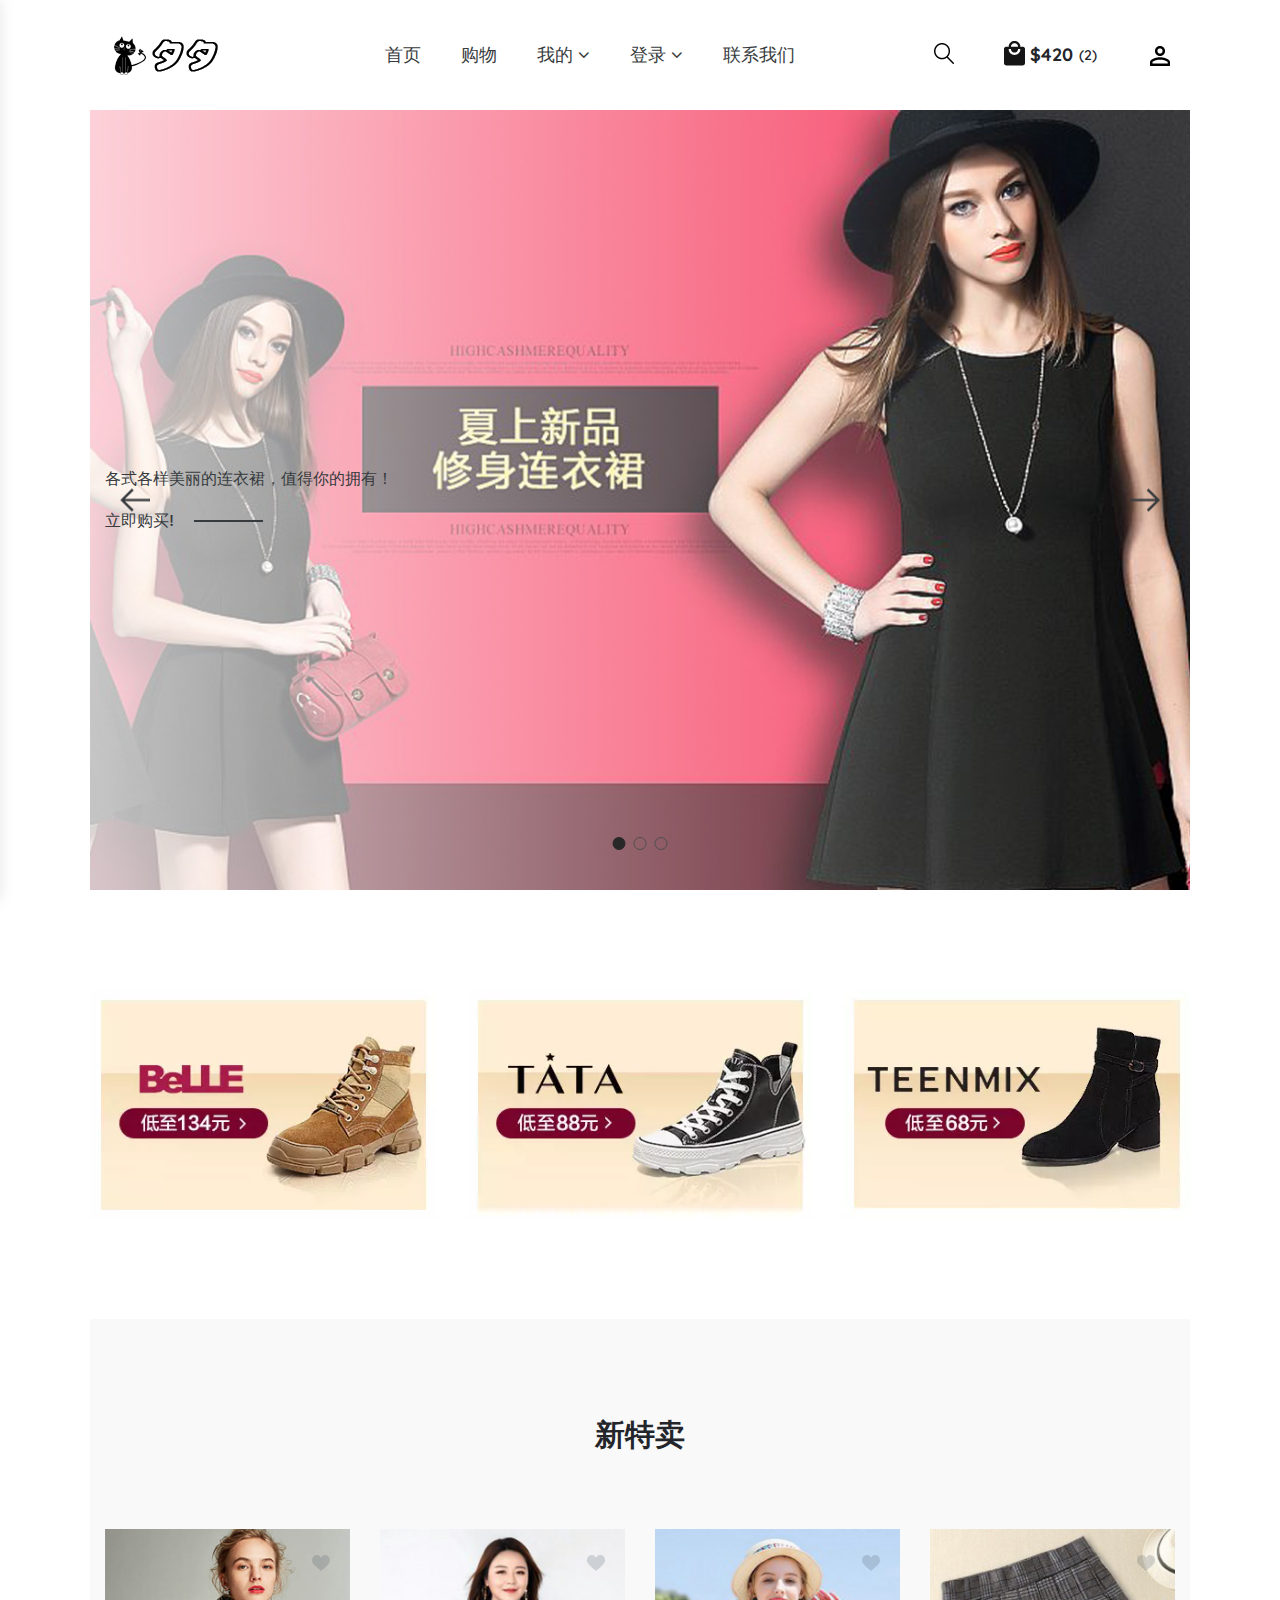
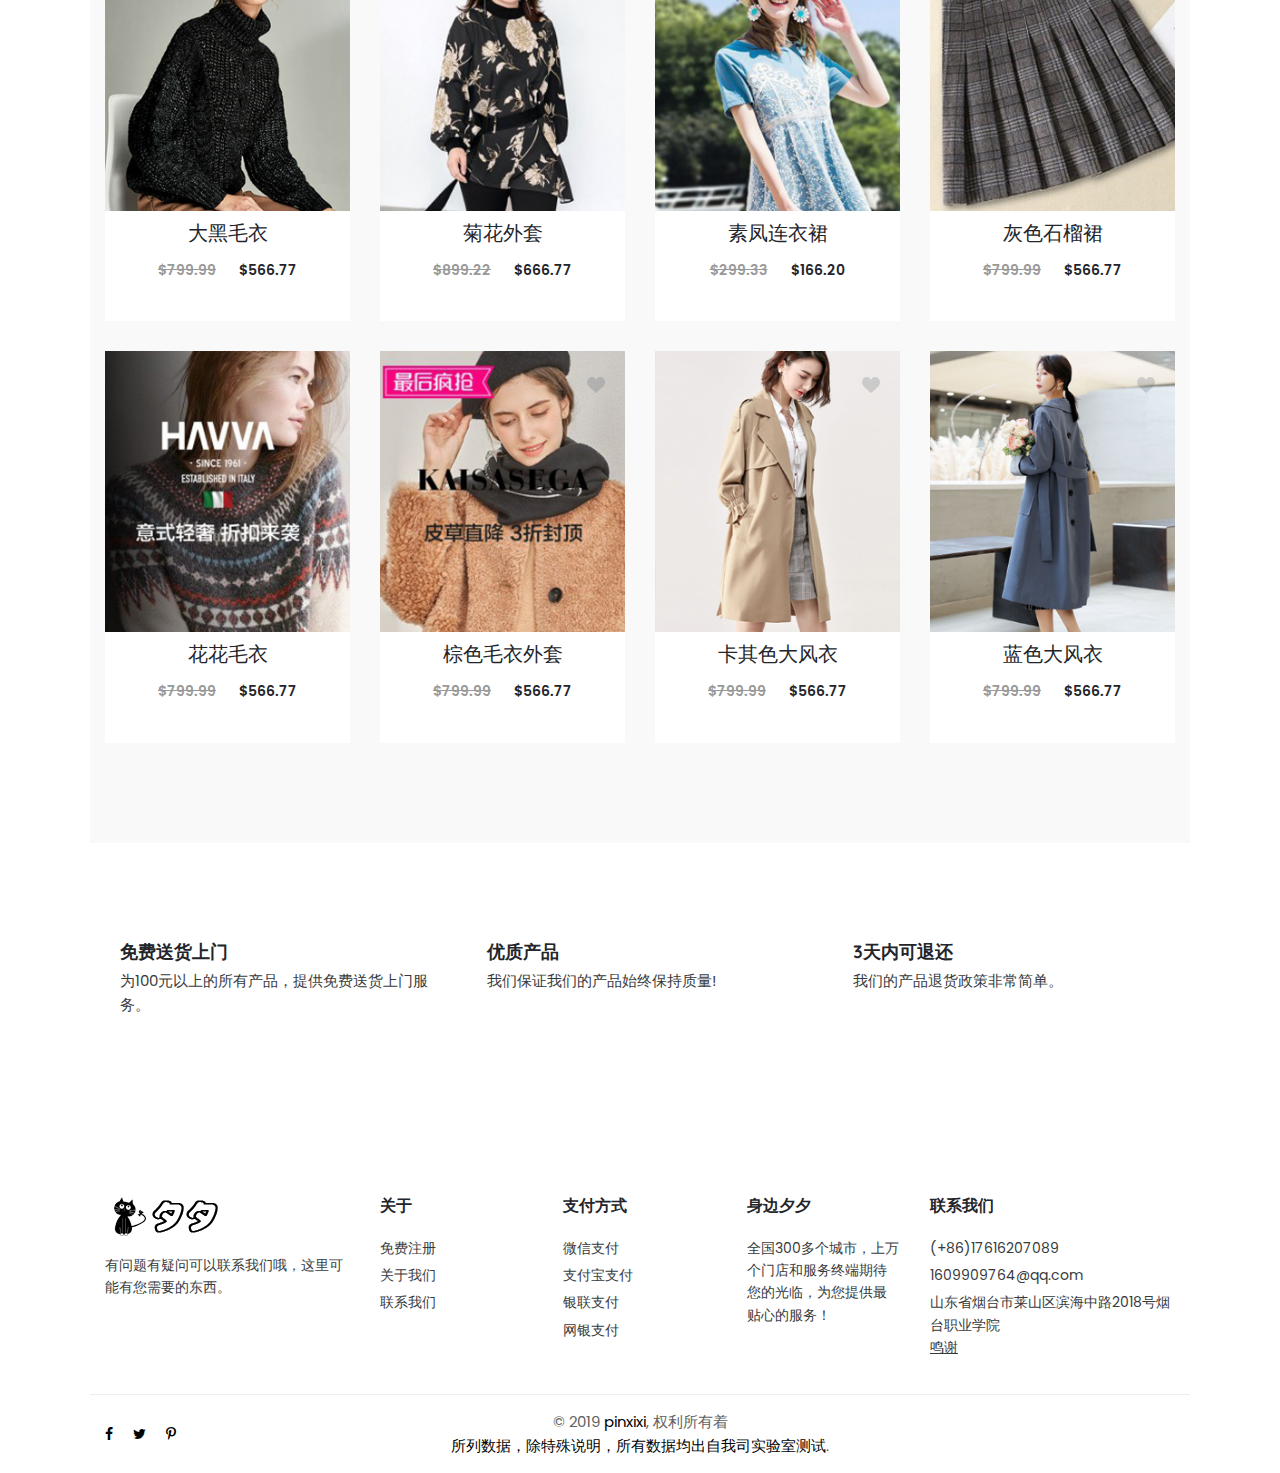
<file: index.html>
﻿<!doctype html>
<html class="no-js" lang="en">
<head>
    <meta charset="utf-8">
    <meta http-equiv="x-ua-compatible" content="ie=edge">
    <title>拼夕夕</title>
    <meta name="robots" content="noindex, follow" />
    <meta name="description" content="">
    <meta name="viewport" content="width=device-width, initial-scale=1">
    <link rel="shortcut icon" type="image/x-icon" href="images/favicon.ico">
    <link rel="stylesheet" href="css/bootstrap.min.css">
    <link rel="stylesheet" href="css/fontawesome.min.css">
    <link rel="stylesheet" href="css/plugins.css">
    <link rel="stylesheet" href="css/helper.css">
    <link rel="stylesheet" href="css/style.css">
    <script src="js/vendor/modernizr-2.8.3.min.js"></script>
    <script src="js/index.js"></script>
    
</head>
<body>
    <div class="site-wrapper boxed-layout pt-0">
        <!-- s -->
        <header class="header-section section position-static">
            <div class="container-fluid">
                <div class="row no-gutters align-items-center">
                    <div class="col-4 col-lg-2 col-xl-3">
                        <!-- Logo-->
                        <div class="header-logo header-logo-one mt-0">
                            <a href="index.html">
                                <img src="images/logo.png" alt="Olson">
                            </a>
                        </div>
                        <!-- Logo-->
                    </div>
                    <!--nav     s-->
                    <div class="col col-lg-7 col-xl-6 d-none d-lg-block">
                        <div class="main-menu mr-lg-100">
                            <nav>
                                <ul>
                                    <li>
                                        <a href="index.html">首页</a>
                                    </li>
                                    <li>
                                        <a href="shop-left-sidebar.html">购物</a>
                                    </li>
                                    <li class="menu-item-has-children">
                                        <a href="#">我的</a>
                                        <ul class="sub-menu">
                                            <li><a href="cart.html">购物车</a></li>
                                            <li><a href="checkout.html">结账</a></li>
                                            <li><a href="wishlist.html">愿望清单</a></li>
                                        </ul>
                                    </li>
                                    <li class="menu-item-has-children">
                                        <a href="login.html">登录</a>
                                        <ul class="sub-menu">
                                            <li><a href="login.html">登录</a></li>
                                            <li><a href="register.html">注册</a></li>
                                        </ul>
                                    </li>
                                    <li><a href="contact.html">联系我们</a></li>
                                </ul>
                            </nav>
                        </div>
                    </div>

                    <div class="col-8 col-lg-3 col-xl-3">
                        <div class="header-shop-links">
                            <div class="shop-links-item header-search">
                                <a href="javascript:void(0)" class="btn-src"><img src="images/icons/search.png" alt="Search"></a>
                                <a href="javascript:void(0)" class="btn-close"><img src="images/icons/close.png" alt="Close"></a>
                                <div class="search-content-wrap">
                                    <form action="#" method="post">
                                        <label for="search" class="sr-only">Search</label>
                                        <input type="text" id="search" placeholder="在此处输入搜索..." />
                                    </form>
                                </div>
                            </div>
                            <div class="shop-links-item header-mini-cart">
                                <a href="cart.html">
                                    <img src="images/icons/cart.png" alt="Cart">$420<span>(2)</span>
                                </a>
                                <div class="mini-cart-wrap mobile-small-right">
                                    <div class="mini-cart-product">
                                        <a href="single-product.html" class="image">
                                            <img src="images/product/product-1.png" alt="">
                                        </a>
                                        <div class="content">
                                            <h5 class="title"><a href="single-product.html">大黑毛衣</a></h5>
                                            <span>$799.99</span>
                                        </div>
                                        <a href="#" class="remove"><i class="fa fa-trash"></i></a>
                                    </div>
                                    <div class="mini-cart-product">
                                        <a href="single-product.html" class="image">
                                            <img src="images/product/product-2.png" alt="">
                                        </a>
                                        <div class="content">
                                            <h5 class="title"><a href="single-product.html">格子衫风衣</a></h5>
                                            <span>$799.99</span>
                                        </div>
                                        <a href="#" class="remove"><i class="fa fa-trash"></i></a>
                                    </div>

                                    <h4 class="total">合计 <span>$1599.98</span></h4>

                                    <div class="buttons">
                                        <a href="checkout.html">结账</a>
                                    </div>

                                </div>
                            </div>
                            <div class="shop-links-item header-account mr-lg-0">
                                <a href="login.html"><img src="images/icons/user.png" alt="Account"></a>
                            </div>

                            <div class="shop-links-item header-menu-icon d-lg-none">
                                <a href="javascript:void(0)" class="menu-toggle"><span class="bar"></span></a>
                            </div>
                        </div>
                    </div>
                </div>
            </div>
        </header>
        <!--  e   -->

        <div class="side-menu-wrap">
            <button class="side-menu-close"><span></span></button>
            <div class="side-menu-inner">

                <div class="side-logo"><a href="index.html"><img src="images/logo.png" alt=""></a></div>

                <div class="side-menu nice-scroll">
                    <nav>
                        <ul>
                            <li>
                                <a href="index.html">首页</a>
                            </li>
                            <li>
                                <a href="shop-left-sidebar.html">购物</a>
                            </li>
                            <li class="menu-item-has-children">
                                <a href="#">我的</a>
                                <ul class="sub-menu">
                                    <li><a href="cart.html">购物车</a></li>
                                    <li><a href="checkout.html">结账</a></li>
                                    <li><a href="wishlist.html">愿望清单</a></li>
                                </ul>
                            </li>
                            <li class="menu-item-has-children">
                                <a href="login.html">登录</a>
                                <ul class="sub-menu">
                                    <li><a href="login.html">登录</a></li>
                                    <li><a href="register.html">注册</a></li>
                                </ul>
                            </li>
                            <li><a href="contact.html">联系我们</a></li>
                        </ul>
                    </nav>
                </div>
                <div class="side-social">
                    <a href="#"><i class="fa fa-facebook"></i></a>
                    <a href="#"><i class="fa fa-twitter"></i></a>
                    <a href="#"><i class="fa fa-pinterest"></i></a>
                    <a href="#"><i class="fa fa-instagram"></i></a>
                    <a href="#"><i class="fa fa-google-plus"></i></a>
                </div>
            </div>
        </div>

        <div class="side-menu-overlay"></div>

        <!-- s -->

        <!-- 1 -->
        <div class="slider-section section">
            <div class="slider-wrapper">
                <div class="slider-slide" data-bg="images/hero/hero-1.jpg">
                    <div class="container">
                        <div class="row">
                            <div class="col-lg-6 col-md-9">
                                <div class="slide-content">
                                    <div class="slide-content-inner">
                                        <p>
                                            各式各样美丽的连衣裙，值得你的拥有！
                                        </p>
                                        <a href="shop-full-width.html">立即购买!</a>
                                    </div>
                                </div>
                            </div>
                        </div>
                    </div>
                </div>
                <!-- 2 -->
                <div class="slider-slide" data-bg="images/hero/hero-2.jpg">
                    <div class="container">
                        <div class="row">
                            <div class="col-lg-6 col-md-9">
                                <div class="slide-content">
                                    <div class="slide-content-inner">
                                        <p>
                                            唐狮tonlion女装品质专场
                                        </p>
                                        <a href="shop-full-width.html">立即购买!</a>
                                    </div>
                                </div>
                            </div>
                        </div>
                    </div>
                </div>
                <!-- 3 -->
                <div class="slider-slide" data-bg="images/hero/hero-3.jpg">
                    <div class="container">
                        <div class="row">
                            <div class="col-lg-6 col-md-9">
                                <div class="slide-content">
                                    <div class="slide-content-inner">
                                        <p>
                                            鳄鱼恤羊绒羊毛秋冬焕新专场
                                        </p>
                                        <a href="shop-full-width.html">立即购买!</a>
                                    </div>
                                </div>
                            </div>
                        </div>
                    </div>
                </div>
            </div>
        </div>
        <!-- e -->
        <!-- s -->
        <div class="banner-section section mt-100 mb-80 mt-xs-70 mb-xs-50">
            <div class="container-fluid p-0">
                <div class="row">
                    <div class="col-md-4 col-12 mb-20">
                        <div class="banner"><a href="#"><img src="images/banner/banner-1.jpg" alt="Banner"></a></div>
                    </div>

                    <div class="col-md-4 col-12 mb-20">
                        <div class="banner"><a href="#"><img src="images/banner/banner-2.jpg" alt="Banner"></a></div>
                    </div>

                    <div class="col-md-4 col-12 mb-20">
                        <div class="banner"><a href="#"><img src="images/banner/banner-3.jpg" alt="Banner"></a></div>
                    </div>
                </div>
            </div>
        </div>
        <!-- e -->
        <!-- s -->
        <div class="product-section section bg-gray pt-100 pb-70 pt-xs-70 pb-xs-40">
            <div class="container">
                <div class="row">
                    <div class="section-title text-center col mb-80 mb-xs-50">
                        <h1>新特卖</h1>
                    </div>
                </div>

                <div class="row">
                    <div class="col-lg-3 col-md-6 col-12 mb-30">

                        <div class="product-item bg-white">
                            <div class="product-inner">

                                <div class="image-wrap">
                                    <a href="single-product.html" class="image">
                                        <img src="images/product/product-1.png" alt="">
                                    </a>
                                    <a href="#" class="wishlist">
                                        <img src="images/icons/heart.png"
                                             alt="Wishlist">
                                    </a>
                                    <div class="actions">
                                        <a href="#"><i class="fa fa-shopping-cart"></i></a>
                                        <a href="#"><i class="fa fa-eye"></i></a>

                                    </div>
                                </div>

                                <div class="content text-center">
                                    <h4 class="title"><a href="single-product.html">大黑毛衣</a></h4>
                                    <div class="price">
                                        <del class="price-old">$799.99</del>
                                        <span class="price-sale">$566.77</span>
                                    </div>

                                </div>

                            </div>
                        </div>

                    </div>

                    <div class="col-lg-3 col-md-6 col-12 mb-30">

                        <div class="product-item bg-white">
                            <div class="product-inner">

                                <div class="image-wrap">
                                    <a href="single-product.html" class="image">
                                        <img src="images/product/product-2.png" alt="">
                                    </a>
                                    <a href="#" class="wishlist">
                                        <img src="images/icons/heart.png"
                                             alt="Wishlist">
                                    </a>
                                    <div class="actions">
                                        <a href="#"><i class="fa fa-shopping-cart"></i></a>
                                        <a href="#"><i class="fa fa-eye"></i></a>
                                    </div>
                                </div>

                                <div class="content text-center">
                                    <h4 class="title"><a href="single-product.html">菊花外套</a></h4>
                                    <div class="price">
                                        <del class="price-old">$899.22</del>
                                        <span class="price-sale">$666.77</span>
                                    </div>

                                </div>

                            </div>
                        </div>

                    </div>

                    <div class="col-lg-3 col-md-6 col-12 mb-30">

                        <div class="product-item bg-white">
                            <div class="product-inner">

                                <div class="image-wrap">
                                    <a href="single-product.html" class="image">
                                        <img src="images/product/product-3.png" alt="">
                                    </a>
                                    <a href="#" class="wishlist">
                                        <img src="images/icons/heart.png"
                                             alt="Wishlist">
                                    </a>
                                    <div class="actions">
                                        <a href="#"><i class="fa fa-shopping-cart"></i></a>
                                        <a href="#"><i class="fa fa-eye"></i></a>
                                    </div>
                                </div>

                                <div class="content text-center">
                                    <h4 class="title"><a href="single-product.html">素凤连衣裙</a></h4>
                                    <div class="price">
                                        <del class="price-old">$299.33</del>
                                        <span class="price-sale">$166.20</span>
                                    </div>

                                </div>

                            </div>
                        </div>

                    </div>

                    <div class="col-lg-3 col-md-6 col-12 mb-30">

                        <div class="product-item bg-white">
                            <div class="product-inner">

                                <div class="image-wrap">
                                    <a href="single-product.html" class="image">
                                        <img src="images/product/product-4.png" alt="">
                                    </a>
                                    <a href="#" class="wishlist">
                                        <img src="images/icons/heart.png"
                                             alt="Wishlist">
                                    </a>
                                    <div class="actions">
                                        <a href="#"><i class="fa fa-shopping-cart"></i></a>
                                        <a href="#"><i class="fa fa-eye"></i></a>
                                    </div>
                                </div>

                                <div class="content text-center">
                                    <h4 class="title"><a href="single-product.html">灰色石榴裙</a></h4>
                                    <div class="price">
                                        <del class="price-old">$799.99</del>
                                        <span class="price-sale">$566.77</span>
                                    </div>

                                </div>

                            </div>
                        </div>

                    </div>

                    <div class="col-lg-3 col-md-6 col-12 mb-30">

                        <div class="product-item bg-white">
                            <div class="product-inner">

                                <div class="image-wrap">
                                    <a href="single-product.html" class="image">
                                        <img src="images/product/product-5.png" alt="">
                                    </a>
                                    <a href="#" class="wishlist">
                                        <img src="images/icons/heart.png"
                                             alt="Wishlist">
                                    </a>
                                    <div class="actions">
                                        <a href="#"><i class="fa fa-shopping-cart"></i></a>
                                        <a href="#"><i class="fa fa-eye"></i></a>
                                    </div>
                                </div>

                                <div class="content text-center">
                                    <h4 class="title"><a href="single-product.html">花花毛衣</a></h4>
                                    <div class="price">
                                        <del class="price-old">$799.99</del>
                                        <span class="price-sale">$566.77</span>
                                    </div>

                                </div>

                            </div>
                        </div>

                    </div>

                    <div class="col-lg-3 col-md-6 col-12 mb-30">

                        <div class="product-item bg-white">
                            <div class="product-inner">

                                <div class="image-wrap">
                                    <a href="single-product.html" class="image">
                                        <img src="images/product/product-6.png" alt="">
                                    </a>
                                    <a href="#" class="wishlist">
                                        <img src="images/icons/heart.png"
                                             alt="Wishlist">
                                    </a>
                                    <div class="actions">
                                        <a href="#"><i class="fa fa-shopping-cart"></i></a>
                                        <a href="#"><i class="fa fa-eye"></i></a>
                                    </div>
                                </div>

                                <div class="content text-center">
                                    <h4 class="title"><a href="single-product.html">棕色毛衣外套</a></h4>
                                    <div class="price">
                                        <del class="price-old">$799.99</del>
                                        <span class="price-sale">$566.77</span>
                                    </div>

                                </div>

                            </div>
                        </div>

                    </div>

                    <div class="col-lg-3 col-md-6 col-12 mb-30">

                        <div class="product-item bg-white">
                            <div class="product-inner">

                                <div class="image-wrap">
                                    <a href="single-product.html" class="image">
                                        <img src="images/product/product-7.png" alt="">
                                    </a>
                                    <a href="#" class="wishlist">
                                        <img src="images/icons/heart.png"
                                             alt="Wishlist">
                                    </a>
                                    <div class="actions">
                                        <a href="#"><i class="fa fa-shopping-cart"></i></a>
                                        <a href="#"><i class="fa fa-eye"></i></a>
                                    </div>
                                </div>

                                <div class="content text-center">
                                    <h4 class="title"><a href="single-product.html">卡其色大风衣</a></h4>
                                    <div class="price">
                                        <del class="price-old">$799.99</del>
                                        <span class="price-sale">$566.77</span>
                                    </div>

                                </div>

                            </div>
                        </div>

                    </div>

                    <div class="col-lg-3 col-md-6 col-12 mb-30">

                        <div class="product-item bg-white">
                            <div class="product-inner">

                                <div class="image-wrap">
                                    <a href="single-product.html" class="image">
                                        <img src="images/product/product-8.png" alt="">
                                    </a>
                                    <a href="#" class="wishlist">
                                        <img src="images/icons/heart.png"
                                             alt="Wishlist">
                                    </a>
                                    <div class="actions">
                                        <a href="#"><i class="fa fa-shopping-cart"></i></a>
                                        <a href="#"><i class="fa fa-eye"></i></a>
                                    </div>
                                </div>

                                <div class="content text-center">
                                    <h4 class="title"><a href="single-product.html">蓝色大风衣</a></h4>
                                    <div class="price">
                                        <del class="price-old">$799.99</del>
                                        <span class="price-sale">$566.77</span>
                                    </div>

                                </div>

                            </div>
                        </div>

                    </div>
                </div>
            </div>
        </div>


        <div class="product-section section mb-100 mb-xs-70">
            <div class="container">
            </div>
        </div>


        <div class="call-to-action section mb-100 mb-xs-70">
            <div class="container">
                <div class="row">
                    <div class="col-lg-4">
                        <div class="call-to-action-item mt-0">
                            <div class="call-to-action-item__icon">
                                <!--<img src="images/icons/fast-delivery.png" alt="fast delivery">-->
                            </div>
                            <div class="call-to-action-item__info">
                                <h3>免费送货上门</h3>
                                <p>
                                    为100元以上的所有产品，提供免费送货上门服务。
                                </p>
                            </div>
                        </div>
                    </div>

                    <div class="col-lg-4">
                        <div class="call-to-action-item">
                            <div class="call-to-action-item__icon">
                                <!--<img src="images/icons/quality.png" alt="quality">-->
                            </div>
                            <div class="call-to-action-item__info">
                                <h3>优质产品</h3>
                                <p>
                                    我们保证我们的产品始终保持质量!
                                </p>
                            </div>
                        </div>
                    </div>

                    <div class="col-lg-4">
                        <div class="call-to-action-item">
                            <div class="call-to-action-item__icon">
                                <!--<img src="images/icons/return.png" alt="return">-->
                            </div>
                            <div class="call-to-action-item__info">
                                <h3>3天内可退还</h3>
                                <p>
                                    我们的产品退货政策非常简单。
                                </p>
                            </div>
                        </div>
                    </div>
                </div>
            </div>
        </div>
        <!-- footer s --><hr />
        <footer class="footer-section section">

            <div class="footer-widget-area pt-80 pb-30">
                <div class="container">
                    <div class="footer-widget-content">
                        <div class="row">
                            <!-- s -->
                            <div class="col-md-12 col-lg-3">
                                <div class="footer-widget-item-wrap">
                                    <div class="widget-body">
                                        <div class="about-text pt-38 pt-sm-0 pt-md-0">
                                            <a href="index.html"><img src="images/logo.png" alt="Logo" /></a>
                                            <p>
                                                有问题有疑问可以联系我们哦，这里可能有您需要的东西。
                                            </p>
                                            <p class="d-none d-md-block d-lg-none">
                                                Lorem ipsum dolor sit amet, consectetur
                                                adipisicing elit. Animi asperiores aspernatur consectetur distinctio eius enim
                                                eum fuga incidunt maiores molestias nihil, odio reiciendis sed. Architecto iure
                                                nihil tempora veniam voluptate!
                                            </p>
                                        </div>
                                    </div>
                                </div>
                            </div>

                            <div class="col-sm-3 col-lg-2">
                                <div class="footer-widget-item-wrap">
                                    <h3 class="widget-title">关于</h3>
                                    <div class="widget-body">
                                        <ul class="footer-list">
                                            <li><a href="register.html">免费注册</a></li>
                                            <li><a href="#">关于我们</a></li>
                                            <li><a href="contact.html">联系我们</a></li>
                                        </ul>
                                    </div>
                                </div>
                            </div>

                            <div class="col-sm-3 col-lg-2">
                                <div class="footer-widget-item-wrap">
                                    <h3 class="widget-title">支付方式</h3>
                                    <div class="widget-body">
                                        <ul class="footer-list">
                                            <li><a href="#">微信支付</a></li>
                                            <li><a href="#">支付宝支付</a></li>
                                            <li><a href="#">银联支付</a></li>
                                            <li><a href="#">网银支付</a></li>
                                        </ul>
                                    </div>
                                </div>
                            </div>

                            <div class="col-sm-3 col-lg-2">
                                <div class="footer-widget-item-wrap">
                                    <h3 class="widget-title">身边夕夕</h3>
                                    <div class="widget-body">
                                        <ul class="footer-list">
                                            <li><a href="#">全国300多个城市，上万个门店和服务终端期待您的光临，为您提供最贴心的服务！</a></li>
                                        </ul>
                                    </div>
                                </div>
                            </div>

                            <div class="col-sm-3 col-lg-3">
                                <div class="footer-widget-item-wrap">
                                    <h3 class="widget-title">联系我们</h3>
                                    <div class="widget-body">
                                        <div class="contact-text">
                                            <a href="#">(+86)17616207089</a>
                                            <a href="#">1609909764@qq.com</a>
                                            <p>山东省烟台市莱山区滨海中路2018号烟台职业学院</p>
                                            <a href="#" class="d-block mt-22"><u>鸣谢</u></a>
                                        </div>
                                    </div>
                                </div>
                            </div>
                        </div><!-- row-->
                    </div>
                </div>
            </div>
            <!-- Footer End ->
            <!--  Footer foot Start -->
            <div class="footer-bottom-wrapper pt-15 pb-15">
                <div class="container">
                    <div class="row">
                        <div class="col-sm-3 col-lg-3 m-auto order-1">
                            <div class="footer-social-icons nav justify-content-center justify-content-sm-start mb-xs-10">
                                <a href="#" target="_blank"><i class="fa fa-facebook"></i></a>
                                <a href="#" target="_blank"><i class="fa fa-twitter"></i></a>
                                <a href="#" target="_blank"><i class="fa fa-pinterest-p"></i></a>
                            </div>
                        </div>

                        <div class="col-sm-5 col-lg-6 m-auto order-3 order-sm-2 text-center text-sm-left text-lg-center">
                            <div class="copyright-text mt-xs-10 ">
                                <p>&copy; 2019 <a href="index.html">pinxixi</a>, 权利所有着<a href="#" title="bootstrapmb">所列数据，除特殊说明，所有数据均出自我司实验室测试</a>.</p>
                            </div>
                        </div>

                        <div class="col-sm-4 col-lg-3 m-auto order-2 text-center text-md-right">
                        </div>
                    </div>
                </div>
            </div>
            <!-- e -->
        </footer>
        <!--  Footers  e -->

    </div>

    <!-- JS -->
    <script src="js/vendor/jquery-1.12.4.min.js"></script>
    <script src="js/popper.min.js"></script>
    <script src="js/bootstrap.min.js"></script>
    <script src="js/plugins.js"></script>
    <script src="js/ajax-mail.js"></script>
    <script src="js/main.js"></script> 


</body>

</html>
</file>
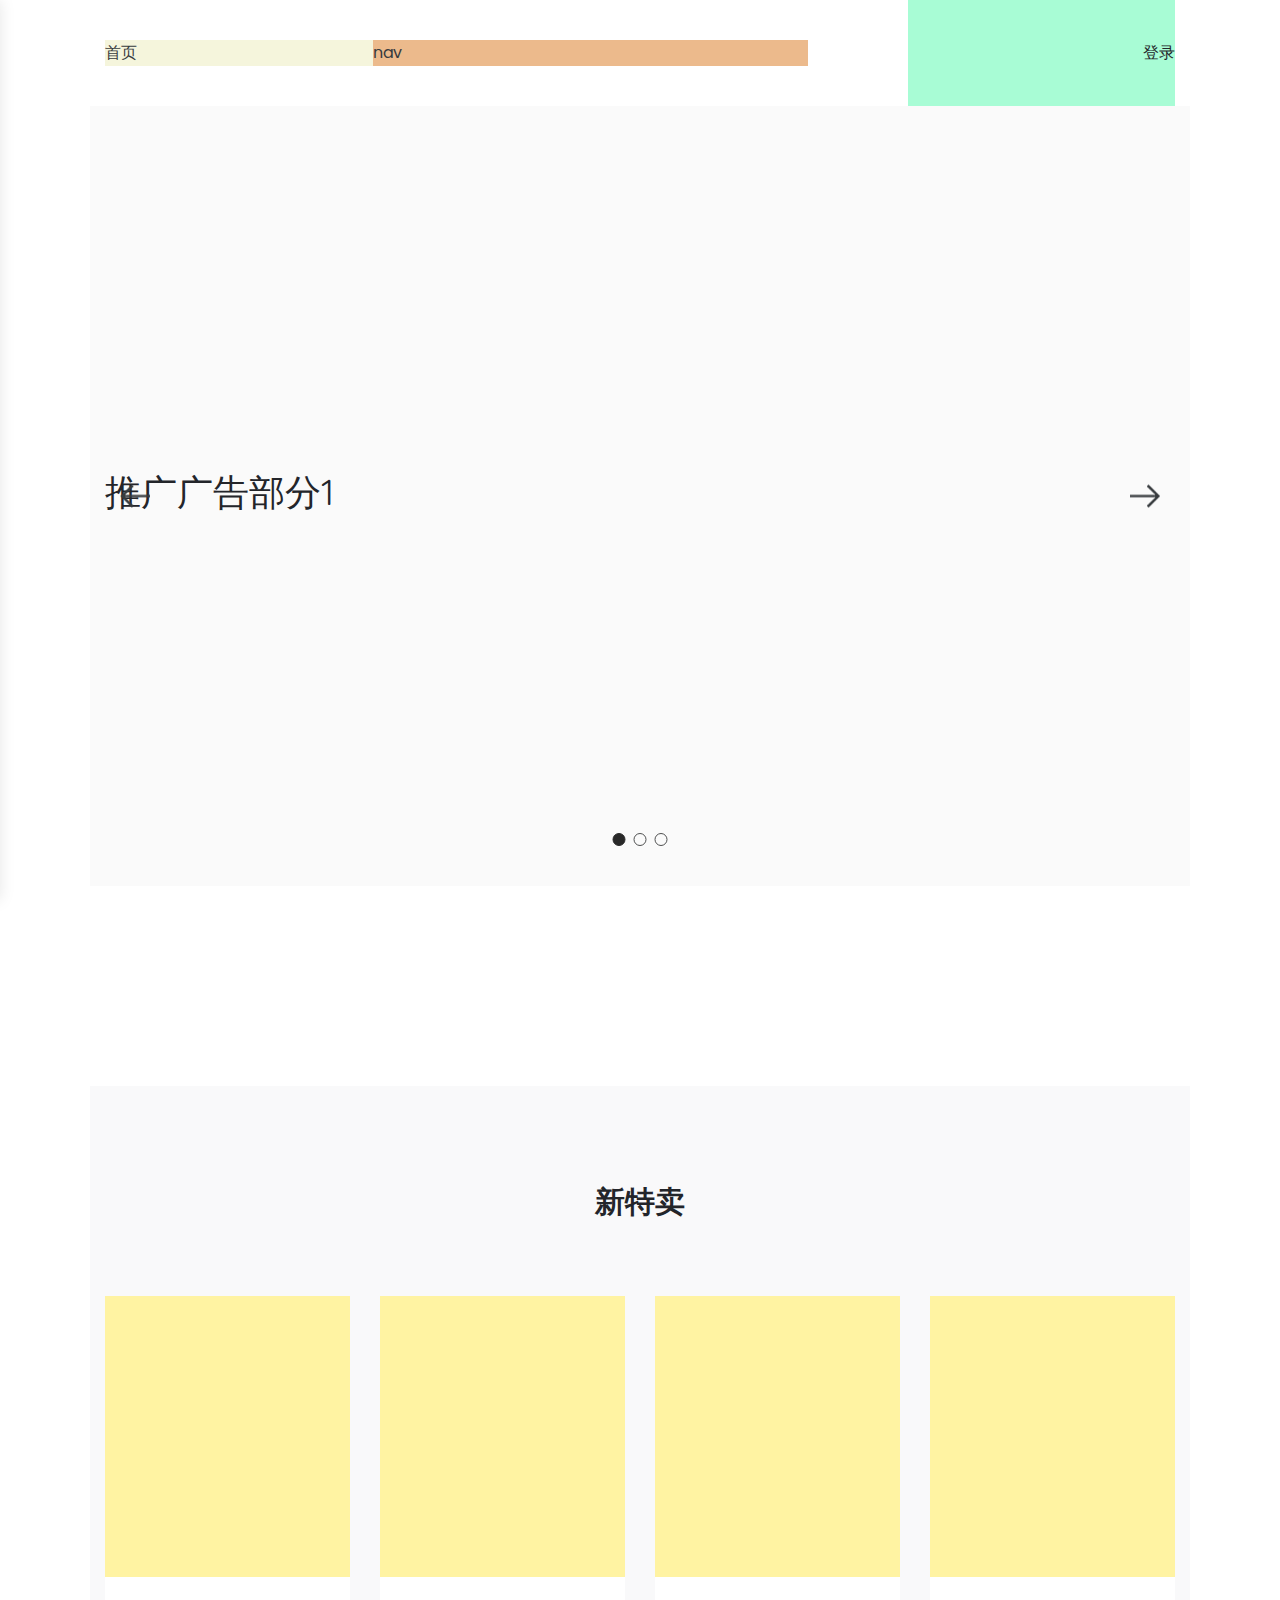
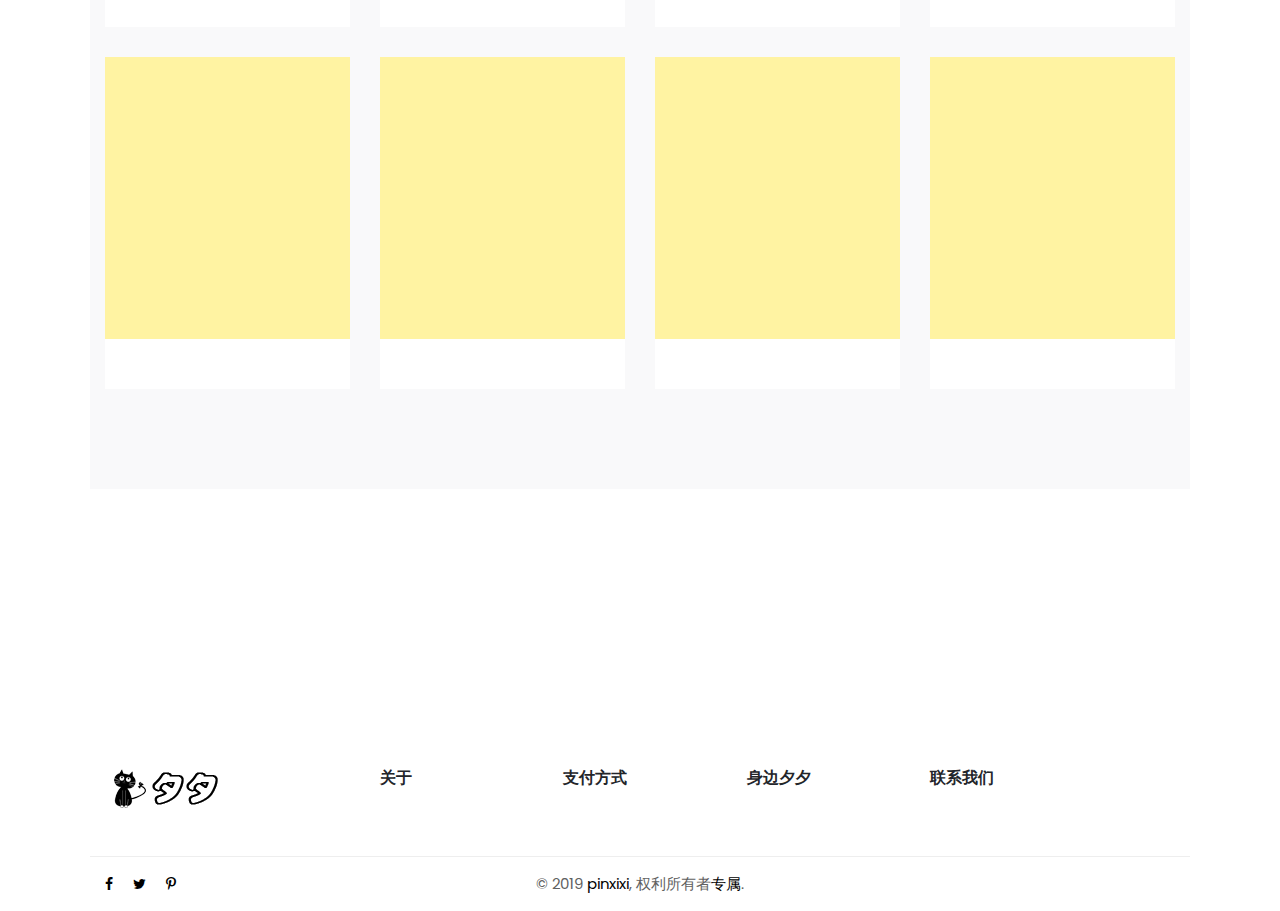
<file: A响应式布局轮廓A响应式布局轮廓.html>
﻿<!doctype html>
<html class="no-js" lang="en">
<head>
    <meta charset="utf-8">
    <meta http-equiv="x-ua-compatible" content="ie=edge">
    <title>拼夕夕</title>
    <meta name="robots" content="noindex, follow" />
    <meta name="description" content="">
    <meta name="viewport" content="width=device-width, initial-scale=1">
    <link rel="shortcut icon" type="image/x-icon" href="images/favicon.ico">
    <link rel="stylesheet" href="css/bootstrap.min.css">
    <link rel="stylesheet" href="css/fontawesome.min.css">
    <link rel="stylesheet" href="css/plugins.css">
    <link rel="stylesheet" href="css/helper.css">
    <link rel="stylesheet" href="css/style.css">
    <script src="js/vendor/modernizr-2.8.3.min.js"></script>
    <script src="js/index.js"></script>
    
</head>
<body>
    <div class="site-wrapper boxed-layout pt-0">
        <!-- s -->
        <header class="header-section section position-static">
            <div class="container-fluid">
                <div class="row no-gutters align-items-center">
                    <div class="col-4 col-lg-2 col-xl-3">
                        <!-- Logo-->
                        <div class="header-logo header-logo-one mt-0" style="background-color: beige;">
                                首页
                        </div>
                        <!-- Logo-->
                    </div>
                    <!--nav     s-->
                    <div class="col col-lg-7 col-xl-6 d-none d-lg-block">
                        <div class="main-menu mr-lg-100">
                            <nav style="background-color: rgb(236, 186, 140);">
                                nav
                                
                            </nav>
                        </div>
                    </div>

                    <div class="col-8 col-lg-3 col-xl-3">
                        <div class="header-shop-links" style="background-color: rgb(168, 252, 213);">
                            <div class="shop-links-item header-search">
                                
                            </div>
                            <div class="shop-links-item header-mini-cart">
                                
                            </div>
                            <div class="shop-links-item header-account mr-lg-0">
                                <a href="login.html">登录
                            </div>

                            <div class="shop-links-item header-menu-icon d-lg-none">
                                <a href="javascript:void(0)" class="menu-toggle"><span class="bar"></span></a>
                            </div>
                        </div>
                    </div>
                </div>
            </div>
        </header>
        <!--  e   -->

        <div class="side-menu-wrap">
            <button class="side-menu-close"><span></span></button>
            <div class="side-menu-inner">

                <div class="side-logo"><a href="#"><img src="images/logo.png" alt=""></a></div>

                <div class="side-menu nice-scroll">
                    <nav>
                        <ul>
                            <li>
                                <!-- <a href="index.html">首页</a> -->
                            </li>
                            <li>
                                <!-- <a href="shop-left-sidebar.html">购物</a> -->
                            </li>
                            <li class="menu-item-has-children">
                                <!-- <a href="#">我的</a>
                                <ul class="sub-menu">
                                    <li><a href="cart.html">购物车</a></li>
                                    <li><a href="checkout.html">结账</a></li>
                                    <li><a href="wishlist.html">愿望清单</a></li>
                                </ul> -->
                            </li>
                            <li class="menu-item-has-children">
                                <!-- <a href="login.html">登录</a>
                                <ul class="sub-menu">
                                    <li><a href="login.html">登录</a></li>
                                    <li><a href="register.html">注册</a></li>
                                </ul> -->
                            </li>
                            <!-- <li><a href="contact.html">联系我们</a></li> -->
                        </ul>
                    </nav>
                </div>
                <div class="side-social">
                    <a href="#"><i class="fa fa-facebook"></i></a>
                    <a href="#"><i class="fa fa-twitter"></i></a>
                    <a href="#"><i class="fa fa-pinterest"></i></a>
                    <a href="#"><i class="fa fa-instagram"></i></a>
                    <a href="#"><i class="fa fa-google-plus"></i></a>
                </div>
            </div>
        </div>

        <div class="side-menu-overlay"></div>

        <!-- s -->

        <!-- 1 -->
        <div class="slider-section section">
            <div class="slider-wrapper">
                <div class="slider-slide" data-bg="#">
                    <div class="container">
                        <div class="row">
                            <div class="col-lg-6 col-md-9">
                                 <div class="slide-content">
                                     <h1>推广广告部分1</h1>
                                   <!-- <div class="slide-content-inner">
                                        <p>
                                            各式各样美丽的连衣裙，值得你的拥有！
                                        </p>
                                        <a href="shop-full-width.html">立即购买!</a>
                                    </div>-->
                                </div>    
                            </div>
                        </div>
                    </div>
                </div>
                <!-- 2 -->
                <div class="slider-slide" data-bg="#">
                    <div class="container">
                        <div class="row">
                            <div class="col-lg-6 col-md-9">
                                <div class="slide-content">
                                        <h1>推广广告部分2</h1>
                                    <!-- <div class="slide-content-inner">
                                        <p>
                                            唐狮tonlion女装品质专场
                                        </p>
                                        <a href="shop-full-width.html">立即购买!</a>
                                    </div> -->
                                </div>
                            </div>
                        </div>
                    </div>
                </div>
                <!-- 3 -->
                <div class="slider-slide" data-bg="#">
                    <div class="container">
                        <div class="row">
                            <div class="col-lg-6 col-md-9">
                                <div class="slide-content">
                                        <h1>推广广告部分3</h1>
                                    <!-- <div class="slide-content-inner">
                                        <p>
                                            鳄鱼恤羊绒羊毛秋冬焕新专场
                                        </p>
                                        <a href="shop-full-width.html">立即购买!</a>
                                    </div> -->
                                </div>
                            </div>
                        </div>
                    </div>
                </div>
            </div>
        </div>
        <!-- e -->
        <!-- s -->
        <div class="banner-section section mt-100 mb-80 mt-xs-70 mb-xs-50">
            <div class="container-fluid p-0">
                <div class="row">
                    <div class="col-md-4 col-12 mb-20">
                        <!-- <div class="banner"><a href="#"><img src="images/banner/banner-1.jpg" alt="Banner"></a></div> -->
                    </div>

                    <div class="col-md-4 col-12 mb-20">
                        <!-- <div class="banner"><a href="#"><img src="images/banner/banner-2.jpg" alt="Banner"></a></div> -->
                    </div>

                    <div class="col-md-4 col-12 mb-20">
                        <!-- <div class="banner"><a href="#"><img src="images/banner/banner-3.jpg" alt="Banner"></a></div> -->
                    </div>
                </div>
            </div>
        </div>
        <!-- e -->
        <!-- s -->
        <div class="product-section section bg-gray pt-100 pb-70 pt-xs-70 pb-xs-40">
            <div class="container">
                <div class="row">
                    <div class="section-title text-center col mb-80 mb-xs-50">
                        <h1>新特卖</h1>
                    </div>
                </div>

                <div class="row">
                    <div class="col-lg-3 col-md-6 col-12 mb-30">

                        <div class="product-item bg-white">
                            <div class="product-inner">

                                <div class="image-wrap">
                                    <a  class="image">
                                        <img src="images/product/product-0.png" alt="">
                                    </a>
                                    <!-- <a  class="wishlist">
                                        <img src="images/icons/heart.png"
                                             alt="Wishlist">
                                    </a> -->
                                    <div class="actions">
                                        <!-- <a href="#"><i class="fa fa-shopping-cart"></i></a>
                                        <a href="#"><i class="fa fa-eye"></i></a> -->

                                    </div>
                                </div>

                                <div class="content text-center">
                                    <!-- <h4 class="title"><a href="single-product.html">大黑毛衣</a></h4> -->
                                    <div class="price">
                                        <!-- <del class="price-old">$799.99</del> -->
                                        <!-- <span class="price-sale">$566.77</span> -->
                                    </div>

                                </div>

                            </div>
                        </div>

                    </div>

                    <div class="col-lg-3 col-md-6 col-12 mb-30">

                        <div class="product-item bg-white">
                            <div class="product-inner">

                                    <div class="image-wrap">
                                            <a  class="image">
                                                <img src="images/product/product-0.png" alt="">
                                            </a>
                                            <!-- <a  class="wishlist">
                                                <img src="images/icons/heart.png"
                                                     alt="Wishlist">
                                            </a> -->
                                            <div class="actions">
                                                <!-- <a href="#"><i class="fa fa-shopping-cart"></i></a>
                                                <a href="#"><i class="fa fa-eye"></i></a> -->
        
                                            </div>
                                        </div>
        
                                        <div class="content text-center">
                                            <!-- <h4 class="title"><a href="single-product.html">大黑毛衣</a></h4> -->
                                            <div class="price">
                                                <!-- <del class="price-old">$799.99</del> -->
                                                <!-- <span class="price-sale">$566.77</span> -->
                                            </div>
        
                                        </div>

                            </div>
                        </div>

                    </div>

                    <div class="col-lg-3 col-md-6 col-12 mb-30">

                        <div class="product-item bg-white">
                            <div class="product-inner">

                                    <div class="image-wrap">
                                            <a  class="image">
                                                <img src="images/product/product-0.png" alt="">
                                            </a>
                                            <!-- <a  class="wishlist">
                                                <img src="images/icons/heart.png"
                                                     alt="Wishlist">
                                            </a> -->
                                            <div class="actions">
                                                <!-- <a href="#"><i class="fa fa-shopping-cart"></i></a>
                                                <a href="#"><i class="fa fa-eye"></i></a> -->
        
                                            </div>
                                        </div>
        
                                        <div class="content text-center">
                                            <!-- <h4 class="title"><a href="single-product.html">大黑毛衣</a></h4> -->
                                            <div class="price">
                                                <!-- <del class="price-old">$799.99</del> -->
                                                <!-- <span class="price-sale">$566.77</span> -->
                                            </div>
        
                                        </div>

                            </div>
                        </div>

                    </div>

                    <div class="col-lg-3 col-md-6 col-12 mb-30">

                        <div class="product-item bg-white">
                            <div class="product-inner">

                                    <div class="image-wrap">
                                            <a  class="image">
                                                <img src="images/product/product-0.png" alt="">
                                            </a>
                                            <!-- <a  class="wishlist">
                                                <img src="images/icons/heart.png"
                                                     alt="Wishlist">
                                            </a> -->
                                            <div class="actions">
                                                <!-- <a href="#"><i class="fa fa-shopping-cart"></i></a>
                                                <a href="#"><i class="fa fa-eye"></i></a> -->
        
                                            </div>
                                        </div>
        
                                        <div class="content text-center">
                                            <!-- <h4 class="title"><a href="single-product.html">大黑毛衣</a></h4> -->
                                            <div class="price">
                                                <!-- <del class="price-old">$799.99</del> -->
                                                <!-- <span class="price-sale">$566.77</span> -->
                                            </div>
        
                                        </div>

                            </div>
                        </div>

                    </div>

                    <div class="col-lg-3 col-md-6 col-12 mb-30">

                        <div class="product-item bg-white">
                            <div class="product-inner">

                                    <div class="image-wrap">
                                            <a  class="image">
                                                <img src="images/product/product-0.png" alt="">
                                            </a>
                                            <!-- <a  class="wishlist">
                                                <img src="images/icons/heart.png"
                                                     alt="Wishlist">
                                            </a> -->
                                            <div class="actions">
                                                <!-- <a href="#"><i class="fa fa-shopping-cart"></i></a>
                                                <a href="#"><i class="fa fa-eye"></i></a> -->
        
                                            </div>
                                        </div>
        
                                        <div class="content text-center">
                                            <!-- <h4 class="title"><a href="single-product.html">大黑毛衣</a></h4> -->
                                            <div class="price">
                                                <!-- <del class="price-old">$799.99</del> -->
                                                <!-- <span class="price-sale">$566.77</span> -->
                                            </div>
        
                                        </div>

                            </div>
                        </div>

                    </div>

                    <div class="col-lg-3 col-md-6 col-12 mb-30">

                        <div class="product-item bg-white">
                            <div class="product-inner">

                                    <div class="image-wrap">
                                            <a  class="image">
                                                <img src="images/product/product-0.png" alt="">
                                            </a>
                                            <!-- <a  class="wishlist">
                                                <img src="images/icons/heart.png"
                                                     alt="Wishlist">
                                            </a> -->
                                            <div class="actions">
                                                <!-- <a href="#"><i class="fa fa-shopping-cart"></i></a>
                                                <a href="#"><i class="fa fa-eye"></i></a> -->
        
                                            </div>
                                        </div>
        
                                        <div class="content text-center">
                                            <!-- <h4 class="title"><a href="single-product.html">大黑毛衣</a></h4> -->
                                            <div class="price">
                                                <!-- <del class="price-old">$799.99</del> -->
                                                <!-- <span class="price-sale">$566.77</span> -->
                                            </div>
        
                                        </div>

                            </div>
                        </div>

                    </div>

                    <div class="col-lg-3 col-md-6 col-12 mb-30">

                        <div class="product-item bg-white">
                            <div class="product-inner">

                                    <div class="image-wrap">
                                            <a  class="image">
                                                <img src="images/product/product-0.png" alt="">
                                            </a>
                                            <!-- <a  class="wishlist">
                                                <img src="images/icons/heart.png"
                                                     alt="Wishlist">
                                            </a> -->
                                            <div class="actions">
                                                <!-- <a href="#"><i class="fa fa-shopping-cart"></i></a>
                                                <a href="#"><i class="fa fa-eye"></i></a> -->
        
                                            </div>
                                        </div>
        
                                        <div class="content text-center">
                                            <!-- <h4 class="title"><a href="single-product.html">大黑毛衣</a></h4> -->
                                            <div class="price">
                                                <!-- <del class="price-old">$799.99</del> -->
                                                <!-- <span class="price-sale">$566.77</span> -->
                                            </div>
        
                                        </div>

                            </div>
                        </div>

                    </div>

                    <div class="col-lg-3 col-md-6 col-12 mb-30">

                        <div class="product-item bg-white">
                            <div class="product-inner">

                                    <div class="image-wrap">
                                            <a  class="image">
                                                <img src="images/product/product-0.png" alt="">
                                            </a>
                                            <!-- <a  class="wishlist">
                                                <img src="images/icons/heart.png"
                                                     alt="Wishlist">
                                            </a> -->
                                            <div class="actions">
                                                <!-- <a href="#"><i class="fa fa-shopping-cart"></i></a>
                                                <a href="#"><i class="fa fa-eye"></i></a> -->
        
                                            </div>
                                        </div>
        
                                        <div class="content text-center">
                                            <!-- <h4 class="title"><a href="single-product.html">大黑毛衣</a></h4> -->
                                            <div class="price">
                                                <!-- <del class="price-old">$799.99</del> -->
                                                <!-- <span class="price-sale">$566.77</span> -->
                                            </div>
        
                                        </div>

                            </div>
                        </div>

                    </div>
                </div>
            </div>
        </div>


        <div class="product-section section mb-100 mb-xs-70">
            <div class="container">
            </div>
        </div>


        <div class="call-to-action section mb-100 mb-xs-70">
            <div class="container">
                <div class="row">
                    <div class="col-lg-4">
                        <div class="call-to-action-item mt-0">
                            <div class="call-to-action-item__icon">
                                <!--<img src="images/icons/fast-delivery.png" alt="fast delivery">-->
                            </div>
                            <div class="call-to-action-item__info">
                                <!-- <h3>免费送货上门</h3>
                                <p>
                                    为100元以上的所有产品，提供免费送货上门服务。
                                </p> -->
                            </div>
                        </div>
                    </div>

                    <div class="col-lg-4">
                        <div class="call-to-action-item">
                            <div class="call-to-action-item__icon">
                                <!--<img src="images/icons/quality.png" alt="quality">-->
                            </div>
                            <div class="call-to-action-item__info">
                                <!-- <h3>优质产品</h3>
                                <p>
                                    我们保证我们的产品始终保持质量!
                                </p> -->
                            </div>
                        </div>
                    </div>

                    <div class="col-lg-4">
                        <div class="call-to-action-item">
                            <div class="call-to-action-item__icon">
                                <!--<img src="images/icons/return.png" alt="return">-->
                            </div>
                            <div class="call-to-action-item__info">
                                <!-- <h3>3天内可退还</h3>
                                <p>
                                    我们的产品退货政策非常简单。
                                </p> -->
                            </div>
                        </div>
                    </div>
                </div>
            </div>
        </div>
        <!-- footer s --><hr />
        <footer class="footer-section section">

            <div class="footer-widget-area pt-80 pb-30">
                <div class="container">
                    <div class="footer-widget-content">
                        <div class="row">
                            <!-- s -->
                            <div class="col-md-12 col-lg-3">
                                <div class="footer-widget-item-wrap">
                                    <div class="widget-body">
                                        <div class="about-text pt-38 pt-sm-0 pt-md-0">
                                            <a href="index.html"><img src="images/logo.png" alt="Logo" /></a>
                                            <p>
                                                <!-- 有问题有疑问可以联系我们哦，这里可能有您需要的东西。 -->
                                            </p>
                                            <p class="d-none d-md-block d-lg-none">
                                                
                                            </p>
                                        </div>
                                    </div>
                                </div>
                            </div>

                            <div class="col-sm-3 col-lg-2">
                                <div class="footer-widget-item-wrap">
                                    <h3 class="widget-title">关于</h3>
                                    <div class="widget-body">
                                        <!-- <ul class="footer-list">
                                            <li><a href="register.html">免费注册</a></li>
                                            <li><a href="#">关于我们</a></li>
                                            <li><a href="contact.html">联系我们</a></li>
                                        </ul> -->
                                    </div>
                                </div>
                            </div>

                            <div class="col-sm-3 col-lg-2">
                                <div class="footer-widget-item-wrap">
                                    <h3 class="widget-title">支付方式</h3>
                                    <div class="widget-body">
                                        <!-- <ul class="footer-list">
                                            <li><a href="#">微信支付</a></li>
                                            <li><a href="#">支付宝支付</a></li>
                                            <li><a href="#">银联支付</a></li>
                                            <li><a href="#">网银支付</a></li>
                                        </ul> -->
                                    </div>
                                </div>
                            </div>

                            <div class="col-sm-3 col-lg-2">
                                <div class="footer-widget-item-wrap">
                                    <h3 class="widget-title">身边夕夕</h3>
                                    <div class="widget-body">
                                        <!-- <ul class="footer-list">
                                            <li><a href="#">全国300多个城市，上万个门店和服务终端期待您的光临，为您提供最贴心的服务！</a></li>
                                        </ul> -->
                                    </div>
                                </div>
                            </div>

                            <div class="col-sm-3 col-lg-3">
                                <div class="footer-widget-item-wrap">
                                    <h3 class="widget-title">联系我们</h3>
                                    <div class="widget-body">
                                        <div class="contact-text">
                                            <!-- <a href="#">(+86)17616207089</a>
                                            <a href="#">1609909764@qq.com</a>
                                            <p>山东省烟台市莱山区滨海中路2018号烟台职业学院</p>
                                            <a href="#" class="d-block mt-22"><u>鸣谢</u></a> -->
                                        </div>
                                    </div>
                                </div>
                            </div>
                        </div><!-- row-->
                    </div>
                </div>
            </div>
            <!-- Footer End ->
            <!--  Footer foot Start -->
            <div class="footer-bottom-wrapper pt-15 pb-15">
                <div class="container">
                    <div class="row">
                        <div class="col-sm-3 col-lg-3 m-auto order-1">
                            <div class="footer-social-icons nav justify-content-center justify-content-sm-start mb-xs-10">
                                <a href="#" target="_blank"><i class="fa fa-facebook"></i></a>
                                <a href="#" target="_blank"><i class="fa fa-twitter"></i></a>
                                <a href="#" target="_blank"><i class="fa fa-pinterest-p"></i></a>
                            </div>
                        </div>

                        <div class="col-sm-5 col-lg-6 m-auto order-3 order-sm-2 text-center text-sm-left text-lg-center">
                            <div class="copyright-text mt-xs-10 ">
                                <p>&copy; 2019 <a href="index.html">pinxixi</a>, 权利所有者<a href="#" title="bootstrapmb">专属</a>.</p>
                            </div>
                        </div>

                        <div class="col-sm-4 col-lg-3 m-auto order-2 text-center text-md-right">
                        </div>
                    </div>
                </div>
            </div>
            <!-- e -->
        </footer>
        <!--  Footers  e -->

    </div>

    <!-- JS -->
    <script src="js/vendor/jquery-1.12.4.min.js"></script>
    <script src="js/popper.min.js"></script>
    <script src="js/bootstrap.min.js"></script>
    <script src="js/plugins.js"></script>
    <script src="js/ajax-mail.js"></script>
    <script src="js/main.js"></script> 


</body>

</html>
</file>
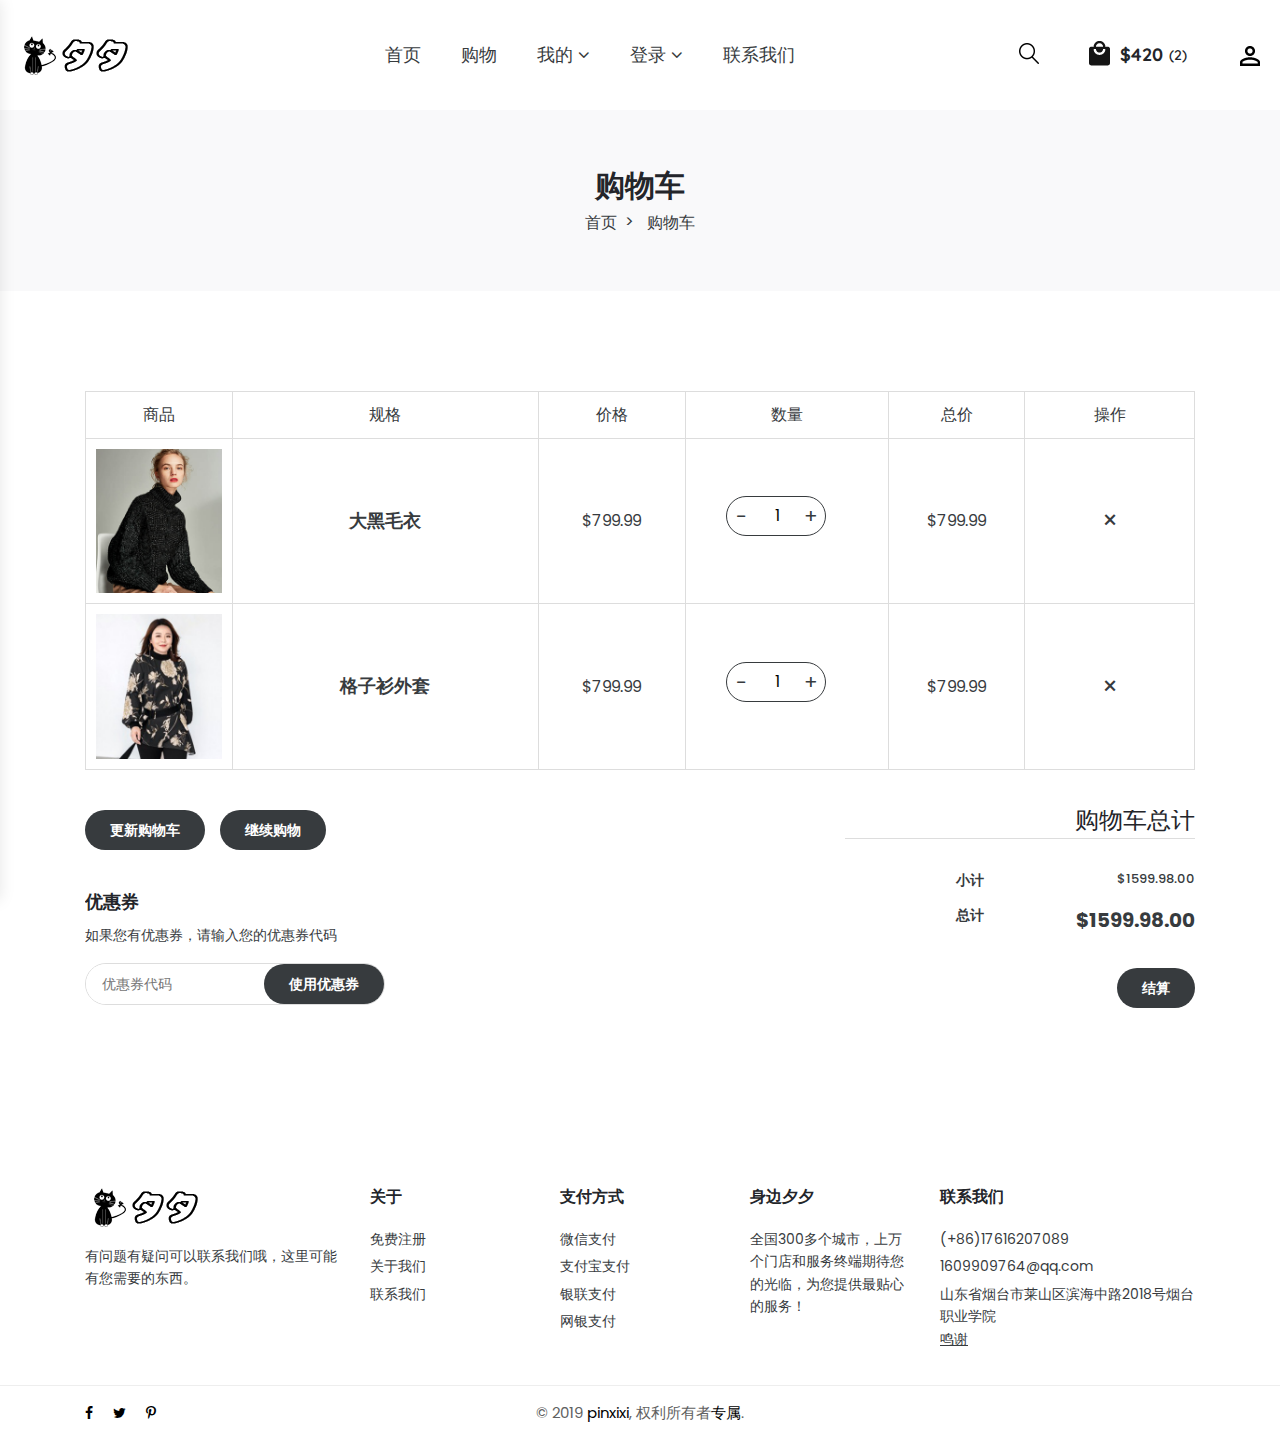
<file: cart.html>
﻿<!doctype html>
<html class="no-js" lang="en">

<head>
    <meta charset="utf-8">
    <meta http-equiv="x-ua-compatible" content="ie=edge">
    <title>购物车</title>
    <meta name="robots" content="noindex, follow" />
    <meta name="description" content="">
    <meta name="viewport" content="width=device-width, initial-scale=1">
    <link rel="shortcut icon" type="image/x-icon" href="images/favicon.ico">
    <link rel="stylesheet" href="css/bootstrap.min.css">
    <link rel="stylesheet" href="css/fontawesome.min.css">
    <link rel="stylesheet" href="css/plugins.css">
    <link rel="stylesheet" href="css/helper.css">
    <link rel="stylesheet" href="css/style.css">
    <script src="js/vendor/modernizr-2.8.3.min.js"></script>
</head>

<body>
    <div class="site-wrapper pt-0">
        <!-- Header s -->
        <header class="header-section section position-static">
            <div class="container-fluid">
                <div class="row no-gutters align-items-center">
                    <div class="col-4 col-lg-2 col-xl-3">
                        <!-- Logo-->
                        <div class="header-logo header-logo-one mt-0">
                            <a href="index.html">
                                <img src="images/logo.png" alt="Olson">
                            </a>
                        </div><!-- Logo-->
                    </div>
                    <!--nav     s-->
                    <div class="col col-lg-7 col-xl-6 d-none d-lg-block">
                        <div class="main-menu mr-lg-100">
                            <nav>
                                <ul>
                                    <li>
                                        <a href="index.html">首页</a>
                                    </li>
                                    <li>
                                        <a href="shop-left-sidebar.html">购物</a>
                                    </li>
                                    <li class="menu-item-has-children">
                                        <a href="#">我的</a>
                                        <ul class="sub-menu">
                                            <li><a href="cart.html">购物车</a></li>
                                            <li><a href="checkout.html">结账</a></li>
                                            <li><a href="wishlist.html">愿望清单</a></li>
                                        </ul>
                                    </li>
                                    <li class="menu-item-has-children">
                                        <a href="login.html">登录</a>
                                        <ul class="sub-menu">
                                            <li><a href="login.html">登录</a></li>
                                            <li><a href="register.html">注册</a></li>
                                        </ul>
                                    </li>
                                    <li><a href="contact.html">联系我们</a></li>
                                </ul>
                            </nav>
                        </div>
                    </div>

                    <div class="col-8 col-lg-3 col-xl-3">
                        <div class="header-shop-links">
                            <div class="shop-links-item header-search">
                                <a href="javascript:void(0)" class="btn-src"><img src="images/icons/search.png" alt="Search"></a>
                                <a href="javascript:void(0)" class="btn-close"><img src="images/icons/close.png" alt="Close"></a>

                                <div class="search-content-wrap">
                                    <form action="#" method="post">
                                        <label for="search" class="sr-only">Search</label>
                                        <input type="text" id="search" placeholder="在此处输入搜索..." />
                                    </form>
                                </div>
                            </div>

                            <div class="shop-links-item header-mini-cart">
                                <a href="cart.html">
                                    <img src="images/icons/cart.png" alt="Cart">
                                    $420<span>(2)</span>
                                </a>

                                <div class="mini-cart-wrap mobile-small-right">
                                    <div class="mini-cart-product">
                                        <a href="single-product.html" class="image">
                                            <img src="images/product/product-1.png" alt="">
                                        </a>
                                        <div class="content">
                                            <h5 class="title"><a href="single-product.html">大黑毛衣</a></h5>
                                            <span>$799.99</span>
                                        </div>
                                        <a href="#" class="remove"><i class="fa fa-trash"></i></a>
                                    </div>
                                    <div class="mini-cart-product">
                                        <a href="single-product.html" class="image">
                                            <img src="images/product/product-2.png" alt="">
                                        </a>
                                        <div class="content">
                                            <h5 class="title"><a href="single-product.html">格子衫风衣</a></h5>
                                            <span>$799.99</span>
                                        </div>
                                        <a href="#" class="remove"><i class="fa fa-trash"></i></a>
                                    </div>

                                    <h4 class="total">合计 <span>$1599.98</span></h4>

                                    <div class="buttons">
                                        <a href="checkout.html">结账</a>
                                    </div>

                                </div>
                            </div>

                            <div class="shop-links-item header-account mr-lg-0">
                                <a href="login.html"><img src="images/icons/user.png" alt="Account"></a>
                            </div>

                            <div class="shop-links-item header-menu-icon d-lg-none">
                                <a href="javascript:void(0)" class="menu-toggle"><span class="bar"></span></a>
                            </div>
                        </div>
                    </div>
                </div>
            </div>
        </header>
        <!-- Header  end   -->

        <div class="side-menu-wrap">
            <button class="side-menu-close"><span></span></button>
            <div class="side-menu-inner">

                <div class="side-logo"><a href="index.html"><img src="images/logo.png" alt=""></a></div>

                <div class="side-menu nice-scroll">
                    <nav>
                        <ul>
                            <li>
                                <a href="index.html">首页</a>
                            </li>
                            <li>
                                <a href="shop-left-sidebar.html">购物</a>
                            </li>

                            <li class="menu-item-has-children">
                                <a href="#">我的</a>
                                <ul class="sub-menu">
                                    <li><a href="cart.html">购物车</a></li>
                                    <li><a href="checkout.html">结账</a></li>
                                    <li><a href="wishlist.html">愿望清单</a></li>
                                </ul>
                            </li>
                            <li class="menu-item-has-children">
                                <a href="login.html">登录</a>
                                <ul class="sub-menu">
                                    <li><a href="login.html">登录</a></li>
                                    <li><a href="register.html">注册</a></li>
                                </ul>
                            </li>
                            <li><a href="contact.html">联系我们</a></li>
                        </ul>
                    </nav>
                </div>

                <div class="side-social">
                    <a href="#"><i class="fa fa-facebook"></i></a>
                    <a href="#"><i class="fa fa-twitter"></i></a>
                    <a href="#"><i class="fa fa-pinterest"></i></a>
                    <a href="#"><i class="fa fa-instagram"></i></a>
                    <a href="#"><i class="fa fa-google-plus"></i></a>
                </div>

            </div>
        </div>

        <div class="side-menu-overlay"></div>

        <!--   banner    s-->
        <div class="page-banner-section section bg-gray">
            <div class="container">
                <div class="row">
                    <div class="page-banner-content col text-center">
                        <h1>购物车</h1>
                        <ul class="breadcrumb justify-content-center">
                            <li><a href="index.html">首页</a></li>
                            <li><a href="cart.html">购物车</a></li>
                        </ul>
                    </div>
                </div>
            </div>
        </div>
        <!--  banner e-->
        <!-- Cart s -->
        <div class="page-section section mt-100 mb-60 mt-xs-70 mb-xs-30">
            <div class="container">
                <form action="#">
                    <div class="row">
                        <div class="col-12">
                            <div class="cart-table table-responsive mb-40">
                                <table>
                                    <thead>
                                        <tr>
                                            <th class="pro-thumbnail">商品</th>
                                            <th class="pro-title">规格</th>
                                            <th class="pro-price">价格</th>
                                            <th class="pro-quantity">数量</th>
                                            <th class="pro-subtotal">总价</th>
                                            <th class="pro-remove">操作</th>
                                        </tr>
                                    </thead>
                                    <tbody>
                                        <tr>
                                            <td class="pro-thumbnail"><a href="#"><img src="images/product/product-1.png" alt="" /></a></td>
                                            <td class="pro-title"><a href="#">大黑毛衣</a></td>
                                            <td class="pro-price"><span class="amount">$799.99</span></td>
                                            <td class="pro-quantity"><div class="product-quantity"><input type="text" value="1" /></div></td>
                                            <td class="pro-subtotal">$799.99</td>
                                            <td class="pro-remove"><a href="#">×</a></td>
                                        </tr>
                                        <tr>
                                            <td class="pro-thumbnail"><a href="#"><img src="images/product/product-2.png" alt="" /></a></td>
                                            <td class="pro-title"><a href="#">格子衫外套</a></td>
                                            <td class="pro-price"><span class="amount">$799.99</span></td>
                                            <td class="pro-quantity"><div class="product-quantity"><input type="text" value="1" /></div></td>
                                            <td class="pro-subtotal">$799.99</td>
                                            <td class="pro-remove"><a href="#">×</a></td>
                                        </tr>
                                    </tbody>
                                </table>
                            </div>
                        </div>
                        <div class="col-lg-8 col-md-7 col-12">
                            <div class="cart-buttons mb-30">
                                <input type="submit" value="更新购物车" />
                                <a href="#">继续购物</a>
                            </div>
                            <div class="cart-coupon mb-40">
                                <h4 style="margin-top:5px">优惠券</h4>
                                <p>如果您有优惠券，请输入您的优惠券代码</p>
                                <div class="cuppon-form">
                                    <input type="text" placeholder="优惠券代码" />
                                    <input type="submit" value="使用优惠券" />
                                </div>
                            </div>
                        </div>
                        <div class="col-lg-4 col-md-5 col-12">
                            <div class="cart-total fix mb-40">
                                <h3>购物车总计</h3>
                                <table>
                                    <tbody>
                                        <tr class="cart-subtotal">
                                            <th>小计</th>
                                            <td><span class="amount">$1599.98.00</span></td>
                                        </tr>
                                        <tr class="order-total">
                                            <th>总计</th>
                                            <td>
                                                <strong><span class="amount">$1599.98.00</span></strong>
                                            </td>
                                        </tr>
                                    </tbody>
                                </table>
                                <div class="proceed-to-checkout section mt-30">
                                    <a href="checkout.html">结算</a>
                                </div>
                            </div>
                        </div>
                    </div>
                </form>
            </div>
        </div>
        <!-- Cart e -->
        
        <!--  Footer  -->
        <footer class="footer-section section">

            <div class="footer-widget-area pt-80 pb-30">
                <div class="container">
                    <div class="footer-widget-content">
                        <div class="row">
                            <!-- s -->
                            <div class="col-md-12 col-lg-3">
                                <div class="footer-widget-item-wrap">
                                    <div class="widget-body">
                                        <div class="about-text pt-38 pt-sm-0 pt-md-0">
                                            <a href="index.html"><img src="images/logo.png" alt="Logo" /></a>
                                            <p>
                                                有问题有疑问可以联系我们哦，这里可能有您需要的东西。
                                            </p>
                                            <p class="d-none d-md-block d-lg-none">
                                                
                                            </p>
                                        </div>
                                    </div>
                                </div>
                            </div>

                            <div class="col-sm-3 col-lg-2">
                                <div class="footer-widget-item-wrap">
                                    <h3 class="widget-title">关于</h3>
                                    <div class="widget-body">
                                        <ul class="footer-list">
                                            <li><a href="register.html">免费注册</a></li>
                                            <li><a href="#">关于我们</a></li>
                                            <li><a href="contact.html">联系我们</a></li>
                                        </ul>
                                    </div>
                                </div>
                            </div>

                            <div class="col-sm-3 col-lg-2">
                                <div class="footer-widget-item-wrap">
                                    <h3 class="widget-title">支付方式</h3>
                                    <div class="widget-body">
                                        <ul class="footer-list">
                                            <li><a href="#">微信支付</a></li>
                                            <li><a href="#">支付宝支付</a></li>
                                            <li><a href="#">银联支付</a></li>
                                            <li><a href="#">网银支付</a></li>
                                        </ul>
                                    </div>
                                </div>
                            </div>

                            <div class="col-sm-3 col-lg-2">
                                <div class="footer-widget-item-wrap">
                                    <h3 class="widget-title">身边夕夕</h3>
                                    <div class="widget-body">
                                        <ul class="footer-list">
                                            <li><a href="#">全国300多个城市，上万个门店和服务终端期待您的光临，为您提供最贴心的服务！</a></li>
                                        </ul>
                                    </div>
                                </div>
                            </div>

                            <div class="col-sm-3 col-lg-3">
                                <div class="footer-widget-item-wrap">
                                    <h3 class="widget-title">联系我们</h3>
                                    <div class="widget-body">
                                        <div class="contact-text">
                                            <a href="#">(+86)17616207089</a>
                                            <a href="#">1609909764@qq.com</a>
                                            <p>山东省烟台市莱山区滨海中路2018号烟台职业学院</p>
                                            <a href="#" class="d-block mt-22"><u>鸣谢</u></a>
                                        </div>
                                    </div>
                                </div>
                            </div>
                        </div><!-- row-->
                    </div>
                </div>
            </div>
            <!--  Footer -->

            <div class="footer-bottom-wrapper pt-15 pb-15">
                <div class="container">
                    <div class="row">
                        <div class="col-sm-3 col-lg-3 m-auto order-1">
                            <div class="footer-social-icons nav justify-content-center justify-content-sm-start mb-xs-10">
                                <a href="#" target="_blank"><i class="fa fa-facebook"></i></a>
                                <a href="#" target="_blank"><i class="fa fa-twitter"></i></a>
                                <a href="#" target="_blank"><i class="fa fa-pinterest-p"></i></a>
                            </div>
                        </div>

                        <div class="col-sm-5 col-lg-6 m-auto order-3 order-sm-2 text-center text-sm-left text-lg-center">
                            <div class="copyright-text mt-xs-10 ">
                                <p>&copy; 2019 <a href="index.html">pinxixi</a>, 权利所有者<a href="#" title="bootstrapmb">专属</a>.</p>
                            </div>
                        </div>

                        <div class="col-sm-4 col-lg-3 m-auto order-2 text-center text-md-right">
                        </div>
                    </div>
                </div>
            </div>
        </footer>
        <!--  Footer e  -->

    </div>

    <script src="js/vendor/jquery-1.12.4.min.js"></script>
    <script src="js/popper.min.js"></script> 
    <script src="js/bootstrap.min.js"></script>
    <script src="js/plugins.js"></script> 
    <script src="js/ajax-mail.js"></script>
    <script src="js/main.js"></script>

</body>

</html>
</file>
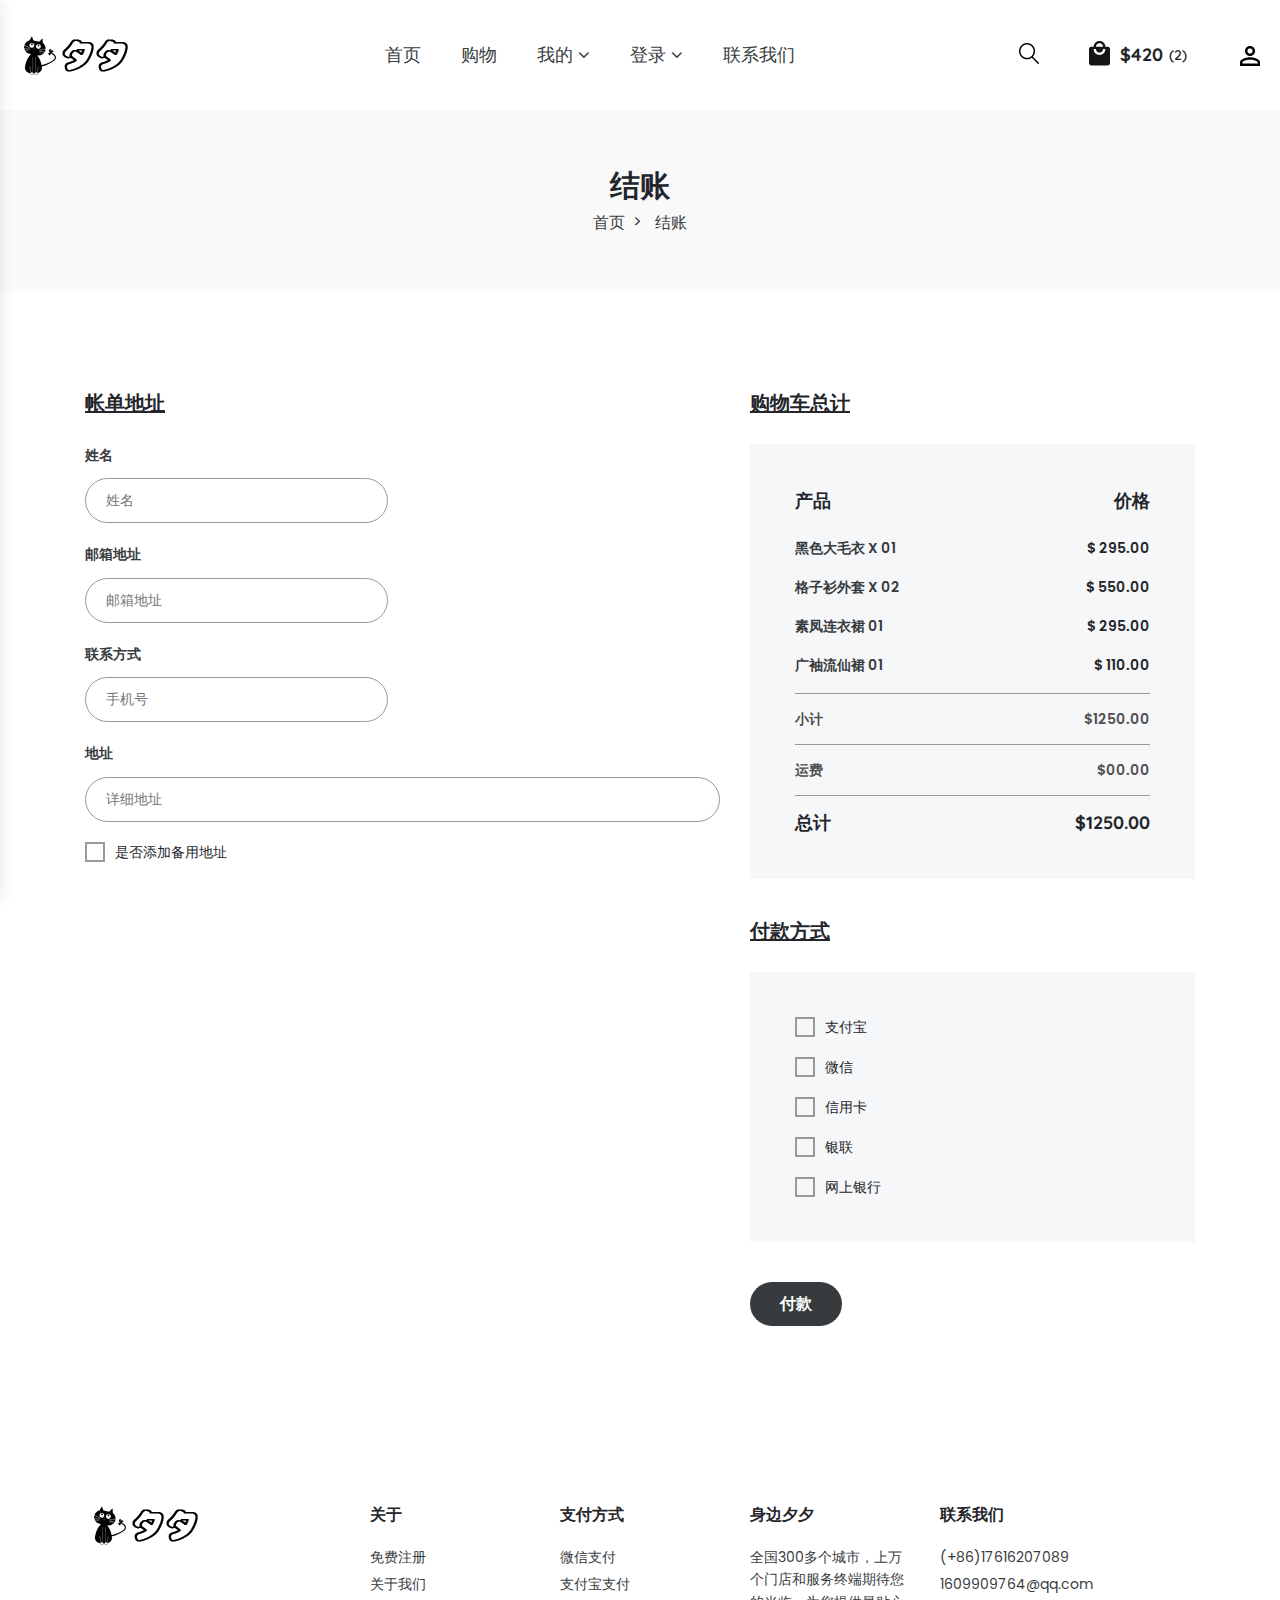
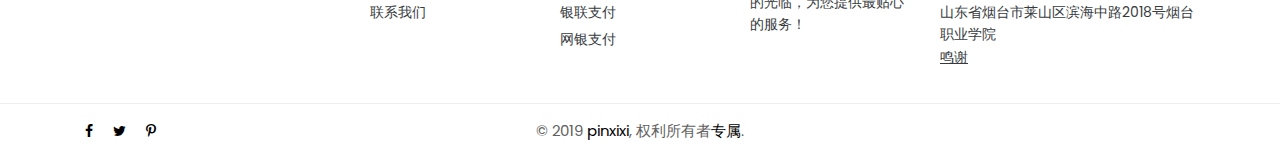
<file: checkout.html>
﻿<!doctype html>
<html class="no-js" lang="en">

<head>
    <meta charset="utf-8">
    <meta http-equiv="x-ua-compatible" content="ie=edge">
    <title>结账</title>
    <meta name="robots" content="noindex, follow" />
    <meta name="description" content="">
    <meta name="viewport" content="width=device-width, initial-scale=1">
    <link rel="shortcut icon" type="image/x-icon" href="images/favicon.ico">
    <link rel="stylesheet" href="css/bootstrap.min.css">
    <link rel="stylesheet" href="css/fontawesome.min.css">
    <link rel="stylesheet" href="css/plugins.css">
    <link rel="stylesheet" href="css/helper.css">
    <link rel="stylesheet" href="css/style.css">
    <script src="js/vendor/modernizr-2.8.3.min.js"></script>
</head>

<body>
    <div class="site-wrapper pt-0">

        <!--  Header s-->
        <header class="header-section section position-static">
            <div class="container-fluid">
                <div class="row no-gutters align-items-center">
                    <div class="col-4 col-lg-2 col-xl-3">
                        <!-- Logo s -->
                        <div class="header-logo header-logo-one mt-0">
                            <a href="index.html">
                                <img src="images/logo.png" alt="Olson">
                            </a>
                        </div><!-- Logo e -->
                    </div>

                    <div class="col col-lg-7 col-xl-6 d-none d-lg-block">
                        <div class="main-menu mr-lg-100">
                            <nav>
                                <ul>
                                    <li>
                                        <a href="index.html">首页</a>
                                    </li>
                                    <li>
                                        <a href="shop-left-sidebar.html">购物</a>
                                    </li>
                     <li class="menu-item-has-children">
                                        <a href="#">我的</a>
                                        <ul class="sub-menu">
                                            <li><a href="cart.html">购物车</a></li>
                                            <li><a href="checkout.html">结账</a></li>
                                            <li><a href="wishlist.html">愿望清单</a></li>
                                        </ul>
                                    </li>
                                    <li class="menu-item-has-children">
                                        <a href="login.html">登录</a>
                                        <ul class="sub-menu">
                                            <li><a href="login.html">登录</a></li>
                                            <li><a href="register.html">注册</a></li>
                                        </ul>
                                    </li>
                                    <li><a href="contact.html">联系我们</a></li>
                                </ul>
                            </nav>
                        </div>
                    </div>

                    <div class="col-8 col-lg-3 col-xl-3">
                        <div class="header-shop-links">
                            <div class="shop-links-item header-search">
                                <a href="javascript:void(0)" class="btn-src"><img src="images/icons/search.png" alt="Search"></a>
                                <a href="javascript:void(0)" class="btn-close"><img src="images/icons/close.png" alt="Close"></a>

                                <div class="search-content-wrap">
                                    <form action="#" method="post">
                                        <label for="search" class="sr-only">Search</label>
                                        <input type="text" id="search" placeholder="在此处输入搜索..." />
                                    </form>
                                </div>
                            </div>

                            <div class="shop-links-item header-mini-cart">
                                <a href="cart.html">
                                    <img src="images/icons/cart.png" alt="Cart">
                                    $420<span>(2)</span>
                                </a>

                                <div class="mini-cart-wrap mobile-small-right">
                                    <div class="mini-cart-product">
                                        <a href="single-product.html" class="image">
                                            <img src="images/product/product-1.png" alt="">
                                        </a>
                                        <div class="content">
                                            <h5 class="title"><a href="single-product.html">大黑毛衣</a></h5>
                                            <span>$799.99</span>
                                        </div>
                                        <a href="#" class="remove"><i class="fa fa-trash"></i></a>
                                    </div>
                                    <div class="mini-cart-product">
                                        <a href="single-product.html" class="image">
                                            <img src="images/product/product-2.png" alt="">
                                        </a>
                                        <div class="content">
                                            <h5 class="title"><a href="single-product.html">格子衫风衣</a></h5>
                                            <span>$799.99</span>
                                        </div>
                                        <a href="#" class="remove"><i class="fa fa-trash"></i></a>
                                    </div>

                                    <h4 class="total">合计 <span>$1599.98</span></h4>

                                    <div class="buttons">
                                        <a href="checkout.html">结账</a>
                                    </div>

                                </div>
                            </div>

                            <div class="shop-links-item header-account mr-lg-0">
                                <a href="login.html"><img src="images/icons/user.png" alt="Account"></a>
                            </div>

                            <div class="shop-links-item header-menu-icon d-lg-none">
                                <a href="javascript:void(0)" class="menu-toggle"><span class="bar"></span></a>
                            </div>
                        </div>
                    </div>
                </div>
            </div>
        </header>
        <!-- Header e-->

        <div class="side-menu-wrap">
            <button class="side-menu-close"><span></span></button>
            <div class="side-menu-inner">

                <div class="side-logo"><a href="index.html"><img src="images/logo.png" alt=""></a></div>

                <div class="side-menu nice-scroll">
                    <nav>
                        <ul>
                            <li>
                                <a href="index.html">首页</a>
                            </li>
                            <li>
                                <a href="shop-left-sidebar.html">购物</a>
                            </li>

                            <li class="menu-item-has-children">
                                <a href="#">我的</a>
                                <ul class="sub-menu">
                                    <li><a href="cart.html">购物车</a></li>
                                    <li><a href="checkout.html">结账</a></li>
                                    <li><a href="wishlist.html">愿望清单</a></li>
                                </ul>
                            </li>
                            <li class="menu-item-has-children">
                                <a href="login.html">登录</a>
                                <ul class="sub-menu">
                                    <li><a href="login-register.html">登录</a></li>
                                    <li><a href="login-register.html">注册</a></li>
                                </ul>
                            </li>
                            <li><a href="contact.html">联系我们</a></li>
                        </ul>
                    </nav>
                </div>

                <div class="side-social">
                    <a href="#"><i class="fa fa-facebook"></i></a>
                    <a href="#"><i class="fa fa-twitter"></i></a>
                    <a href="#"><i class="fa fa-pinterest"></i></a>
                    <a href="#"><i class="fa fa-instagram"></i></a>
                    <a href="#"><i class="fa fa-google-plus"></i></a>
                </div>

            </div>
        </div>

        <div class="side-menu-overlay"></div>

        <!--  Banner s -->
        <div class="page-banner-section section bg-gray">
            <div class="container">
                <div class="row">
                    <div class="page-banner-content col text-center">
                        <h1>结账</h1>
                        <ul class="breadcrumb justify-content-center">
                            <li><a href="index.html">首页</a></li>
                            <li><a href="checkout.html">结账</a></li>
                        </ul>
                    </div>
                </div>
            </div>
        </div>
        <!-- e -->
        <!-- Checkout  s -->
        <div class="page-section section mt-100 mb-60 mt-xs-70 mb-xs-30">
            <div class="container">
                <div class="row">
                    <div class="col-12">

 
                        <form action="#" class="checkout-form">
                            <div class="row row-40">

                                <div class="col-lg-7">

                                    <div id="billing-form" class="mb-20">
                                        <h4 class="checkout-title">帐单地址</h4>

                                        <div class="row">

                                            <div class="col-md-6 col-12 mb-5">
                                                <label>姓名</label>
                                                <input type="text" placeholder="姓名">
                                            </div>

                                            <div class="col-md-6 col-12 mb-5"></div>

                                            <div class="col-md-6 col-12 mb-5">
                                                <label>邮箱地址</label>
                                                <input type="email" placeholder="邮箱地址">
                                            </div>

                                            <div class="col-md-6 col-12 mb-5"></div>

                                            <div class="col-md-6 col-12 mb-5">
                                                <label>联系方式</label>
                                                <input type="text" placeholder="手机号">
                                            </div>

                                            <div class="col-12 mb-5">
                                                <label>地址</label>
                                                <input type="text" placeholder="详细地址">
                                            </div>


                                            <div class="col-12 mb-5">
                                                <div class="check-box">
                                                    <input type="checkbox" id="shiping_address" data-shipping>
                                                    <label for="shiping_address">是否添加备用地址</label>
                                                </div>
                                            </div>
                                        </div>
                                    </div>

                                    <!-- 单击按钮弹出下面内容 -->
                                    <div id="shipping-form" class="mb-20">
                                        <h4 class="checkout-title">备用地址</h4>

                                        <div class="row">

                                            <div class="col-md-12 col-12 mb-5">
                                                <label>地址</label>
                                                <input type="text" placeholder="详细地址">
                                            </div>
                                        </div>
                                    </div>
                                </div>

                                <div class="col-lg-5">
                                    <div class="row">

                                        <!-- Cart total -->
                                        <div class="col-12 mb-40">

                                            <h4 class="checkout-title">购物车总计</h4>

                                            <div class="checkout-cart-total">

                                                <h4>产品 <span>价格</span></h4>

                                                <ul>
                                                    <li>黑色大毛衣 X 01 <span>$ 295.00</span></li>
                                                    <li>格子衫外套 X 02 <span>$ 550.00</span></li>
                                                    <li>素凤连衣裙 01 <span>$ 295.00</span></li>
                                                    <li>广袖流仙裙 01 <span>$ 110.00</span></li>
                                                </ul>

                                                <p>小计 <span>$1250.00</span></p>
                                                <p>运费 <span>$00.00</span></p>

                                                <h4>总计 <span>$1250.00</span></h4>

                                            </div>

                                        </div>

                                        <!-- 付款方式 -->
                                        <div class="col-12 mb-40">

                                            <h4 class="checkout-title">付款方式</h4>

                                            <div class="checkout-payment-method">

                                                <div class="single-method">
                                                    <input type="radio" id="payment_check" name="payment-method" value="check">
                                                    <label for="payment_check">支付宝</label>
                                                    <p data-method="check">支付宝支付.</p>
                                                </div>

                                                <div class="single-method">
                                                    <input type="radio" id="payment_bank" name="payment-method" value="bank">
                                                    <label for="payment_bank">微信</label>
                                                    <p data-method="bank">微信支付.</p>
                                                </div>

                                                <div class="single-method">
                                                    <input type="radio" id="payment_cash" name="payment-method" value="cash">
                                                    <label for="payment_cash">信用卡</label>
                                                    <p data-method="cash">信用卡刷pos机支付.</p>
                                                </div>

                                                <div class="single-method">
                                                    <input type="radio" id="payment_paypal" name="payment-method" value="paypal">
                                                    <label for="payment_paypal">银联</label>
                                                    <p data-method="paypal">银联银行支付.</p>
                                                </div>

                                                <div class="single-method">
                                                    <input type="radio" id="payment_payoneer" name="payment-method" value="payoneer">
                                                    <label for="payment_payoneer">网上银行</label>
                                                    <p data-method="payoneer">网银支付 手机银行支付.</p>
                                                </div>

                                            </div>

                                            <button class="place-order">付款</button>

                                        </div>

                                    </div>
                                </div>

                            </div>
                        </form>

                    </div>
                </div>
            </div>
        </div>
        <!-- Checkout e -->
      
        <!--  Footer s -->
        <footer class="footer-section section">

            <div class="footer-widget-area pt-80 pb-30">
                <div class="container">
                    <div class="footer-widget-content">
                        <div class="row">
                            <!-- s -->
                            <div class="col-md-12 col-lg-3">
                                <div class="footer-widget-item-wrap">
                                    <div class="widget-body">
                                        <div class="about-text pt-38 pt-sm-0 pt-md-0">
                                            <a href="index.html"><img src="images/logo.png" alt="Logo" /></a>
                                            <!--<p>
                                                有问题有疑问可以联系我们哦，这里可能有您需要的东西。
                                            </p>-->
                                        </div>
                                    </div>
                                </div>
                            </div>

                            <div class="col-sm-3 col-lg-2">
                                <div class="footer-widget-item-wrap">
                                    <h3 class="widget-title">关于</h3>
                                    <div class="widget-body">
                                        <ul class="footer-list">
                                            <li><a href="register.html">免费注册</a></li>
                                            <li><a href="#">关于我们</a></li>
                                            <li><a href="contact.html">联系我们</a></li>
                                        </ul>
                                    </div>
                                </div>
                            </div>

                            <div class="col-sm-3 col-lg-2">
                                <div class="footer-widget-item-wrap">
                                    <h3 class="widget-title">支付方式</h3>
                                    <div class="widget-body">
                                        <ul class="footer-list">
                                            <li><a href="#">微信支付</a></li>
                                            <li><a href="#">支付宝支付</a></li>
                                            <li><a href="#">银联支付</a></li>
                                            <li><a href="#">网银支付</a></li>
                                        </ul>
                                    </div>
                                </div>
                            </div>

                            <div class="col-sm-3 col-lg-2">
                                <div class="footer-widget-item-wrap">
                                    <h3 class="widget-title">身边夕夕</h3>
                                    <div class="widget-body">
                                        <ul class="footer-list">
                                            <li><a href="#">全国300多个城市，上万个门店和服务终端期待您的光临，为您提供最贴心的服务！</a></li>
                                        </ul>
                                    </div>
                                </div>
                            </div>

                            <div class="col-sm-3 col-lg-3">
                                <div class="footer-widget-item-wrap">
                                    <h3 class="widget-title">联系我们</h3>
                                    <div class="widget-body">
                                        <div class="contact-text">
                                            <a href="#">(+86)17616207089</a>
                                            <a href="#">1609909764@qq.com</a>
                                            <p>山东省烟台市莱山区滨海中路2018号烟台职业学院</p>
                                            <a href="#" class="d-block mt-22"><u>鸣谢</u></a>
                                        </div>
                                    </div>
                                </div>
                            </div>
                        </div><!-- row-->
                    </div>
                </div>
            </div>
            <!--  Footer e -->
          
            <div class="footer-bottom-wrapper pt-15 pb-15">
                <div class="container">
                    <div class="row">
                        <div class="col-sm-3 col-lg-3 m-auto order-1">
                            <div class="footer-social-icons nav justify-content-center justify-content-sm-start mb-xs-10">
                                <a href="#" target="_blank"><i class="fa fa-facebook"></i></a>
                                <a href="#" target="_blank"><i class="fa fa-twitter"></i></a>
                                <a href="#" target="_blank"><i class="fa fa-pinterest-p"></i></a>
                            </div>
                        </div>

                        <div class="col-sm-5 col-lg-6 m-auto order-3 order-sm-2 text-center text-sm-left text-lg-center">
                            <div class="copyright-text mt-xs-10 ">
                                <p>&copy; 2019 <a href="index.html">pinxixi</a>, 权利所有者<a href="#" title="bootstrapmb">专属</a>.</p>
                            </div>
                        </div>

                        <div class="col-sm-4 col-lg-3 m-auto order-2 text-center text-md-right">
                        </div>
                    </div>
                </div>
            </div>
        </footer>
        <!--  Footer End -->
    </div>

    <script src="js/vendor/jquery-1.12.4.min.js"></script>
    <script src="js/popper.min.js"></script>   
    <script src="js/bootstrap.min.js"></script>   
    <script src="js/plugins.js"></script>    
    <script src="js/ajax-mail.js"></script>  
    <script src="js/main.js"></script>  
</body>

</html>
</file>
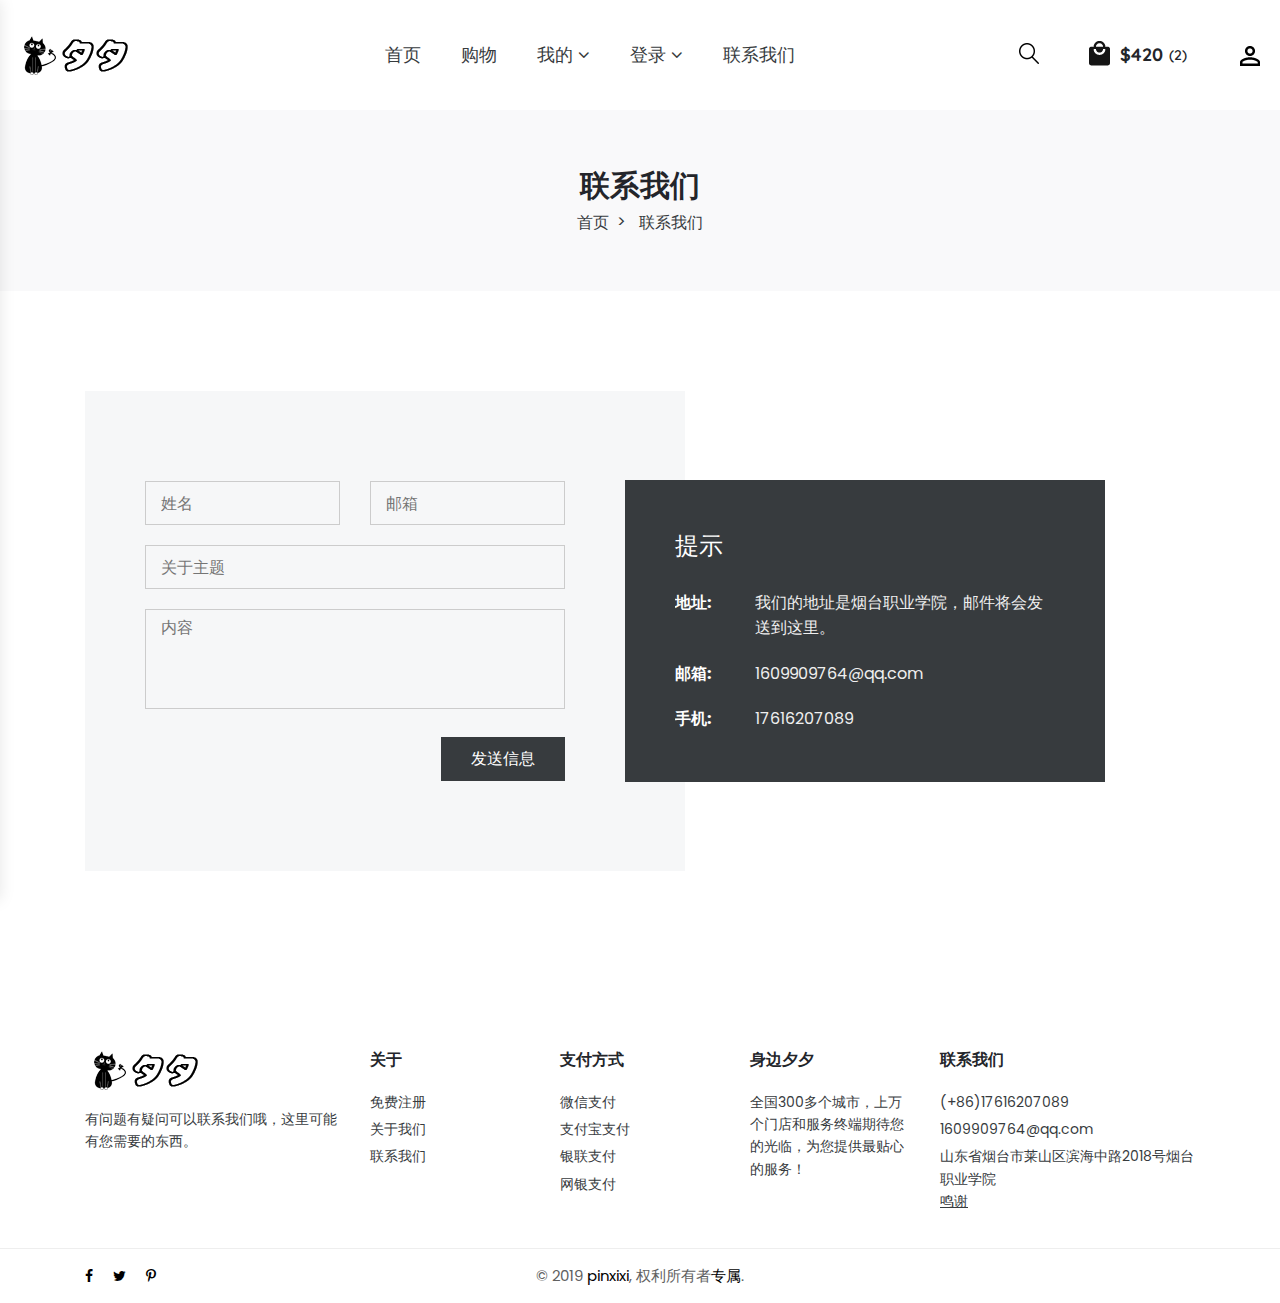
<file: contact.html>
﻿<!doctype html>
<html class="no-js" lang="en">

<head>
    <meta charset="utf-8">
    <meta http-equiv="x-ua-compatible" content="ie=edge">
    <title>联系我们</title>
    <meta name="robots" content="noindex, follow" />
    <meta name="description" content="">
    <meta name="viewport" content="width=device-width, initial-scale=1">
    <link rel="shortcut icon" type="image/x-icon" href="images/favicon.ico">  
    <link rel="stylesheet" href="css/bootstrap.min.css"> 
    <link rel="stylesheet" href="css/fontawesome.min.css">   
    <link rel="stylesheet" href="css/plugins.css">  
    <link rel="stylesheet" href="css/helper.css">   
    <link rel="stylesheet" href="css/style.css">    
    <script src="js/vendor/modernizr-2.8.3.min.js"></script>  
</head>

<body>

    <div class="site-wrapper pt-0">

        <!-- Header s -->
        <header class="header-section section position-static">
            <div class="container-fluid">
                <div class="row no-gutters align-items-center">
                    <div class="col-4 col-lg-2 col-xl-3">
                        <!-- Logo s -->
                        <div class="header-logo header-logo-one mt-0">
                            <a href="index.html">
                                <img src="images/logo.png" alt="Olson">
                            </a>
                        </div><!-- Logo e -->
                    </div>

                    <div class="col col-lg-7 col-xl-6 d-none d-lg-block">
                        <div class="main-menu mr-lg-100">
                            <nav>
                                <ul>
                                    <li>
                                        <a href="index.html">首页</a>
                                    </li>
                                    <li>
                                        <a href="shop-left-sidebar.html">购物</a>
                                    </li>
                     <li class="menu-item-has-children">
                                        <a href="#">我的</a>
                                        <ul class="sub-menu">
                                            <li><a href="cart.html">购物车</a></li>
                                            <li><a href="checkout.html">结账</a></li>
                                            <li><a href="wishlist.html">愿望清单</a></li>
                                        </ul>
                                    </li>
                                    <li class="menu-item-has-children">
                                        <a href="login.html">登录</a>
                                        <ul class="sub-menu">
                                            <li><a href="login.html">登录</a></li>
                                            <li><a href="register.html">注册</a></li>
                                        </ul>
                                    </li>
                                    <li><a href="contact.html">联系我们</a></li>
                                </ul>
                            </nav>
                        </div>
                    </div>

                    <div class="col-8 col-lg-3 col-xl-3">
                        <div class="header-shop-links">
                            <div class="shop-links-item header-search">
                                <a href="javascript:void(0)" class="btn-src"><img src="images/icons/search.png" alt="Search"></a>
                                <a href="javascript:void(0)" class="btn-close"><img src="images/icons/close.png" alt="Close"></a>

                                <div class="search-content-wrap">
                                    <form action="#" method="post">
                                        <label for="search" class="sr-only">Search</label>
                                        <input type="text" id="search" placeholder="在此处输入搜索..." />
                                    </form>
                                </div>
                            </div>

                            <div class="shop-links-item header-mini-cart">
                                <a href="cart.html">
                                    <img src="images/icons/cart.png" alt="Cart">
                                    $420<span>(2)</span>
                                </a>

                                <div class="mini-cart-wrap mobile-small-right">
                                    <div class="mini-cart-product">
                                        <a href="single-product.html" class="image">
                                            <img src="images/product/product-1.png" alt="">
                                        </a>
                                        <div class="content">
                                            <h5 class="title"><a href="single-product.html">大黑毛衣</a></h5>
                                            <span>$799.99</span>
                                        </div>
                                        <a href="#" class="remove"><i class="fa fa-trash"></i></a>
                                    </div>
                                    <div class="mini-cart-product">
                                        <a href="single-product.html" class="image">
                                            <img src="images/product/product-2.png" alt="">
                                        </a>
                                        <div class="content">
                                            <h5 class="title"><a href="single-product.html">格子衫风衣</a></h5>
                                            <span>$799.99</span>
                                        </div>
                                        <a href="#" class="remove"><i class="fa fa-trash"></i></a>
                                    </div>

                                    <h4 class="total">合计 <span>$1599.98</span></h4>

                                    <div class="buttons">
                                        <a href="checkout.html">结账</a>
                                    </div>

                                </div>
                            </div>

                            <div class="shop-links-item header-account mr-lg-0">
                                <a href="login.html"><img src="images/icons/user.png" alt="Account"></a>
                            </div>

                            <div class="shop-links-item header-menu-icon d-lg-none">
                                <a href="javascript:void(0)" class="menu-toggle"><span class="bar"></span></a>
                            </div>
                        </div>
                    </div>
                </div>
            </div>
        </header>
        <!-- Header e -->

        <div class="side-menu-wrap">
            <button class="side-menu-close"><span></span></button>
            <div class="side-menu-inner">
                <div class="side-logo"><a href="index.html"><img src="images/logo.png" alt=""></a></div>
                <div class="side-menu nice-scroll">
                    <nav>
                        <ul>
                            <li>
                                <a href="index.html">首页</a>
                            </li>
                            <li>
                                <a href="shop-left-sidebar.html">购物</a>
                            </li>

                            <li class="menu-item-has-children">
                                <a href="#">我的</a>
                                <ul class="sub-menu">
                                    <li><a href="cart.html">购物车</a></li>
                                    <li><a href="checkout.html">结账</a></li>
                                    <li><a href="wishlist.html">愿望清单</a></li>
                                </ul>
                            </li>
                            <li class="menu-item-has-children">
                                <a href="login.html">登录</a>
                                <ul class="sub-menu">
                                    <li><a href="login-register.html">登录</a></li>
                                    <li><a href="login-register.html">注册</a></li>
                                </ul>
                            </li>
                            <li><a href="contact.html">联系我们</a></li>
                        </ul>
                    </nav>
                </div>

                <div class="side-social">
                    <a href="#"><i class="fa fa-facebook"></i></a>
                    <a href="#"><i class="fa fa-twitter"></i></a>
                    <a href="#"><i class="fa fa-pinterest"></i></a>
                    <a href="#"><i class="fa fa-instagram"></i></a>
                    <a href="#"><i class="fa fa-google-plus"></i></a>
                </div>

            </div>
        </div>

        <div class="side-menu-overlay"></div>

        <!--  Banner s -->
        <div class="page-banner-section section bg-gray">
            <div class="container">
                <div class="row">
                    <div class="page-banner-content col text-center">
                        <h1>联系我们</h1>
                        <ul class="breadcrumb justify-content-center">
                            <li><a href="index.html">首页</a></li>
                            <li><a href="contact.html">联系我们</a></li>
                        </ul>
                    </div>
                </div>
            </div>
        </div>
        <!--  Banner e -->
        
        <div class="page-section section mt-100 mt-xs-70">
            <div class="container">
                <div class="row">

                    <div class="col-12 mb-50 mb-xs-0">

                        <div class="contact-wrap">

                            <div class="contact-form mb-50">
                                <form id="contact-form" action="//whizthemes.com/mail-php/raju/olson/mail.php">
                                    <div class="row row-10">
                                        <div class="col-md-6 col-12 mb-20">
                                            <input type="text" name="con_name" placeholder="姓名" required>
                                        </div>
                                        <div class="col-md-6 col-12 mb-20">
                                            <input type="email" name="con_email" placeholder="邮箱" required>
                                        </div>
                                        <div class="col-12 mb-20">
                                            <input type="text" name="con_sub" placeholder="关于主题" required>
                                        </div>
                                        <div class="col-12 mb-20">
                                            <textarea name="con_message" placeholder="内容" required></textarea>
                                        </div>
                                        <div class="col-12">
                                            <input type="submit" value="发送信息">
                                        </div>
                                    </div>
                                </form>
                                <p class="form-messege"></p>
                            </div>

                            <div class="contact-info-wrap mb-50">
                                <h3>提示</h3>
                                <ul class="contact-info">
                                    <li><strong>地址:</strong> <span>我们的地址是烟台职业学院，邮件将会发送到这里。</span></li>
                                    <li><strong>邮箱:</strong> <span><a href="mailto:info@example.com">1609909764@qq.com</a></span></li>
                                    <li><strong>手机:</strong> <span><a href="tel:01234567890">17616207089</a></span></li>
                                </ul>
                            </div>

                        </div>

                    </div>
                </div>
            </div>
        </div>
        <!-- Contact  e -->
      
        <!--  Footer s -->
        <footer class="footer-section section">

            <div class="footer-widget-area pt-80 pb-30">
                <div class="container">
                    <div class="footer-widget-content">
                        <div class="row">
                            <!-- s -->
                            <div class="col-md-12 col-lg-3">
                                <div class="footer-widget-item-wrap">
                                    <div class="widget-body">
                                        <div class="about-text pt-38 pt-sm-0 pt-md-0">
                                            <a href="index.html"><img src="images/logo.png" alt="Logo" /></a>
                                            <p>
                                                有问题有疑问可以联系我们哦，这里可能有您需要的东西。
                                            </p>
                                        </div>
                                    </div>
                                </div>
                            </div>

                            <div class="col-sm-3 col-lg-2">
                                <div class="footer-widget-item-wrap">
                                    <h3 class="widget-title">关于</h3>
                                    <div class="widget-body">
                                        <ul class="footer-list">
                                            <li><a href="register.html">免费注册</a></li>
                                            <li><a href="#">关于我们</a></li>
                                            <li><a href="contact.html">联系我们</a></li>
                                        </ul>
                                    </div>
                                </div>
                            </div>

                            <div class="col-sm-3 col-lg-2">
                                <div class="footer-widget-item-wrap">
                                    <h3 class="widget-title">支付方式</h3>
                                    <div class="widget-body">
                                        <ul class="footer-list">
                                            <li><a href="#">微信支付</a></li>
                                            <li><a href="#">支付宝支付</a></li>
                                            <li><a href="#">银联支付</a></li>
                                            <li><a href="#">网银支付</a></li>
                                        </ul>
                                    </div>
                                </div>
                            </div>

                            <div class="col-sm-3 col-lg-2">
                                <div class="footer-widget-item-wrap">
                                    <h3 class="widget-title">身边夕夕</h3>
                                    <div class="widget-body">
                                        <ul class="footer-list">
                                            <li><a href="#">全国300多个城市，上万个门店和服务终端期待您的光临，为您提供最贴心的服务！</a></li>
                                        </ul>
                                    </div>
                                </div>
                            </div>

                            <div class="col-sm-3 col-lg-3">
                                <div class="footer-widget-item-wrap">
                                    <h3 class="widget-title">联系我们</h3>
                                    <div class="widget-body">
                                        <div class="contact-text">
                                            <a href="#">(+86)17616207089</a>
                                            <a href="#">1609909764@qq.com</a>
                                            <p>山东省烟台市莱山区滨海中路2018号烟台职业学院</p>
                                            <a href="#" class="d-block mt-22"><u>鸣谢</u></a>
                                        </div>
                                    </div>
                                </div>
                            </div>
                        </div><!-- row-->
                    </div>
                </div>
            </div>
            <!--  Footere -->
            <div class="footer-bottom-wrapper pt-15 pb-15">
                <div class="container">
                    <div class="row">
                        <div class="col-sm-3 col-lg-3 m-auto order-1">
                            <div class="footer-social-icons nav justify-content-center justify-content-sm-start mb-xs-10">
                                <a href="#" target="_blank"><i class="fa fa-facebook"></i></a>
                                <a href="#" target="_blank"><i class="fa fa-twitter"></i></a>
                                <a href="#" target="_blank"><i class="fa fa-pinterest-p"></i></a>
                            </div>
                        </div>

                        <div class="col-sm-5 col-lg-6 m-auto order-3 order-sm-2 text-center text-sm-left text-lg-center">
                            <div class="copyright-text mt-xs-10 ">
                                <p>&copy; 2019 <a href="index.html">pinxixi</a>, 权利所有者<a href="#" title="bootstrapmb">专属</a>.</p>
                            </div>
                        </div>

                        <div class="col-sm-4 col-lg-3 m-auto order-2 text-center text-md-right">
                        </div>
                    </div>
                </div>
            </div>
        </footer>
        <!--  Footer e  -->
    </div>

    <script src="js/vendor/jquery-1.12.4.min.js"></script>   
    <script src="js/popper.min.js"></script>   
    <script src="js/bootstrap.min.js"></script>  
    <script src="js/plugins.js"></script>   
    <script src="js/ajax-mail.js"></script>
    <script src="http://ditu.google.cn/maps/api/js?key=AIzaSyC2x66W_L99EvyG7NQRhbJf6UaVAdzA38E"></script> 
    <script src="js/main.js"></script>
</body>

</html>
</file>
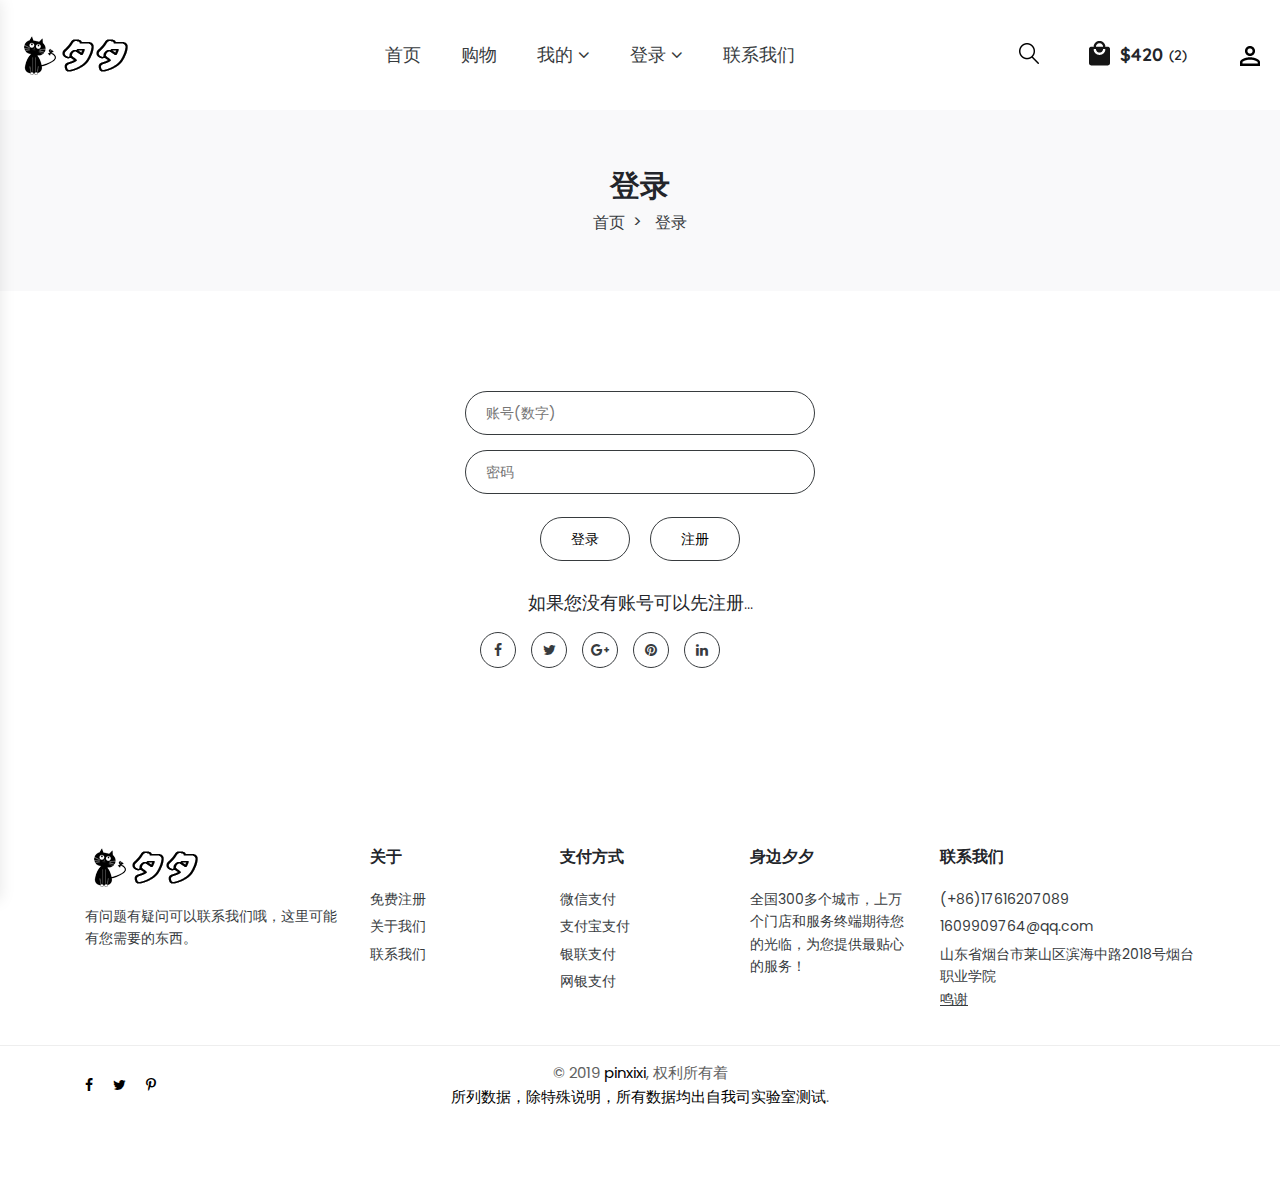
<file: login.html>
﻿<!doctype html>
<html class="no-js" lang="en">

<head>
    <meta charset="utf-8">
    <meta http-equiv="x-ua-compatible" content="ie=edge">
    <title>拼夕夕</title>
    <meta name="robots" content="noindex, follow" />
    <meta name="description" content="">
    <meta name="viewport" content="width=device-width, initial-scale=1">
    <link rel="shortcut icon" type="image/x-icon" href="images/favicon.ico">
    <link rel="stylesheet" href="css/bootstrap.min.css"> 
    <link rel="stylesheet" href="css/fontawesome.min.css">   
    <link rel="stylesheet" href="css/plugins.css">    
    <link rel="stylesheet" href="css/helper.css"> 
    <link rel="stylesheet" href="css/style.css">
    <script src="js/vendor/modernizr-2.8.3.min.js"></script>
    <script src="js/jquery-3.4.0.min.js"></script> 
    <script src="js/Login_check.js"></script>  
</head>

<body>

    <div class="site-wrapper pt-0">

        <!-- Header  s -->
        <header class="header-section section position-static">
            <div class="container-fluid">
                <div class="row no-gutters align-items-center">
                    <div class="col-4 col-lg-2 col-xl-3">
                        <!-- Logo s -->
                        <div class="header-logo header-logo-one mt-0">
                            <a href="index.html">
                                <img src="images/logo.png" alt="Olson">
                            </a>
                        </div><!-- Logo e -->
                    </div>

                    <div class="col col-lg-7 col-xl-6 d-none d-lg-block">
                        <div class="main-menu mr-lg-100">
                            <nav>
                                <ul>
                                    <li>
                                        <a href="index.html">首页</a>
                                    </li>
                                    <li>
                                        <a href="shop-left-sidebar.html">购物</a>
                                    </li>

                                    <li class="menu-item-has-children">
                                        <a href="#">我的</a>
                                        <ul class="sub-menu">
                                            <li><a href="cart.html">购物车</a></li>
                                            <li><a href="checkout.html">结账</a></li>
                                            <li><a href="wishlist.html">愿望清单</a></li>
                                        </ul>
                                    </li>
                                    <li class="menu-item-has-children">
                                        <a href="login.html">登录</a>
                                        <ul class="sub-menu">
                                            <li><a href="login.html">登录</a></li>
                                            <li><a href="register.html">注册</a></li>
                                        </ul>
                                    </li>
                                    <li><a href="contact.html">联系我们</a></li>
                                </ul>
                            </nav>
                        </div>
                    </div>

                    <div class="col-8 col-lg-3 col-xl-3">
                        <div class="header-shop-links">
                            <div class="shop-links-item header-search">
                                <a href="javascript:void(0)" class="btn-src"><img src="images/icons/search.png" alt="Search"></a>
                                <a href="javascript:void(0)" class="btn-close"><img src="images/icons/close.png" alt="Close"></a>

                                <div class="search-content-wrap">
                                    <form action="#" method="post">
                                        <label for="search" class="sr-only">Search</label>
                                        <input type="text" id="search" placeholder="在此处输入搜索..." />
                                    </form>
                                </div>
                            </div>

                            <div class="shop-links-item header-mini-cart">
                                <a href="cart.html">
                                    <img src="images/icons/cart.png" alt="Cart">
                                    $420<span>(2)</span>
                                </a>

                                <div class="mini-cart-wrap mobile-small-right">
                                    <div class="mini-cart-product">
                                        <a href="single-product.html" class="image">
                                            <img src="images/product/product-1.png" alt="">
                                        </a>
                                        <div class="content">
                                            <h5 class="title"><a href="single-product.html">大黑毛衣</a></h5>
                                            <span>$799.99</span>
                                        </div>
                                        <a href="#" class="remove"><i class="fa fa-trash"></i></a>
                                    </div>
                                    <div class="mini-cart-product">
                                        <a href="single-product.html" class="image">
                                            <img src="images/product/product-2.png" alt="">
                                        </a>
                                        <div class="content">
                                            <h5 class="title"><a href="single-product.html">格子衫风衣</a></h5>
                                            <span>$799.99</span>
                                        </div>
                                        <a href="#" class="remove"><i class="fa fa-trash"></i></a>
                                    </div>

                                    <h4 class="total">合计 <span>$1599.98</span></h4>

                                    <div class="buttons">
                                        <a href="checkout.html">结账</a>
                                    </div>

                                </div>
                            </div>

                            <div class="shop-links-item header-account mr-lg-0">
                                <a href="login.html"><img src="images/icons/user.png" alt="Account"></a>
                            </div>

                            <div class="shop-links-item header-menu-icon d-lg-none">
                                <a href="javascript:void(0)" class="menu-toggle"><span class="bar"></span></a>
                            </div>
                        </div>
                    </div>
                </div>
            </div>
        </header>
        <!-- Header e -->

        <div class="side-menu-wrap">
            <button class="side-menu-close"><span></span></button>
            <div class="side-menu-inner">

                <div class="side-logo"><a href="index.html"><img src="images/logo.png" alt=""></a></div>

                <div class="side-menu nice-scroll">
                    <nav>
                        <ul>
                            <li>
                                <a href="index.html">首页</a>
                            </li>
                            <li>
                                <a href="shop-left-sidebar.html">购物</a>
                            </li>

                            <li class="menu-item-has-children">
                                <a href="#">我的</a>
                                <ul class="sub-menu">
                                    <li><a href="cart.html">购物车</a></li>
                                    <li><a href="checkout.html">结账</a></li>
                                    <li><a href="wishlist.html">愿望清单</a></li>
                                </ul>
                            </li>
                            <li class="menu-item-has-children">
                                <a href="login.html">登录</a>
                                <ul class="sub-menu">
                                    <li><a href="login.html">登录</a></li>
                                    <li><a href="register.html">注册</a></li>
                                </ul>
                            </li>
                            <li><a href="contact.html">联系我们</a></li>
                        </ul>
                    </nav>
                </div>

                <div class="side-social">
                    <a href="#"><i class="fa fa-facebook"></i></a>
                    <a href="#"><i class="fa fa-twitter"></i></a>
                    <a href="#"><i class="fa fa-pinterest"></i></a>
                    <a href="#"><i class="fa fa-instagram"></i></a>
                    <a href="#"><i class="fa fa-google-plus"></i></a>
                </div>

            </div>
        </div>

        <div class="side-menu-overlay"></div>

        <!-- Page s  -->
        <div class="page-banner-section section bg-gray">
            <div class="container">
                <div class="row">
                    <div class="page-banner-content col text-center">
                        <h1>登录</h1>
                        <ul class="breadcrumb justify-content-center">
                            <li><a href="index.html">首页</a></li>
                            <li><a href="login.html">登录</a></li>
                        </ul>
                    </div>
                </div>
            </div>
        </div>
        <!-- Page e  -->
        <!-- Login  s   -->
        <div class="page-section section mt-100 mb-60 mt-xs-70 mb-xs-30">
            <div class="container text-center">
                <div class="row">

                    <div class="col-lg-4 col-0 mb-0"></div>   <!--   占位空间 -->
                    <div class="col-lg-4 col-12 mb-40">
                        <div class="login-register-form-wrap"><!--   -->
                            <!-- 登录开始一般处理程序 action="/ashx/Login_check.ashx" --><!-- 登录开始一般处理程序 --><!-- 登录开始一般处理程序 --><!-- 登录开始一般处理程序 -->
                            <form class="mb-30">
                                <!--   ashx/    nethod="post" action="/ashx/Login_check.ashx"type="number"-->
                                <div class="row">
                                    <div class="col-12 mb-15">
                                        <input onkeyup="this.value=this.value.replace(/\D/g,'')" onafterpaste="this.value=this.value.replace(/\D/g,'')" name="textName" id="iname" placeholder="账号(数字)">
                                    </div>
                                    <div class="col-12 mb-15">
                                        <input type="password" name="textPwd" id="ipwd" placeholder="密码"><h5><span id="ipwdcheck"></span></h5>
                                    </div>
                                    <div class="col-12">
                                        <a href="login.html"> <input type="button" style="width:90px" value="登录"></a> &nbsp;
                                        <!--//button和submit的区别是，button点击之后页面不刷新，submit刷新页面  onclick="myData()"   id="btn1" onclick="to()"-->
                                        <!--<button id="btn" onclick="to()" class="btn btn-src">传值</button>-->&nbsp;
                                        <a href="register.html"><input type="button" style="width:90px" value="注册"></a>
                                        <!--<input type="hidden" name="_viewstate" value="hidden" /><!--判断用户是否第一登录的-->
                                    </div>
                                </div>
                            </form>
                            <!--  end -->
                            <a href="register.html">
                                <h4>如果您没有账号可以先注册...</h4>
                            </a>
                            <div class="col-lg-0 col-0 mb-0"></div>
                            <div class="col-lg-12 col-12 mb-60">
                                <div class="social-login ">
                                    <a href="#"><i class="fa fa-facebook"></i></a>
                                    <a href="#"><i class="fa fa-twitter"></i></a>
                                    <a href="#"><i class="fa fa-google-plus"></i></a>
                                    <a href="#"><i class="fa fa-pinterest"></i></a>
                                    <a href="#"><i class="fa fa-linkedin"></i></a>
                                </div>
                            </div>

                        </divclass="login-register-form-wrap">
                    </div>
                </div>
            </div>
        </div>
        <!-- Login e -->
        
        <!--  Footer S -->
        <footer class="footer-section section">
            <!--  Footer s -->
            <div class="footer-widget-area pt-80 pb-30">
                <div class="container">
                    <div class="footer-widget-content">
                        <div class="row">
                            <!-- s -->
                            <div class="col-md-12 col-lg-3">
                                <div class="footer-widget-item-wrap">
                                    <div class="widget-body">
                                        <div class="about-text pt-38 pt-sm-0 pt-md-0">
                                            <a href="index.html"><img src="images/logo.png" alt="Logo" /></a>
                                            <p>
                                                有问题有疑问可以联系我们哦，这里可能有您需要的东西。
                                            </p>
                                            <p class="d-none d-md-block d-lg-none">
                                                
                                            </p>
                                        </div>
                                    </div>
                                </div>
                            </div>

                            <div class="col-sm-3 col-lg-2">
                                <div class="footer-widget-item-wrap">
                                    <h3 class="widget-title">关于</h3>
                                    <div class="widget-body">
                                        <ul class="footer-list">
                                            <li><a href="register.html">免费注册</a></li>
                                            <li><a href="#">关于我们</a></li>
                                            <li><a href="contact.html">联系我们</a></li>
                                        </ul>
                                    </div>
                                </div>
                            </div>

                            <div class="col-sm-3 col-lg-2">
                                <div class="footer-widget-item-wrap">
                                    <h3 class="widget-title">支付方式</h3>
                                    <div class="widget-body">
                                        <ul class="footer-list">
                                            <li><a href="#">微信支付</a></li>
                                            <li><a href="#">支付宝支付</a></li>
                                            <li><a href="#">银联支付</a></li>
                                            <li><a href="#">网银支付</a></li>
                                        </ul>
                                    </div>
                                </div>
                            </div>

                            <div class="col-sm-3 col-lg-2">
                                <div class="footer-widget-item-wrap">
                                    <h3 class="widget-title">身边夕夕</h3>
                                    <div class="widget-body">
                                        <ul class="footer-list">
                                            <li><a href="#">全国300多个城市，上万个门店和服务终端期待您的光临，为您提供最贴心的服务！</a></li>
                                        </ul>
                                    </div>
                                </div>
                            </div>

                            <div class="col-sm-3 col-lg-3">
                                <div class="footer-widget-item-wrap">
                                    <h3 class="widget-title">联系我们</h3>
                                    <div class="widget-body">
                                        <div class="contact-text">
                                            <a href="#">(+86)17616207089</a>
                                            <a href="#">1609909764@qq.com</a>
                                            <p>山东省烟台市莱山区滨海中路2018号烟台职业学院</p>
                                            <a href="#" class="d-block mt-22"><u>鸣谢</u></a>
                                        </div>
                                    </div>
                                </div>
                            </div>
                        </div><!-- row-->
                    </div>
                </div>
            </div>
            <!--  Footer e -->
            <div class="footer-bottom-wrapper pt-15 pb-15">
                <div class="container">
                    <div class="row">
                        <div class="col-sm-3 col-lg-3 m-auto order-1">
                            <div class="footer-social-icons nav justify-content-center justify-content-sm-start mb-xs-10">
                                <a href="#" target="_blank"><i class="fa fa-facebook"></i></a>
                                <a href="#" target="_blank"><i class="fa fa-twitter"></i></a>
                                <a href="#" target="_blank"><i class="fa fa-pinterest-p"></i></a>
                            </div>
                        </div>

                        <div class="col-sm-5 col-lg-6 m-auto order-3 order-sm-2 text-center text-sm-left text-lg-center">
                            <div class="copyright-text mt-xs-10 ">
                                <p>&copy; 2019 <a href="index.html">pinxixi</a>, 权利所有着<a href="#" title="bootstrapmb">所列数据，除特殊说明，所有数据均出自我司实验室测试</a>.</p>
                            </div>
                        </div>

                        <div class="col-sm-4 col-lg-3 m-auto order-2 text-center text-md-right">
                        </div>
                    </div>
                </div>
            </div>
        </footer>
        <!--  Footer ee -->
    </div>

    <script src="js/vendor/jquery-1.12.4.min.js"></script>
    <script src="js/popper.min.js"></script>  
    <script src="js/bootstrap.min.js"></script>    
    <script src="js/plugins.js"></script>    
    <script src="js/ajax-mail.js"></script>   
    <script src="js/main.js"></script>
</body>

</html>
</file>
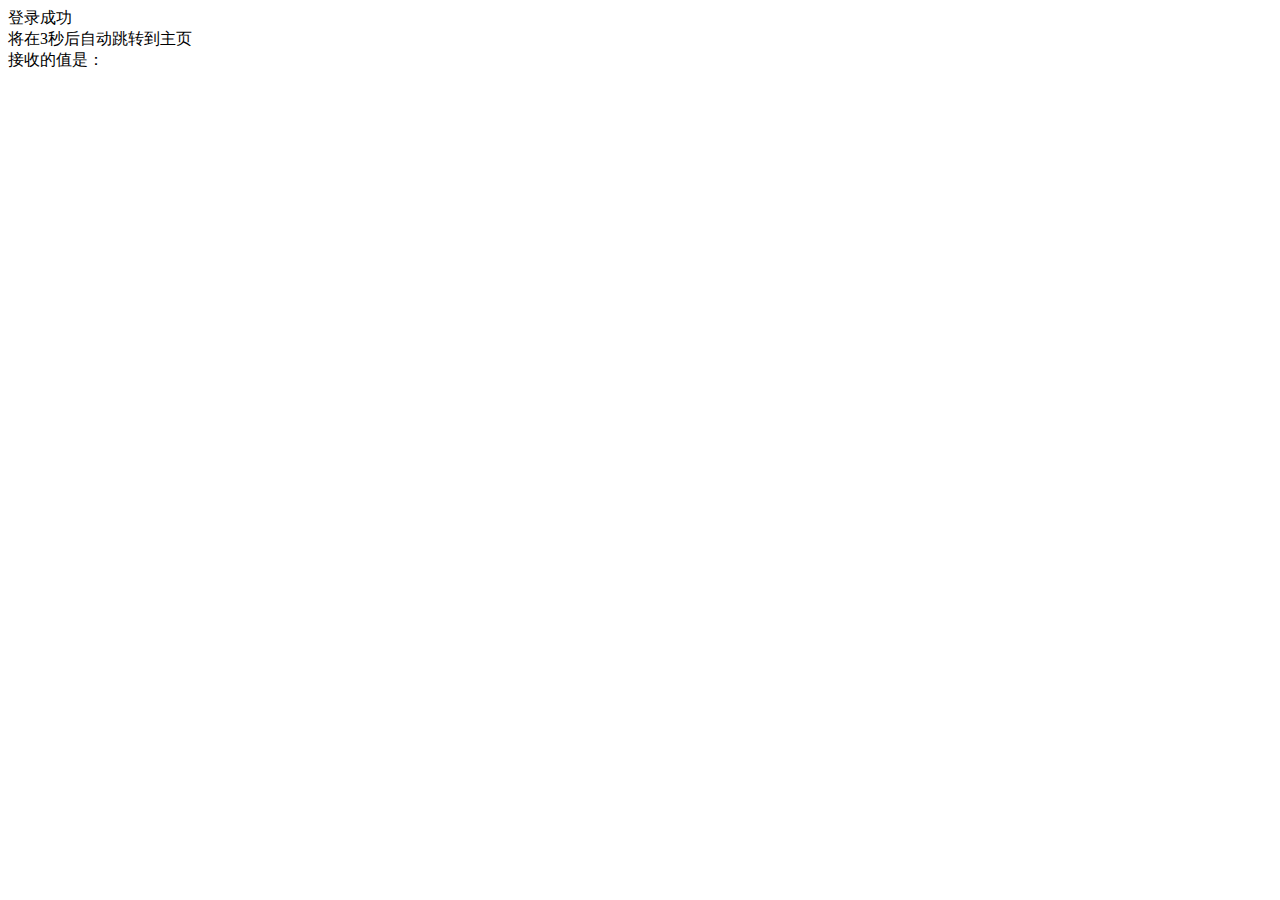
<file: Login_success_jump.html>
﻿<!DOCTYPE html>
<html>
<head>
    <meta charset="utf-8" />
    <title>跳转</title>
    <script src="js/jquery-3.4.0.min.js"></script>
    <script language="javascript">
        var secs = 3; //倒计时的秒数
        var URL;
        function Load(url) {
            URL = url;
            for (var i = secs; i >= 0; i--) {
                window.setTimeout('doUpdate(' + i + ')', (secs - i) * 1000);
            }
        }
        function doUpdate(num) {
            document.getElementById('ShowDiv').innerHTML = '将在' + num + '秒后自动跳转到主页';
            if (num == 0) { window.location = URL; }
        }
        //传过来的id
        $(function () {
            //console.log(location.search.concat());
            //manyValues();
            $("#show").html(oneValues());
        })

        //接收一个值
        function oneValues() {
            var result;
            var url = window.location.search; //获取url中"?"符后的字串  
            if (url.indexOf("?") != -1) {
                result = url.substr(url.indexOf("=") + 1);
            }
            return result;
        }
    </script>
</head>
<body onload="Load('index.html')">
    登录成功
    <div id="ShowDiv"></div>

    <span>接收的值是：</span>
    <span id="show"></span>
</body>
</html>
</file>
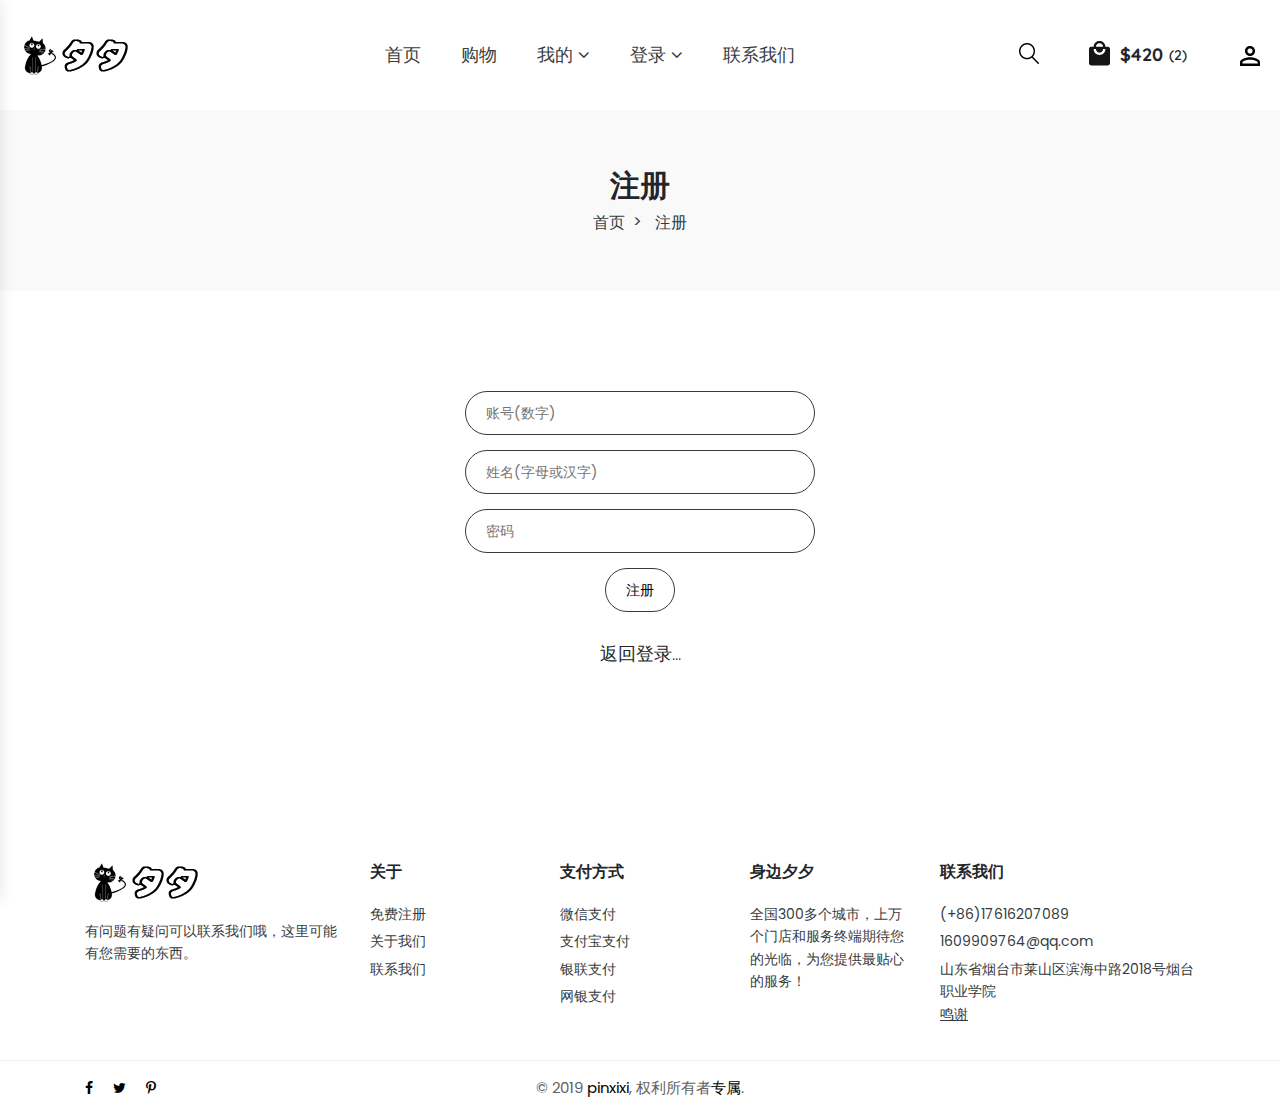
<file: register.html>
﻿<!doctype html>
<html class="no-js" lang="en">

<head>
    <meta charset="utf-8">
    <meta http-equiv="x-ua-compatible" content="ie=edge">
    <title>注册</title>
    <meta name="robots" content="noindex, follow" />
    <meta name="description" content="">
    <meta name="viewport" content="width=device-width, initial-scale=1">
    <link rel="shortcut icon" type="image/x-icon" href="images/favicon.ico">
    <link rel="stylesheet" href="css/bootstrap.min.css">    
    <link rel="stylesheet" href="css/fontawesome.min.css"> 
    <link rel="stylesheet" href="css/plugins.css">    
    <link rel="stylesheet" href="css/helper.css">   
    <link rel="stylesheet" href="css/style.css">    
    <script src="js/vendor/modernizr-2.8.3.min.js"></script>
</head>

<body>

    <div class="site-wrapper pt-0">

        <!-- Header s -->
        <header class="header-section section position-static">
            <div class="container-fluid">
                <div class="row no-gutters align-items-center">
                    <div class="col-4 col-lg-2 col-xl-3">
                        <!-- Logo s -->
                        <div class="header-logo header-logo-one mt-0">
                            <a href="index.html">
                                <img src="images/logo.png" alt="Olson">
                            </a>
                        </div><!-- Logo e -->
                    </div>

                    <div class="col col-lg-7 col-xl-6 d-none d-lg-block">
                        <div class="main-menu mr-lg-100">
                            <nav>
                                <ul>
                                    <li>
                                        <a href="index.html">首页</a>
                                    </li>
                                    <li>
                                        <a href="shop-left-sidebar.html">购物</a>
                                    </li>

                                    <li class="menu-item-has-children">
                                        <a href="#">我的</a>
                                        <ul class="sub-menu">
                                            <li><a href="cart.html">购物车</a></li>
                                            <li><a href="checkout.html">结账</a></li>
                                            <li><a href="wishlist.html">愿望清单</a></li>
                                        </ul>
                                    </li>
                                    <li class="menu-item-has-children">
                                        <a href="login.html">登录</a>
                                        <ul class="sub-menu">
                                            <li><a href="login.html">登录</a></li>
                                            <li><a href="register.html">注册</a></li>
                                        </ul>
                                    </li>
                                    <li><a href="contact.html">联系我们</a></li>
                                </ul>
                            </nav>
                        </div>
                    </div>

                    <div class="col-8 col-lg-3 col-xl-3">
                        <div class="header-shop-links">
                            <div class="shop-links-item header-search">
                                <a href="javascript:void(0)" class="btn-src"><img src="images/icons/search.png" alt="Search"></a>
                                <a href="javascript:void(0)" class="btn-close"><img src="images/icons/close.png" alt="Close"></a>

                                <div class="search-content-wrap">
                                    <form action="#" method="post">
                                        <label for="search" class="sr-only">Search</label>
                                        <input type="text" id="search" placeholder="在此处输入搜索..." />
                                    </form>
                                </div>
                            </div>

                            <div class="shop-links-item header-mini-cart">
                                <a href="cart.html">
                                    <img src="images/icons/cart.png" alt="Cart">
                                    $420<span>(2)</span>
                                </a>

                                <div class="mini-cart-wrap mobile-small-right">
                                    <div class="mini-cart-product">
                                        <a href="single-product.html" class="image">
                                            <img src="images/product/product-1.png" alt="">
                                        </a>
                                        <div class="content">
                                            <h5 class="title"><a href="single-product.html">大黑毛衣</a></h5>
                                            <span>$799.99</span>
                                        </div>
                                        <a href="#" class="remove"><i class="fa fa-trash"></i></a>
                                    </div>
                                    <div class="mini-cart-product">
                                        <a href="single-product.html" class="image">
                                            <img src="images/product/product-2.png" alt="">
                                        </a>
                                        <div class="content">
                                            <h5 class="title"><a href="single-product.html">格子衫风衣</a></h5>
                                            <span>$799.99</span>
                                        </div>
                                        <a href="#" class="remove"><i class="fa fa-trash"></i></a>
                                    </div>

                                    <h4 class="total">合计 <span>$1599.98</span></h4>

                                    <div class="buttons">
                                        <a href="checkout.html">结账</a>
                                    </div>

                                </div>
                            </div>

                            <div class="shop-links-item header-account mr-lg-0">
                                <a href="login.html"><img src="images/icons/user.png" alt="Account"></a>
                            </div>

                            <div class="shop-links-item header-menu-icon d-lg-none">
                                <a href="javascript:void(0)" class="menu-toggle"><span class="bar"></span></a>
                            </div>
                        </div>
                    </div>
                </div>
            </div>
        </header>
        <!-- Header s -->

        <div class="side-menu-wrap">
            <button class="side-menu-close"><span></span></button>
            <div class="side-menu-inner">

                <div class="side-logo"><a href="index.html"><img src="images/logo.png" alt=""></a></div>

                <div class="side-menu nice-scroll">
                    <nav>
                        <ul>
                            <li>
                                <a href="index.html">首页</a>
                            </li>
                            <li>
                                <a href="shop-left-sidebar.html">购物</a>
                            </li>

                            <li class="menu-item-has-children">
                                <a href="#">我的</a>
                                <ul class="sub-menu">
                                    <li><a href="cart.html">购物车</a></li>
                                    <li><a href="checkout.html">结账</a></li>
                                    <li><a href="wishlist.html">愿望清单</a></li>
                                </ul>
                            </li>
                            <li class="menu-item-has-children">
                                <a href="login.html">登录</a>
                                <ul class="sub-menu">
                                    <li><a href="login.html">登录</a></li>
                                    <li><a href="register.html">注册</a></li>
                                </ul>
                            </li>
                            <li><a href="contact.html">联系我们</a></li>
                        </ul>
                    </nav>
                </div>

                <div class="side-social">
                    <a href="#"><i class="fa fa-facebook"></i></a>
                    <a href="#"><i class="fa fa-twitter"></i></a>
                    <a href="#"><i class="fa fa-pinterest"></i></a>
                    <a href="#"><i class="fa fa-instagram"></i></a>
                    <a href="#"><i class="fa fa-google-plus"></i></a>
                </div>

            </div>
        </div>

        <div class="side-menu-overlay"></div>

        <!--  Banner s -->
        <div class="page-banner-section section bg-gray">
            <div class="container">
                <div class="row">
                    <div class="page-banner-content col text-center">
                        <h1>注册</h1>
                        <ul class="breadcrumb justify-content-center">
                            <li><a href="index.html">首页</a></li>
                            <li><a href="login-register.html">注册</a></li>
                        </ul>
                    </div>
                </div>
            </div>
        </div>
        <!--  Banner e -->
        <!-- Login s -->
        <div class="page-section section mt-100 mb-60 mt-xs-70 mb-xs-30">
            <div class="container text-center">
                <div class="row">

                    <div class="col-lg-4 col-12 mb-40"></div>

                    <div class="col-lg-4 col-12 mb-40">
                        <div class="login-register-form-wrap">
                            <form class="mb-30" nethod="post" action="/ashx/Register_check.ashx">
                                <div class="row">
                                    <div class="col-12 mb-15">
                                        <input onkeyup="this.value=this.value.replace(/\D/g,'')" onafterpaste="this.value=this.value.replace(/\D/g,'')" name="textId" placeholder="账号(数字)">
                                    </div>
                                    <div class="col-12 mb-15">
                                        <input onkeyup="value=value.replace(/[\d]/g,'') "onbeforepaste="clipboardData.setData('text',clipboardData.getData('text').replace(/[\d]/g,''))" maxlength=10 name="Numbers" placeholder="姓名(字母或汉字)">
                                    </div>
                                    <div class="col-12 mb-15"><input name="textPwd" type="password" placeholder="密码"></div>
                                    <div class="col-12"><!--<input type="submit" value="注册">-->
                                    <a href="#"><input type="button" value="注册"></a>
                                    </div>
                                    
                                </div>
                            </form>
                            <a href="login.html">
                                <h4>返回登录...</h4>
                            </a>
                        </div>
                    </div>

                </div>
            </div>
        </div>
        <!--  e -->
       
        <!--  Footer s -->
        <footer class="footer-section section">

            <div class="footer-widget-area pt-80 pb-30">
                <div class="container">
                    <div class="footer-widget-content">
                        <div class="row">
                            <!-- s -->
                            <div class="col-md-12 col-lg-3">
                                <div class="footer-widget-item-wrap">
                                    <div class="widget-body">
                                        <div class="about-text pt-38 pt-sm-0 pt-md-0">
                                            <a href="index.html"><img src="images/logo.png" alt="Logo" /></a>
                                            <p>
                                                有问题有疑问可以联系我们哦，这里可能有您需要的东西。
                                            </p>
                                            <p class="d-none d-md-block d-lg-none">
                                                
                                            </p>
                                        </div>
                                    </div>
                                </div>
                            </div>

                            <div class="col-sm-3 col-lg-2">
                                <div class="footer-widget-item-wrap">
                                    <h3 class="widget-title">关于</h3>
                                    <div class="widget-body">
                                        <ul class="footer-list">
                                            <li><a href="register.html">免费注册</a></li>
                                            <li><a href="#">关于我们</a></li>
                                            <li><a href="contact.html">联系我们</a></li>
                                        </ul>
                                    </div>
                                </div>
                            </div>

                            <div class="col-sm-3 col-lg-2">
                                <div class="footer-widget-item-wrap">
                                    <h3 class="widget-title">支付方式</h3>
                                    <div class="widget-body">
                                        <ul class="footer-list">
                                            <li><a href="#">微信支付</a></li>
                                            <li><a href="#">支付宝支付</a></li>
                                            <li><a href="#">银联支付</a></li>
                                            <li><a href="#">网银支付</a></li>
                                        </ul>
                                    </div>
                                </div>
                            </div>

                            <div class="col-sm-3 col-lg-2">
                                <div class="footer-widget-item-wrap">
                                    <h3 class="widget-title">身边夕夕</h3>
                                    <div class="widget-body">
                                        <ul class="footer-list">
                                            <li><a href="#">全国300多个城市，上万个门店和服务终端期待您的光临，为您提供最贴心的服务！</a></li>
                                        </ul>
                                    </div>
                                </div>
                            </div>

                            <div class="col-sm-3 col-lg-3">
                                <div class="footer-widget-item-wrap">
                                    <h3 class="widget-title">联系我们</h3>
                                    <div class="widget-body">
                                        <div class="contact-text">
                                            <a href="#">(+86)17616207089</a>
                                            <a href="#">1609909764@qq.com</a>
                                            <p>山东省烟台市莱山区滨海中路2018号烟台职业学院</p>
                                            <a href="#" class="d-block mt-22"><u>鸣谢</u></a>
                                        </div>
                                    </div>
                                </div>
                            </div>
                        </div><!-- row-->
                    </div>
                </div>
            </div>
            <!--  Footer e -->

            <div class="footer-bottom-wrapper pt-15 pb-15">
                <div class="container">
                    <div class="row">
                        <div class="col-sm-3 col-lg-3 m-auto order-1">
                            <div class="footer-social-icons nav justify-content-center justify-content-sm-start mb-xs-10">
                                <a href="#" target="_blank"><i class="fa fa-facebook"></i></a>
                                <a href="#" target="_blank"><i class="fa fa-twitter"></i></a>
                                <a href="#" target="_blank"><i class="fa fa-pinterest-p"></i></a>
                            </div>
                        </div>

                        <div class="col-sm-5 col-lg-6 m-auto order-3 order-sm-2 text-center text-sm-left text-lg-center">
                            <div class="copyright-text mt-xs-10 ">
                                <p>&copy; 2019 <a href="index.html">pinxixi</a>, 权利所有者<a href="#" title="bootstrapmb">专属</a>.</p>
                            </div>
                        </div>

                        <div class="col-sm-4 col-lg-3 m-auto order-2 text-center text-md-right">
                        </div>
                    </div>
                </div>
            </div>
        </footer>
        <!--  Footer e -->
    </div>

    <script src="js/vendor/jquery-1.12.4.min.js"></script>
    <script src="js/popper.min.js"></script>    
    <script src="js/bootstrap.min.js"></script>    
    <script src="js/plugins.js"></script>    
    <script src="js/ajax-mail.js"></script>    
    <script src="js/main.js"></script>    
</body>

</html>
</file>
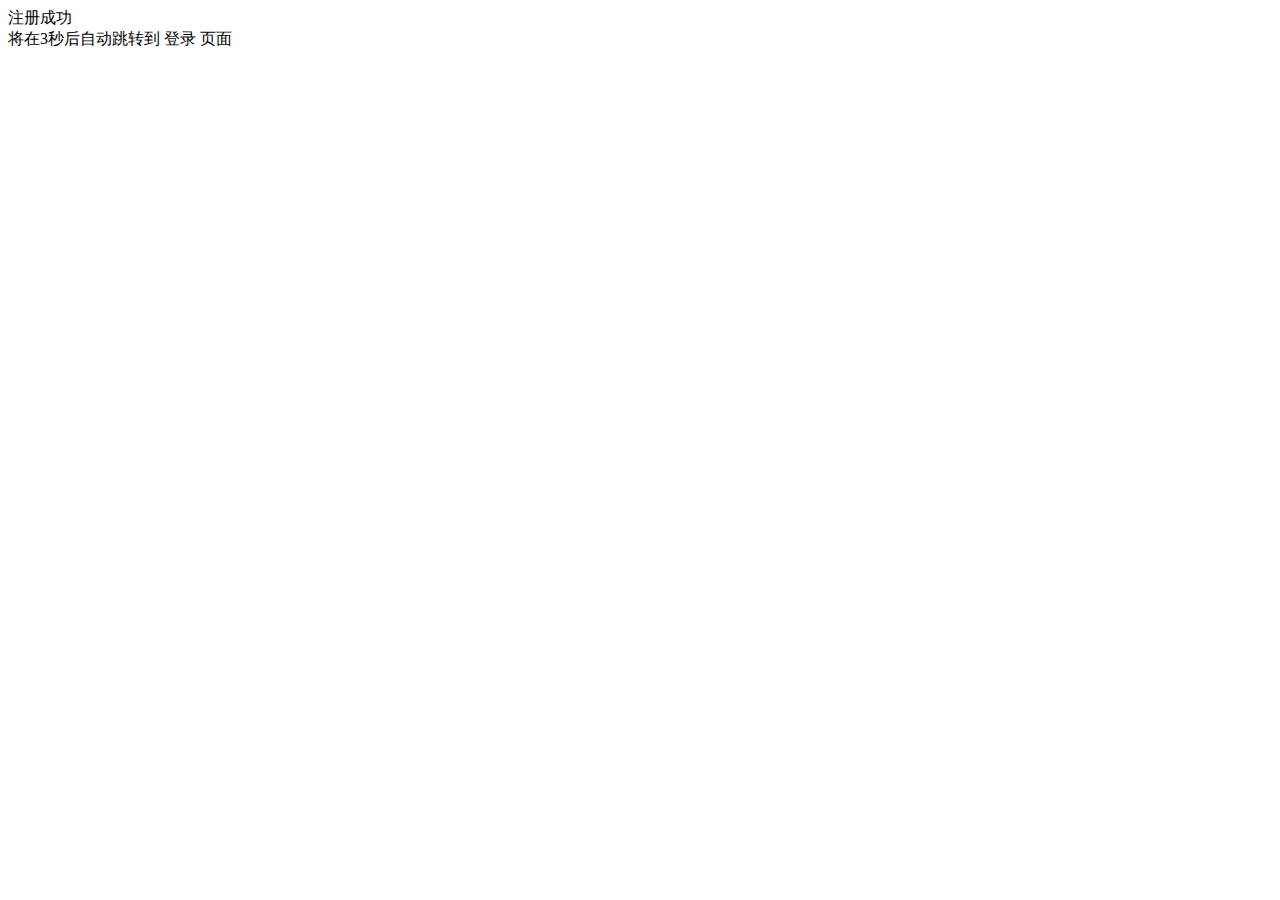
<file: Register_success_jump.html>
﻿<!DOCTYPE html>
<html>
<head>
    <meta charset="utf-8" />
    <title>跳转</title>
    <script src="js/jquery-3.4.0.min.js"></script>
    <script language="javascript">
        var secs = 3; //倒计时的秒数
        var URL;
        function Load(url) {
            URL = url;
            for (var i = secs; i >= 0; i--) {
                window.setTimeout('doUpdate(' + i + ')', (secs - i) * 1000);
            }
        }
        function doUpdate(num) {
            document.getElementById('ShowDiv').innerHTML = '将在' + num + '秒后自动跳转到 登录 页面';
            if (num == 0) { window.location = URL; }
        }
    </script>
</head>
<body onload="Load('Login.html')">
    注册成功
    <div id="ShowDiv"></div>
</body>
</html>
</file>
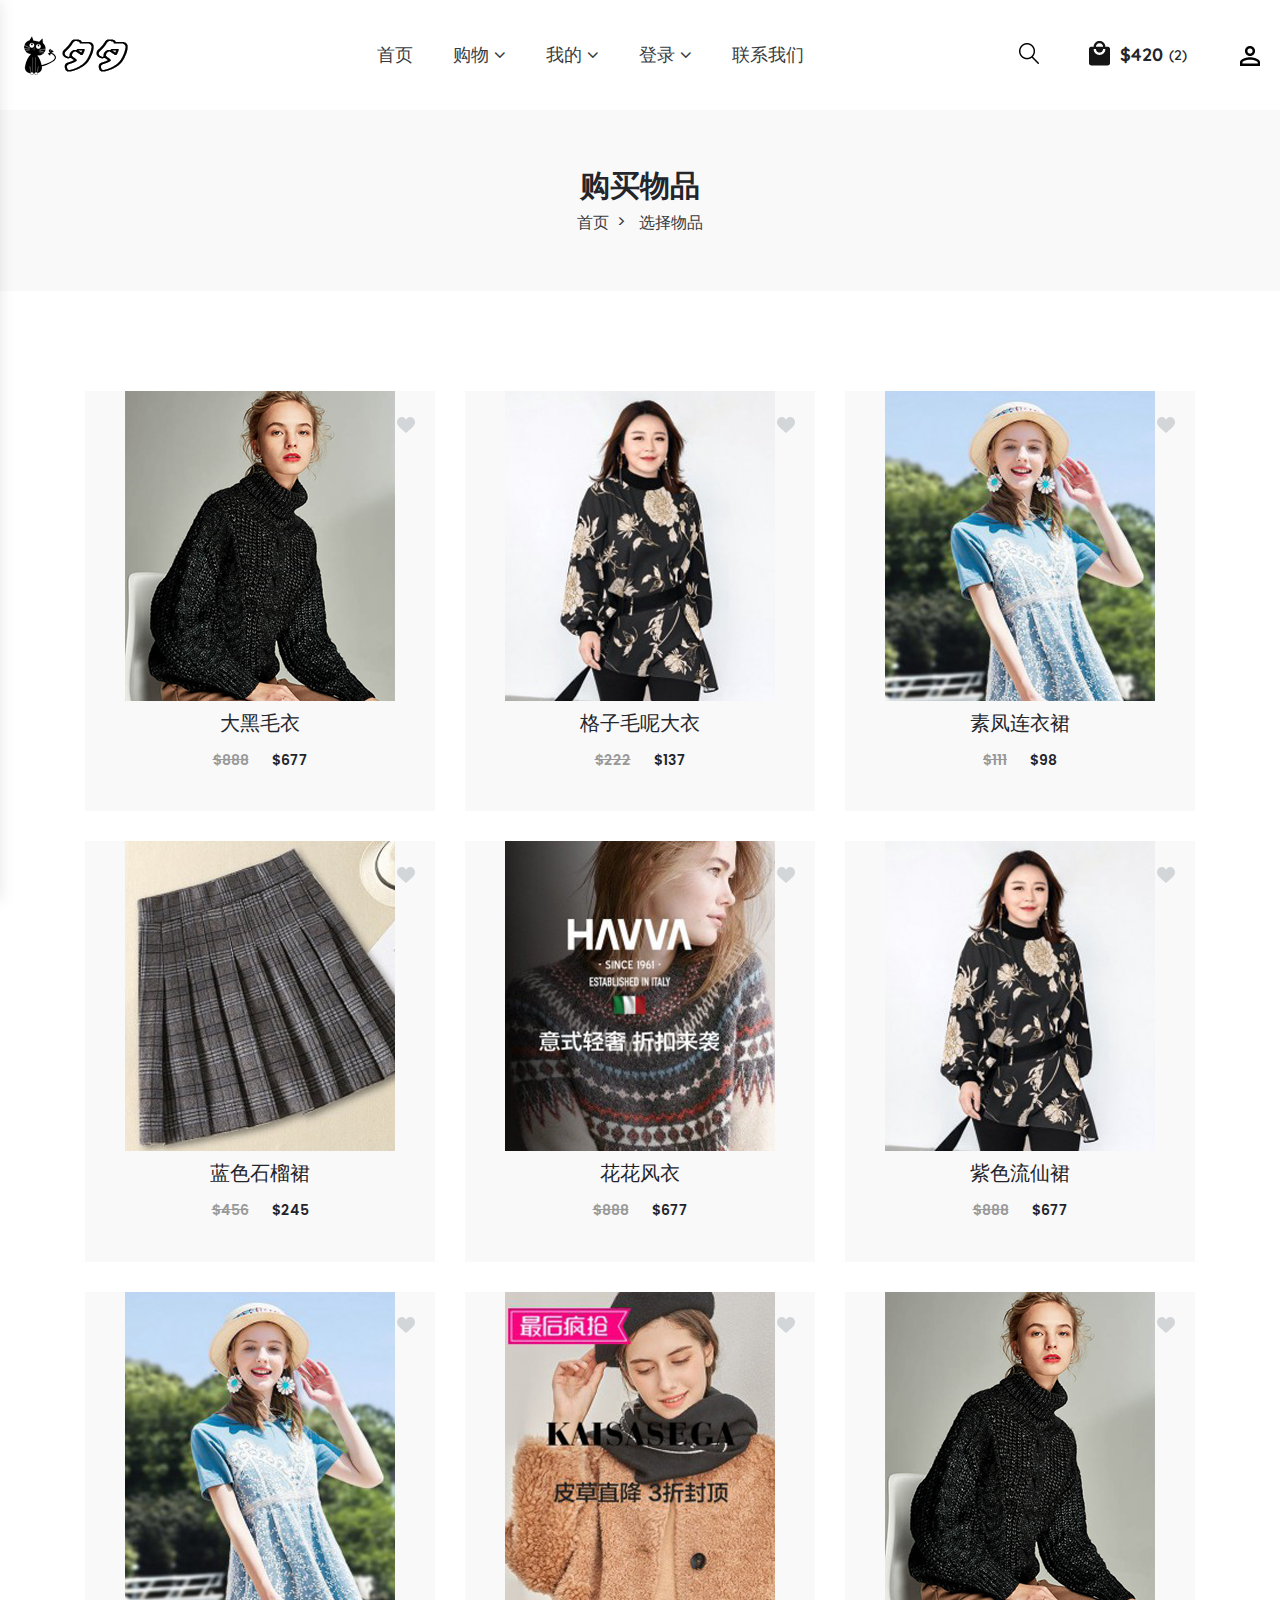
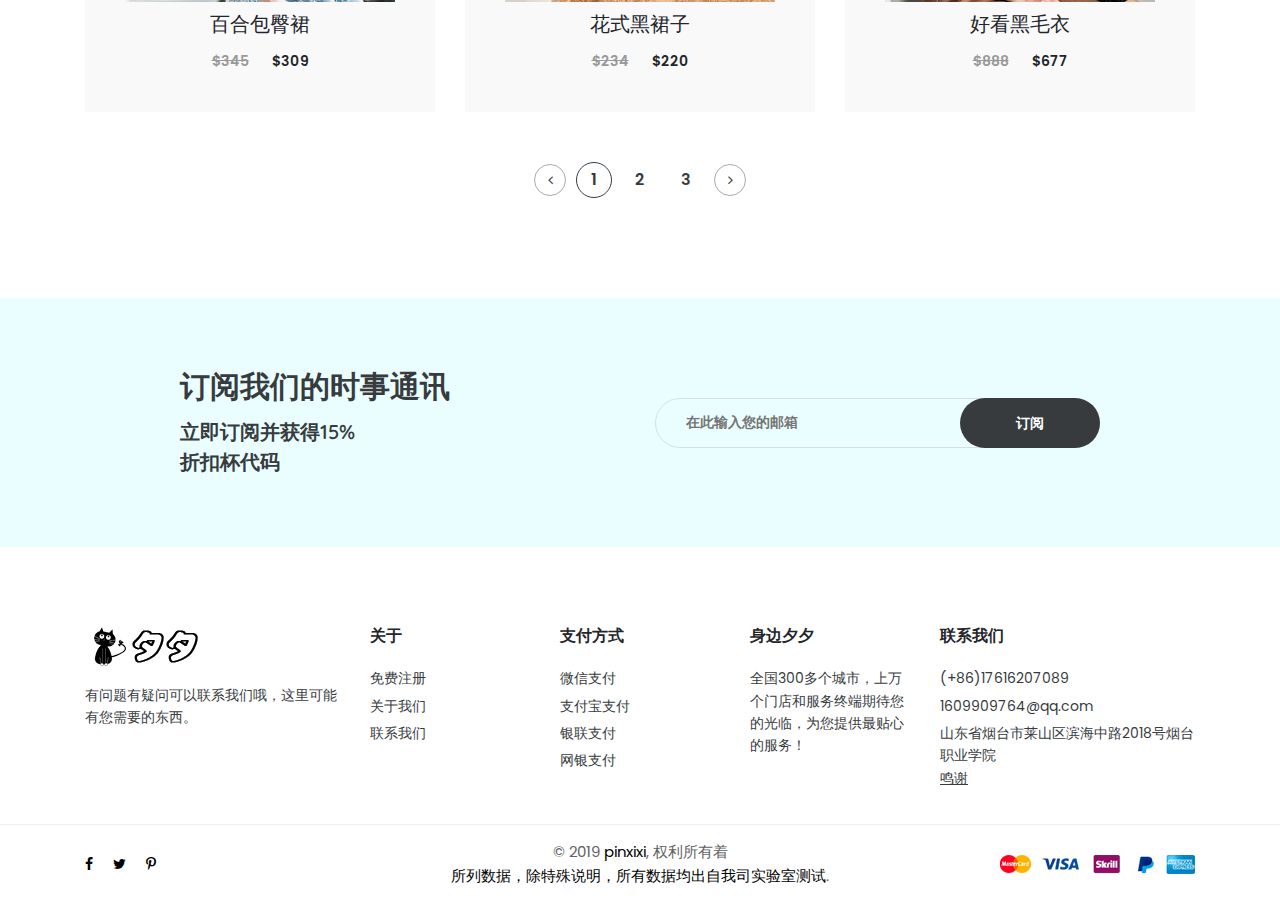
<file: shop-full-width.html>
﻿<!doctype html>
<html class="no-js" lang="en">

<head>
    <meta charset="utf-8">
    <meta http-equiv="x-ua-compatible" content="ie=edge">
    <title>选择物品</title>
    <meta name="robots" content="noindex, follow" />
    <meta name="description" content="">
    <meta name="viewport" content="width=device-width, initial-scale=1">
    <link rel="shortcut icon" type="image/x-icon" href="images/favicon.ico">    
    <link rel="stylesheet" href="css/bootstrap.min.css">    
    <link rel="stylesheet" href="css/fontawesome.min.css">    
    <link rel="stylesheet" href="css/plugins.css">    
    <link rel="stylesheet" href="css/helper.css">    
    <link rel="stylesheet" href="css/style.css">    
    <script src="js/vendor/modernizr-2.8.3.min.js"></script>    
</head>

<body>
    <div class="site-wrapper pt-0">

        <!-- Header s -->
        <header class="header-section section position-static">
            <div class="container-fluid">
                <div class="row no-gutters align-items-center">
                    <div class="col-4 col-lg-2 col-xl-3">
                        <!-- Logo s -->
                        <div class="header-logo header-logo-one mt-0">
                            <a href="index.html">
                                <img src="images/logo.png" alt="Olson">
                            </a>
                        </div><!-- Logo e -->
                    </div>

                    <div class="col col-lg-7 col-xl-6 d-none d-lg-block">
                        <div class="main-menu mr-lg-100">
                            <nav>
                                <ul>
                                    <li>
                                        <a href="index.html">首页</a>
                                    </li>
                                    <li class="menu-item-has-children">
                                        <a href="shop-left-sidebar.html">购物</a>
                                        <ul class="sub-menu">
                                            <li><a href="shop-left-sidebar.html">选择物品</a></li>
                                            <li><a href="shop-full-width.html">大图阅览</a></li>
                                        </ul>
                                    </li>
                                    <li class="menu-item-has-children">
                                        <a href="#">我的</a>
                                        <ul class="sub-menu">
                                            <li><a href="cart.html">购物车</a></li>
                                            <li><a href="checkout.html">结账</a></li>
                                            <li><a href="wishlist.html">愿望清单</a></li>
                                        </ul>
                                    </li>
                                    <li class="menu-item-has-children">
                                        <a href="login.html">登录</a>
                                        <ul class="sub-menu">
                                            <li><a href="login.html">登录</a></li>
                                            <li><a href="register.html">注册</a></li>
                                        </ul>
                                    </li>
                                    <li><a href="contact.html">联系我们</a></li>
                                </ul>
                            </nav>
                        </div>
                    </div>

                    <div class="col-8 col-lg-3 col-xl-3">
                        <div class="header-shop-links">
                            <div class="shop-links-item header-search">
                                <a href="javascript:void(0)" class="btn-src"><img src="images/icons/search.png" alt="Search"></a>
                                <a href="javascript:void(0)" class="btn-close"><img src="images/icons/close.png" alt="Close"></a>

                                <div class="search-content-wrap">
                                    <form action="#" method="post">
                                        <label for="search" class="sr-only">Search</label>
                                        <input type="text" id="search" placeholder="在此处输入搜索..." />
                                    </form>
                                </div>
                            </div>

                            <div class="shop-links-item header-mini-cart">
                                <a href="cart.html">
                                    <img src="images/icons/cart.png" alt="Cart">
                                    $420<span>(2)</span>
                                </a>

                                <div class="mini-cart-wrap mobile-small-right">
                                    <div class="mini-cart-product">
                                        <a href="single-product.html" class="image">
                                            <img src="images/product/product-1.png" alt="">
                                        </a>
                                        <div class="content">
                                            <h5 class="title"><a href="single-product.html">大黑毛衣</a></h5>
                                            <span>$799.99</span>
                                        </div>
                                        <a href="#" class="remove"><i class="fa fa-trash"></i></a>
                                    </div>
                                    <div class="mini-cart-product">
                                        <a href="single-product.html" class="image">
                                            <img src="images/product/product-2.png" alt="">
                                        </a>
                                        <div class="content">
                                            <h5 class="title"><a href="single-product.html">格子衫风衣</a></h5>
                                            <span>$799.99</span>
                                        </div>
                                        <a href="#" class="remove"><i class="fa fa-trash"></i></a>
                                    </div>

                                    <h4 class="total">合计 <span>$1599.98</span></h4>

                                    <div class="buttons">
                                        <a href="checkout.html">结账</a>
                                    </div>

                                </div>
                            </div>

                            <div class="shop-links-item header-account mr-lg-0">
                                <a href="login.html"><img src="images/icons/user.png" alt="Account"></a>
                            </div>

                            <div class="shop-links-item header-menu-icon d-lg-none">
                                <a href="javascript:void(0)" class="menu-toggle"><span class="bar"></span></a>
                            </div>
                        </div>
                    </div>
                </div>
            </div>
        </header>
        <!-- Header e -->

        <div class="side-menu-wrap">
            <button class="side-menu-close"><span></span></button>
            <div class="side-menu-inner">

                <div class="side-logo"><a href="index.html"><img src="images/logo.png" alt=""></a></div>

                <div class="side-menu nice-scroll">
                    <nav>
                        <ul>
                            <li>
                                <a href="index.html">首页</a>
                            </li>
                            <li class="menu-item-has-children">
                                <a href="shop-left-sidebar.html">购物</a>
                                <ul class="sub-menu">
                                    <li><a href="shop-left-sidebar.html">选择物品</a></li>
                                    <li><a href="shop-full-width.html">大图阅览</a></li>
                                </ul>
                            </li>
                            <li class="menu-item-has-children">
                                <a href="#">我的</a>
                                <ul class="sub-menu">
                                    <li><a href="cart.html">购物车</a></li>
                                    <li><a href="checkout.html">结账</a></li>
                                    <li><a href="wishlist.html">愿望清单</a></li>
                                </ul>
                            </li>
                            <li class="menu-item-has-children">
                                <a href="login.html">登录</a>
                                <ul class="sub-menu">
                                    <li><a href="login.html">登录</a></li>
                                    <li><a href="register.html">注册</a></li>
                                </ul>
                            </li>
                            <li><a href="contact.html">联系我们</a></li>
                        </ul>
                    </nav>
                </div>

                <div class="side-social">
                    <a href="#"><i class="fa fa-facebook"></i></a>
                    <a href="#"><i class="fa fa-twitter"></i></a>
                    <a href="#"><i class="fa fa-pinterest"></i></a>
                    <a href="#"><i class="fa fa-instagram"></i></a>
                    <a href="#"><i class="fa fa-google-plus"></i></a>
                </div>

            </div>
        </div>

        <div class="side-menu-overlay"></div>

        <!--  Banner s -->
        <div class="page-banner-section section bg-gray">
            <div class="container">
                <div class="row">
                    <div class="page-banner-content text-center col">
                        <h1>购买物品</h1>
                        <ul class="breadcrumb justify-content-center">
                            <li><a href="index.html">首页</a></li>
                            <li><a href="shop-left-sidebar.html">选择物品</a></li>
                        </ul>
                    </div>
                </div>
            </div>
        </div>
        <!--  Banner e -->
        <div class="product-section section bg-white mt-100 mb-60 mt-xs-70 mb-xs-30">
            <div class="container">
                <div class="row">
                    <div class="col-xl-4 col-md-6 col-12 mb-30">
                        <div class="product-item bg-gray">
                            <div class="product-inner">

                                <div class="image-wrap">
                                    <a href="single-product.html" class="image">
                                        <img src="images/product/product-1.png" alt="">
                                    </a>
                                    <a href="#" class="wishlist">
                                        <img src="images/icons/heart.png"
                                             alt="Wishlist">
                                    </a>
                                    <div class="actions">
                                        <a href="#"><i class="fa fa-shopping-cart"></i></a>
                                        <a href="#"><i class="fa fa-eye"></i></a>
                                        <a href="#"><i class="fa fa-refresh"></i></a>
                                    </div>
                                </div>

                                <div class="content text-center">

                                    <h4 class="title"><a href="single-product.html">大黑毛衣</a></h4>
                                    <div class="price">
                                        <del class="price-old">$888</del>
                                        <span class="price-sale">$677</span>
                                    </div>

                                </div>

                            </div>
                        </div>

                    </div>

                    <div class="col-xl-4 col-md-6 col-12 mb-30">

                        <div class="product-item bg-gray">
                            <div class="product-inner">

                                <div class="image-wrap">
                                    <a href="single-product.html" class="image">
                                        <img src="images/product/product-2.png" alt="">
                                    </a>
                                    <a href="#" class="wishlist">
                                        <img src="images/icons/heart.png"
                                             alt="Wishlist">
                                    </a>
                                    <div class="actions">
                                        <a href="#"><i class="fa fa-shopping-cart"></i></a>
                                        <a href="#"><i class="fa fa-eye"></i></a>
                                        <a href="#"><i class="fa fa-refresh"></i></a>
                                    </div>
                                </div>

                                <div class="content text-center">

                                    <h4 class="title"><a href="single-product.html">格子毛呢大衣</a></h4>
                                    <div class="price">
                                        <del class="price-old">$222</del>
                                        <span class="price-sale">$137</span>
                                    </div>

                                </div>

                            </div>
                        </div>

                    </div>

                    <div class="col-xl-4 col-md-6 col-12 mb-30">

                        <div class="product-item bg-gray">
                            <div class="product-inner">

                                <div class="image-wrap">
                                    <a href="single-product.html" class="image">
                                        <img src="images/product/product-3.png" alt="">
                                    </a>
                                    <a href="#" class="wishlist">
                                        <img src="images/icons/heart.png"
                                             alt="Wishlist">
                                    </a>
                                    <div class="actions">
                                        <a href="#"><i class="fa fa-shopping-cart"></i></a>
                                        <a href="#"><i class="fa fa-eye"></i></a>
                                        <a href="#"><i class="fa fa-refresh"></i></a>
                                    </div>
                                </div>

                                <div class="content text-center">

                                    <h4 class="title"><a href="single-product.html">素凤连衣裙</a></h4>
                                    <div class="price">
                                        <del class="price-old">$111</del>
                                        <span class="price-sale">$98</span>
                                    </div>

                                </div>

                            </div>
                        </div>

                    </div>

                    <div class="col-xl-4 col-md-6 col-12 mb-30">

                        <div class="product-item bg-gray">
                            <div class="product-inner">

                                <div class="image-wrap">
                                    <a href="single-product.html" class="image">
                                        <img src="images/product/product-4.png" alt="">
                                    </a>
                                    <a href="#" class="wishlist">
                                        <img src="images/icons/heart.png"
                                             alt="Wishlist">
                                    </a>
                                    <div class="actions">
                                        <a href="#"><i class="fa fa-shopping-cart"></i></a>
                                        <a href="#"><i class="fa fa-eye"></i></a>
                                        <a href="#"><i class="fa fa-refresh"></i></a>
                                    </div>
                                </div>

                                <div class="content text-center">

                                    <h4 class="title"><a href="single-product.html">蓝色石榴裙</a></h4>
                                    <div class="price">
                                        <del class="price-old">$456</del>
                                        <span class="price-sale">$245</span>
                                    </div>

                                </div>

                            </div>
                        </div>

                    </div>

                    <div class="col-xl-4 col-md-6 col-12 mb-30">

                        <div class="product-item bg-gray">
                            <div class="product-inner">

                                <div class="image-wrap">
                                    <a href="single-product.html" class="image">
                                        <img src="images/product/product-5.png" alt="">
                                    </a>
                                    <a href="#" class="wishlist">
                                        <img src="images/icons/heart.png"
                                             alt="Wishlist">
                                    </a>
                                    <div class="actions">
                                        <a href="#"><i class="fa fa-shopping-cart"></i></a>
                                        <a href="#"><i class="fa fa-eye"></i></a>
                                        <a href="#"><i class="fa fa-refresh"></i></a>
                                    </div>
                                </div>

                                <div class="content text-center">

                                    <h4 class="title"><a href="single-product.html">花花风衣</a></h4>
                                    <div class="price">
                                        <del class="price-old">$888</del>
                                        <span class="price-sale">$677</span>
                                    </div>

                                </div>

                            </div>
                        </div>

                    </div>

                    <div class="col-xl-4 col-md-6 col-12 mb-30">

                        <div class="product-item bg-gray">
                            <div class="product-inner">

                                <div class="image-wrap">
                                    <a href="single-product.html" class="image">
                                        <img src="images/product/product-2.png" alt="">
                                    </a>
                                    <a href="#" class="wishlist">
                                        <img src="images/icons/heart.png"
                                             alt="Wishlist">
                                    </a>
                                    <div class="actions">
                                        <a href="#"><i class="fa fa-shopping-cart"></i></a>
                                        <a href="#"><i class="fa fa-eye"></i></a>
                                        <a href="#"><i class="fa fa-refresh"></i></a>
                                    </div>
                                </div>

                                <div class="content text-center">

                                    <h4 class="title"><a href="single-product.html">紫色流仙裙</a></h4>
                                    <div class="price">
                                        <del class="price-old">$888</del>
                                        <span class="price-sale">$677</span>
                                    </div>

                                </div>

                            </div>
                        </div>

                    </div>

                    <div class="col-xl-4 col-md-6 col-12 mb-30">

                        <div class="product-item bg-gray">
                            <div class="product-inner">

                                <div class="image-wrap">
                                    <a href="single-product.html" class="image">
                                        <img src="images/product/product-3.png" alt="">
                                    </a>
                                    <a href="#" class="wishlist">
                                        <img src="images/icons/heart.png"
                                             alt="Wishlist">
                                    </a>
                                    <div class="actions">
                                        <a href="#"><i class="fa fa-shopping-cart"></i></a>
                                        <a href="#"><i class="fa fa-eye"></i></a>
                                        <a href="#"><i class="fa fa-refresh"></i></a>
                                    </div>
                                </div>

                                <div class="content text-center">

                                    <h4 class="title"><a href="single-product.html">百合包臀裙</a></h4>
                                    <div class="price">
                                        <del class="price-old">$345</del>
                                        <span class="price-sale">$309</span>
                                    </div>

                                </div>

                            </div>
                        </div>

                    </div>

                    <div class="col-xl-4 col-md-6 col-12 mb-30">

                        <div class="product-item bg-gray">
                            <div class="product-inner">

                                <div class="image-wrap">
                                    <a href="single-product.html" class="image">
                                        <img src="images/product/product-6.png" alt="">
                                    </a>
                                    <a href="#" class="wishlist">
                                        <img src="images/icons/heart.png"
                                             alt="Wishlist">
                                    </a>
                                    <div class="actions">
                                        <a href="#"><i class="fa fa-shopping-cart"></i></a>
                                        <a href="#"><i class="fa fa-eye"></i></a>
                                        <a href="#"><i class="fa fa-refresh"></i></a>
                                    </div>
                                </div>

                                <div class="content text-center">

                                    <h4 class="title"><a href="single-product.html">花式黑裙子</a></h4>
                                    <div class="price">
                                        <del class="price-old">$234</del>
                                        <span class="price-sale">$220</span>
                                    </div>

                                </div>

                            </div>
                        </div>

                    </div>

                    <div class="col-xl-4 col-md-6 col-12 mb-30">

                        <div class="product-item bg-gray">
                            <div class="product-inner">

                                <div class="image-wrap">
                                    <a href="single-product.html" class="image">
                                        <img src="images/product/product-1.png" alt="">
                                    </a>
                                    <a href="#" class="wishlist">
                                        <img src="images/icons/heart.png"
                                             alt="Wishlist">
                                    </a>
                                    <div class="actions">
                                        <a href="#"><i class="fa fa-shopping-cart"></i></a>
                                        <a href="#"><i class="fa fa-eye"></i></a>
                                        <a href="#"><i class="fa fa-refresh"></i></a>
                                    </div>
                                </div>

                                <div class="content text-center">

                                    <h4 class="title"><a href="single-product.html">好看黑毛衣</a></h4>
                                    <div class="price">
                                        <del class="price-old">$888</del>
                                        <span class="price-sale">$677</span>
                                    </div>

                                </div>

                            </div>
                        </div>

                    </div>

                </div>
                <div class="page-pagination mb-40 mt-20">
                    <ul>
                        <li><a href="#"><i class="fa fa-angle-left"></i></a></li>
                        <li class="active"><a href="#">1</a></li>
                        <li><a href="#">2</a></li>
                        <li><a href="#">3</a></li>
                        <li><a href="#"><i class="fa fa-angle-right"></i></a></li>
                    </ul>
                </div>
            </div>
        </div>
        <!--  Section e -->
        <!-- 订阅 s -->
        <div class="subscribe-section section bg-light-blue pt-55 pb-55">
            <div class="container">
                <div class="row">
                    <div class="col-xl-10 ml-auto mr-auto col-12">
                        <div class="row align-items-center">
                            <div class="col-lg-6 col-12 mb-15 mt-15">
                                <div class="subscribe-content">
                                    <h2>订阅我们的时事通讯</h2>
                                    <h4>立即订阅并获得15%<br>折扣杯代码</h4>
                                </div>
                            </div>
                            <div class="col-lg-6 col-12 mb-15 mt-15">
                                <form id="mc-form" class="mc-form subscribe-form">
                                    <input id="mc-email" type="email" autocomplete="off" placeholder="在此输入您的邮箱" />
                                    <button id="mc-submit">订阅</button>
                                </form>
                                <div class="mailchimp-alerts text-centre">
                                    <div class="mailchimp-submitting"></div>
                                    <div class="mailchimp-success"></div>
                                    <div class="mailchimp-error"></div>
                                </div>
                            </div>

                        </div>
                    </div>
                </div>
            </div>
        </div>
        <!-- 订阅 e -->
        <!--  Footer s -->
        <footer class="footer-section section">
           
            <div class="footer-widget-area pt-80 pb-30">
                <div class="container">
                    <div class="footer-widget-content">
                        <div class="row">
                            <!-- s -->
                            <div class="col-md-12 col-lg-3">
                                <div class="footer-widget-item-wrap">
                                    <div class="widget-body">
                                        <div class="about-text pt-38 pt-sm-0 pt-md-0">
                                            <a href="index.html"><img src="images/logo.png" alt="Logo" /></a>
                                            <p>
                                                有问题有疑问可以联系我们哦，这里可能有您需要的东西。
                                            </p>
                                            <p class="d-none d-md-block d-lg-none">
                                                Lorem ipsum dolor sit amet, consectetur
                                                adipisicing elit. Animi asperiores aspernatur consectetur distinctio eius enim
                                                eum fuga incidunt maiores molestias nihil, odio reiciendis sed. Architecto iure
                                                nihil tempora veniam voluptate!
                                            </p>
                                        </div>
                                    </div>
                                </div>
                            </div>

                            <div class="col-sm-3 col-lg-2">
                                <div class="footer-widget-item-wrap">
                                    <h3 class="widget-title">关于</h3>
                                    <div class="widget-body">
                                        <ul class="footer-list">
                                            <li><a href="register.html">免费注册</a></li>
                                            <li><a href="#">关于我们</a></li>
                                            <li><a href="contact.html">联系我们</a></li>
                                        </ul>
                                    </div>
                                </div>
                            </div>

                            <div class="col-sm-3 col-lg-2">
                                <div class="footer-widget-item-wrap">
                                    <h3 class="widget-title">支付方式</h3>
                                    <div class="widget-body">
                                        <ul class="footer-list">
                                            <li><a href="#">微信支付</a></li>
                                            <li><a href="#">支付宝支付</a></li>
                                            <li><a href="#">银联支付</a></li>
                                            <li><a href="#">网银支付</a></li>
                                        </ul>
                                    </div>
                                </div>
                            </div>

                            <div class="col-sm-3 col-lg-2">
                                <div class="footer-widget-item-wrap">
                                    <h3 class="widget-title">身边夕夕</h3>
                                    <div class="widget-body">
                                        <ul class="footer-list">
                                            <li><a href="#">全国300多个城市，上万个门店和服务终端期待您的光临，为您提供最贴心的服务！</a></li>
                                        </ul>
                                    </div>
                                </div>
                            </div>

                            <div class="col-sm-3 col-lg-3">
                                <div class="footer-widget-item-wrap">
                                    <h3 class="widget-title">联系我们</h3>
                                    <div class="widget-body">
                                        <div class="contact-text">
                                            <a href="#">(+86)17616207089</a>
                                            <a href="#">1609909764@qq.com</a>
                                            <p>山东省烟台市莱山区滨海中路2018号烟台职业学院</p>
                                            <a href="#" class="d-block mt-22"><u>鸣谢</u></a>
                                        </div>
                                    </div>
                                </div>
                            </div>
                        </div><!-- row-->
                    </div>
                </div>
            </div>
            <!--  Footer  e-->

            <div class="footer-bottom-wrapper pt-15 pb-15">
                <div class="container">
                    <div class="row">
                        <div class="col-sm-3 col-lg-3 m-auto order-1">
                            <div class="footer-social-icons nav justify-content-center justify-content-sm-start mb-xs-10">
                                <a href="#" target="_blank"><i class="fa fa-facebook"></i></a>
                                <a href="#" target="_blank"><i class="fa fa-twitter"></i></a>
                                <a href="#" target="_blank"><i class="fa fa-pinterest-p"></i></a>
                            </div>
                        </div>

                        <div class="col-sm-5 col-lg-6 m-auto order-3 order-sm-2 text-center text-sm-left text-lg-center">
                            <div class="copyright-text mt-xs-10 ">
                                <p>&copy; 2019 <a href="index.html">pinxixi</a>, 权利所有着<a href="#" title="bootstrapmb">所列数据，除特殊说明，所有数据均出自我司实验室测试</a>.</p>
                            </div>
                        </div>

                        <div class="col-sm-4 col-lg-3 m-auto order-2 text-center text-md-right">
                            <img src="images/payments.png" alt="Payment Method" />
                        </div>
                    </div>
                </div>
            </div>
        </footer>
        <!--  Footer e  -->

    </div>

    <script src="js/vendor/jquery-1.12.4.min.js"></script>
    <script src="js/popper.min.js"></script>    
    <script src="js/bootstrap.min.js"></script>   
    <script src="js/plugins.js"></script>    
    <script src="js/ajax-mail.js"></script>  
    <script src="js/main.js"></script>  
</body>

</html>
</file>
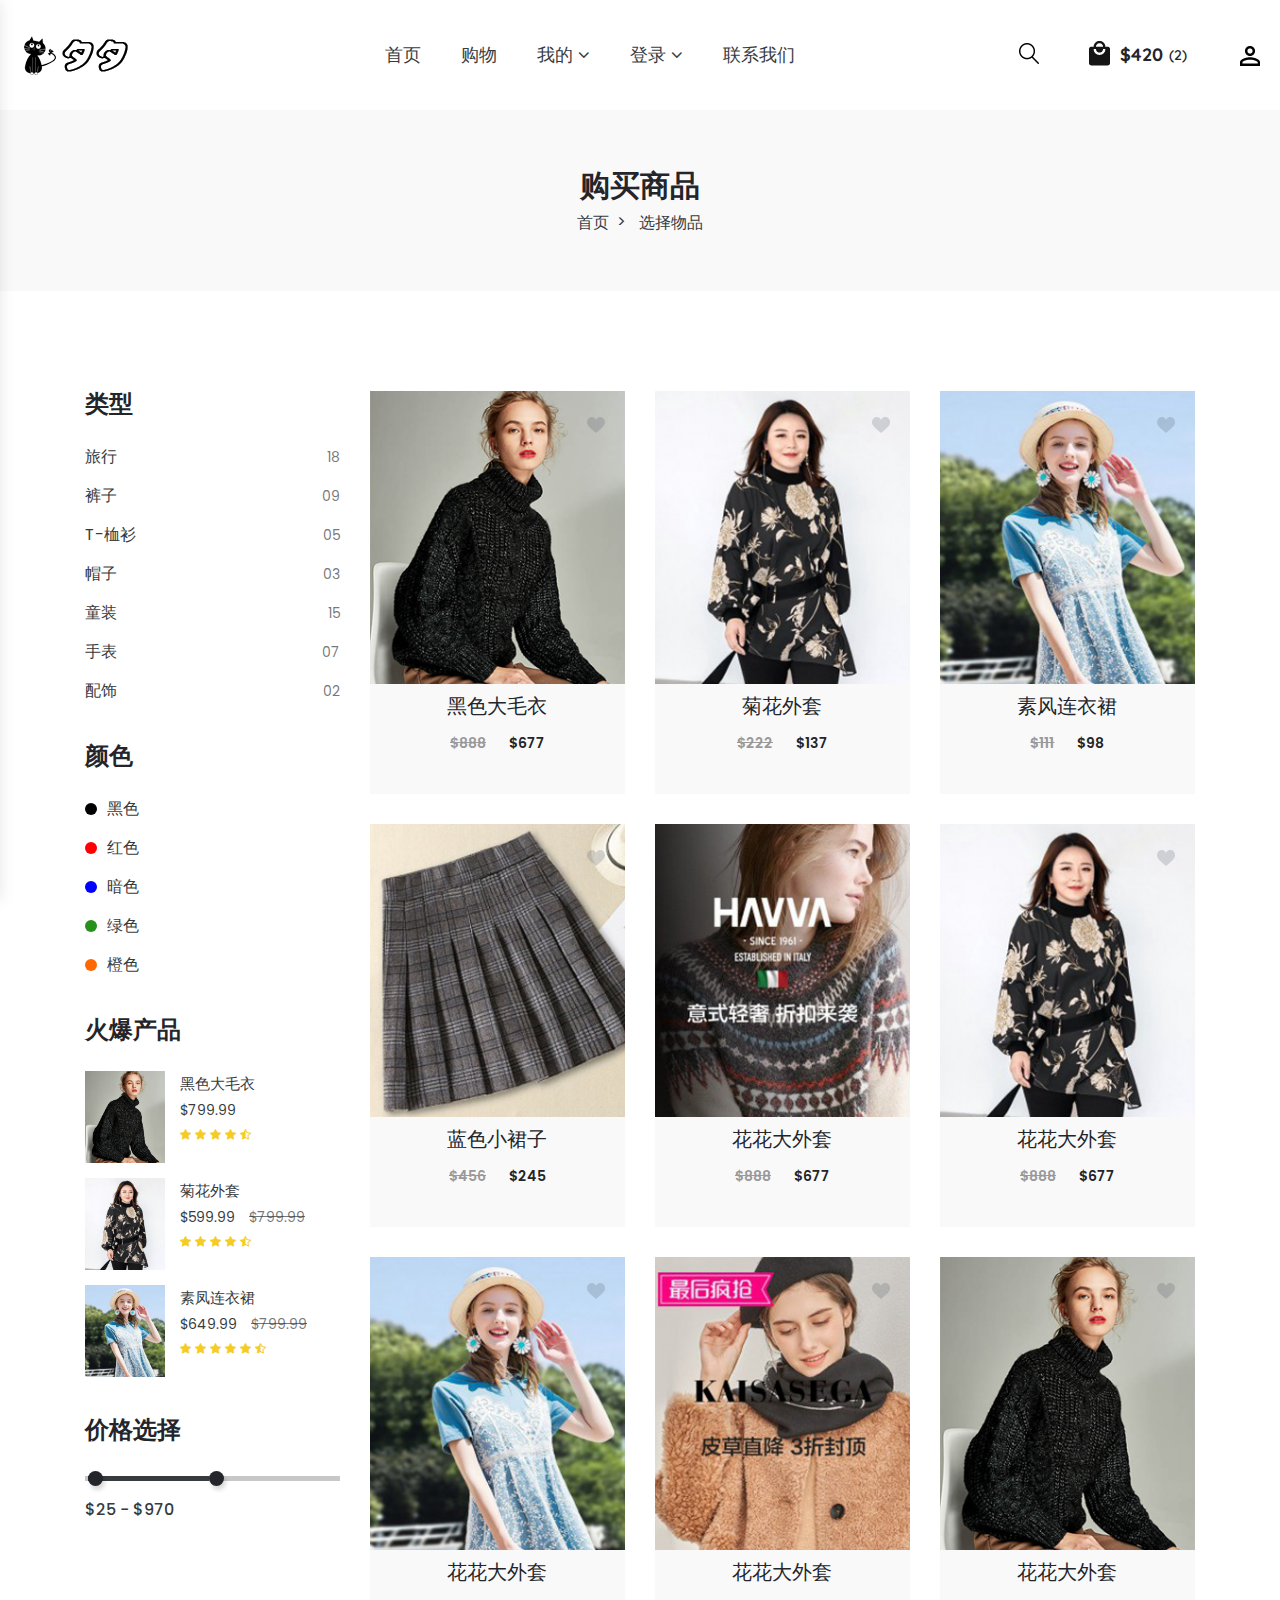
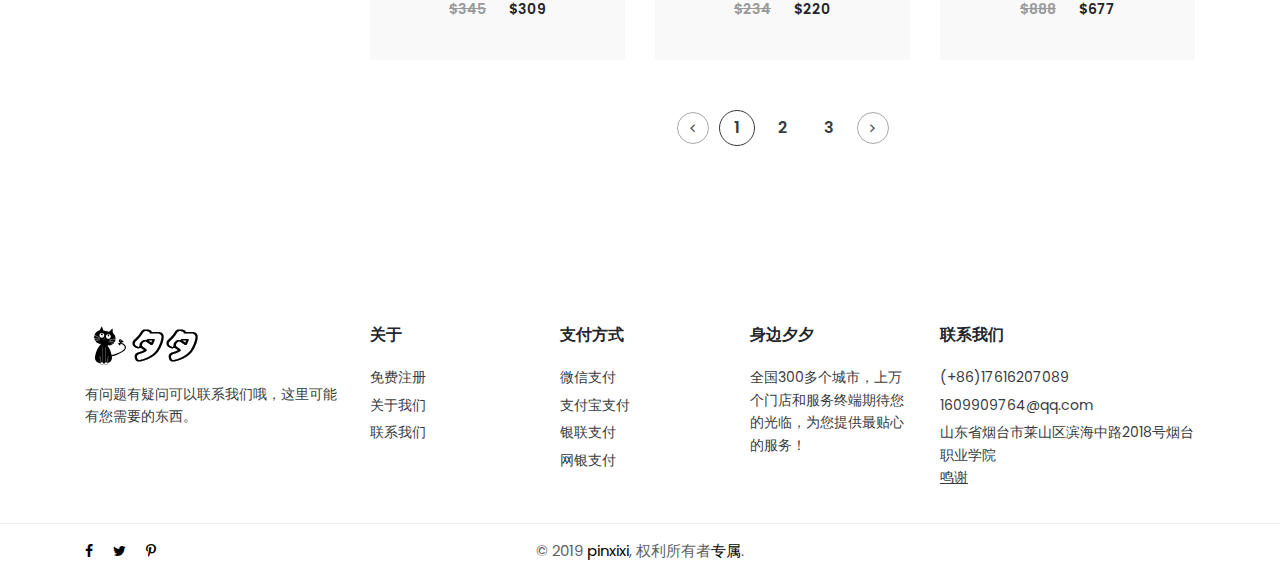
<file: shop-left-sidebar.html>
﻿<!doctype html>
<html class="no-js" lang="en">

<head>
    <meta charset="utf-8">
    <meta http-equiv="x-ua-compatible" content="ie=edge">
    <title>大图阅览</title>
    <meta name="robots" content="noindex, follow" />
    <meta name="description" content="">
    <meta name="viewport" content="width=device-width, initial-scale=1">
    <link rel="shortcut icon" type="image/x-icon" href="images/favicon.ico">
    <link rel="stylesheet" href="css/bootstrap.min.css">   
    <link rel="stylesheet" href="css/fontawesome.min.css">   
    <link rel="stylesheet" href="css/plugins.css">   
    <link rel="stylesheet" href="css/helper.css">    
    <link rel="stylesheet" href="css/style.css">  
    <script src="js/vendor/modernizr-2.8.3.min.js"></script>   
</head>

<body>

    <div class="site-wrapper pt-0">

        <!-- Header s -->
        <header class="header-section section position-static">
            <div class="container-fluid">
                <div class="row no-gutters align-items-center">
                    <div class="col-4 col-lg-2 col-xl-3">
                        <!-- Logo s -->
                        <div class="header-logo header-logo-one mt-0">
                            <a href="index.html">
                                <img src="images/logo.png" alt="Olson">
                            </a>
                        </div><!-- Logo e -->
                    </div>

                    <div class="col col-lg-7 col-xl-6 d-none d-lg-block">
                        <div class="main-menu mr-lg-100">
                            <nav>
                                <ul>
                                    <li>
                                        <a href="index.html">首页</a>
                                    </li>
                                    <li>
                                        <a href="shop-left-sidebar.html">购物</a>
                                    </li>
                                    <li class="menu-item-has-children">
                                        <a href="#">我的</a>
                                        <ul class="sub-menu">
                                            <li><a href="cart.html">购物车</a></li>
                                            <li><a href="checkout.html">结账</a></li>
                                            <li><a href="wishlist.html">愿望清单</a></li>
                                        </ul>
                                    </li>
                                    <li class="menu-item-has-children">
                                        <a href="login.html">登录</a>
                                        <ul class="sub-menu">
                                            <li><a href="login.html">登录</a></li>
                                            <li><a href="register.html">注册</a></li>
                                        </ul>
                                    </li>
                                    <li><a href="contact.html">联系我们</a></li>
                                </ul>
                            </nav>
                        </div>
                    </div>

                    <div class="col-8 col-lg-3 col-xl-3">
                        <div class="header-shop-links">
                            <div class="shop-links-item header-search">
                                <a href="javascript:void(0)" class="btn-src"><img src="images/icons/search.png" alt="Search"></a>
                                <a href="javascript:void(0)" class="btn-close"><img src="images/icons/close.png" alt="Close"></a>

                                <div class="search-content-wrap">
                                    <form action="#" method="post">
                                        <label for="search" class="sr-only">Search</label>
                                        <input type="text" id="search" placeholder="在此处输入搜索..." />
                                    </form>
                                </div>
                            </div>

                            <div class="shop-links-item header-mini-cart">
                                <a href="cart.html">
                                    <img src="images/icons/cart.png" alt="Cart">
                                    $420<span>(2)</span>
                                </a>

                                <div class="mini-cart-wrap mobile-small-right">
                                    <div class="mini-cart-product">
                                        <a href="single-product.html" class="image">
                                            <img src="images/product/product-1.png" alt="">
                                        </a>
                                        <div class="content">
                                            <h5 class="title"><a href="single-product.html">大黑毛衣</a></h5>
                                            <span>$799.99</span>
                                        </div>
                                        <a href="#" class="remove"><i class="fa fa-trash"></i></a>
                                    </div>
                                    <div class="mini-cart-product">
                                        <a href="single-product.html" class="image">
                                            <img src="images/product/product-2.png" alt="">
                                        </a>
                                        <div class="content">
                                            <h5 class="title"><a href="single-product.html">格子衫风衣</a></h5>
                                            <span>$799.99</span>
                                        </div>
                                        <a href="#" class="remove"><i class="fa fa-trash"></i></a>
                                    </div>

                                    <h4 class="total">合计 <span>$1599.98</span></h4>

                                    <div class="buttons">
                                        <a href="checkout.html">结账</a>
                                    </div>

                                </div>
                            </div>

                            <div class="shop-links-item header-account mr-lg-0">
                                <a href="login.html"><img src="images/icons/user.png" alt="Account"></a>
                            </div>

                            <div class="shop-links-item header-menu-icon d-lg-none">
                                <a href="javascript:void(0)" class="menu-toggle"><span class="bar"></span></a>
                            </div>
                        </div>
                    </div>
                </div>
            </div>
        </header>
        <!--  Section e -->

        <div class="side-menu-wrap">
            <button class="side-menu-close"><span></span></button>
            <div class="side-menu-inner">

                <div class="side-logo"><a href="index.html"><img src="images/logo.png" alt=""></a></div>

                <div class="side-menu nice-scroll">
                    <nav>
                        <ul>
                            <li>
                                <a href="index.html">首页</a>
                            </li>
                            <li>
                                <a href="shop-left-sidebar.html">购物</a>
                            </li>
                            <li class="menu-item-has-children">
                                <a href="#">我的</a>
                                <ul class="sub-menu">
                                    <li><a href="cart.html">购物车</a></li>
                                    <li><a href="checkout.html">结账</a></li>
                                    <li><a href="wishlist.html">愿望清单</a></li>
                                </ul>
                            </li>
                            <li class="menu-item-has-children">
                                <a href="login.html">登录</a>
                                <ul class="sub-menu">
                                    <li><a href="login.html">登录</a></li>
                                    <li><a href="register.html">注册</a></li>
                                </ul>
                            </li>
                            <li><a href="contact.html">联系我们</a></li>
                        </ul>
                    </nav>
                </div>

                <div class="side-social">
                    <a href="#"><i class="fa fa-facebook"></i></a>
                    <a href="#"><i class="fa fa-twitter"></i></a>
                    <a href="#"><i class="fa fa-pinterest"></i></a>
                    <a href="#"><i class="fa fa-instagram"></i></a>
                    <a href="#"><i class="fa fa-google-plus"></i></a>
                </div>

            </div>
        </div>

        <div class="side-menu-overlay"></div>

        <!-- Banner s -->
        <div class="page-banner-section section bg-gray">
            <div class="container">
                <div class="row">
                    <div class="page-banner-content text-center col">
                        <h1>购买商品</h1>
                        <ul class="breadcrumb justify-content-center">
                            <li><a href="index.html">首页</a></li>
                            <li><a href="shop-left-sidebar.html">选择物品</a></li>
                        </ul>
                    </div>
                </div>
            </div>
        </div>
        <!--  Banner e -->
        <!--  Section s -->
        <div class="product-section section bg-white mt-100 mb-60 mt-xs-70 mb-xs-30">
            <div class="container">
                <div class="row">
                    <div class="col-lg-9 col-12 order-1 order-lg-2 mb-40">
                        <div class="row">
                            <div class="col-xl-4 col-md-6 col-12 mb-30">
                                <div class="product-item bg-gray">
                                    <div class="product-inner">

                                        <div class="image-wrap">
                                            <a href="single-product.html" class="image">
                                                <img src="images/product/product-1.png" alt="">
                                            </a>
                                            <a href="#" class="wishlist">
                                                <img src="images/icons/heart.png"
                                                     alt="Wishlist">
                                            </a>
                                            <div class="actions">
                                                <a href="#"><i class="fa fa-shopping-cart"></i></a>
                                                <a href="#"><i class="fa fa-eye"></i></a>
                                                
                                            </div>
                                        </div>

                                        <div class="content text-center">

                                            <h4 class="title"><a href="single-product.html">黑色大毛衣</a></h4>
                                            <div class="price">
                                                <del class="price-old">$888</del>
                                                <span class="price-sale">$677</span> 
                                            </div>

                                        </div>

                                    </div>
                                </div>

                            </div>

                            <div class="col-xl-4 col-md-6 col-12 mb-30">

                                <div class="product-item bg-gray">
                                    <div class="product-inner">

                                        <div class="image-wrap">
                                            <a href="single-product.html" class="image">
                                                <img src="images/product/product-2.png" alt="">
                                            </a>
                                            <a href="#" class="wishlist">
                                                <img src="images/icons/heart.png"
                                                     alt="Wishlist">
                                            </a>
                                            <div class="actions">
                                                <a href="#"><i class="fa fa-shopping-cart"></i></a>
                                                <a href="#"><i class="fa fa-eye"></i></a>
                                                
                                            </div>
                                        </div>

                                        <div class="content text-center">

                                            <h4 class="title"><a href="single-product.html">菊花外套</a></h4>
                                            <div class="price">
                                                <del class="price-old">$222</del>
                                                <span class="price-sale">$137</span>
                                            </div>

                                        </div>

                                    </div>
                                </div>

                            </div>

                            <div class="col-xl-4 col-md-6 col-12 mb-30">

                                <div class="product-item bg-gray">
                                    <div class="product-inner">

                                        <div class="image-wrap">
                                            <a href="single-product.html" class="image">
                                                <img src="images/product/product-3.png" alt="">
                                            </a>
                                            <a href="#" class="wishlist">
                                                <img src="images/icons/heart.png"
                                                     alt="Wishlist">
                                            </a>
                                            <div class="actions">
                                                <a href="#"><i class="fa fa-shopping-cart"></i></a>
                                                <a href="#"><i class="fa fa-eye"></i></a>
                                               
                                            </div>
                                        </div>

                                        <div class="content text-center">

                                            <h4 class="title"><a href="single-product.html">素风连衣裙</a></h4>
                                            <div class="price">
                                                <del class="price-old">$111</del>
                                                <span class="price-sale">$98</span>
                                            </div>

                                        </div>

                                    </div>
                                </div>

                            </div>

                            <div class="col-xl-4 col-md-6 col-12 mb-30">

                                <div class="product-item bg-gray">
                                    <div class="product-inner">

                                        <div class="image-wrap">
                                            <a href="single-product.html" class="image">
                                                <img src="images/product/product-4.png" alt="">
                                            </a>
                                            <a href="#" class="wishlist">
                                                <img src="images/icons/heart.png"
                                                     alt="Wishlist">
                                            </a>
                                            <div class="actions">
                                                <a href="#"><i class="fa fa-shopping-cart"></i></a>
                                                <a href="#"><i class="fa fa-eye"></i></a>
                                               
                                            </div>
                                        </div>

                                        <div class="content text-center">

                                            <h4 class="title"><a href="single-product.html">蓝色小裙子</a></h4>
                                            <div class="price">
                                                <del class="price-old">$456</del>
                                                <span class="price-sale">$245</span>
                                            </div>

                                        </div>

                                    </div>
                                </div>

                            </div>

                            <div class="col-xl-4 col-md-6 col-12 mb-30">

                                <div class="product-item bg-gray">
                                    <div class="product-inner">

                                        <div class="image-wrap">
                                            <a href="single-product.html" class="image">
                                                <img src="images/product/product-5.png" alt="">
                                            </a>
                                            <a href="#" class="wishlist">
                                                <img src="images/icons/heart.png"
                                                     alt="Wishlist">
                                            </a>
                                            <div class="actions">
                                                <a href="#"><i class="fa fa-shopping-cart"></i></a>
                                                <a href="#"><i class="fa fa-eye"></i></a>
                                                
                                            </div>
                                        </div>

                                        <div class="content text-center">

                                            <h4 class="title"><a href="single-product.html">花花大外套</a></h4>
                                            <div class="price">
                                                <del class="price-old">$888</del>
                                                <span class="price-sale">$677</span>
                                            </div>

                                        </div>

                                    </div>
                                </div>

                            </div>

                            <div class="col-xl-4 col-md-6 col-12 mb-30">

                                <div class="product-item bg-gray">
                                    <div class="product-inner">

                                        <div class="image-wrap">
                                            <a href="single-product.html" class="image">
                                                <img src="images/product/product-2.png" alt="">
                                            </a>
                                            <a href="#" class="wishlist">
                                                <img src="images/icons/heart.png"
                                                     alt="Wishlist">
                                            </a>
                                            <div class="actions">
                                                <a href="#"><i class="fa fa-shopping-cart"></i></a>
                                                <a href="#"><i class="fa fa-eye"></i></a>
                                               
                                            </div>
                                        </div>

                                        <div class="content text-center">

                                            <h4 class="title"><a href="single-product.html">花花大外套</a></h4>
                                            <div class="price">
                                                <del class="price-old">$888</del>
                                                <span class="price-sale">$677</span>
                                            </div>

                                        </div>

                                    </div>
                                </div>

                            </div>

                            <div class="col-xl-4 col-md-6 col-12 mb-30">

                                <div class="product-item bg-gray">
                                    <div class="product-inner">

                                        <div class="image-wrap">
                                            <a href="single-product.html" class="image">
                                                <img src="images/product/product-3.png" alt="">
                                            </a>
                                            <a href="#" class="wishlist">
                                                <img src="images/icons/heart.png"
                                                     alt="Wishlist">
                                            </a>
                                            <div class="actions">
                                                <a href="#"><i class="fa fa-shopping-cart"></i></a>
                                                <a href="#"><i class="fa fa-eye"></i></a>
                                               
                                            </div>
                                        </div>

                                        <div class="content text-center">

                                            <h4 class="title"><a href="single-product.html">花花大外套</a></h4>
                                            <div class="price">
                                                <del class="price-old">$345</del>
                                                <span class="price-sale">$309</span>
                                            </div>

                                        </div>

                                    </div>
                                </div>

                            </div>

                            <div class="col-xl-4 col-md-6 col-12 mb-30">

                                <div class="product-item bg-gray">
                                    <div class="product-inner">

                                        <div class="image-wrap">
                                            <a href="single-product.html" class="image">
                                                <img src="images/product/product-6.png" alt="">
                                            </a>
                                            <a href="#" class="wishlist">
                                                <img src="images/icons/heart.png"
                                                     alt="Wishlist">
                                            </a>
                                            <div class="actions">
                                                <a href="#"><i class="fa fa-shopping-cart"></i></a>
                                                <a href="#"><i class="fa fa-eye"></i></a>
                                           
                                            </div>
                                        </div>

                                        <div class="content text-center">

                                            <h4 class="title"><a href="single-product.html">花花大外套</a></h4>
                                            <div class="price">
                                                <del class="price-old">$234</del>
                                                <span class="price-sale">$220</span>
                                            </div>

                                        </div>

                                    </div>
                                </div>

                            </div>

                            <div class="col-xl-4 col-md-6 col-12 mb-30">

                                <div class="product-item bg-gray">
                                    <div class="product-inner">

                                        <div class="image-wrap">
                                            <a href="single-product.html" class="image">
                                                <img src="images/product/product-1.png" alt="">
                                            </a>
                                            <a href="#" class="wishlist">
                                                <img src="images/icons/heart.png"
                                                     alt="Wishlist">
                                            </a>
                                            <div class="actions">
                                                <a href="#"><i class="fa fa-shopping-cart"></i></a>
                                                <a href="#"><i class="fa fa-eye"></i></a>
                                        
                                            </div>
                                        </div>

                                        <div class="content text-center">

                                            <h4 class="title"><a href="single-product.html">花花大外套</a></h4>
                                            <div class="price">
                                                <del class="price-old">$888</del>
                                                <span class="price-sale">$677</span>
                                            </div>

                                        </div>

                                    </div>
                                </div>

                            </div>

                        </div>
                        <div class="page-pagination mt-20">
                            <ul>
                                <li><a href="#"><i class="fa fa-angle-left"></i></a></li>
                                <li class="active"><a href="#">1</a></li>
                                <li><a href="#">2</a></li>
                                <li><a href="#">3</a></li>
                                <li><a href="#"><i class="fa fa-angle-right"></i></a></li>
                            </ul>
                        </div>
                    </div>


                    <div class="col-lg-3 col-12 order-2 order-lg-1">
                        <div class="sidebar">
                            <h3 class="title">类型</h3>
                            <ul class="sidebar-list">
                                <li><a href="#">旅行 <span class="num">18</span></a></li>
                                <li><a href="#">裤子 <span class="num">09</span></a></li>
                                <li><a href="#">T-桖衫 <span class="num">05</span></a></li>
                                <li><a href="#">帽子 <span class="num">03</span></a></li>
                                <li><a href="#">童装 <span class="num">15</span></a></li>
                                <li><a href="#">手表 <span class="num">07</span></a></li>
                                <li><a href="#">配饰 <span class="num">02</span></a></li>
                            </ul>
                        </div>

                        <div class="sidebar">
                            <h3 class="title">颜色</h3>
                            <ul class="sidebar-list">
                                <li><a href="#"><span class="color" style="background-color: #000000"></span> 黑色</a></li>
                                <li><a href="#"><span class="color" style="background-color: #FF0000"></span> 红色</a></li>
                                <li><a href="#"><span class="color" style="background-color: #0000FF"></span> 暗色</a></li>
                                <li><a href="#"><span class="color" style="background-color: #28901D"></span> 绿色</a></li>
                                <li><a href="#"><span class="color" style="background-color: #FF6801"></span> 橙色</a></li>
                            </ul>
                        </div>

                        <div class="sidebar">
                            <h3 class="title">火爆产品</h3>

                            <div class="sidebar-product-wrap">
                                <div class="sidebar-product">
                                    <a href="single-product.html" class="image">
                                        <img src="images/product/product-1.png" alt="">
                                    </a>
                                    <div class="content">
                                        <a href="single-product.html" class="title">黑色大毛衣</a>
                                        <span class="price">$799.99</span>
                                        <div class="ratting">
                                            <i class="fa fa-star"></i>
                                            <i class="fa fa-star"></i>
                                            <i class="fa fa-star"></i>
                                            <i class="fa fa-star"></i>
                                            <i class="fa fa-star-half-o"></i>
                                        </div>
                                    </div>
                                </div>
                                <div class="sidebar-product">
                                    <a href="single-product.html" class="image">
                                        <img src="images/product/product-2.png" alt="">
                                    </a>
                                    <div class="content">
                                        <a href="single-product.html" class="title">菊花外套</a>
                                        <span class="price">$599.99 <span class="old">$799.99</span></span>
                                        <div class="ratting">
                                            <i class="fa fa-star"></i>
                                            <i class="fa fa-star"></i>
                                            <i class="fa fa-star"></i>
                                            <i class="fa fa-star"></i>
                                            <i class="fa fa-star-half-o"></i>
                                        </div>
                                    </div>
                                </div>
                                <div class="sidebar-product">
                                    <a href="single-product.html" class="image">
                                        <img src="images/product/product-3.png" alt="">
                                    </a>
                                    <div class="content">
                                        <a href="single-product.html" class="title">素凤连衣裙</a>
                                        <span class="price">$649.99 <span class="old">$799.99</span></span>
                                        <div class="ratting">
                                            <i class="fa fa-star"></i>
                                            <i class="fa fa-star"></i>
                                            <i class="fa fa-star"></i>
                                            <i class="fa fa-star"></i>
                                            <i class="fa fa-star"></i>
                                            <i class="fa fa-star-half-o"></i>
                                        </div>
                                    </div>
                                </div>
                            </div>

                        </div>

                        <div class="sidebar">
                            <h3 class="title">价格选择</h3>

                            <div class="sidebar-price">
                                <div id="price-range"></div>
                                <input type="text" id="price-amount" readonly>
                            </div>
                        </div>

                        <div class="sidebar">

                        </div>

                    </div>

                </div>

            </div>
        </div>
        <!--  Section e -->
        
        <!--  Footer s -->
        <footer class="footer-section section">
            <div class="footer-widget-area pt-80 pb-30">
                <div class="container">
                    <div class="footer-widget-content">
                        <div class="row">
                            <!-- s -->
                            <div class="col-md-12 col-lg-3">
                                <div class="footer-widget-item-wrap">
                                    <div class="widget-body">
                                        <div class="about-text pt-38 pt-sm-0 pt-md-0">
                                            <a href="index.html"><img src="images/logo.png" alt="Logo" /></a>
                                            <p>
                                                有问题有疑问可以联系我们哦，这里可能有您需要的东西。
                                            </p>
                                            <p class="d-none d-md-block d-lg-none">
                                                
                                            </p>
                                        </div>
                                    </div>
                                </div>
                            </div>

                            <div class="col-sm-3 col-lg-2">
                                <div class="footer-widget-item-wrap">
                                    <h3 class="widget-title">关于</h3>
                                    <div class="widget-body">
                                        <ul class="footer-list">
                                            <li><a href="register.html">免费注册</a></li>
                                            <li><a href="#">关于我们</a></li>
                                            <li><a href="contact.html">联系我们</a></li>
                                        </ul>
                                    </div>
                                </div>
                            </div>

                            <div class="col-sm-3 col-lg-2">
                                <div class="footer-widget-item-wrap">
                                    <h3 class="widget-title">支付方式</h3>
                                    <div class="widget-body">
                                        <ul class="footer-list">
                                            <li><a href="#">微信支付</a></li>
                                            <li><a href="#">支付宝支付</a></li>
                                            <li><a href="#">银联支付</a></li>
                                            <li><a href="#">网银支付</a></li>
                                        </ul>
                                    </div>
                                </div>
                            </div>

                            <div class="col-sm-3 col-lg-2">
                                <div class="footer-widget-item-wrap">
                                    <h3 class="widget-title">身边夕夕</h3>
                                    <div class="widget-body">
                                        <ul class="footer-list">
                                            <li><a href="#">全国300多个城市，上万个门店和服务终端期待您的光临，为您提供最贴心的服务！</a></li>
                                        </ul>
                                    </div>
                                </div>
                            </div>

                            <div class="col-sm-3 col-lg-3">
                                <div class="footer-widget-item-wrap">
                                    <h3 class="widget-title">联系我们</h3>
                                    <div class="widget-body">
                                        <div class="contact-text">
                                            <a href="#">(+86)17616207089</a>
                                            <a href="#">1609909764@qq.com</a>
                                            <p>山东省烟台市莱山区滨海中路2018号烟台职业学院</p>
                                            <a href="#" class="d-block mt-22"><u>鸣谢</u></a>
                                        </div>
                                    </div>
                                </div>
                            </div>
                        </div><!-- row-->
                    </div>
                </div>
            </div>
            <!--  Footer s -->

            <div class="footer-bottom-wrapper pt-15 pb-15">
                <div class="container">
                    <div class="row">
                        <div class="col-sm-3 col-lg-3 m-auto order-1">
                            <div class="footer-social-icons nav justify-content-center justify-content-sm-start mb-xs-10">
                                <a href="#" target="_blank"><i class="fa fa-facebook"></i></a>
                                <a href="#" target="_blank"><i class="fa fa-twitter"></i></a>
                                <a href="#" target="_blank"><i class="fa fa-pinterest-p"></i></a>
                            </div>
                        </div>

                        <div class="col-sm-5 col-lg-6 m-auto order-3 order-sm-2 text-center text-sm-left text-lg-center">
                            <div class="copyright-text mt-xs-10 ">
                                <p>&copy; 2019 <a href="index.html">pinxixi</a>, 权利所有者<a href="#" title="bootstrapmb">专属</a>.</p>
                            </div>
                        </div>

                        <div class="col-sm-4 col-lg-3 m-auto order-2 text-center text-md-right">
                        </div>
                    </div>
                </div>
            </div>
        </footer>
        <!--  Footer  e  -->

    </div>

    <script src="js/vendor/jquery-1.12.4.min.js"></script>
    <script src="js/popper.min.js"></script>   
    <script src="js/bootstrap.min.js"></script>    
    <script src="js/plugins.js"></script>   
    <script src="js/ajax-mail.js"></script>   
    <script src="js/main.js"></script>    
</body>

</html>
</file>
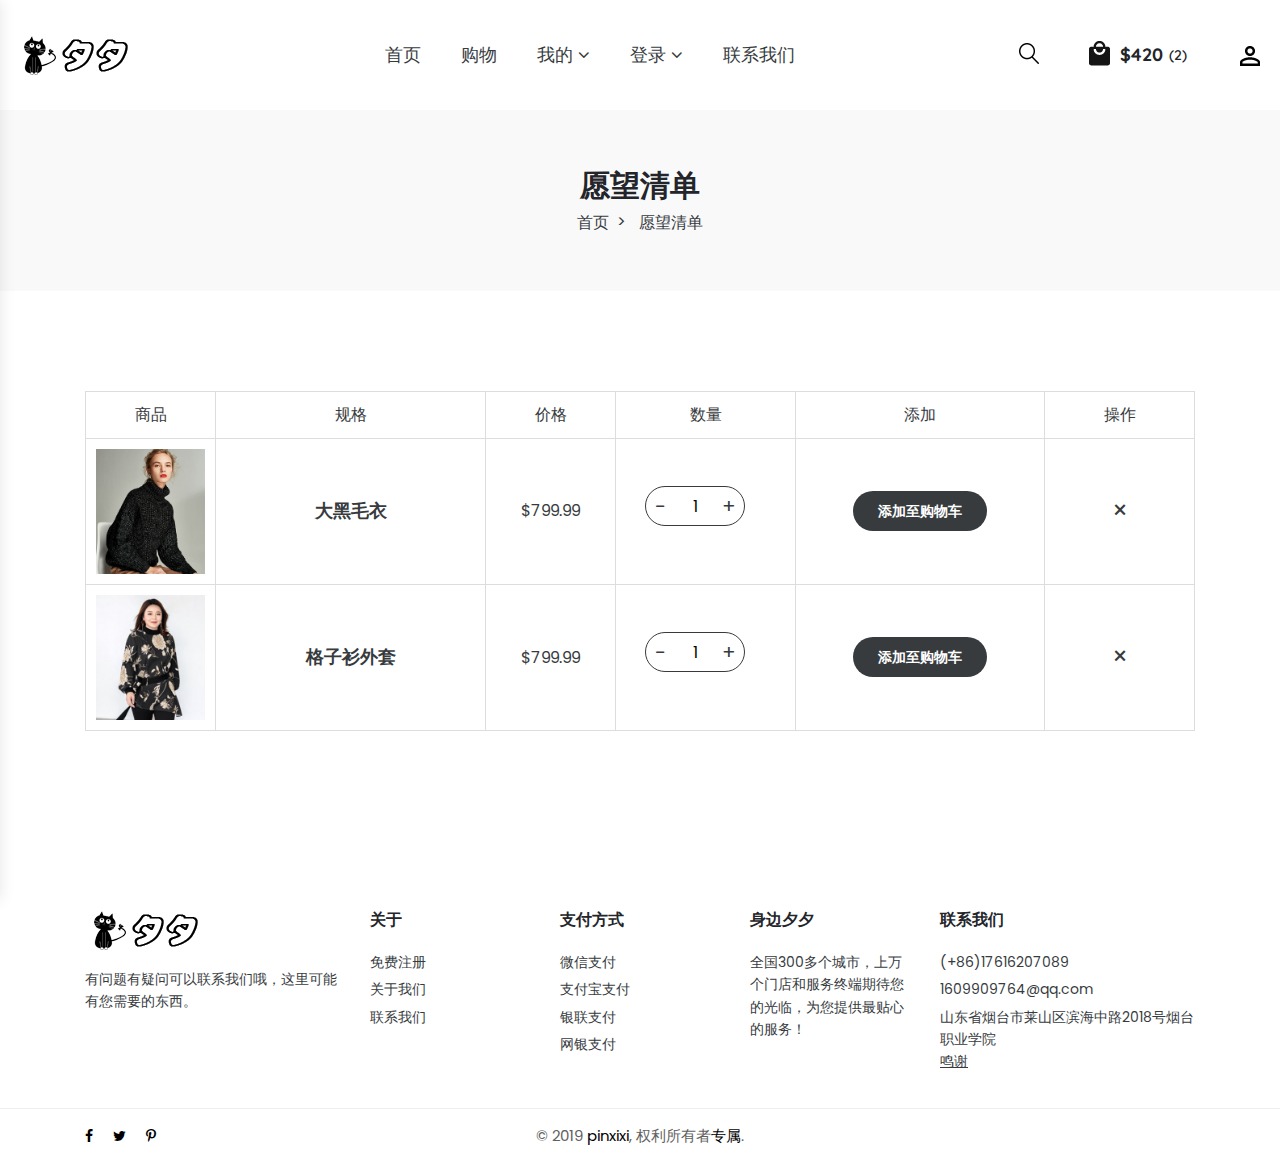
<file: wishlist.html>
﻿<!doctype html>
<html class="no-js" lang="en">

<head>
    <meta charset="utf-8">
    <meta http-equiv="x-ua-compatible" content="ie=edge">
    <title>愿望清单</title>
    <meta name="robots" content="noindex, follow" />
    <meta name="description" content="">
    <meta name="viewport" content="width=device-width, initial-scale=1">
    <link rel="shortcut icon" type="image/x-icon" href="images/favicon.ico"> 
    <link rel="stylesheet" href="css/bootstrap.min.css">    
    <link rel="stylesheet" href="css/fontawesome.min.css">   
    <link rel="stylesheet" href="css/plugins.css">    
    <link rel="stylesheet" href="css/helper.css">    
    <link rel="stylesheet" href="css/style.css">    
    <script src="js/vendor/modernizr-2.8.3.min.js"></script>    
</head>

<body>

    <div class="site-wrapper pt-0">

        <!-- Header s -->
        <header class="header-section section position-static">
            <div class="container-fluid">
                <div class="row no-gutters align-items-center">
                    <div class="col-4 col-lg-2 col-xl-3">
                        <!-- Logo s -->
                        <div class="header-logo header-logo-one mt-0">
                            <a href="index.html">
                                <img src="images/logo.png" alt="Olson">
                            </a>
                        </div><!-- Logo e -->
                    </div>

                    <div class="col col-lg-7 col-xl-6 d-none d-lg-block">
                        <div class="main-menu mr-lg-100">
                            <nav>
                                <ul>
                                    <li>
                                        <a href="index.html">首页</a>
                                    </li>
                                    <li>
                                        <a href="shop-left-sidebar.html">购物</a>
                                    </li>
                                    <li class="menu-item-has-children">
                                        <a href="#">我的</a>
                                        <ul class="sub-menu">
                                            <li><a href="cart.html">购物车</a></li>
                                            <li><a href="checkout.html">结账</a></li>
                                            <li><a href="wishlist.html">愿望清单</a></li>
                                        </ul>
                                    </li>
                                    <li class="menu-item-has-children">
                                        <a href="login.html">登录</a>
                                        <ul class="sub-menu">
                                            <li><a href="login.html">登录</a></li>
                                            <li><a href="register.html">注册</a></li>
                                        </ul>
                                    </li>
                                    <li><a href="contact.html">联系我们</a></li>
                                </ul>
                            </nav>
                        </div>
                    </div>

                    <div class="col-8 col-lg-3 col-xl-3">
                        <div class="header-shop-links">
                            <div class="shop-links-item header-search">
                                <a href="javascript:void(0)" class="btn-src"><img src="images/icons/search.png" alt="Search"></a>
                                <a href="javascript:void(0)" class="btn-close"><img src="images/icons/close.png" alt="Close"></a>

                                <div class="search-content-wrap">
                                    <form action="#" method="post">
                                        <label for="search" class="sr-only">Search</label>
                                        <input type="text" id="search" placeholder="在此处输入搜索..." />
                                    </form>
                                </div>
                            </div>

                            <div class="shop-links-item header-mini-cart">
                                <a href="cart.html">
                                    <img src="images/icons/cart.png" alt="Cart">
                                    $420<span>(2)</span>
                                </a>

                                <div class="mini-cart-wrap mobile-small-right">
                                    <div class="mini-cart-product">
                                        <a href="single-product.html" class="image">
                                            <img src="images/product/product-1.png" alt="">
                                        </a>
                                        <div class="content">
                                            <h5 class="title"><a href="single-product.html">大黑毛衣</a></h5>
                                            <span>$799.99</span>
                                        </div>
                                        <a href="#" class="remove"><i class="fa fa-trash"></i></a>
                                    </div>
                                    <div class="mini-cart-product">
                                        <a href="single-product.html" class="image">
                                            <img src="images/product/product-2.png" alt="">
                                        </a>
                                        <div class="content">
                                            <h5 class="title"><a href="single-product.html">格子衫风衣</a></h5>
                                            <span>$799.99</span>
                                        </div>
                                        <a href="#" class="remove"><i class="fa fa-trash"></i></a>
                                    </div>

                                    <h4 class="total">合计 <span>$1599.98</span></h4>

                                    <div class="buttons">
                                        <a href="checkout.html">结账</a>
                                    </div>

                                </div>
                            </div>

                            <div class="shop-links-item header-account mr-lg-0">
                                <a href="login.html"><img src="images/icons/user.png" alt="Account"></a>
                            </div>

                            <div class="shop-links-item header-menu-icon d-lg-none">
                                <a href="javascript:void(0)" class="menu-toggle"><span class="bar"></span></a>
                            </div>
                        </div>
                    </div>
                </div>
            </div>
        </header>
        <!-- Header e -->

        <div class="side-menu-wrap">
            <button class="side-menu-close"><span></span></button>
            <div class="side-menu-inner">

                <div class="side-logo"><a href="index.html"><img src="images/logo.png" alt=""></a></div>

                <div class="side-menu nice-scroll">
                    <nav>
                        <ul>
                            <li>
                                <a href="index.html">首页</a>
                            </li>
                            <li>
                                <a href="shop-left-sidebar.html">购物</a>
                            </li>
                            <li class="menu-item-has-children">
                                <a href="#">我的</a>
                                <ul class="sub-menu">
                                    <li><a href="cart.html">购物车</a></li>
                                    <li><a href="checkout.html">结账</a></li>
                                    <li><a href="wishlist.html">愿望清单</a></li>
                                </ul>
                            </li>
                            <li class="menu-item-has-children">
                                <a href="login.html">登录</a>
                                <ul class="sub-menu">
                                    <li><a href="login.html">登录</a></li>
                                    <li><a href="register.html">注册</a></li>
                                </ul>
                            </li>
                            <li><a href="contact.html">联系我们</a></li>
                        </ul>
                    </nav>
                </div>

                <div class="side-social">
                    <a href="#"><i class="fa fa-facebook"></i></a>
                    <a href="#"><i class="fa fa-twitter"></i></a>
                    <a href="#"><i class="fa fa-pinterest"></i></a>
                    <a href="#"><i class="fa fa-instagram"></i></a>
                    <a href="#"><i class="fa fa-google-plus"></i></a>
                </div>

            </div>
        </div>

        <div class="side-menu-overlay"></div>

        <!--  Banner s -->
        <div class="page-banner-section section bg-gray">
            <div class="container">
                <div class="row">
                    <div class="page-banner-content col text-center">
                        <h1>愿望清单</h1>
                        <ul class="breadcrumb justify-content-center">
                            <li><a href="index.html">首页</a></li>
                            <li><a href="wishlist.html">愿望清单</a></li>
                        </ul>
                    </div>
                </div>
            </div>
        </div>
        <!-- Banner e -->
        <div class="page-section section mt-100 mb-100 mt-xs-70 mb-xs-70">
            <div class="container">
                <form action="#">
                    <div class="row">
                        <div class="col-12">
                            <div class="cart-table table-responsive">
                                <table>
                                    <thead>
                                        <tr>
                                            <th class="pro-thumbnail">商品</th>
                                            <th class="pro-title">规格</th>
                                            <th class="pro-price">价格</th>
                                            <th class="pro-quantity">数量</th>
                                            <th class="pro-subtotal">添加</th>
                                            <th class="pro-remove">操作</th>
                                        </tr>
                                    </thead>
                                    <tbody>
                                        <tr>
                                            <td class="pro-thumbnail"><a href="#"><img src="images/product/product-1.png" alt="" /></a></td>
                                            <td class="pro-title"><a href="#">大黑毛衣</a></td>
                                            <td class="pro-price"><span class="amount">$799.99</span></td>
                                            <td class="pro-quantity"><div class="product-quantity"><input type="text" value="1" /></div></td>
                                            <td class="pro-add-cart"><a href="#">添加至购物车</a></td>
                                            <td class="pro-remove"><a href="#">×</a></td>
                                        </tr>
                                        <tr>
                                            <td class="pro-thumbnail"><a href="#"><img src="images/product/product-2.png" alt="" /></a></td>
                                            <td class="pro-title"><a href="#">格子衫外套</a></td>
                                            <td class="pro-price"><span class="amount">$799.99</span></td>
                                            <td class="pro-quantity"><div class="product-quantity"><input type="text" value="1" /></div></td>
                                            <td class="pro-add-cart"><a href="#">添加至购物车</a></td>
                                            <td class="pro-remove"><a href="#">×</a></td>
                                        </tr>
                                    </tbody>
                                </table>
                            </div>
                        </div>
                    </div>
                </form>
            </div>
        </div>
        <!--  Section e -->

        <!--  Footer s -->
        <footer class="footer-section section">

            <div class="footer-widget-area pt-80 pb-30">
                <div class="container">
                    <div class="footer-widget-content">
                        <div class="row">
                            <!-- s -->
                            <div class="col-md-12 col-lg-3">
                                <div class="footer-widget-item-wrap">
                                    <div class="widget-body">
                                        <div class="about-text pt-38 pt-sm-0 pt-md-0">
                                            <a href="index.html"><img src="images/logo.png" alt="Logo" /></a>
                                            <p>
                                                有问题有疑问可以联系我们哦，这里可能有您需要的东西。
                                            </p>
                                        </div>
                                    </div>
                                </div>
                            </div>

                            <div class="col-sm-3 col-lg-2">
                                <div class="footer-widget-item-wrap">
                                    <h3 class="widget-title">关于</h3>
                                    <div class="widget-body">
                                        <ul class="footer-list">
                                            <li><a href="register.html">免费注册</a></li>
                                            <li><a href="#">关于我们</a></li>
                                            <li><a href="contact.html">联系我们</a></li>
                                        </ul>
                                    </div>
                                </div>
                            </div>

                            <div class="col-sm-3 col-lg-2">
                                <div class="footer-widget-item-wrap">
                                    <h3 class="widget-title">支付方式</h3>
                                    <div class="widget-body">
                                        <ul class="footer-list">
                                            <li><a href="#">微信支付</a></li>
                                            <li><a href="#">支付宝支付</a></li>
                                            <li><a href="#">银联支付</a></li>
                                            <li><a href="#">网银支付</a></li>
                                        </ul>
                                    </div>
                                </div>
                            </div>

                            <div class="col-sm-3 col-lg-2">
                                <div class="footer-widget-item-wrap">
                                    <h3 class="widget-title">身边夕夕</h3>
                                    <div class="widget-body">
                                        <ul class="footer-list">
                                            <li><a href="#">全国300多个城市，上万个门店和服务终端期待您的光临，为您提供最贴心的服务！</a></li>
                                        </ul>
                                    </div>
                                </div>
                            </div>

                            <div class="col-sm-3 col-lg-3">
                                <div class="footer-widget-item-wrap">
                                    <h3 class="widget-title">联系我们</h3>
                                    <div class="widget-body">
                                        <div class="contact-text">
                                            <a href="#">(+86)17616207089</a>
                                            <a href="#">1609909764@qq.com</a>
                                            <p>山东省烟台市莱山区滨海中路2018号烟台职业学院</p>
                                            <a href="#" class="d-block mt-22"><u>鸣谢</u></a>
                                        </div>
                                    </div>
                                </div>
                            </div>
                        </div><!-- row-->
                    </div>
                </div>
            </div>
            <!--  Footer e -->
            <div class="footer-bottom-wrapper pt-15 pb-15">
                <div class="container">
                    <div class="row">
                        <div class="col-sm-3 col-lg-3 m-auto order-1">
                            <div class="footer-social-icons nav justify-content-center justify-content-sm-start mb-xs-10">
                                <a href="#" target="_blank"><i class="fa fa-facebook"></i></a>
                                <a href="#" target="_blank"><i class="fa fa-twitter"></i></a>
                                <a href="#" target="_blank"><i class="fa fa-pinterest-p"></i></a>
                            </div>
                        </div>

                        <div class="col-sm-5 col-lg-6 m-auto order-3 order-sm-2 text-center text-sm-left text-lg-center">
                            <div class="copyright-text mt-xs-10 ">
                                <p>&copy; 2019 <a href="index.html">pinxixi</a>, 权利所有者<a href="#" title="bootstrapmb">专属</a>.</p>
                            </div>
                        </div>

                        <div class="col-sm-4 col-lg-3 m-auto order-2 text-center text-md-right">
                        </div>
                    </div>
                </div>
            </div>
        </footer>
        <!--  Footer e  -->
    </div>

    <script src="js/vendor/jquery-1.12.4.min.js"></script>
    <script src="js/popper.min.js"></script>
    <script src="js/bootstrap.min.js"></script>
    <script src="js/plugins.js"></script> 
    <script src="js/ajax-mail.js"></script>
    <script src="js/main.js"></script>
</body>

</html>
</file>
<file: css/helper.css>
.row-0{margin-left:0px;margin-right:0px}.row-0>[class*=col]{padding-left:0px;padding-right:0px}.row-1{margin-left:-1px;margin-right:-1px}@media only screen and (min-width:1200px) and (max-width:1599px){.row-1{margin-left:-15px;margin-right:-15px}}@media only screen and (min-width:992px) and (max-width:1199px){.row-1{margin-left:-15px;margin-right:-15px}}@media only screen and (min-width:768px) and (max-width:991px){.row-1{margin-left:-15px;margin-right:-15px}}@media only screen and (max-width:767px){.row-1{margin-left:-15px;margin-right:-15px}}.row-1>[class*=col]{padding-left:1px;padding-right:1px}@media only screen and (min-width:1200px) and (max-width:1599px){.row-1>[class*=col]{padding-left:15px;padding-right:15px}}@media only screen and (min-width:992px) and (max-width:1199px){.row-1>[class*=col]{padding-left:15px;padding-right:15px}}@media only screen and (min-width:768px) and (max-width:991px){.row-1>[class*=col]{padding-left:15px;padding-right:15px}}@media only screen and (max-width:767px){.row-1>[class*=col]{padding-left:15px;padding-right:15px}}.row-2{margin-left:-2px;margin-right:-2px}@media only screen and (min-width:1200px) and (max-width:1599px){.row-2{margin-left:-15px;margin-right:-15px}}@media only screen and (min-width:992px) and (max-width:1199px){.row-2{margin-left:-15px;margin-right:-15px}}@media only screen and (min-width:768px) and (max-width:991px){.row-2{margin-left:-15px;margin-right:-15px}}@media only screen and (max-width:767px){.row-2{margin-left:-15px;margin-right:-15px}}.row-2>[class*=col]{padding-left:2px;padding-right:2px}@media only screen and (min-width:1200px) and (max-width:1599px){.row-2>[class*=col]{padding-left:15px;padding-right:15px}}@media only screen and (min-width:992px) and (max-width:1199px){.row-2>[class*=col]{padding-left:15px;padding-right:15px}}@media only screen and (min-width:768px) and (max-width:991px){.row-2>[class*=col]{padding-left:15px;padding-right:15px}}@media only screen and (max-width:767px){.row-2>[class*=col]{padding-left:15px;padding-right:15px}}.row-3{margin-left:-3px;margin-right:-3px}@media only screen and (min-width:1200px) and (max-width:1599px){.row-3{margin-left:-15px;margin-right:-15px}}@media only screen and (min-width:992px) and (max-width:1199px){.row-3{margin-left:-15px;margin-right:-15px}}@media only screen and (min-width:768px) and (max-width:991px){.row-3{margin-left:-15px;margin-right:-15px}}@media only screen and (max-width:767px){.row-3{margin-left:-15px;margin-right:-15px}}.row-3>[class*=col]{padding-left:3px;padding-right:3px}@media only screen and (min-width:1200px) and (max-width:1599px){.row-3>[class*=col]{padding-left:15px;padding-right:15px}}@media only screen and (min-width:992px) and (max-width:1199px){.row-3>[class*=col]{padding-left:15px;padding-right:15px}}@media only screen and (min-width:768px) and (max-width:991px){.row-3>[class*=col]{padding-left:15px;padding-right:15px}}@media only screen and (max-width:767px){.row-3>[class*=col]{padding-left:15px;padding-right:15px}}.row-4{margin-left:-4px;margin-right:-4px}@media only screen and (min-width:1200px) and (max-width:1599px){.row-4{margin-left:-15px;margin-right:-15px}}@media only screen and (min-width:992px) and (max-width:1199px){.row-4{margin-left:-15px;margin-right:-15px}}@media only screen and (min-width:768px) and (max-width:991px){.row-4{margin-left:-15px;margin-right:-15px}}@media only screen and (max-width:767px){.row-4{margin-left:-15px;margin-right:-15px}}.row-4>[class*=col]{padding-left:4px;padding-right:4px}@media only screen and (min-width:1200px) and (max-width:1599px){.row-4>[class*=col]{padding-left:15px;padding-right:15px}}@media only screen and (min-width:992px) and (max-width:1199px){.row-4>[class*=col]{padding-left:15px;padding-right:15px}}@media only screen and (min-width:768px) and (max-width:991px){.row-4>[class*=col]{padding-left:15px;padding-right:15px}}@media only screen and (max-width:767px){.row-4>[class*=col]{padding-left:15px;padding-right:15px}}.row-5{margin-left:-5px;margin-right:-5px}@media only screen and (min-width:1200px) and (max-width:1599px){.row-5{margin-left:-15px;margin-right:-15px}}@media only screen and (min-width:992px) and (max-width:1199px){.row-5{margin-left:-15px;margin-right:-15px}}@media only screen and (min-width:768px) and (max-width:991px){.row-5{margin-left:-15px;margin-right:-15px}}@media only screen and (max-width:767px){.row-5{margin-left:-15px;margin-right:-15px}}.row-5>[class*=col]{padding-left:5px;padding-right:5px}@media only screen and (min-width:1200px) and (max-width:1599px){.row-5>[class*=col]{padding-left:15px;padding-right:15px}}@media only screen and (min-width:992px) and (max-width:1199px){.row-5>[class*=col]{padding-left:15px;padding-right:15px}}@media only screen and (min-width:768px) and (max-width:991px){.row-5>[class*=col]{padding-left:15px;padding-right:15px}}@media only screen and (max-width:767px){.row-5>[class*=col]{padding-left:15px;padding-right:15px}}.row-6{margin-left:-6px;margin-right:-6px}@media only screen and (min-width:1200px) and (max-width:1599px){.row-6{margin-left:-15px;margin-right:-15px}}@media only screen and (min-width:992px) and (max-width:1199px){.row-6{margin-left:-15px;margin-right:-15px}}@media only screen and (min-width:768px) and (max-width:991px){.row-6{margin-left:-15px;margin-right:-15px}}@media only screen and (max-width:767px){.row-6{margin-left:-15px;margin-right:-15px}}.row-6>[class*=col]{padding-left:6px;padding-right:6px}@media only screen and (min-width:1200px) and (max-width:1599px){.row-6>[class*=col]{padding-left:15px;padding-right:15px}}@media only screen and (min-width:992px) and (max-width:1199px){.row-6>[class*=col]{padding-left:15px;padding-right:15px}}@media only screen and (min-width:768px) and (max-width:991px){.row-6>[class*=col]{padding-left:15px;padding-right:15px}}@media only screen and (max-width:767px){.row-6>[class*=col]{padding-left:15px;padding-right:15px}}.row-7{margin-left:-7px;margin-right:-7px}@media only screen and (min-width:1200px) and (max-width:1599px){.row-7{margin-left:-15px;margin-right:-15px}}@media only screen and (min-width:992px) and (max-width:1199px){.row-7{margin-left:-15px;margin-right:-15px}}@media only screen and (min-width:768px) and (max-width:991px){.row-7{margin-left:-15px;margin-right:-15px}}@media only screen and (max-width:767px){.row-7{margin-left:-15px;margin-right:-15px}}.row-7>[class*=col]{padding-left:7px;padding-right:7px}@media only screen and (min-width:1200px) and (max-width:1599px){.row-7>[class*=col]{padding-left:15px;padding-right:15px}}@media only screen and (min-width:992px) and (max-width:1199px){.row-7>[class*=col]{padding-left:15px;padding-right:15px}}@media only screen and (min-width:768px) and (max-width:991px){.row-7>[class*=col]{padding-left:15px;padding-right:15px}}@media only screen and (max-width:767px){.row-7>[class*=col]{padding-left:15px;padding-right:15px}}.row-8{margin-left:-8px;margin-right:-8px}@media only screen and (min-width:1200px) and (max-width:1599px){.row-8{margin-left:-15px;margin-right:-15px}}@media only screen and (min-width:992px) and (max-width:1199px){.row-8{margin-left:-15px;margin-right:-15px}}@media only screen and (min-width:768px) and (max-width:991px){.row-8{margin-left:-15px;margin-right:-15px}}@media only screen and (max-width:767px){.row-8{margin-left:-15px;margin-right:-15px}}.row-8>[class*=col]{padding-left:8px;padding-right:8px}@media only screen and (min-width:1200px) and (max-width:1599px){.row-8>[class*=col]{padding-left:15px;padding-right:15px}}@media only screen and (min-width:992px) and (max-width:1199px){.row-8>[class*=col]{padding-left:15px;padding-right:15px}}@media only screen and (min-width:768px) and (max-width:991px){.row-8>[class*=col]{padding-left:15px;padding-right:15px}}@media only screen and (max-width:767px){.row-8>[class*=col]{padding-left:15px;padding-right:15px}}.row-9{margin-left:-9px;margin-right:-9px}@media only screen and (min-width:1200px) and (max-width:1599px){.row-9{margin-left:-15px;margin-right:-15px}}@media only screen and (min-width:992px) and (max-width:1199px){.row-9{margin-left:-15px;margin-right:-15px}}@media only screen and (min-width:768px) and (max-width:991px){.row-9{margin-left:-15px;margin-right:-15px}}@media only screen and (max-width:767px){.row-9{margin-left:-15px;margin-right:-15px}}.row-9>[class*=col]{padding-left:9px;padding-right:9px}@media only screen and (min-width:1200px) and (max-width:1599px){.row-9>[class*=col]{padding-left:15px;padding-right:15px}}@media only screen and (min-width:992px) and (max-width:1199px){.row-9>[class*=col]{padding-left:15px;padding-right:15px}}@media only screen and (min-width:768px) and (max-width:991px){.row-9>[class*=col]{padding-left:15px;padding-right:15px}}@media only screen and (max-width:767px){.row-9>[class*=col]{padding-left:15px;padding-right:15px}}.row-10{margin-left:-10px;margin-right:-10px}@media only screen and (min-width:1200px) and (max-width:1599px){.row-10{margin-left:-15px;margin-right:-15px}}@media only screen and (min-width:992px) and (max-width:1199px){.row-10{margin-left:-15px;margin-right:-15px}}@media only screen and (min-width:768px) and (max-width:991px){.row-10{margin-left:-15px;margin-right:-15px}}@media only screen and (max-width:767px){.row-10{margin-left:-15px;margin-right:-15px}}.row-10>[class*=col]{padding-left:10px;padding-right:10px}@media only screen and (min-width:1200px) and (max-width:1599px){.row-10>[class*=col]{padding-left:15px;padding-right:15px}}@media only screen and (min-width:992px) and (max-width:1199px){.row-10>[class*=col]{padding-left:15px;padding-right:15px}}@media only screen and (min-width:768px) and (max-width:991px){.row-10>[class*=col]{padding-left:15px;padding-right:15px}}@media only screen and (max-width:767px){.row-10>[class*=col]{padding-left:15px;padding-right:15px}}.row-11{margin-left:-11px;margin-right:-11px}@media only screen and (min-width:1200px) and (max-width:1599px){.row-11{margin-left:-15px;margin-right:-15px}}@media only screen and (min-width:992px) and (max-width:1199px){.row-11{margin-left:-15px;margin-right:-15px}}@media only screen and (min-width:768px) and (max-width:991px){.row-11{margin-left:-15px;margin-right:-15px}}@media only screen and (max-width:767px){.row-11{margin-left:-15px;margin-right:-15px}}.row-11>[class*=col]{padding-left:11px;padding-right:11px}@media only screen and (min-width:1200px) and (max-width:1599px){.row-11>[class*=col]{padding-left:15px;padding-right:15px}}@media only screen and (min-width:992px) and (max-width:1199px){.row-11>[class*=col]{padding-left:15px;padding-right:15px}}@media only screen and (min-width:768px) and (max-width:991px){.row-11>[class*=col]{padding-left:15px;padding-right:15px}}@media only screen and (max-width:767px){.row-11>[class*=col]{padding-left:15px;padding-right:15px}}.row-12{margin-left:-12px;margin-right:-12px}@media only screen and (min-width:1200px) and (max-width:1599px){.row-12{margin-left:-15px;margin-right:-15px}}@media only screen and (min-width:992px) and (max-width:1199px){.row-12{margin-left:-15px;margin-right:-15px}}@media only screen and (min-width:768px) and (max-width:991px){.row-12{margin-left:-15px;margin-right:-15px}}@media only screen and (max-width:767px){.row-12{margin-left:-15px;margin-right:-15px}}.row-12>[class*=col]{padding-left:12px;padding-right:12px}@media only screen and (min-width:1200px) and (max-width:1599px){.row-12>[class*=col]{padding-left:15px;padding-right:15px}}@media only screen and (min-width:992px) and (max-width:1199px){.row-12>[class*=col]{padding-left:15px;padding-right:15px}}@media only screen and (min-width:768px) and (max-width:991px){.row-12>[class*=col]{padding-left:15px;padding-right:15px}}@media only screen and (max-width:767px){.row-12>[class*=col]{padding-left:15px;padding-right:15px}}.row-13{margin-left:-13px;margin-right:-13px}@media only screen and (min-width:1200px) and (max-width:1599px){.row-13{margin-left:-15px;margin-right:-15px}}@media only screen and (min-width:992px) and (max-width:1199px){.row-13{margin-left:-15px;margin-right:-15px}}@media only screen and (min-width:768px) and (max-width:991px){.row-13{margin-left:-15px;margin-right:-15px}}@media only screen and (max-width:767px){.row-13{margin-left:-15px;margin-right:-15px}}.row-13>[class*=col]{padding-left:13px;padding-right:13px}@media only screen and (min-width:1200px) and (max-width:1599px){.row-13>[class*=col]{padding-left:15px;padding-right:15px}}@media only screen and (min-width:992px) and (max-width:1199px){.row-13>[class*=col]{padding-left:15px;padding-right:15px}}@media only screen and (min-width:768px) and (max-width:991px){.row-13>[class*=col]{padding-left:15px;padding-right:15px}}@media only screen and (max-width:767px){.row-13>[class*=col]{padding-left:15px;padding-right:15px}}.row-14{margin-left:-14px;margin-right:-14px}@media only screen and (min-width:1200px) and (max-width:1599px){.row-14{margin-left:-15px;margin-right:-15px}}@media only screen and (min-width:992px) and (max-width:1199px){.row-14{margin-left:-15px;margin-right:-15px}}@media only screen and (min-width:768px) and (max-width:991px){.row-14{margin-left:-15px;margin-right:-15px}}@media only screen and (max-width:767px){.row-14{margin-left:-15px;margin-right:-15px}}.row-14>[class*=col]{padding-left:14px;padding-right:14px}@media only screen and (min-width:1200px) and (max-width:1599px){.row-14>[class*=col]{padding-left:15px;padding-right:15px}}@media only screen and (min-width:992px) and (max-width:1199px){.row-14>[class*=col]{padding-left:15px;padding-right:15px}}@media only screen and (min-width:768px) and (max-width:991px){.row-14>[class*=col]{padding-left:15px;padding-right:15px}}@media only screen and (max-width:767px){.row-14>[class*=col]{padding-left:15px;padding-right:15px}}.row-15{margin-left:-15px;margin-right:-15px}@media only screen and (min-width:1200px) and (max-width:1599px){.row-15{margin-left:-15px;margin-right:-15px}}@media only screen and (min-width:992px) and (max-width:1199px){.row-15{margin-left:-15px;margin-right:-15px}}@media only screen and (min-width:768px) and (max-width:991px){.row-15{margin-left:-15px;margin-right:-15px}}@media only screen and (max-width:767px){.row-15{margin-left:-15px;margin-right:-15px}}.row-15>[class*=col]{padding-left:15px;padding-right:15px}@media only screen and (min-width:1200px) and (max-width:1599px){.row-15>[class*=col]{padding-left:15px;padding-right:15px}}@media only screen and (min-width:992px) and (max-width:1199px){.row-15>[class*=col]{padding-left:15px;padding-right:15px}}@media only screen and (min-width:768px) and (max-width:991px){.row-15>[class*=col]{padding-left:15px;padding-right:15px}}@media only screen and (max-width:767px){.row-15>[class*=col]{padding-left:15px;padding-right:15px}}.row-16{margin-left:-16px;margin-right:-16px}@media only screen and (min-width:1200px) and (max-width:1599px){.row-16{margin-left:-15px;margin-right:-15px}}@media only screen and (min-width:992px) and (max-width:1199px){.row-16{margin-left:-15px;margin-right:-15px}}@media only screen and (min-width:768px) and (max-width:991px){.row-16{margin-left:-15px;margin-right:-15px}}@media only screen and (max-width:767px){.row-16{margin-left:-15px;margin-right:-15px}}.row-16>[class*=col]{padding-left:16px;padding-right:16px}@media only screen and (min-width:1200px) and (max-width:1599px){.row-16>[class*=col]{padding-left:15px;padding-right:15px}}@media only screen and (min-width:992px) and (max-width:1199px){.row-16>[class*=col]{padding-left:15px;padding-right:15px}}@media only screen and (min-width:768px) and (max-width:991px){.row-16>[class*=col]{padding-left:15px;padding-right:15px}}@media only screen and (max-width:767px){.row-16>[class*=col]{padding-left:15px;padding-right:15px}}.row-17{margin-left:-17px;margin-right:-17px}@media only screen and (min-width:1200px) and (max-width:1599px){.row-17{margin-left:-15px;margin-right:-15px}}@media only screen and (min-width:992px) and (max-width:1199px){.row-17{margin-left:-15px;margin-right:-15px}}@media only screen and (min-width:768px) and (max-width:991px){.row-17{margin-left:-15px;margin-right:-15px}}@media only screen and (max-width:767px){.row-17{margin-left:-15px;margin-right:-15px}}.row-17>[class*=col]{padding-left:17px;padding-right:17px}@media only screen and (min-width:1200px) and (max-width:1599px){.row-17>[class*=col]{padding-left:15px;padding-right:15px}}@media only screen and (min-width:992px) and (max-width:1199px){.row-17>[class*=col]{padding-left:15px;padding-right:15px}}@media only screen and (min-width:768px) and (max-width:991px){.row-17>[class*=col]{padding-left:15px;padding-right:15px}}@media only screen and (max-width:767px){.row-17>[class*=col]{padding-left:15px;padding-right:15px}}.row-18{margin-left:-18px;margin-right:-18px}@media only screen and (min-width:1200px) and (max-width:1599px){.row-18{margin-left:-15px;margin-right:-15px}}@media only screen and (min-width:992px) and (max-width:1199px){.row-18{margin-left:-15px;margin-right:-15px}}@media only screen and (min-width:768px) and (max-width:991px){.row-18{margin-left:-15px;margin-right:-15px}}@media only screen and (max-width:767px){.row-18{margin-left:-15px;margin-right:-15px}}.row-18>[class*=col]{padding-left:18px;padding-right:18px}@media only screen and (min-width:1200px) and (max-width:1599px){.row-18>[class*=col]{padding-left:15px;padding-right:15px}}@media only screen and (min-width:992px) and (max-width:1199px){.row-18>[class*=col]{padding-left:15px;padding-right:15px}}@media only screen and (min-width:768px) and (max-width:991px){.row-18>[class*=col]{padding-left:15px;padding-right:15px}}@media only screen and (max-width:767px){.row-18>[class*=col]{padding-left:15px;padding-right:15px}}.row-19{margin-left:-19px;margin-right:-19px}@media only screen and (min-width:1200px) and (max-width:1599px){.row-19{margin-left:-15px;margin-right:-15px}}@media only screen and (min-width:992px) and (max-width:1199px){.row-19{margin-left:-15px;margin-right:-15px}}@media only screen and (min-width:768px) and (max-width:991px){.row-19{margin-left:-15px;margin-right:-15px}}@media only screen and (max-width:767px){.row-19{margin-left:-15px;margin-right:-15px}}.row-19>[class*=col]{padding-left:19px;padding-right:19px}@media only screen and (min-width:1200px) and (max-width:1599px){.row-19>[class*=col]{padding-left:15px;padding-right:15px}}@media only screen and (min-width:992px) and (max-width:1199px){.row-19>[class*=col]{padding-left:15px;padding-right:15px}}@media only screen and (min-width:768px) and (max-width:991px){.row-19>[class*=col]{padding-left:15px;padding-right:15px}}@media only screen and (max-width:767px){.row-19>[class*=col]{padding-left:15px;padding-right:15px}}.row-20{margin-left:-20px;margin-right:-20px}@media only screen and (min-width:1200px) and (max-width:1599px){.row-20{margin-left:-15px;margin-right:-15px}}@media only screen and (min-width:992px) and (max-width:1199px){.row-20{margin-left:-15px;margin-right:-15px}}@media only screen and (min-width:768px) and (max-width:991px){.row-20{margin-left:-15px;margin-right:-15px}}@media only screen and (max-width:767px){.row-20{margin-left:-15px;margin-right:-15px}}.row-20>[class*=col]{padding-left:20px;padding-right:20px}@media only screen and (min-width:1200px) and (max-width:1599px){.row-20>[class*=col]{padding-left:15px;padding-right:15px}}@media only screen and (min-width:992px) and (max-width:1199px){.row-20>[class*=col]{padding-left:15px;padding-right:15px}}@media only screen and (min-width:768px) and (max-width:991px){.row-20>[class*=col]{padding-left:15px;padding-right:15px}}@media only screen and (max-width:767px){.row-20>[class*=col]{padding-left:15px;padding-right:15px}}.row-21{margin-left:-21px;margin-right:-21px}@media only screen and (min-width:1200px) and (max-width:1599px){.row-21{margin-left:-15px;margin-right:-15px}}@media only screen and (min-width:992px) and (max-width:1199px){.row-21{margin-left:-15px;margin-right:-15px}}@media only screen and (min-width:768px) and (max-width:991px){.row-21{margin-left:-15px;margin-right:-15px}}@media only screen and (max-width:767px){.row-21{margin-left:-15px;margin-right:-15px}}.row-21>[class*=col]{padding-left:21px;padding-right:21px}@media only screen and (min-width:1200px) and (max-width:1599px){.row-21>[class*=col]{padding-left:15px;padding-right:15px}}@media only screen and (min-width:992px) and (max-width:1199px){.row-21>[class*=col]{padding-left:15px;padding-right:15px}}@media only screen and (min-width:768px) and (max-width:991px){.row-21>[class*=col]{padding-left:15px;padding-right:15px}}@media only screen and (max-width:767px){.row-21>[class*=col]{padding-left:15px;padding-right:15px}}.row-22{margin-left:-22px;margin-right:-22px}@media only screen and (min-width:1200px) and (max-width:1599px){.row-22{margin-left:-15px;margin-right:-15px}}@media only screen and (min-width:992px) and (max-width:1199px){.row-22{margin-left:-15px;margin-right:-15px}}@media only screen and (min-width:768px) and (max-width:991px){.row-22{margin-left:-15px;margin-right:-15px}}@media only screen and (max-width:767px){.row-22{margin-left:-15px;margin-right:-15px}}.row-22>[class*=col]{padding-left:22px;padding-right:22px}@media only screen and (min-width:1200px) and (max-width:1599px){.row-22>[class*=col]{padding-left:15px;padding-right:15px}}@media only screen and (min-width:992px) and (max-width:1199px){.row-22>[class*=col]{padding-left:15px;padding-right:15px}}@media only screen and (min-width:768px) and (max-width:991px){.row-22>[class*=col]{padding-left:15px;padding-right:15px}}@media only screen and (max-width:767px){.row-22>[class*=col]{padding-left:15px;padding-right:15px}}.row-23{margin-left:-23px;margin-right:-23px}@media only screen and (min-width:1200px) and (max-width:1599px){.row-23{margin-left:-15px;margin-right:-15px}}@media only screen and (min-width:992px) and (max-width:1199px){.row-23{margin-left:-15px;margin-right:-15px}}@media only screen and (min-width:768px) and (max-width:991px){.row-23{margin-left:-15px;margin-right:-15px}}@media only screen and (max-width:767px){.row-23{margin-left:-15px;margin-right:-15px}}.row-23>[class*=col]{padding-left:23px;padding-right:23px}@media only screen and (min-width:1200px) and (max-width:1599px){.row-23>[class*=col]{padding-left:15px;padding-right:15px}}@media only screen and (min-width:992px) and (max-width:1199px){.row-23>[class*=col]{padding-left:15px;padding-right:15px}}@media only screen and (min-width:768px) and (max-width:991px){.row-23>[class*=col]{padding-left:15px;padding-right:15px}}@media only screen and (max-width:767px){.row-23>[class*=col]{padding-left:15px;padding-right:15px}}.row-24{margin-left:-24px;margin-right:-24px}@media only screen and (min-width:1200px) and (max-width:1599px){.row-24{margin-left:-15px;margin-right:-15px}}@media only screen and (min-width:992px) and (max-width:1199px){.row-24{margin-left:-15px;margin-right:-15px}}@media only screen and (min-width:768px) and (max-width:991px){.row-24{margin-left:-15px;margin-right:-15px}}@media only screen and (max-width:767px){.row-24{margin-left:-15px;margin-right:-15px}}.row-24>[class*=col]{padding-left:24px;padding-right:24px}@media only screen and (min-width:1200px) and (max-width:1599px){.row-24>[class*=col]{padding-left:15px;padding-right:15px}}@media only screen and (min-width:992px) and (max-width:1199px){.row-24>[class*=col]{padding-left:15px;padding-right:15px}}@media only screen and (min-width:768px) and (max-width:991px){.row-24>[class*=col]{padding-left:15px;padding-right:15px}}@media only screen and (max-width:767px){.row-24>[class*=col]{padding-left:15px;padding-right:15px}}.row-25{margin-left:-25px;margin-right:-25px}@media only screen and (min-width:1200px) and (max-width:1599px){.row-25{margin-left:-15px;margin-right:-15px}}@media only screen and (min-width:992px) and (max-width:1199px){.row-25{margin-left:-15px;margin-right:-15px}}@media only screen and (min-width:768px) and (max-width:991px){.row-25{margin-left:-15px;margin-right:-15px}}@media only screen and (max-width:767px){.row-25{margin-left:-15px;margin-right:-15px}}.row-25>[class*=col]{padding-left:25px;padding-right:25px}@media only screen and (min-width:1200px) and (max-width:1599px){.row-25>[class*=col]{padding-left:15px;padding-right:15px}}@media only screen and (min-width:992px) and (max-width:1199px){.row-25>[class*=col]{padding-left:15px;padding-right:15px}}@media only screen and (min-width:768px) and (max-width:991px){.row-25>[class*=col]{padding-left:15px;padding-right:15px}}@media only screen and (max-width:767px){.row-25>[class*=col]{padding-left:15px;padding-right:15px}}.row-26{margin-left:-26px;margin-right:-26px}@media only screen and (min-width:1200px) and (max-width:1599px){.row-26{margin-left:-15px;margin-right:-15px}}@media only screen and (min-width:992px) and (max-width:1199px){.row-26{margin-left:-15px;margin-right:-15px}}@media only screen and (min-width:768px) and (max-width:991px){.row-26{margin-left:-15px;margin-right:-15px}}@media only screen and (max-width:767px){.row-26{margin-left:-15px;margin-right:-15px}}.row-26>[class*=col]{padding-left:26px;padding-right:26px}@media only screen and (min-width:1200px) and (max-width:1599px){.row-26>[class*=col]{padding-left:15px;padding-right:15px}}@media only screen and (min-width:992px) and (max-width:1199px){.row-26>[class*=col]{padding-left:15px;padding-right:15px}}@media only screen and (min-width:768px) and (max-width:991px){.row-26>[class*=col]{padding-left:15px;padding-right:15px}}@media only screen and (max-width:767px){.row-26>[class*=col]{padding-left:15px;padding-right:15px}}.row-27{margin-left:-27px;margin-right:-27px}@media only screen and (min-width:1200px) and (max-width:1599px){.row-27{margin-left:-15px;margin-right:-15px}}@media only screen and (min-width:992px) and (max-width:1199px){.row-27{margin-left:-15px;margin-right:-15px}}@media only screen and (min-width:768px) and (max-width:991px){.row-27{margin-left:-15px;margin-right:-15px}}@media only screen and (max-width:767px){.row-27{margin-left:-15px;margin-right:-15px}}.row-27>[class*=col]{padding-left:27px;padding-right:27px}@media only screen and (min-width:1200px) and (max-width:1599px){.row-27>[class*=col]{padding-left:15px;padding-right:15px}}@media only screen and (min-width:992px) and (max-width:1199px){.row-27>[class*=col]{padding-left:15px;padding-right:15px}}@media only screen and (min-width:768px) and (max-width:991px){.row-27>[class*=col]{padding-left:15px;padding-right:15px}}@media only screen and (max-width:767px){.row-27>[class*=col]{padding-left:15px;padding-right:15px}}.row-28{margin-left:-28px;margin-right:-28px}@media only screen and (min-width:1200px) and (max-width:1599px){.row-28{margin-left:-15px;margin-right:-15px}}@media only screen and (min-width:992px) and (max-width:1199px){.row-28{margin-left:-15px;margin-right:-15px}}@media only screen and (min-width:768px) and (max-width:991px){.row-28{margin-left:-15px;margin-right:-15px}}@media only screen and (max-width:767px){.row-28{margin-left:-15px;margin-right:-15px}}.row-28>[class*=col]{padding-left:28px;padding-right:28px}@media only screen and (min-width:1200px) and (max-width:1599px){.row-28>[class*=col]{padding-left:15px;padding-right:15px}}@media only screen and (min-width:992px) and (max-width:1199px){.row-28>[class*=col]{padding-left:15px;padding-right:15px}}@media only screen and (min-width:768px) and (max-width:991px){.row-28>[class*=col]{padding-left:15px;padding-right:15px}}@media only screen and (max-width:767px){.row-28>[class*=col]{padding-left:15px;padding-right:15px}}.row-29{margin-left:-29px;margin-right:-29px}@media only screen and (min-width:1200px) and (max-width:1599px){.row-29{margin-left:-15px;margin-right:-15px}}@media only screen and (min-width:992px) and (max-width:1199px){.row-29{margin-left:-15px;margin-right:-15px}}@media only screen and (min-width:768px) and (max-width:991px){.row-29{margin-left:-15px;margin-right:-15px}}@media only screen and (max-width:767px){.row-29{margin-left:-15px;margin-right:-15px}}.row-29>[class*=col]{padding-left:29px;padding-right:29px}@media only screen and (min-width:1200px) and (max-width:1599px){.row-29>[class*=col]{padding-left:15px;padding-right:15px}}@media only screen and (min-width:992px) and (max-width:1199px){.row-29>[class*=col]{padding-left:15px;padding-right:15px}}@media only screen and (min-width:768px) and (max-width:991px){.row-29>[class*=col]{padding-left:15px;padding-right:15px}}@media only screen and (max-width:767px){.row-29>[class*=col]{padding-left:15px;padding-right:15px}}.row-30{margin-left:-30px;margin-right:-30px}@media only screen and (min-width:1200px) and (max-width:1599px){.row-30{margin-left:-15px;margin-right:-15px}}@media only screen and (min-width:992px) and (max-width:1199px){.row-30{margin-left:-15px;margin-right:-15px}}@media only screen and (min-width:768px) and (max-width:991px){.row-30{margin-left:-15px;margin-right:-15px}}@media only screen and (max-width:767px){.row-30{margin-left:-15px;margin-right:-15px}}.row-30>[class*=col]{padding-left:30px;padding-right:30px}@media only screen and (min-width:1200px) and (max-width:1599px){.row-30>[class*=col]{padding-left:15px;padding-right:15px}}@media only screen and (min-width:992px) and (max-width:1199px){.row-30>[class*=col]{padding-left:15px;padding-right:15px}}@media only screen and (min-width:768px) and (max-width:991px){.row-30>[class*=col]{padding-left:15px;padding-right:15px}}@media only screen and (max-width:767px){.row-30>[class*=col]{padding-left:15px;padding-right:15px}}.row-31{margin-left:-31px;margin-right:-31px}@media only screen and (min-width:1200px) and (max-width:1599px){.row-31{margin-left:-15px;margin-right:-15px}}@media only screen and (min-width:992px) and (max-width:1199px){.row-31{margin-left:-15px;margin-right:-15px}}@media only screen and (min-width:768px) and (max-width:991px){.row-31{margin-left:-15px;margin-right:-15px}}@media only screen and (max-width:767px){.row-31{margin-left:-15px;margin-right:-15px}}.row-31>[class*=col]{padding-left:31px;padding-right:31px}@media only screen and (min-width:1200px) and (max-width:1599px){.row-31>[class*=col]{padding-left:15px;padding-right:15px}}@media only screen and (min-width:992px) and (max-width:1199px){.row-31>[class*=col]{padding-left:15px;padding-right:15px}}@media only screen and (min-width:768px) and (max-width:991px){.row-31>[class*=col]{padding-left:15px;padding-right:15px}}@media only screen and (max-width:767px){.row-31>[class*=col]{padding-left:15px;padding-right:15px}}.row-32{margin-left:-32px;margin-right:-32px}@media only screen and (min-width:1200px) and (max-width:1599px){.row-32{margin-left:-15px;margin-right:-15px}}@media only screen and (min-width:992px) and (max-width:1199px){.row-32{margin-left:-15px;margin-right:-15px}}@media only screen and (min-width:768px) and (max-width:991px){.row-32{margin-left:-15px;margin-right:-15px}}@media only screen and (max-width:767px){.row-32{margin-left:-15px;margin-right:-15px}}.row-32>[class*=col]{padding-left:32px;padding-right:32px}@media only screen and (min-width:1200px) and (max-width:1599px){.row-32>[class*=col]{padding-left:15px;padding-right:15px}}@media only screen and (min-width:992px) and (max-width:1199px){.row-32>[class*=col]{padding-left:15px;padding-right:15px}}@media only screen and (min-width:768px) and (max-width:991px){.row-32>[class*=col]{padding-left:15px;padding-right:15px}}@media only screen and (max-width:767px){.row-32>[class*=col]{padding-left:15px;padding-right:15px}}.row-33{margin-left:-33px;margin-right:-33px}@media only screen and (min-width:1200px) and (max-width:1599px){.row-33{margin-left:-15px;margin-right:-15px}}@media only screen and (min-width:992px) and (max-width:1199px){.row-33{margin-left:-15px;margin-right:-15px}}@media only screen and (min-width:768px) and (max-width:991px){.row-33{margin-left:-15px;margin-right:-15px}}@media only screen and (max-width:767px){.row-33{margin-left:-15px;margin-right:-15px}}.row-33>[class*=col]{padding-left:33px;padding-right:33px}@media only screen and (min-width:1200px) and (max-width:1599px){.row-33>[class*=col]{padding-left:15px;padding-right:15px}}@media only screen and (min-width:992px) and (max-width:1199px){.row-33>[class*=col]{padding-left:15px;padding-right:15px}}@media only screen and (min-width:768px) and (max-width:991px){.row-33>[class*=col]{padding-left:15px;padding-right:15px}}@media only screen and (max-width:767px){.row-33>[class*=col]{padding-left:15px;padding-right:15px}}.row-34{margin-left:-34px;margin-right:-34px}@media only screen and (min-width:1200px) and (max-width:1599px){.row-34{margin-left:-15px;margin-right:-15px}}@media only screen and (min-width:992px) and (max-width:1199px){.row-34{margin-left:-15px;margin-right:-15px}}@media only screen and (min-width:768px) and (max-width:991px){.row-34{margin-left:-15px;margin-right:-15px}}@media only screen and (max-width:767px){.row-34{margin-left:-15px;margin-right:-15px}}.row-34>[class*=col]{padding-left:34px;padding-right:34px}@media only screen and (min-width:1200px) and (max-width:1599px){.row-34>[class*=col]{padding-left:15px;padding-right:15px}}@media only screen and (min-width:992px) and (max-width:1199px){.row-34>[class*=col]{padding-left:15px;padding-right:15px}}@media only screen and (min-width:768px) and (max-width:991px){.row-34>[class*=col]{padding-left:15px;padding-right:15px}}@media only screen and (max-width:767px){.row-34>[class*=col]{padding-left:15px;padding-right:15px}}.row-35{margin-left:-35px;margin-right:-35px}@media only screen and (min-width:1200px) and (max-width:1599px){.row-35{margin-left:-15px;margin-right:-15px}}@media only screen and (min-width:992px) and (max-width:1199px){.row-35{margin-left:-15px;margin-right:-15px}}@media only screen and (min-width:768px) and (max-width:991px){.row-35{margin-left:-15px;margin-right:-15px}}@media only screen and (max-width:767px){.row-35{margin-left:-15px;margin-right:-15px}}.row-35>[class*=col]{padding-left:35px;padding-right:35px}@media only screen and (min-width:1200px) and (max-width:1599px){.row-35>[class*=col]{padding-left:15px;padding-right:15px}}@media only screen and (min-width:992px) and (max-width:1199px){.row-35>[class*=col]{padding-left:15px;padding-right:15px}}@media only screen and (min-width:768px) and (max-width:991px){.row-35>[class*=col]{padding-left:15px;padding-right:15px}}@media only screen and (max-width:767px){.row-35>[class*=col]{padding-left:15px;padding-right:15px}}.row-36{margin-left:-36px;margin-right:-36px}@media only screen and (min-width:1200px) and (max-width:1599px){.row-36{margin-left:-15px;margin-right:-15px}}@media only screen and (min-width:992px) and (max-width:1199px){.row-36{margin-left:-15px;margin-right:-15px}}@media only screen and (min-width:768px) and (max-width:991px){.row-36{margin-left:-15px;margin-right:-15px}}@media only screen and (max-width:767px){.row-36{margin-left:-15px;margin-right:-15px}}.row-36>[class*=col]{padding-left:36px;padding-right:36px}@media only screen and (min-width:1200px) and (max-width:1599px){.row-36>[class*=col]{padding-left:15px;padding-right:15px}}@media only screen and (min-width:992px) and (max-width:1199px){.row-36>[class*=col]{padding-left:15px;padding-right:15px}}@media only screen and (min-width:768px) and (max-width:991px){.row-36>[class*=col]{padding-left:15px;padding-right:15px}}@media only screen and (max-width:767px){.row-36>[class*=col]{padding-left:15px;padding-right:15px}}.row-37{margin-left:-37px;margin-right:-37px}@media only screen and (min-width:1200px) and (max-width:1599px){.row-37{margin-left:-15px;margin-right:-15px}}@media only screen and (min-width:992px) and (max-width:1199px){.row-37{margin-left:-15px;margin-right:-15px}}@media only screen and (min-width:768px) and (max-width:991px){.row-37{margin-left:-15px;margin-right:-15px}}@media only screen and (max-width:767px){.row-37{margin-left:-15px;margin-right:-15px}}.row-37>[class*=col]{padding-left:37px;padding-right:37px}@media only screen and (min-width:1200px) and (max-width:1599px){.row-37>[class*=col]{padding-left:15px;padding-right:15px}}@media only screen and (min-width:992px) and (max-width:1199px){.row-37>[class*=col]{padding-left:15px;padding-right:15px}}@media only screen and (min-width:768px) and (max-width:991px){.row-37>[class*=col]{padding-left:15px;padding-right:15px}}@media only screen and (max-width:767px){.row-37>[class*=col]{padding-left:15px;padding-right:15px}}.row-38{margin-left:-38px;margin-right:-38px}@media only screen and (min-width:1200px) and (max-width:1599px){.row-38{margin-left:-15px;margin-right:-15px}}@media only screen and (min-width:992px) and (max-width:1199px){.row-38{margin-left:-15px;margin-right:-15px}}@media only screen and (min-width:768px) and (max-width:991px){.row-38{margin-left:-15px;margin-right:-15px}}@media only screen and (max-width:767px){.row-38{margin-left:-15px;margin-right:-15px}}.row-38>[class*=col]{padding-left:38px;padding-right:38px}@media only screen and (min-width:1200px) and (max-width:1599px){.row-38>[class*=col]{padding-left:15px;padding-right:15px}}@media only screen and (min-width:992px) and (max-width:1199px){.row-38>[class*=col]{padding-left:15px;padding-right:15px}}@media only screen and (min-width:768px) and (max-width:991px){.row-38>[class*=col]{padding-left:15px;padding-right:15px}}@media only screen and (max-width:767px){.row-38>[class*=col]{padding-left:15px;padding-right:15px}}.row-39{margin-left:-39px;margin-right:-39px}@media only screen and (min-width:1200px) and (max-width:1599px){.row-39{margin-left:-15px;margin-right:-15px}}@media only screen and (min-width:992px) and (max-width:1199px){.row-39{margin-left:-15px;margin-right:-15px}}@media only screen and (min-width:768px) and (max-width:991px){.row-39{margin-left:-15px;margin-right:-15px}}@media only screen and (max-width:767px){.row-39{margin-left:-15px;margin-right:-15px}}.row-39>[class*=col]{padding-left:39px;padding-right:39px}@media only screen and (min-width:1200px) and (max-width:1599px){.row-39>[class*=col]{padding-left:15px;padding-right:15px}}@media only screen and (min-width:992px) and (max-width:1199px){.row-39>[class*=col]{padding-left:15px;padding-right:15px}}@media only screen and (min-width:768px) and (max-width:991px){.row-39>[class*=col]{padding-left:15px;padding-right:15px}}@media only screen and (max-width:767px){.row-39>[class*=col]{padding-left:15px;padding-right:15px}}.row-40{margin-left:-40px;margin-right:-40px}@media only screen and (min-width:1200px) and (max-width:1599px){.row-40{margin-left:-15px;margin-right:-15px}}@media only screen and (min-width:992px) and (max-width:1199px){.row-40{margin-left:-15px;margin-right:-15px}}@media only screen and (min-width:768px) and (max-width:991px){.row-40{margin-left:-15px;margin-right:-15px}}@media only screen and (max-width:767px){.row-40{margin-left:-15px;margin-right:-15px}}.row-40>[class*=col]{padding-left:40px;padding-right:40px}@media only screen and (min-width:1200px) and (max-width:1599px){.row-40>[class*=col]{padding-left:15px;padding-right:15px}}@media only screen and (min-width:992px) and (max-width:1199px){.row-40>[class*=col]{padding-left:15px;padding-right:15px}}@media only screen and (min-width:768px) and (max-width:991px){.row-40>[class*=col]{padding-left:15px;padding-right:15px}}@media only screen and (max-width:767px){.row-40>[class*=col]{padding-left:15px;padding-right:15px}}.mt-0{margin-top:0px!important}.mt-5{margin-top:5px!important}.mt-10{margin-top:10px!important}.mt-15{margin-top:15px!important}.mt-20{margin-top:20px!important}.mt-25{margin-top:25px!important}.mt-30{margin-top:30px!important}.mt-35{margin-top:35px!important}.mt-40{margin-top:40px!important}.mt-45{margin-top:45px!important}.mt-50{margin-top:50px!important}.mt-55{margin-top:55px!important}.mt-60{margin-top:60px!important}.mt-65{margin-top:65px!important}.mt-70{margin-top:70px!important}.mt-75{margin-top:75px!important}.mt-80{margin-top:80px!important}.mt-85{margin-top:85px!important}.mt-90{margin-top:90px!important}.mt-95{margin-top:95px!important}.mt-100{margin-top:100px!important}.mt-105{margin-top:105px!important}.mt-110{margin-top:110px!important}.mt-115{margin-top:115px!important}.mt-120{margin-top:120px!important}.mt-125{margin-top:125px!important}.mt-130{margin-top:130px!important}.mt-135{margin-top:135px!important}.mt-140{margin-top:140px!important}.mt-145{margin-top:145px!important}.mt-150{margin-top:150px!important}.mt-155{margin-top:155px!important}.mt-160{margin-top:160px!important}.mt-165{margin-top:165px!important}.mt-170{margin-top:170px!important}.mt-175{margin-top:175px!important}.mt-180{margin-top:180px!important}.mt-185{margin-top:185px!important}.mt-190{margin-top:190px!important}.mt-195{margin-top:195px!important}.mt-200{margin-top:200px!important}@media only screen and (min-width:1200px) and (max-width:1599px){.mt-lg-0{margin-top:0px!important}}@media only screen and (min-width:1200px) and (max-width:1599px){.mt-lg-5{margin-top:5px!important}}@media only screen and (min-width:1200px) and (max-width:1599px){.mt-lg-10{margin-top:10px!important}}@media only screen and (min-width:1200px) and (max-width:1599px){.mt-lg-15{margin-top:15px!important}}@media only screen and (min-width:1200px) and (max-width:1599px){.mt-lg-20{margin-top:20px!important}}@media only screen and (min-width:1200px) and (max-width:1599px){.mt-lg-25{margin-top:25px!important}}@media only screen and (min-width:1200px) and (max-width:1599px){.mt-lg-30{margin-top:30px!important}}@media only screen and (min-width:1200px) and (max-width:1599px){.mt-lg-35{margin-top:35px!important}}@media only screen and (min-width:1200px) and (max-width:1599px){.mt-lg-40{margin-top:40px!important}}@media only screen and (min-width:1200px) and (max-width:1599px){.mt-lg-45{margin-top:45px!important}}@media only screen and (min-width:1200px) and (max-width:1599px){.mt-lg-50{margin-top:50px!important}}@media only screen and (min-width:1200px) and (max-width:1599px){.mt-lg-55{margin-top:55px!important}}@media only screen and (min-width:1200px) and (max-width:1599px){.mt-lg-60{margin-top:60px!important}}@media only screen and (min-width:1200px) and (max-width:1599px){.mt-lg-65{margin-top:65px!important}}@media only screen and (min-width:1200px) and (max-width:1599px){.mt-lg-70{margin-top:70px!important}}@media only screen and (min-width:1200px) and (max-width:1599px){.mt-lg-75{margin-top:75px!important}}@media only screen and (min-width:1200px) and (max-width:1599px){.mt-lg-80{margin-top:80px!important}}@media only screen and (min-width:1200px) and (max-width:1599px){.mt-lg-85{margin-top:85px!important}}@media only screen and (min-width:1200px) and (max-width:1599px){.mt-lg-90{margin-top:90px!important}}@media only screen and (min-width:1200px) and (max-width:1599px){.mt-lg-95{margin-top:95px!important}}@media only screen and (min-width:1200px) and (max-width:1599px){.mt-lg-100{margin-top:100px!important}}@media only screen and (min-width:1200px) and (max-width:1599px){.mt-lg-105{margin-top:105px!important}}@media only screen and (min-width:1200px) and (max-width:1599px){.mt-lg-110{margin-top:110px!important}}@media only screen and (min-width:1200px) and (max-width:1599px){.mt-lg-115{margin-top:115px!important}}@media only screen and (min-width:1200px) and (max-width:1599px){.mt-lg-120{margin-top:120px!important}}@media only screen and (min-width:1200px) and (max-width:1599px){.mt-lg-125{margin-top:125px!important}}@media only screen and (min-width:1200px) and (max-width:1599px){.mt-lg-130{margin-top:130px!important}}@media only screen and (min-width:1200px) and (max-width:1599px){.mt-lg-135{margin-top:135px!important}}@media only screen and (min-width:1200px) and (max-width:1599px){.mt-lg-140{margin-top:140px!important}}@media only screen and (min-width:1200px) and (max-width:1599px){.mt-lg-145{margin-top:145px!important}}@media only screen and (min-width:1200px) and (max-width:1599px){.mt-lg-150{margin-top:150px!important}}@media only screen and (min-width:1200px) and (max-width:1599px){.mt-lg-155{margin-top:155px!important}}@media only screen and (min-width:1200px) and (max-width:1599px){.mt-lg-160{margin-top:160px!important}}@media only screen and (min-width:1200px) and (max-width:1599px){.mt-lg-165{margin-top:165px!important}}@media only screen and (min-width:1200px) and (max-width:1599px){.mt-lg-170{margin-top:170px!important}}@media only screen and (min-width:1200px) and (max-width:1599px){.mt-lg-175{margin-top:175px!important}}@media only screen and (min-width:1200px) and (max-width:1599px){.mt-lg-180{margin-top:180px!important}}@media only screen and (min-width:1200px) and (max-width:1599px){.mt-lg-185{margin-top:185px!important}}@media only screen and (min-width:1200px) and (max-width:1599px){.mt-lg-190{margin-top:190px!important}}@media only screen and (min-width:1200px) and (max-width:1599px){.mt-lg-195{margin-top:195px!important}}@media only screen and (min-width:1200px) and (max-width:1599px){.mt-lg-200{margin-top:200px!important}}@media only screen and (min-width:992px) and (max-width:1199px){.mt-md-0{margin-top:0px!important}}@media only screen and (min-width:992px) and (max-width:1199px){.mt-md-5{margin-top:5px!important}}@media only screen and (min-width:992px) and (max-width:1199px){.mt-md-10{margin-top:10px!important}}@media only screen and (min-width:992px) and (max-width:1199px){.mt-md-15{margin-top:15px!important}}@media only screen and (min-width:992px) and (max-width:1199px){.mt-md-20{margin-top:20px!important}}@media only screen and (min-width:992px) and (max-width:1199px){.mt-md-25{margin-top:25px!important}}@media only screen and (min-width:992px) and (max-width:1199px){.mt-md-30{margin-top:30px!important}}@media only screen and (min-width:992px) and (max-width:1199px){.mt-md-35{margin-top:35px!important}}@media only screen and (min-width:992px) and (max-width:1199px){.mt-md-40{margin-top:40px!important}}@media only screen and (min-width:992px) and (max-width:1199px){.mt-md-45{margin-top:45px!important}}@media only screen and (min-width:992px) and (max-width:1199px){.mt-md-50{margin-top:50px!important}}@media only screen and (min-width:992px) and (max-width:1199px){.mt-md-55{margin-top:55px!important}}@media only screen and (min-width:992px) and (max-width:1199px){.mt-md-60{margin-top:60px!important}}@media only screen and (min-width:992px) and (max-width:1199px){.mt-md-65{margin-top:65px!important}}@media only screen and (min-width:992px) and (max-width:1199px){.mt-md-70{margin-top:70px!important}}@media only screen and (min-width:992px) and (max-width:1199px){.mt-md-75{margin-top:75px!important}}@media only screen and (min-width:992px) and (max-width:1199px){.mt-md-80{margin-top:80px!important}}@media only screen and (min-width:992px) and (max-width:1199px){.mt-md-85{margin-top:85px!important}}@media only screen and (min-width:992px) and (max-width:1199px){.mt-md-90{margin-top:90px!important}}@media only screen and (min-width:992px) and (max-width:1199px){.mt-md-95{margin-top:95px!important}}@media only screen and (min-width:992px) and (max-width:1199px){.mt-md-100{margin-top:100px!important}}@media only screen and (min-width:992px) and (max-width:1199px){.mt-md-105{margin-top:105px!important}}@media only screen and (min-width:992px) and (max-width:1199px){.mt-md-110{margin-top:110px!important}}@media only screen and (min-width:992px) and (max-width:1199px){.mt-md-115{margin-top:115px!important}}@media only screen and (min-width:992px) and (max-width:1199px){.mt-md-120{margin-top:120px!important}}@media only screen and (min-width:992px) and (max-width:1199px){.mt-md-125{margin-top:125px!important}}@media only screen and (min-width:992px) and (max-width:1199px){.mt-md-130{margin-top:130px!important}}@media only screen and (min-width:992px) and (max-width:1199px){.mt-md-135{margin-top:135px!important}}@media only screen and (min-width:992px) and (max-width:1199px){.mt-md-140{margin-top:140px!important}}@media only screen and (min-width:992px) and (max-width:1199px){.mt-md-145{margin-top:145px!important}}@media only screen and (min-width:992px) and (max-width:1199px){.mt-md-150{margin-top:150px!important}}@media only screen and (min-width:992px) and (max-width:1199px){.mt-md-155{margin-top:155px!important}}@media only screen and (min-width:992px) and (max-width:1199px){.mt-md-160{margin-top:160px!important}}@media only screen and (min-width:992px) and (max-width:1199px){.mt-md-165{margin-top:165px!important}}@media only screen and (min-width:992px) and (max-width:1199px){.mt-md-170{margin-top:170px!important}}@media only screen and (min-width:992px) and (max-width:1199px){.mt-md-175{margin-top:175px!important}}@media only screen and (min-width:992px) and (max-width:1199px){.mt-md-180{margin-top:180px!important}}@media only screen and (min-width:992px) and (max-width:1199px){.mt-md-185{margin-top:185px!important}}@media only screen and (min-width:992px) and (max-width:1199px){.mt-md-190{margin-top:190px!important}}@media only screen and (min-width:992px) and (max-width:1199px){.mt-md-195{margin-top:195px!important}}@media only screen and (min-width:992px) and (max-width:1199px){.mt-md-200{margin-top:200px!important}}@media only screen and (min-width:768px) and (max-width:991px){.mt-sm-0{margin-top:0px!important}}@media only screen and (min-width:768px) and (max-width:991px){.mt-sm-5{margin-top:5px!important}}@media only screen and (min-width:768px) and (max-width:991px){.mt-sm-10{margin-top:10px!important}}@media only screen and (min-width:768px) and (max-width:991px){.mt-sm-15{margin-top:15px!important}}@media only screen and (min-width:768px) and (max-width:991px){.mt-sm-20{margin-top:20px!important}}@media only screen and (min-width:768px) and (max-width:991px){.mt-sm-25{margin-top:25px!important}}@media only screen and (min-width:768px) and (max-width:991px){.mt-sm-30{margin-top:30px!important}}@media only screen and (min-width:768px) and (max-width:991px){.mt-sm-35{margin-top:35px!important}}@media only screen and (min-width:768px) and (max-width:991px){.mt-sm-40{margin-top:40px!important}}@media only screen and (min-width:768px) and (max-width:991px){.mt-sm-45{margin-top:45px!important}}@media only screen and (min-width:768px) and (max-width:991px){.mt-sm-50{margin-top:50px!important}}@media only screen and (min-width:768px) and (max-width:991px){.mt-sm-55{margin-top:55px!important}}@media only screen and (min-width:768px) and (max-width:991px){.mt-sm-60{margin-top:60px!important}}@media only screen and (min-width:768px) and (max-width:991px){.mt-sm-65{margin-top:65px!important}}@media only screen and (min-width:768px) and (max-width:991px){.mt-sm-70{margin-top:70px!important}}@media only screen and (min-width:768px) and (max-width:991px){.mt-sm-75{margin-top:75px!important}}@media only screen and (min-width:768px) and (max-width:991px){.mt-sm-80{margin-top:80px!important}}@media only screen and (min-width:768px) and (max-width:991px){.mt-sm-85{margin-top:85px!important}}@media only screen and (min-width:768px) and (max-width:991px){.mt-sm-90{margin-top:90px!important}}@media only screen and (min-width:768px) and (max-width:991px){.mt-sm-95{margin-top:95px!important}}@media only screen and (min-width:768px) and (max-width:991px){.mt-sm-100{margin-top:100px!important}}@media only screen and (min-width:768px) and (max-width:991px){.mt-sm-105{margin-top:105px!important}}@media only screen and (min-width:768px) and (max-width:991px){.mt-sm-110{margin-top:110px!important}}@media only screen and (min-width:768px) and (max-width:991px){.mt-sm-115{margin-top:115px!important}}@media only screen and (min-width:768px) and (max-width:991px){.mt-sm-120{margin-top:120px!important}}@media only screen and (min-width:768px) and (max-width:991px){.mt-sm-125{margin-top:125px!important}}@media only screen and (min-width:768px) and (max-width:991px){.mt-sm-130{margin-top:130px!important}}@media only screen and (min-width:768px) and (max-width:991px){.mt-sm-135{margin-top:135px!important}}@media only screen and (min-width:768px) and (max-width:991px){.mt-sm-140{margin-top:140px!important}}@media only screen and (min-width:768px) and (max-width:991px){.mt-sm-145{margin-top:145px!important}}@media only screen and (min-width:768px) and (max-width:991px){.mt-sm-150{margin-top:150px!important}}@media only screen and (min-width:768px) and (max-width:991px){.mt-sm-155{margin-top:155px!important}}@media only screen and (min-width:768px) and (max-width:991px){.mt-sm-160{margin-top:160px!important}}@media only screen and (min-width:768px) and (max-width:991px){.mt-sm-165{margin-top:165px!important}}@media only screen and (min-width:768px) and (max-width:991px){.mt-sm-170{margin-top:170px!important}}@media only screen and (min-width:768px) and (max-width:991px){.mt-sm-175{margin-top:175px!important}}@media only screen and (min-width:768px) and (max-width:991px){.mt-sm-180{margin-top:180px!important}}@media only screen and (min-width:768px) and (max-width:991px){.mt-sm-185{margin-top:185px!important}}@media only screen and (min-width:768px) and (max-width:991px){.mt-sm-190{margin-top:190px!important}}@media only screen and (min-width:768px) and (max-width:991px){.mt-sm-195{margin-top:195px!important}}@media only screen and (min-width:768px) and (max-width:991px){.mt-sm-200{margin-top:200px!important}}@media only screen and (max-width:767px){.mt-xs-0{margin-top:0px!important}}@media only screen and (max-width:767px){.mt-xs-5{margin-top:5px!important}}@media only screen and (max-width:767px){.mt-xs-10{margin-top:10px!important}}@media only screen and (max-width:767px){.mt-xs-15{margin-top:15px!important}}@media only screen and (max-width:767px){.mt-xs-20{margin-top:20px!important}}@media only screen and (max-width:767px){.mt-xs-25{margin-top:25px!important}}@media only screen and (max-width:767px){.mt-xs-30{margin-top:30px!important}}@media only screen and (max-width:767px){.mt-xs-35{margin-top:35px!important}}@media only screen and (max-width:767px){.mt-xs-40{margin-top:40px!important}}@media only screen and (max-width:767px){.mt-xs-45{margin-top:45px!important}}@media only screen and (max-width:767px){.mt-xs-50{margin-top:50px!important}}@media only screen and (max-width:767px){.mt-xs-55{margin-top:55px!important}}@media only screen and (max-width:767px){.mt-xs-60{margin-top:60px!important}}@media only screen and (max-width:767px){.mt-xs-65{margin-top:65px!important}}@media only screen and (max-width:767px){.mt-xs-70{margin-top:70px!important}}@media only screen and (max-width:767px){.mt-xs-75{margin-top:75px!important}}@media only screen and (max-width:767px){.mt-xs-80{margin-top:80px!important}}@media only screen and (max-width:767px){.mt-xs-85{margin-top:85px!important}}@media only screen and (max-width:767px){.mt-xs-90{margin-top:90px!important}}@media only screen and (max-width:767px){.mt-xs-95{margin-top:95px!important}}@media only screen and (max-width:767px){.mt-xs-100{margin-top:100px!important}}@media only screen and (max-width:767px){.mt-xs-105{margin-top:105px!important}}@media only screen and (max-width:767px){.mt-xs-110{margin-top:110px!important}}@media only screen and (max-width:767px){.mt-xs-115{margin-top:115px!important}}@media only screen and (max-width:767px){.mt-xs-120{margin-top:120px!important}}@media only screen and (max-width:767px){.mt-xs-125{margin-top:125px!important}}@media only screen and (max-width:767px){.mt-xs-130{margin-top:130px!important}}@media only screen and (max-width:767px){.mt-xs-135{margin-top:135px!important}}@media only screen and (max-width:767px){.mt-xs-140{margin-top:140px!important}}@media only screen and (max-width:767px){.mt-xs-145{margin-top:145px!important}}@media only screen and (max-width:767px){.mt-xs-150{margin-top:150px!important}}@media only screen and (max-width:767px){.mt-xs-155{margin-top:155px!important}}@media only screen and (max-width:767px){.mt-xs-160{margin-top:160px!important}}@media only screen and (max-width:767px){.mt-xs-165{margin-top:165px!important}}@media only screen and (max-width:767px){.mt-xs-170{margin-top:170px!important}}@media only screen and (max-width:767px){.mt-xs-175{margin-top:175px!important}}@media only screen and (max-width:767px){.mt-xs-180{margin-top:180px!important}}@media only screen and (max-width:767px){.mt-xs-185{margin-top:185px!important}}@media only screen and (max-width:767px){.mt-xs-190{margin-top:190px!important}}@media only screen and (max-width:767px){.mt-xs-195{margin-top:195px!important}}@media only screen and (max-width:767px){.mt-xs-200{margin-top:200px!important}}.mb-0{margin-bottom:0px!important}.mb-5{margin-bottom:5px!important}.mb-10{margin-bottom:10px!important}.mb-15{margin-bottom:15px!important}.mb-20{margin-bottom:20px!important}.mb-25{margin-bottom:25px!important}.mb-30{margin-bottom:30px!important}.mb-35{margin-bottom:35px!important}.mb-40{margin-bottom:40px!important}.mb-45{margin-bottom:45px!important}.mb-50{margin-bottom:50px!important}.mb-55{margin-bottom:55px!important}.mb-60{margin-bottom:60px!important}.mb-65{margin-bottom:65px!important}.mb-70{margin-bottom:70px!important}.mb-75{margin-bottom:75px!important}.mb-80{margin-bottom:80px!important}.mb-85{margin-bottom:85px!important}.mb-90{margin-bottom:90px!important}.mb-95{margin-bottom:95px!important}.mb-100{margin-bottom:100px!important}.mb-105{margin-bottom:105px!important}.mb-110{margin-bottom:110px!important}.mb-115{margin-bottom:115px!important}.mb-120{margin-bottom:120px!important}.mb-125{margin-bottom:125px!important}.mb-130{margin-bottom:130px!important}.mb-135{margin-bottom:135px!important}.mb-140{margin-bottom:140px!important}.mb-145{margin-bottom:145px!important}.mb-150{margin-bottom:150px!important}.mb-155{margin-bottom:155px!important}.mb-160{margin-bottom:160px!important}.mb-165{margin-bottom:165px!important}.mb-170{margin-bottom:170px!important}.mb-175{margin-bottom:175px!important}.mb-180{margin-bottom:180px!important}.mb-185{margin-bottom:185px!important}.mb-190{margin-bottom:190px!important}.mb-195{margin-bottom:195px!important}.mb-200{margin-bottom:200px!important}@media only screen and (min-width:1200px) and (max-width:1599px){.mb-lg-0{margin-bottom:0px!important}}@media only screen and (min-width:1200px) and (max-width:1599px){.mb-lg-5{margin-bottom:5px!important}}@media only screen and (min-width:1200px) and (max-width:1599px){.mb-lg-10{margin-bottom:10px!important}}@media only screen and (min-width:1200px) and (max-width:1599px){.mb-lg-15{margin-bottom:15px!important}}@media only screen and (min-width:1200px) and (max-width:1599px){.mb-lg-20{margin-bottom:20px!important}}@media only screen and (min-width:1200px) and (max-width:1599px){.mb-lg-25{margin-bottom:25px!important}}@media only screen and (min-width:1200px) and (max-width:1599px){.mb-lg-30{margin-bottom:30px!important}}@media only screen and (min-width:1200px) and (max-width:1599px){.mb-lg-35{margin-bottom:35px!important}}@media only screen and (min-width:1200px) and (max-width:1599px){.mb-lg-40{margin-bottom:40px!important}}@media only screen and (min-width:1200px) and (max-width:1599px){.mb-lg-45{margin-bottom:45px!important}}@media only screen and (min-width:1200px) and (max-width:1599px){.mb-lg-50{margin-bottom:50px!important}}@media only screen and (min-width:1200px) and (max-width:1599px){.mb-lg-55{margin-bottom:55px!important}}@media only screen and (min-width:1200px) and (max-width:1599px){.mb-lg-60{margin-bottom:60px!important}}@media only screen and (min-width:1200px) and (max-width:1599px){.mb-lg-65{margin-bottom:65px!important}}@media only screen and (min-width:1200px) and (max-width:1599px){.mb-lg-70{margin-bottom:70px!important}}@media only screen and (min-width:1200px) and (max-width:1599px){.mb-lg-75{margin-bottom:75px!important}}@media only screen and (min-width:1200px) and (max-width:1599px){.mb-lg-80{margin-bottom:80px!important}}@media only screen and (min-width:1200px) and (max-width:1599px){.mb-lg-85{margin-bottom:85px!important}}@media only screen and (min-width:1200px) and (max-width:1599px){.mb-lg-90{margin-bottom:90px!important}}@media only screen and (min-width:1200px) and (max-width:1599px){.mb-lg-95{margin-bottom:95px!important}}@media only screen and (min-width:1200px) and (max-width:1599px){.mb-lg-100{margin-bottom:100px!important}}@media only screen and (min-width:1200px) and (max-width:1599px){.mb-lg-105{margin-bottom:105px!important}}@media only screen and (min-width:1200px) and (max-width:1599px){.mb-lg-110{margin-bottom:110px!important}}@media only screen and (min-width:1200px) and (max-width:1599px){.mb-lg-115{margin-bottom:115px!important}}@media only screen and (min-width:1200px) and (max-width:1599px){.mb-lg-120{margin-bottom:120px!important}}@media only screen and (min-width:1200px) and (max-width:1599px){.mb-lg-125{margin-bottom:125px!important}}@media only screen and (min-width:1200px) and (max-width:1599px){.mb-lg-130{margin-bottom:130px!important}}@media only screen and (min-width:1200px) and (max-width:1599px){.mb-lg-135{margin-bottom:135px!important}}@media only screen and (min-width:1200px) and (max-width:1599px){.mb-lg-140{margin-bottom:140px!important}}@media only screen and (min-width:1200px) and (max-width:1599px){.mb-lg-145{margin-bottom:145px!important}}@media only screen and (min-width:1200px) and (max-width:1599px){.mb-lg-150{margin-bottom:150px!important}}@media only screen and (min-width:1200px) and (max-width:1599px){.mb-lg-155{margin-bottom:155px!important}}@media only screen and (min-width:1200px) and (max-width:1599px){.mb-lg-160{margin-bottom:160px!important}}@media only screen and (min-width:1200px) and (max-width:1599px){.mb-lg-165{margin-bottom:165px!important}}@media only screen and (min-width:1200px) and (max-width:1599px){.mb-lg-170{margin-bottom:170px!important}}@media only screen and (min-width:1200px) and (max-width:1599px){.mb-lg-175{margin-bottom:175px!important}}@media only screen and (min-width:1200px) and (max-width:1599px){.mb-lg-180{margin-bottom:180px!important}}@media only screen and (min-width:1200px) and (max-width:1599px){.mb-lg-185{margin-bottom:185px!important}}@media only screen and (min-width:1200px) and (max-width:1599px){.mb-lg-190{margin-bottom:190px!important}}@media only screen and (min-width:1200px) and (max-width:1599px){.mb-lg-195{margin-bottom:195px!important}}@media only screen and (min-width:1200px) and (max-width:1599px){.mb-lg-200{margin-bottom:200px!important}}@media only screen and (min-width:992px) and (max-width:1199px){.mb-md-0{margin-bottom:0px!important}}@media only screen and (min-width:992px) and (max-width:1199px){.mb-md-5{margin-bottom:5px!important}}@media only screen and (min-width:992px) and (max-width:1199px){.mb-md-10{margin-bottom:10px!important}}@media only screen and (min-width:992px) and (max-width:1199px){.mb-md-15{margin-bottom:15px!important}}@media only screen and (min-width:992px) and (max-width:1199px){.mb-md-20{margin-bottom:20px!important}}@media only screen and (min-width:992px) and (max-width:1199px){.mb-md-25{margin-bottom:25px!important}}@media only screen and (min-width:992px) and (max-width:1199px){.mb-md-30{margin-bottom:30px!important}}@media only screen and (min-width:992px) and (max-width:1199px){.mb-md-35{margin-bottom:35px!important}}@media only screen and (min-width:992px) and (max-width:1199px){.mb-md-40{margin-bottom:40px!important}}@media only screen and (min-width:992px) and (max-width:1199px){.mb-md-45{margin-bottom:45px!important}}@media only screen and (min-width:992px) and (max-width:1199px){.mb-md-50{margin-bottom:50px!important}}@media only screen and (min-width:992px) and (max-width:1199px){.mb-md-55{margin-bottom:55px!important}}@media only screen and (min-width:992px) and (max-width:1199px){.mb-md-60{margin-bottom:60px!important}}@media only screen and (min-width:992px) and (max-width:1199px){.mb-md-65{margin-bottom:65px!important}}@media only screen and (min-width:992px) and (max-width:1199px){.mb-md-70{margin-bottom:70px!important}}@media only screen and (min-width:992px) and (max-width:1199px){.mb-md-75{margin-bottom:75px!important}}@media only screen and (min-width:992px) and (max-width:1199px){.mb-md-80{margin-bottom:80px!important}}@media only screen and (min-width:992px) and (max-width:1199px){.mb-md-85{margin-bottom:85px!important}}@media only screen and (min-width:992px) and (max-width:1199px){.mb-md-90{margin-bottom:90px!important}}@media only screen and (min-width:992px) and (max-width:1199px){.mb-md-95{margin-bottom:95px!important}}@media only screen and (min-width:992px) and (max-width:1199px){.mb-md-100{margin-bottom:100px!important}}@media only screen and (min-width:992px) and (max-width:1199px){.mb-md-105{margin-bottom:105px!important}}@media only screen and (min-width:992px) and (max-width:1199px){.mb-md-110{margin-bottom:110px!important}}@media only screen and (min-width:992px) and (max-width:1199px){.mb-md-115{margin-bottom:115px!important}}@media only screen and (min-width:992px) and (max-width:1199px){.mb-md-120{margin-bottom:120px!important}}@media only screen and (min-width:992px) and (max-width:1199px){.mb-md-125{margin-bottom:125px!important}}@media only screen and (min-width:992px) and (max-width:1199px){.mb-md-130{margin-bottom:130px!important}}@media only screen and (min-width:992px) and (max-width:1199px){.mb-md-135{margin-bottom:135px!important}}@media only screen and (min-width:992px) and (max-width:1199px){.mb-md-140{margin-bottom:140px!important}}@media only screen and (min-width:992px) and (max-width:1199px){.mb-md-145{margin-bottom:145px!important}}@media only screen and (min-width:992px) and (max-width:1199px){.mb-md-150{margin-bottom:150px!important}}@media only screen and (min-width:992px) and (max-width:1199px){.mb-md-155{margin-bottom:155px!important}}@media only screen and (min-width:992px) and (max-width:1199px){.mb-md-160{margin-bottom:160px!important}}@media only screen and (min-width:992px) and (max-width:1199px){.mb-md-165{margin-bottom:165px!important}}@media only screen and (min-width:992px) and (max-width:1199px){.mb-md-170{margin-bottom:170px!important}}@media only screen and (min-width:992px) and (max-width:1199px){.mb-md-175{margin-bottom:175px!important}}@media only screen and (min-width:992px) and (max-width:1199px){.mb-md-180{margin-bottom:180px!important}}@media only screen and (min-width:992px) and (max-width:1199px){.mb-md-185{margin-bottom:185px!important}}@media only screen and (min-width:992px) and (max-width:1199px){.mb-md-190{margin-bottom:190px!important}}@media only screen and (min-width:992px) and (max-width:1199px){.mb-md-195{margin-bottom:195px!important}}@media only screen and (min-width:992px) and (max-width:1199px){.mb-md-200{margin-bottom:200px!important}}@media only screen and (min-width:768px) and (max-width:991px){.mb-sm-0{margin-bottom:0px!important}}@media only screen and (min-width:768px) and (max-width:991px){.mb-sm-5{margin-bottom:5px!important}}@media only screen and (min-width:768px) and (max-width:991px){.mb-sm-10{margin-bottom:10px!important}}@media only screen and (min-width:768px) and (max-width:991px){.mb-sm-15{margin-bottom:15px!important}}@media only screen and (min-width:768px) and (max-width:991px){.mb-sm-20{margin-bottom:20px!important}}@media only screen and (min-width:768px) and (max-width:991px){.mb-sm-25{margin-bottom:25px!important}}@media only screen and (min-width:768px) and (max-width:991px){.mb-sm-30{margin-bottom:30px!important}}@media only screen and (min-width:768px) and (max-width:991px){.mb-sm-35{margin-bottom:35px!important}}@media only screen and (min-width:768px) and (max-width:991px){.mb-sm-40{margin-bottom:40px!important}}@media only screen and (min-width:768px) and (max-width:991px){.mb-sm-45{margin-bottom:45px!important}}@media only screen and (min-width:768px) and (max-width:991px){.mb-sm-50{margin-bottom:50px!important}}@media only screen and (min-width:768px) and (max-width:991px){.mb-sm-55{margin-bottom:55px!important}}@media only screen and (min-width:768px) and (max-width:991px){.mb-sm-60{margin-bottom:60px!important}}@media only screen and (min-width:768px) and (max-width:991px){.mb-sm-65{margin-bottom:65px!important}}@media only screen and (min-width:768px) and (max-width:991px){.mb-sm-70{margin-bottom:70px!important}}@media only screen and (min-width:768px) and (max-width:991px){.mb-sm-75{margin-bottom:75px!important}}@media only screen and (min-width:768px) and (max-width:991px){.mb-sm-80{margin-bottom:80px!important}}@media only screen and (min-width:768px) and (max-width:991px){.mb-sm-85{margin-bottom:85px!important}}@media only screen and (min-width:768px) and (max-width:991px){.mb-sm-90{margin-bottom:90px!important}}@media only screen and (min-width:768px) and (max-width:991px){.mb-sm-95{margin-bottom:95px!important}}@media only screen and (min-width:768px) and (max-width:991px){.mb-sm-100{margin-bottom:100px!important}}@media only screen and (min-width:768px) and (max-width:991px){.mb-sm-105{margin-bottom:105px!important}}@media only screen and (min-width:768px) and (max-width:991px){.mb-sm-110{margin-bottom:110px!important}}@media only screen and (min-width:768px) and (max-width:991px){.mb-sm-115{margin-bottom:115px!important}}@media only screen and (min-width:768px) and (max-width:991px){.mb-sm-120{margin-bottom:120px!important}}@media only screen and (min-width:768px) and (max-width:991px){.mb-sm-125{margin-bottom:125px!important}}@media only screen and (min-width:768px) and (max-width:991px){.mb-sm-130{margin-bottom:130px!important}}@media only screen and (min-width:768px) and (max-width:991px){.mb-sm-135{margin-bottom:135px!important}}@media only screen and (min-width:768px) and (max-width:991px){.mb-sm-140{margin-bottom:140px!important}}@media only screen and (min-width:768px) and (max-width:991px){.mb-sm-145{margin-bottom:145px!important}}@media only screen and (min-width:768px) and (max-width:991px){.mb-sm-150{margin-bottom:150px!important}}@media only screen and (min-width:768px) and (max-width:991px){.mb-sm-155{margin-bottom:155px!important}}@media only screen and (min-width:768px) and (max-width:991px){.mb-sm-160{margin-bottom:160px!important}}@media only screen and (min-width:768px) and (max-width:991px){.mb-sm-165{margin-bottom:165px!important}}@media only screen and (min-width:768px) and (max-width:991px){.mb-sm-170{margin-bottom:170px!important}}@media only screen and (min-width:768px) and (max-width:991px){.mb-sm-175{margin-bottom:175px!important}}@media only screen and (min-width:768px) and (max-width:991px){.mb-sm-180{margin-bottom:180px!important}}@media only screen and (min-width:768px) and (max-width:991px){.mb-sm-185{margin-bottom:185px!important}}@media only screen and (min-width:768px) and (max-width:991px){.mb-sm-190{margin-bottom:190px!important}}@media only screen and (min-width:768px) and (max-width:991px){.mb-sm-195{margin-bottom:195px!important}}@media only screen and (min-width:768px) and (max-width:991px){.mb-sm-200{margin-bottom:200px!important}}@media only screen and (max-width:767px){.mb-xs-0{margin-bottom:0px!important}}@media only screen and (max-width:767px){.mb-xs-5{margin-bottom:5px!important}}@media only screen and (max-width:767px){.mb-xs-10{margin-bottom:10px!important}}@media only screen and (max-width:767px){.mb-xs-15{margin-bottom:15px!important}}@media only screen and (max-width:767px){.mb-xs-20{margin-bottom:20px!important}}@media only screen and (max-width:767px){.mb-xs-25{margin-bottom:25px!important}}@media only screen and (max-width:767px){.mb-xs-30{margin-bottom:30px!important}}@media only screen and (max-width:767px){.mb-xs-35{margin-bottom:35px!important}}@media only screen and (max-width:767px){.mb-xs-40{margin-bottom:40px!important}}@media only screen and (max-width:767px){.mb-xs-45{margin-bottom:45px!important}}@media only screen and (max-width:767px){.mb-xs-50{margin-bottom:50px!important}}@media only screen and (max-width:767px){.mb-xs-55{margin-bottom:55px!important}}@media only screen and (max-width:767px){.mb-xs-60{margin-bottom:60px!important}}@media only screen and (max-width:767px){.mb-xs-65{margin-bottom:65px!important}}@media only screen and (max-width:767px){.mb-xs-70{margin-bottom:70px!important}}@media only screen and (max-width:767px){.mb-xs-75{margin-bottom:75px!important}}@media only screen and (max-width:767px){.mb-xs-80{margin-bottom:80px!important}}@media only screen and (max-width:767px){.mb-xs-85{margin-bottom:85px!important}}@media only screen and (max-width:767px){.mb-xs-90{margin-bottom:90px!important}}@media only screen and (max-width:767px){.mb-xs-95{margin-bottom:95px!important}}@media only screen and (max-width:767px){.mb-xs-100{margin-bottom:100px!important}}@media only screen and (max-width:767px){.mb-xs-105{margin-bottom:105px!important}}@media only screen and (max-width:767px){.mb-xs-110{margin-bottom:110px!important}}@media only screen and (max-width:767px){.mb-xs-115{margin-bottom:115px!important}}@media only screen and (max-width:767px){.mb-xs-120{margin-bottom:120px!important}}@media only screen and (max-width:767px){.mb-xs-125{margin-bottom:125px!important}}@media only screen and (max-width:767px){.mb-xs-130{margin-bottom:130px!important}}@media only screen and (max-width:767px){.mb-xs-135{margin-bottom:135px!important}}@media only screen and (max-width:767px){.mb-xs-140{margin-bottom:140px!important}}@media only screen and (max-width:767px){.mb-xs-145{margin-bottom:145px!important}}@media only screen and (max-width:767px){.mb-xs-150{margin-bottom:150px!important}}@media only screen and (max-width:767px){.mb-xs-155{margin-bottom:155px!important}}@media only screen and (max-width:767px){.mb-xs-160{margin-bottom:160px!important}}@media only screen and (max-width:767px){.mb-xs-165{margin-bottom:165px!important}}@media only screen and (max-width:767px){.mb-xs-170{margin-bottom:170px!important}}@media only screen and (max-width:767px){.mb-xs-175{margin-bottom:175px!important}}@media only screen and (max-width:767px){.mb-xs-180{margin-bottom:180px!important}}@media only screen and (max-width:767px){.mb-xs-185{margin-bottom:185px!important}}@media only screen and (max-width:767px){.mb-xs-190{margin-bottom:190px!important}}@media only screen and (max-width:767px){.mb-xs-195{margin-bottom:195px!important}}@media only screen and (max-width:767px){.mb-xs-200{margin-bottom:200px!important}}.ml-0{margin-left:0px!important}.ml-5{margin-left:5px!important}.ml-10{margin-left:10px!important}.ml-15{margin-left:15px!important}.ml-20{margin-left:20px!important}.ml-25{margin-left:25px!important}.ml-30{margin-left:30px!important}.ml-35{margin-left:35px!important}.ml-40{margin-left:40px!important}.ml-45{margin-left:45px!important}.ml-50{margin-left:50px!important}.ml-55{margin-left:55px!important}.ml-60{margin-left:60px!important}.ml-65{margin-left:65px!important}.ml-70{margin-left:70px!important}.ml-75{margin-left:75px!important}.ml-80{margin-left:80px!important}.ml-85{margin-left:85px!important}.ml-90{margin-left:90px!important}.ml-95{margin-left:95px!important}.ml-100{margin-left:100px!important}.ml-105{margin-left:105px!important}.ml-110{margin-left:110px!important}.ml-115{margin-left:115px!important}.ml-120{margin-left:120px!important}.ml-125{margin-left:125px!important}.ml-130{margin-left:130px!important}.ml-135{margin-left:135px!important}.ml-140{margin-left:140px!important}.ml-145{margin-left:145px!important}.ml-150{margin-left:150px!important}.ml-155{margin-left:155px!important}.ml-160{margin-left:160px!important}.ml-165{margin-left:165px!important}.ml-170{margin-left:170px!important}.ml-175{margin-left:175px!important}.ml-180{margin-left:180px!important}.ml-185{margin-left:185px!important}.ml-190{margin-left:190px!important}.ml-195{margin-left:195px!important}.ml-200{margin-left:200px!important}@media only screen and (min-width:1200px) and (max-width:1599px){.ml-lg-0{margin-left:0px!important}}@media only screen and (min-width:1200px) and (max-width:1599px){.ml-lg-5{margin-left:5px!important}}@media only screen and (min-width:1200px) and (max-width:1599px){.ml-lg-10{margin-left:10px!important}}@media only screen and (min-width:1200px) and (max-width:1599px){.ml-lg-15{margin-left:15px!important}}@media only screen and (min-width:1200px) and (max-width:1599px){.ml-lg-20{margin-left:20px!important}}@media only screen and (min-width:1200px) and (max-width:1599px){.ml-lg-25{margin-left:25px!important}}@media only screen and (min-width:1200px) and (max-width:1599px){.ml-lg-30{margin-left:30px!important}}@media only screen and (min-width:1200px) and (max-width:1599px){.ml-lg-35{margin-left:35px!important}}@media only screen and (min-width:1200px) and (max-width:1599px){.ml-lg-40{margin-left:40px!important}}@media only screen and (min-width:1200px) and (max-width:1599px){.ml-lg-45{margin-left:45px!important}}@media only screen and (min-width:1200px) and (max-width:1599px){.ml-lg-50{margin-left:50px!important}}@media only screen and (min-width:1200px) and (max-width:1599px){.ml-lg-55{margin-left:55px!important}}@media only screen and (min-width:1200px) and (max-width:1599px){.ml-lg-60{margin-left:60px!important}}@media only screen and (min-width:1200px) and (max-width:1599px){.ml-lg-65{margin-left:65px!important}}@media only screen and (min-width:1200px) and (max-width:1599px){.ml-lg-70{margin-left:70px!important}}@media only screen and (min-width:1200px) and (max-width:1599px){.ml-lg-75{margin-left:75px!important}}@media only screen and (min-width:1200px) and (max-width:1599px){.ml-lg-80{margin-left:80px!important}}@media only screen and (min-width:1200px) and (max-width:1599px){.ml-lg-85{margin-left:85px!important}}@media only screen and (min-width:1200px) and (max-width:1599px){.ml-lg-90{margin-left:90px!important}}@media only screen and (min-width:1200px) and (max-width:1599px){.ml-lg-95{margin-left:95px!important}}@media only screen and (min-width:1200px) and (max-width:1599px){.ml-lg-100{margin-left:100px!important}}@media only screen and (min-width:1200px) and (max-width:1599px){.ml-lg-105{margin-left:105px!important}}@media only screen and (min-width:1200px) and (max-width:1599px){.ml-lg-110{margin-left:110px!important}}@media only screen and (min-width:1200px) and (max-width:1599px){.ml-lg-115{margin-left:115px!important}}@media only screen and (min-width:1200px) and (max-width:1599px){.ml-lg-120{margin-left:120px!important}}@media only screen and (min-width:1200px) and (max-width:1599px){.ml-lg-125{margin-left:125px!important}}@media only screen and (min-width:1200px) and (max-width:1599px){.ml-lg-130{margin-left:130px!important}}@media only screen and (min-width:1200px) and (max-width:1599px){.ml-lg-135{margin-left:135px!important}}@media only screen and (min-width:1200px) and (max-width:1599px){.ml-lg-140{margin-left:140px!important}}@media only screen and (min-width:1200px) and (max-width:1599px){.ml-lg-145{margin-left:145px!important}}@media only screen and (min-width:1200px) and (max-width:1599px){.ml-lg-150{margin-left:150px!important}}@media only screen and (min-width:1200px) and (max-width:1599px){.ml-lg-155{margin-left:155px!important}}@media only screen and (min-width:1200px) and (max-width:1599px){.ml-lg-160{margin-left:160px!important}}@media only screen and (min-width:1200px) and (max-width:1599px){.ml-lg-165{margin-left:165px!important}}@media only screen and (min-width:1200px) and (max-width:1599px){.ml-lg-170{margin-left:170px!important}}@media only screen and (min-width:1200px) and (max-width:1599px){.ml-lg-175{margin-left:175px!important}}@media only screen and (min-width:1200px) and (max-width:1599px){.ml-lg-180{margin-left:180px!important}}@media only screen and (min-width:1200px) and (max-width:1599px){.ml-lg-185{margin-left:185px!important}}@media only screen and (min-width:1200px) and (max-width:1599px){.ml-lg-190{margin-left:190px!important}}@media only screen and (min-width:1200px) and (max-width:1599px){.ml-lg-195{margin-left:195px!important}}@media only screen and (min-width:1200px) and (max-width:1599px){.ml-lg-200{margin-left:200px!important}}@media only screen and (min-width:992px) and (max-width:1199px){.ml-md-0{margin-left:0px!important}}@media only screen and (min-width:992px) and (max-width:1199px){.ml-md-5{margin-left:5px!important}}@media only screen and (min-width:992px) and (max-width:1199px){.ml-md-10{margin-left:10px!important}}@media only screen and (min-width:992px) and (max-width:1199px){.ml-md-15{margin-left:15px!important}}@media only screen and (min-width:992px) and (max-width:1199px){.ml-md-20{margin-left:20px!important}}@media only screen and (min-width:992px) and (max-width:1199px){.ml-md-25{margin-left:25px!important}}@media only screen and (min-width:992px) and (max-width:1199px){.ml-md-30{margin-left:30px!important}}@media only screen and (min-width:992px) and (max-width:1199px){.ml-md-35{margin-left:35px!important}}@media only screen and (min-width:992px) and (max-width:1199px){.ml-md-40{margin-left:40px!important}}@media only screen and (min-width:992px) and (max-width:1199px){.ml-md-45{margin-left:45px!important}}@media only screen and (min-width:992px) and (max-width:1199px){.ml-md-50{margin-left:50px!important}}@media only screen and (min-width:992px) and (max-width:1199px){.ml-md-55{margin-left:55px!important}}@media only screen and (min-width:992px) and (max-width:1199px){.ml-md-60{margin-left:60px!important}}@media only screen and (min-width:992px) and (max-width:1199px){.ml-md-65{margin-left:65px!important}}@media only screen and (min-width:992px) and (max-width:1199px){.ml-md-70{margin-left:70px!important}}@media only screen and (min-width:992px) and (max-width:1199px){.ml-md-75{margin-left:75px!important}}@media only screen and (min-width:992px) and (max-width:1199px){.ml-md-80{margin-left:80px!important}}@media only screen and (min-width:992px) and (max-width:1199px){.ml-md-85{margin-left:85px!important}}@media only screen and (min-width:992px) and (max-width:1199px){.ml-md-90{margin-left:90px!important}}@media only screen and (min-width:992px) and (max-width:1199px){.ml-md-95{margin-left:95px!important}}@media only screen and (min-width:992px) and (max-width:1199px){.ml-md-100{margin-left:100px!important}}@media only screen and (min-width:992px) and (max-width:1199px){.ml-md-105{margin-left:105px!important}}@media only screen and (min-width:992px) and (max-width:1199px){.ml-md-110{margin-left:110px!important}}@media only screen and (min-width:992px) and (max-width:1199px){.ml-md-115{margin-left:115px!important}}@media only screen and (min-width:992px) and (max-width:1199px){.ml-md-120{margin-left:120px!important}}@media only screen and (min-width:992px) and (max-width:1199px){.ml-md-125{margin-left:125px!important}}@media only screen and (min-width:992px) and (max-width:1199px){.ml-md-130{margin-left:130px!important}}@media only screen and (min-width:992px) and (max-width:1199px){.ml-md-135{margin-left:135px!important}}@media only screen and (min-width:992px) and (max-width:1199px){.ml-md-140{margin-left:140px!important}}@media only screen and (min-width:992px) and (max-width:1199px){.ml-md-145{margin-left:145px!important}}@media only screen and (min-width:992px) and (max-width:1199px){.ml-md-150{margin-left:150px!important}}@media only screen and (min-width:992px) and (max-width:1199px){.ml-md-155{margin-left:155px!important}}@media only screen and (min-width:992px) and (max-width:1199px){.ml-md-160{margin-left:160px!important}}@media only screen and (min-width:992px) and (max-width:1199px){.ml-md-165{margin-left:165px!important}}@media only screen and (min-width:992px) and (max-width:1199px){.ml-md-170{margin-left:170px!important}}@media only screen and (min-width:992px) and (max-width:1199px){.ml-md-175{margin-left:175px!important}}@media only screen and (min-width:992px) and (max-width:1199px){.ml-md-180{margin-left:180px!important}}@media only screen and (min-width:992px) and (max-width:1199px){.ml-md-185{margin-left:185px!important}}@media only screen and (min-width:992px) and (max-width:1199px){.ml-md-190{margin-left:190px!important}}@media only screen and (min-width:992px) and (max-width:1199px){.ml-md-195{margin-left:195px!important}}@media only screen and (min-width:992px) and (max-width:1199px){.ml-md-200{margin-left:200px!important}}@media only screen and (min-width:768px) and (max-width:991px){.ml-sm-0{margin-left:0px!important}}@media only screen and (min-width:768px) and (max-width:991px){.ml-sm-5{margin-left:5px!important}}@media only screen and (min-width:768px) and (max-width:991px){.ml-sm-10{margin-left:10px!important}}@media only screen and (min-width:768px) and (max-width:991px){.ml-sm-15{margin-left:15px!important}}@media only screen and (min-width:768px) and (max-width:991px){.ml-sm-20{margin-left:20px!important}}@media only screen and (min-width:768px) and (max-width:991px){.ml-sm-25{margin-left:25px!important}}@media only screen and (min-width:768px) and (max-width:991px){.ml-sm-30{margin-left:30px!important}}@media only screen and (min-width:768px) and (max-width:991px){.ml-sm-35{margin-left:35px!important}}@media only screen and (min-width:768px) and (max-width:991px){.ml-sm-40{margin-left:40px!important}}@media only screen and (min-width:768px) and (max-width:991px){.ml-sm-45{margin-left:45px!important}}@media only screen and (min-width:768px) and (max-width:991px){.ml-sm-50{margin-left:50px!important}}@media only screen and (min-width:768px) and (max-width:991px){.ml-sm-55{margin-left:55px!important}}@media only screen and (min-width:768px) and (max-width:991px){.ml-sm-60{margin-left:60px!important}}@media only screen and (min-width:768px) and (max-width:991px){.ml-sm-65{margin-left:65px!important}}@media only screen and (min-width:768px) and (max-width:991px){.ml-sm-70{margin-left:70px!important}}@media only screen and (min-width:768px) and (max-width:991px){.ml-sm-75{margin-left:75px!important}}@media only screen and (min-width:768px) and (max-width:991px){.ml-sm-80{margin-left:80px!important}}@media only screen and (min-width:768px) and (max-width:991px){.ml-sm-85{margin-left:85px!important}}@media only screen and (min-width:768px) and (max-width:991px){.ml-sm-90{margin-left:90px!important}}@media only screen and (min-width:768px) and (max-width:991px){.ml-sm-95{margin-left:95px!important}}@media only screen and (min-width:768px) and (max-width:991px){.ml-sm-100{margin-left:100px!important}}@media only screen and (min-width:768px) and (max-width:991px){.ml-sm-105{margin-left:105px!important}}@media only screen and (min-width:768px) and (max-width:991px){.ml-sm-110{margin-left:110px!important}}@media only screen and (min-width:768px) and (max-width:991px){.ml-sm-115{margin-left:115px!important}}@media only screen and (min-width:768px) and (max-width:991px){.ml-sm-120{margin-left:120px!important}}@media only screen and (min-width:768px) and (max-width:991px){.ml-sm-125{margin-left:125px!important}}@media only screen and (min-width:768px) and (max-width:991px){.ml-sm-130{margin-left:130px!important}}@media only screen and (min-width:768px) and (max-width:991px){.ml-sm-135{margin-left:135px!important}}@media only screen and (min-width:768px) and (max-width:991px){.ml-sm-140{margin-left:140px!important}}@media only screen and (min-width:768px) and (max-width:991px){.ml-sm-145{margin-left:145px!important}}@media only screen and (min-width:768px) and (max-width:991px){.ml-sm-150{margin-left:150px!important}}@media only screen and (min-width:768px) and (max-width:991px){.ml-sm-155{margin-left:155px!important}}@media only screen and (min-width:768px) and (max-width:991px){.ml-sm-160{margin-left:160px!important}}@media only screen and (min-width:768px) and (max-width:991px){.ml-sm-165{margin-left:165px!important}}@media only screen and (min-width:768px) and (max-width:991px){.ml-sm-170{margin-left:170px!important}}@media only screen and (min-width:768px) and (max-width:991px){.ml-sm-175{margin-left:175px!important}}@media only screen and (min-width:768px) and (max-width:991px){.ml-sm-180{margin-left:180px!important}}@media only screen and (min-width:768px) and (max-width:991px){.ml-sm-185{margin-left:185px!important}}@media only screen and (min-width:768px) and (max-width:991px){.ml-sm-190{margin-left:190px!important}}@media only screen and (min-width:768px) and (max-width:991px){.ml-sm-195{margin-left:195px!important}}@media only screen and (min-width:768px) and (max-width:991px){.ml-sm-200{margin-left:200px!important}}@media only screen and (max-width:767px){.ml-xs-0{margin-left:0px!important}}@media only screen and (max-width:767px){.ml-xs-5{margin-left:5px!important}}@media only screen and (max-width:767px){.ml-xs-10{margin-left:10px!important}}@media only screen and (max-width:767px){.ml-xs-15{margin-left:15px!important}}@media only screen and (max-width:767px){.ml-xs-20{margin-left:20px!important}}@media only screen and (max-width:767px){.ml-xs-25{margin-left:25px!important}}@media only screen and (max-width:767px){.ml-xs-30{margin-left:30px!important}}@media only screen and (max-width:767px){.ml-xs-35{margin-left:35px!important}}@media only screen and (max-width:767px){.ml-xs-40{margin-left:40px!important}}@media only screen and (max-width:767px){.ml-xs-45{margin-left:45px!important}}@media only screen and (max-width:767px){.ml-xs-50{margin-left:50px!important}}@media only screen and (max-width:767px){.ml-xs-55{margin-left:55px!important}}@media only screen and (max-width:767px){.ml-xs-60{margin-left:60px!important}}@media only screen and (max-width:767px){.ml-xs-65{margin-left:65px!important}}@media only screen and (max-width:767px){.ml-xs-70{margin-left:70px!important}}@media only screen and (max-width:767px){.ml-xs-75{margin-left:75px!important}}@media only screen and (max-width:767px){.ml-xs-80{margin-left:80px!important}}@media only screen and (max-width:767px){.ml-xs-85{margin-left:85px!important}}@media only screen and (max-width:767px){.ml-xs-90{margin-left:90px!important}}@media only screen and (max-width:767px){.ml-xs-95{margin-left:95px!important}}@media only screen and (max-width:767px){.ml-xs-100{margin-left:100px!important}}@media only screen and (max-width:767px){.ml-xs-105{margin-left:105px!important}}@media only screen and (max-width:767px){.ml-xs-110{margin-left:110px!important}}@media only screen and (max-width:767px){.ml-xs-115{margin-left:115px!important}}@media only screen and (max-width:767px){.ml-xs-120{margin-left:120px!important}}@media only screen and (max-width:767px){.ml-xs-125{margin-left:125px!important}}@media only screen and (max-width:767px){.ml-xs-130{margin-left:130px!important}}@media only screen and (max-width:767px){.ml-xs-135{margin-left:135px!important}}@media only screen and (max-width:767px){.ml-xs-140{margin-left:140px!important}}@media only screen and (max-width:767px){.ml-xs-145{margin-left:145px!important}}@media only screen and (max-width:767px){.ml-xs-150{margin-left:150px!important}}@media only screen and (max-width:767px){.ml-xs-155{margin-left:155px!important}}@media only screen and (max-width:767px){.ml-xs-160{margin-left:160px!important}}@media only screen and (max-width:767px){.ml-xs-165{margin-left:165px!important}}@media only screen and (max-width:767px){.ml-xs-170{margin-left:170px!important}}@media only screen and (max-width:767px){.ml-xs-175{margin-left:175px!important}}@media only screen and (max-width:767px){.ml-xs-180{margin-left:180px!important}}@media only screen and (max-width:767px){.ml-xs-185{margin-left:185px!important}}@media only screen and (max-width:767px){.ml-xs-190{margin-left:190px!important}}@media only screen and (max-width:767px){.ml-xs-195{margin-left:195px!important}}@media only screen and (max-width:767px){.ml-xs-200{margin-left:200px!important}}.mr-0{margin-right:0px!important}.mr-5{margin-right:5px!important}.mr-10{margin-right:10px!important}.mr-15{margin-right:15px!important}.mr-20{margin-right:20px!important}.mr-25{margin-right:25px!important}.mr-30{margin-right:30px!important}.mr-35{margin-right:35px!important}.mr-40{margin-right:40px!important}.mr-45{margin-right:45px!important}.mr-50{margin-right:50px!important}.mr-55{margin-right:55px!important}.mr-60{margin-right:60px!important}.mr-65{margin-right:65px!important}.mr-70{margin-right:70px!important}.mr-75{margin-right:75px!important}.mr-80{margin-right:80px!important}.mr-85{margin-right:85px!important}.mr-90{margin-right:90px!important}.mr-95{margin-right:95px!important}.mr-100{margin-right:100px!important}.mr-105{margin-right:105px!important}.mr-110{margin-right:110px!important}.mr-115{margin-right:115px!important}.mr-120{margin-right:120px!important}.mr-125{margin-right:125px!important}.mr-130{margin-right:130px!important}.mr-135{margin-right:135px!important}.mr-140{margin-right:140px!important}.mr-145{margin-right:145px!important}.mr-150{margin-right:150px!important}.mr-155{margin-right:155px!important}.mr-160{margin-right:160px!important}.mr-165{margin-right:165px!important}.mr-170{margin-right:170px!important}.mr-175{margin-right:175px!important}.mr-180{margin-right:180px!important}.mr-185{margin-right:185px!important}.mr-190{margin-right:190px!important}.mr-195{margin-right:195px!important}.mr-200{margin-right:200px!important}@media only screen and (min-width:1200px) and (max-width:1599px){.mr-lg-0{margin-right:0px!important}}@media only screen and (min-width:1200px) and (max-width:1599px){.mr-lg-5{margin-right:5px!important}}@media only screen and (min-width:1200px) and (max-width:1599px){.mr-lg-10{margin-right:10px!important}}@media only screen and (min-width:1200px) and (max-width:1599px){.mr-lg-15{margin-right:15px!important}}@media only screen and (min-width:1200px) and (max-width:1599px){.mr-lg-20{margin-right:20px!important}}@media only screen and (min-width:1200px) and (max-width:1599px){.mr-lg-25{margin-right:25px!important}}@media only screen and (min-width:1200px) and (max-width:1599px){.mr-lg-30{margin-right:30px!important}}@media only screen and (min-width:1200px) and (max-width:1599px){.mr-lg-35{margin-right:35px!important}}@media only screen and (min-width:1200px) and (max-width:1599px){.mr-lg-40{margin-right:40px!important}}@media only screen and (min-width:1200px) and (max-width:1599px){.mr-lg-45{margin-right:45px!important}}@media only screen and (min-width:1200px) and (max-width:1599px){.mr-lg-50{margin-right:50px!important}}@media only screen and (min-width:1200px) and (max-width:1599px){.mr-lg-55{margin-right:55px!important}}@media only screen and (min-width:1200px) and (max-width:1599px){.mr-lg-60{margin-right:60px!important}}@media only screen and (min-width:1200px) and (max-width:1599px){.mr-lg-65{margin-right:65px!important}}@media only screen and (min-width:1200px) and (max-width:1599px){.mr-lg-70{margin-right:70px!important}}@media only screen and (min-width:1200px) and (max-width:1599px){.mr-lg-75{margin-right:75px!important}}@media only screen and (min-width:1200px) and (max-width:1599px){.mr-lg-80{margin-right:80px!important}}@media only screen and (min-width:1200px) and (max-width:1599px){.mr-lg-85{margin-right:85px!important}}@media only screen and (min-width:1200px) and (max-width:1599px){.mr-lg-90{margin-right:90px!important}}@media only screen and (min-width:1200px) and (max-width:1599px){.mr-lg-95{margin-right:95px!important}}@media only screen and (min-width:1200px) and (max-width:1599px){.mr-lg-100{margin-right:100px!important}}@media only screen and (min-width:1200px) and (max-width:1599px){.mr-lg-105{margin-right:105px!important}}@media only screen and (min-width:1200px) and (max-width:1599px){.mr-lg-110{margin-right:110px!important}}@media only screen and (min-width:1200px) and (max-width:1599px){.mr-lg-115{margin-right:115px!important}}@media only screen and (min-width:1200px) and (max-width:1599px){.mr-lg-120{margin-right:120px!important}}@media only screen and (min-width:1200px) and (max-width:1599px){.mr-lg-125{margin-right:125px!important}}@media only screen and (min-width:1200px) and (max-width:1599px){.mr-lg-130{margin-right:130px!important}}@media only screen and (min-width:1200px) and (max-width:1599px){.mr-lg-135{margin-right:135px!important}}@media only screen and (min-width:1200px) and (max-width:1599px){.mr-lg-140{margin-right:140px!important}}@media only screen and (min-width:1200px) and (max-width:1599px){.mr-lg-145{margin-right:145px!important}}@media only screen and (min-width:1200px) and (max-width:1599px){.mr-lg-150{margin-right:150px!important}}@media only screen and (min-width:1200px) and (max-width:1599px){.mr-lg-155{margin-right:155px!important}}@media only screen and (min-width:1200px) and (max-width:1599px){.mr-lg-160{margin-right:160px!important}}@media only screen and (min-width:1200px) and (max-width:1599px){.mr-lg-165{margin-right:165px!important}}@media only screen and (min-width:1200px) and (max-width:1599px){.mr-lg-170{margin-right:170px!important}}@media only screen and (min-width:1200px) and (max-width:1599px){.mr-lg-175{margin-right:175px!important}}@media only screen and (min-width:1200px) and (max-width:1599px){.mr-lg-180{margin-right:180px!important}}@media only screen and (min-width:1200px) and (max-width:1599px){.mr-lg-185{margin-right:185px!important}}@media only screen and (min-width:1200px) and (max-width:1599px){.mr-lg-190{margin-right:190px!important}}@media only screen and (min-width:1200px) and (max-width:1599px){.mr-lg-195{margin-right:195px!important}}@media only screen and (min-width:1200px) and (max-width:1599px){.mr-lg-200{margin-right:200px!important}}@media only screen and (min-width:992px) and (max-width:1199px){.mr-md-0{margin-right:0px!important}}@media only screen and (min-width:992px) and (max-width:1199px){.mr-md-5{margin-right:5px!important}}@media only screen and (min-width:992px) and (max-width:1199px){.mr-md-10{margin-right:10px!important}}@media only screen and (min-width:992px) and (max-width:1199px){.mr-md-15{margin-right:15px!important}}@media only screen and (min-width:992px) and (max-width:1199px){.mr-md-20{margin-right:20px!important}}@media only screen and (min-width:992px) and (max-width:1199px){.mr-md-25{margin-right:25px!important}}@media only screen and (min-width:992px) and (max-width:1199px){.mr-md-30{margin-right:30px!important}}@media only screen and (min-width:992px) and (max-width:1199px){.mr-md-35{margin-right:35px!important}}@media only screen and (min-width:992px) and (max-width:1199px){.mr-md-40{margin-right:40px!important}}@media only screen and (min-width:992px) and (max-width:1199px){.mr-md-45{margin-right:45px!important}}@media only screen and (min-width:992px) and (max-width:1199px){.mr-md-50{margin-right:50px!important}}@media only screen and (min-width:992px) and (max-width:1199px){.mr-md-55{margin-right:55px!important}}@media only screen and (min-width:992px) and (max-width:1199px){.mr-md-60{margin-right:60px!important}}@media only screen and (min-width:992px) and (max-width:1199px){.mr-md-65{margin-right:65px!important}}@media only screen and (min-width:992px) and (max-width:1199px){.mr-md-70{margin-right:70px!important}}@media only screen and (min-width:992px) and (max-width:1199px){.mr-md-75{margin-right:75px!important}}@media only screen and (min-width:992px) and (max-width:1199px){.mr-md-80{margin-right:80px!important}}@media only screen and (min-width:992px) and (max-width:1199px){.mr-md-85{margin-right:85px!important}}@media only screen and (min-width:992px) and (max-width:1199px){.mr-md-90{margin-right:90px!important}}@media only screen and (min-width:992px) and (max-width:1199px){.mr-md-95{margin-right:95px!important}}@media only screen and (min-width:992px) and (max-width:1199px){.mr-md-100{margin-right:100px!important}}@media only screen and (min-width:992px) and (max-width:1199px){.mr-md-105{margin-right:105px!important}}@media only screen and (min-width:992px) and (max-width:1199px){.mr-md-110{margin-right:110px!important}}@media only screen and (min-width:992px) and (max-width:1199px){.mr-md-115{margin-right:115px!important}}@media only screen and (min-width:992px) and (max-width:1199px){.mr-md-120{margin-right:120px!important}}@media only screen and (min-width:992px) and (max-width:1199px){.mr-md-125{margin-right:125px!important}}@media only screen and (min-width:992px) and (max-width:1199px){.mr-md-130{margin-right:130px!important}}@media only screen and (min-width:992px) and (max-width:1199px){.mr-md-135{margin-right:135px!important}}@media only screen and (min-width:992px) and (max-width:1199px){.mr-md-140{margin-right:140px!important}}@media only screen and (min-width:992px) and (max-width:1199px){.mr-md-145{margin-right:145px!important}}@media only screen and (min-width:992px) and (max-width:1199px){.mr-md-150{margin-right:150px!important}}@media only screen and (min-width:992px) and (max-width:1199px){.mr-md-155{margin-right:155px!important}}@media only screen and (min-width:992px) and (max-width:1199px){.mr-md-160{margin-right:160px!important}}@media only screen and (min-width:992px) and (max-width:1199px){.mr-md-165{margin-right:165px!important}}@media only screen and (min-width:992px) and (max-width:1199px){.mr-md-170{margin-right:170px!important}}@media only screen and (min-width:992px) and (max-width:1199px){.mr-md-175{margin-right:175px!important}}@media only screen and (min-width:992px) and (max-width:1199px){.mr-md-180{margin-right:180px!important}}@media only screen and (min-width:992px) and (max-width:1199px){.mr-md-185{margin-right:185px!important}}@media only screen and (min-width:992px) and (max-width:1199px){.mr-md-190{margin-right:190px!important}}@media only screen and (min-width:992px) and (max-width:1199px){.mr-md-195{margin-right:195px!important}}@media only screen and (min-width:992px) and (max-width:1199px){.mr-md-200{margin-right:200px!important}}@media only screen and (min-width:768px) and (max-width:991px){.mr-sm-0{margin-right:0px!important}}@media only screen and (min-width:768px) and (max-width:991px){.mr-sm-5{margin-right:5px!important}}@media only screen and (min-width:768px) and (max-width:991px){.mr-sm-10{margin-right:10px!important}}@media only screen and (min-width:768px) and (max-width:991px){.mr-sm-15{margin-right:15px!important}}@media only screen and (min-width:768px) and (max-width:991px){.mr-sm-20{margin-right:20px!important}}@media only screen and (min-width:768px) and (max-width:991px){.mr-sm-25{margin-right:25px!important}}@media only screen and (min-width:768px) and (max-width:991px){.mr-sm-30{margin-right:30px!important}}@media only screen and (min-width:768px) and (max-width:991px){.mr-sm-35{margin-right:35px!important}}@media only screen and (min-width:768px) and (max-width:991px){.mr-sm-40{margin-right:40px!important}}@media only screen and (min-width:768px) and (max-width:991px){.mr-sm-45{margin-right:45px!important}}@media only screen and (min-width:768px) and (max-width:991px){.mr-sm-50{margin-right:50px!important}}@media only screen and (min-width:768px) and (max-width:991px){.mr-sm-55{margin-right:55px!important}}@media only screen and (min-width:768px) and (max-width:991px){.mr-sm-60{margin-right:60px!important}}@media only screen and (min-width:768px) and (max-width:991px){.mr-sm-65{margin-right:65px!important}}@media only screen and (min-width:768px) and (max-width:991px){.mr-sm-70{margin-right:70px!important}}@media only screen and (min-width:768px) and (max-width:991px){.mr-sm-75{margin-right:75px!important}}@media only screen and (min-width:768px) and (max-width:991px){.mr-sm-80{margin-right:80px!important}}@media only screen and (min-width:768px) and (max-width:991px){.mr-sm-85{margin-right:85px!important}}@media only screen and (min-width:768px) and (max-width:991px){.mr-sm-90{margin-right:90px!important}}@media only screen and (min-width:768px) and (max-width:991px){.mr-sm-95{margin-right:95px!important}}@media only screen and (min-width:768px) and (max-width:991px){.mr-sm-100{margin-right:100px!important}}@media only screen and (min-width:768px) and (max-width:991px){.mr-sm-105{margin-right:105px!important}}@media only screen and (min-width:768px) and (max-width:991px){.mr-sm-110{margin-right:110px!important}}@media only screen and (min-width:768px) and (max-width:991px){.mr-sm-115{margin-right:115px!important}}@media only screen and (min-width:768px) and (max-width:991px){.mr-sm-120{margin-right:120px!important}}@media only screen and (min-width:768px) and (max-width:991px){.mr-sm-125{margin-right:125px!important}}@media only screen and (min-width:768px) and (max-width:991px){.mr-sm-130{margin-right:130px!important}}@media only screen and (min-width:768px) and (max-width:991px){.mr-sm-135{margin-right:135px!important}}@media only screen and (min-width:768px) and (max-width:991px){.mr-sm-140{margin-right:140px!important}}@media only screen and (min-width:768px) and (max-width:991px){.mr-sm-145{margin-right:145px!important}}@media only screen and (min-width:768px) and (max-width:991px){.mr-sm-150{margin-right:150px!important}}@media only screen and (min-width:768px) and (max-width:991px){.mr-sm-155{margin-right:155px!important}}@media only screen and (min-width:768px) and (max-width:991px){.mr-sm-160{margin-right:160px!important}}@media only screen and (min-width:768px) and (max-width:991px){.mr-sm-165{margin-right:165px!important}}@media only screen and (min-width:768px) and (max-width:991px){.mr-sm-170{margin-right:170px!important}}@media only screen and (min-width:768px) and (max-width:991px){.mr-sm-175{margin-right:175px!important}}@media only screen and (min-width:768px) and (max-width:991px){.mr-sm-180{margin-right:180px!important}}@media only screen and (min-width:768px) and (max-width:991px){.mr-sm-185{margin-right:185px!important}}@media only screen and (min-width:768px) and (max-width:991px){.mr-sm-190{margin-right:190px!important}}@media only screen and (min-width:768px) and (max-width:991px){.mr-sm-195{margin-right:195px!important}}@media only screen and (min-width:768px) and (max-width:991px){.mr-sm-200{margin-right:200px!important}}@media only screen and (max-width:767px){.mr-xs-0{margin-right:0px!important}}@media only screen and (max-width:767px){.mr-xs-5{margin-right:5px!important}}@media only screen and (max-width:767px){.mr-xs-10{margin-right:10px!important}}@media only screen and (max-width:767px){.mr-xs-15{margin-right:15px!important}}@media only screen and (max-width:767px){.mr-xs-20{margin-right:20px!important}}@media only screen and (max-width:767px){.mr-xs-25{margin-right:25px!important}}@media only screen and (max-width:767px){.mr-xs-30{margin-right:30px!important}}@media only screen and (max-width:767px){.mr-xs-35{margin-right:35px!important}}@media only screen and (max-width:767px){.mr-xs-40{margin-right:40px!important}}@media only screen and (max-width:767px){.mr-xs-45{margin-right:45px!important}}@media only screen and (max-width:767px){.mr-xs-50{margin-right:50px!important}}@media only screen and (max-width:767px){.mr-xs-55{margin-right:55px!important}}@media only screen and (max-width:767px){.mr-xs-60{margin-right:60px!important}}@media only screen and (max-width:767px){.mr-xs-65{margin-right:65px!important}}@media only screen and (max-width:767px){.mr-xs-70{margin-right:70px!important}}@media only screen and (max-width:767px){.mr-xs-75{margin-right:75px!important}}@media only screen and (max-width:767px){.mr-xs-80{margin-right:80px!important}}@media only screen and (max-width:767px){.mr-xs-85{margin-right:85px!important}}@media only screen and (max-width:767px){.mr-xs-90{margin-right:90px!important}}@media only screen and (max-width:767px){.mr-xs-95{margin-right:95px!important}}@media only screen and (max-width:767px){.mr-xs-100{margin-right:100px!important}}@media only screen and (max-width:767px){.mr-xs-105{margin-right:105px!important}}@media only screen and (max-width:767px){.mr-xs-110{margin-right:110px!important}}@media only screen and (max-width:767px){.mr-xs-115{margin-right:115px!important}}@media only screen and (max-width:767px){.mr-xs-120{margin-right:120px!important}}@media only screen and (max-width:767px){.mr-xs-125{margin-right:125px!important}}@media only screen and (max-width:767px){.mr-xs-130{margin-right:130px!important}}@media only screen and (max-width:767px){.mr-xs-135{margin-right:135px!important}}@media only screen and (max-width:767px){.mr-xs-140{margin-right:140px!important}}@media only screen and (max-width:767px){.mr-xs-145{margin-right:145px!important}}@media only screen and (max-width:767px){.mr-xs-150{margin-right:150px!important}}@media only screen and (max-width:767px){.mr-xs-155{margin-right:155px!important}}@media only screen and (max-width:767px){.mr-xs-160{margin-right:160px!important}}@media only screen and (max-width:767px){.mr-xs-165{margin-right:165px!important}}@media only screen and (max-width:767px){.mr-xs-170{margin-right:170px!important}}@media only screen and (max-width:767px){.mr-xs-175{margin-right:175px!important}}@media only screen and (max-width:767px){.mr-xs-180{margin-right:180px!important}}@media only screen and (max-width:767px){.mr-xs-185{margin-right:185px!important}}@media only screen and (max-width:767px){.mr-xs-190{margin-right:190px!important}}@media only screen and (max-width:767px){.mr-xs-195{margin-right:195px!important}}@media only screen and (max-width:767px){.mr-xs-200{margin-right:200px!important}}.pt-0{padding-top:0px!important}.pt-5{padding-top:5px!important}.pt-10{padding-top:10px!important}.pt-15{padding-top:15px!important}.pt-20{padding-top:20px!important}.pt-25{padding-top:25px!important}.pt-30{padding-top:30px!important}.pt-35{padding-top:35px!important}.pt-40{padding-top:40px!important}.pt-45{padding-top:45px!important}.pt-50{padding-top:50px!important}.pt-55{padding-top:55px!important}.pt-60{padding-top:60px!important}.pt-65{padding-top:65px!important}.pt-70{padding-top:70px!important}.pt-75{padding-top:75px!important}.pt-80{padding-top:80px!important}.pt-85{padding-top:85px!important}.pt-90{padding-top:90px!important}.pt-95{padding-top:95px!important}.pt-100{padding-top:100px!important}.pt-105{padding-top:105px!important}.pt-110{padding-top:110px!important}.pt-115{padding-top:115px!important}.pt-120{padding-top:120px!important}.pt-125{padding-top:125px!important}.pt-130{padding-top:130px!important}.pt-135{padding-top:135px!important}.pt-140{padding-top:140px!important}.pt-145{padding-top:145px!important}.pt-150{padding-top:150px!important}.pt-155{padding-top:155px!important}.pt-160{padding-top:160px!important}.pt-165{padding-top:165px!important}.pt-170{padding-top:170px!important}.pt-175{padding-top:175px!important}.pt-180{padding-top:180px!important}.pt-185{padding-top:185px!important}.pt-190{padding-top:190px!important}.pt-195{padding-top:195px!important}.pt-200{padding-top:200px!important}@media only screen and (min-width:1200px) and (max-width:1599px){.pt-lg-0{padding-top:0px!important}}@media only screen and (min-width:1200px) and (max-width:1599px){.pt-lg-5{padding-top:5px!important}}@media only screen and (min-width:1200px) and (max-width:1599px){.pt-lg-10{padding-top:10px!important}}@media only screen and (min-width:1200px) and (max-width:1599px){.pt-lg-15{padding-top:15px!important}}@media only screen and (min-width:1200px) and (max-width:1599px){.pt-lg-20{padding-top:20px!important}}@media only screen and (min-width:1200px) and (max-width:1599px){.pt-lg-25{padding-top:25px!important}}@media only screen and (min-width:1200px) and (max-width:1599px){.pt-lg-30{padding-top:30px!important}}@media only screen and (min-width:1200px) and (max-width:1599px){.pt-lg-35{padding-top:35px!important}}@media only screen and (min-width:1200px) and (max-width:1599px){.pt-lg-40{padding-top:40px!important}}@media only screen and (min-width:1200px) and (max-width:1599px){.pt-lg-45{padding-top:45px!important}}@media only screen and (min-width:1200px) and (max-width:1599px){.pt-lg-50{padding-top:50px!important}}@media only screen and (min-width:1200px) and (max-width:1599px){.pt-lg-55{padding-top:55px!important}}@media only screen and (min-width:1200px) and (max-width:1599px){.pt-lg-60{padding-top:60px!important}}@media only screen and (min-width:1200px) and (max-width:1599px){.pt-lg-65{padding-top:65px!important}}@media only screen and (min-width:1200px) and (max-width:1599px){.pt-lg-70{padding-top:70px!important}}@media only screen and (min-width:1200px) and (max-width:1599px){.pt-lg-75{padding-top:75px!important}}@media only screen and (min-width:1200px) and (max-width:1599px){.pt-lg-80{padding-top:80px!important}}@media only screen and (min-width:1200px) and (max-width:1599px){.pt-lg-85{padding-top:85px!important}}@media only screen and (min-width:1200px) and (max-width:1599px){.pt-lg-90{padding-top:90px!important}}@media only screen and (min-width:1200px) and (max-width:1599px){.pt-lg-95{padding-top:95px!important}}@media only screen and (min-width:1200px) and (max-width:1599px){.pt-lg-100{padding-top:100px!important}}@media only screen and (min-width:1200px) and (max-width:1599px){.pt-lg-105{padding-top:105px!important}}@media only screen and (min-width:1200px) and (max-width:1599px){.pt-lg-110{padding-top:110px!important}}@media only screen and (min-width:1200px) and (max-width:1599px){.pt-lg-115{padding-top:115px!important}}@media only screen and (min-width:1200px) and (max-width:1599px){.pt-lg-120{padding-top:120px!important}}@media only screen and (min-width:1200px) and (max-width:1599px){.pt-lg-125{padding-top:125px!important}}@media only screen and (min-width:1200px) and (max-width:1599px){.pt-lg-130{padding-top:130px!important}}@media only screen and (min-width:1200px) and (max-width:1599px){.pt-lg-135{padding-top:135px!important}}@media only screen and (min-width:1200px) and (max-width:1599px){.pt-lg-140{padding-top:140px!important}}@media only screen and (min-width:1200px) and (max-width:1599px){.pt-lg-145{padding-top:145px!important}}@media only screen and (min-width:1200px) and (max-width:1599px){.pt-lg-150{padding-top:150px!important}}@media only screen and (min-width:1200px) and (max-width:1599px){.pt-lg-155{padding-top:155px!important}}@media only screen and (min-width:1200px) and (max-width:1599px){.pt-lg-160{padding-top:160px!important}}@media only screen and (min-width:1200px) and (max-width:1599px){.pt-lg-165{padding-top:165px!important}}@media only screen and (min-width:1200px) and (max-width:1599px){.pt-lg-170{padding-top:170px!important}}@media only screen and (min-width:1200px) and (max-width:1599px){.pt-lg-175{padding-top:175px!important}}@media only screen and (min-width:1200px) and (max-width:1599px){.pt-lg-180{padding-top:180px!important}}@media only screen and (min-width:1200px) and (max-width:1599px){.pt-lg-185{padding-top:185px!important}}@media only screen and (min-width:1200px) and (max-width:1599px){.pt-lg-190{padding-top:190px!important}}@media only screen and (min-width:1200px) and (max-width:1599px){.pt-lg-195{padding-top:195px!important}}@media only screen and (min-width:1200px) and (max-width:1599px){.pt-lg-200{padding-top:200px!important}}@media only screen and (min-width:992px) and (max-width:1199px){.pt-md-0{padding-top:0px!important}}@media only screen and (min-width:992px) and (max-width:1199px){.pt-md-5{padding-top:5px!important}}@media only screen and (min-width:992px) and (max-width:1199px){.pt-md-10{padding-top:10px!important}}@media only screen and (min-width:992px) and (max-width:1199px){.pt-md-15{padding-top:15px!important}}@media only screen and (min-width:992px) and (max-width:1199px){.pt-md-20{padding-top:20px!important}}@media only screen and (min-width:992px) and (max-width:1199px){.pt-md-25{padding-top:25px!important}}@media only screen and (min-width:992px) and (max-width:1199px){.pt-md-30{padding-top:30px!important}}@media only screen and (min-width:992px) and (max-width:1199px){.pt-md-35{padding-top:35px!important}}@media only screen and (min-width:992px) and (max-width:1199px){.pt-md-40{padding-top:40px!important}}@media only screen and (min-width:992px) and (max-width:1199px){.pt-md-45{padding-top:45px!important}}@media only screen and (min-width:992px) and (max-width:1199px){.pt-md-50{padding-top:50px!important}}@media only screen and (min-width:992px) and (max-width:1199px){.pt-md-55{padding-top:55px!important}}@media only screen and (min-width:992px) and (max-width:1199px){.pt-md-60{padding-top:60px!important}}@media only screen and (min-width:992px) and (max-width:1199px){.pt-md-65{padding-top:65px!important}}@media only screen and (min-width:992px) and (max-width:1199px){.pt-md-70{padding-top:70px!important}}@media only screen and (min-width:992px) and (max-width:1199px){.pt-md-75{padding-top:75px!important}}@media only screen and (min-width:992px) and (max-width:1199px){.pt-md-80{padding-top:80px!important}}@media only screen and (min-width:992px) and (max-width:1199px){.pt-md-85{padding-top:85px!important}}@media only screen and (min-width:992px) and (max-width:1199px){.pt-md-90{padding-top:90px!important}}@media only screen and (min-width:992px) and (max-width:1199px){.pt-md-95{padding-top:95px!important}}@media only screen and (min-width:992px) and (max-width:1199px){.pt-md-100{padding-top:100px!important}}@media only screen and (min-width:992px) and (max-width:1199px){.pt-md-105{padding-top:105px!important}}@media only screen and (min-width:992px) and (max-width:1199px){.pt-md-110{padding-top:110px!important}}@media only screen and (min-width:992px) and (max-width:1199px){.pt-md-115{padding-top:115px!important}}@media only screen and (min-width:992px) and (max-width:1199px){.pt-md-120{padding-top:120px!important}}@media only screen and (min-width:992px) and (max-width:1199px){.pt-md-125{padding-top:125px!important}}@media only screen and (min-width:992px) and (max-width:1199px){.pt-md-130{padding-top:130px!important}}@media only screen and (min-width:992px) and (max-width:1199px){.pt-md-135{padding-top:135px!important}}@media only screen and (min-width:992px) and (max-width:1199px){.pt-md-140{padding-top:140px!important}}@media only screen and (min-width:992px) and (max-width:1199px){.pt-md-145{padding-top:145px!important}}@media only screen and (min-width:992px) and (max-width:1199px){.pt-md-150{padding-top:150px!important}}@media only screen and (min-width:992px) and (max-width:1199px){.pt-md-155{padding-top:155px!important}}@media only screen and (min-width:992px) and (max-width:1199px){.pt-md-160{padding-top:160px!important}}@media only screen and (min-width:992px) and (max-width:1199px){.pt-md-165{padding-top:165px!important}}@media only screen and (min-width:992px) and (max-width:1199px){.pt-md-170{padding-top:170px!important}}@media only screen and (min-width:992px) and (max-width:1199px){.pt-md-175{padding-top:175px!important}}@media only screen and (min-width:992px) and (max-width:1199px){.pt-md-180{padding-top:180px!important}}@media only screen and (min-width:992px) and (max-width:1199px){.pt-md-185{padding-top:185px!important}}@media only screen and (min-width:992px) and (max-width:1199px){.pt-md-190{padding-top:190px!important}}@media only screen and (min-width:992px) and (max-width:1199px){.pt-md-195{padding-top:195px!important}}@media only screen and (min-width:992px) and (max-width:1199px){.pt-md-200{padding-top:200px!important}}@media only screen and (min-width:768px) and (max-width:991px){.pt-sm-0{padding-top:0px!important}}@media only screen and (min-width:768px) and (max-width:991px){.pt-sm-5{padding-top:5px!important}}@media only screen and (min-width:768px) and (max-width:991px){.pt-sm-10{padding-top:10px!important}}@media only screen and (min-width:768px) and (max-width:991px){.pt-sm-15{padding-top:15px!important}}@media only screen and (min-width:768px) and (max-width:991px){.pt-sm-20{padding-top:20px!important}}@media only screen and (min-width:768px) and (max-width:991px){.pt-sm-25{padding-top:25px!important}}@media only screen and (min-width:768px) and (max-width:991px){.pt-sm-30{padding-top:30px!important}}@media only screen and (min-width:768px) and (max-width:991px){.pt-sm-35{padding-top:35px!important}}@media only screen and (min-width:768px) and (max-width:991px){.pt-sm-40{padding-top:40px!important}}@media only screen and (min-width:768px) and (max-width:991px){.pt-sm-45{padding-top:45px!important}}@media only screen and (min-width:768px) and (max-width:991px){.pt-sm-50{padding-top:50px!important}}@media only screen and (min-width:768px) and (max-width:991px){.pt-sm-55{padding-top:55px!important}}@media only screen and (min-width:768px) and (max-width:991px){.pt-sm-60{padding-top:60px!important}}@media only screen and (min-width:768px) and (max-width:991px){.pt-sm-65{padding-top:65px!important}}@media only screen and (min-width:768px) and (max-width:991px){.pt-sm-70{padding-top:70px!important}}@media only screen and (min-width:768px) and (max-width:991px){.pt-sm-75{padding-top:75px!important}}@media only screen and (min-width:768px) and (max-width:991px){.pt-sm-80{padding-top:80px!important}}@media only screen and (min-width:768px) and (max-width:991px){.pt-sm-85{padding-top:85px!important}}@media only screen and (min-width:768px) and (max-width:991px){.pt-sm-90{padding-top:90px!important}}@media only screen and (min-width:768px) and (max-width:991px){.pt-sm-95{padding-top:95px!important}}@media only screen and (min-width:768px) and (max-width:991px){.pt-sm-100{padding-top:100px!important}}@media only screen and (min-width:768px) and (max-width:991px){.pt-sm-105{padding-top:105px!important}}@media only screen and (min-width:768px) and (max-width:991px){.pt-sm-110{padding-top:110px!important}}@media only screen and (min-width:768px) and (max-width:991px){.pt-sm-115{padding-top:115px!important}}@media only screen and (min-width:768px) and (max-width:991px){.pt-sm-120{padding-top:120px!important}}@media only screen and (min-width:768px) and (max-width:991px){.pt-sm-125{padding-top:125px!important}}@media only screen and (min-width:768px) and (max-width:991px){.pt-sm-130{padding-top:130px!important}}@media only screen and (min-width:768px) and (max-width:991px){.pt-sm-135{padding-top:135px!important}}@media only screen and (min-width:768px) and (max-width:991px){.pt-sm-140{padding-top:140px!important}}@media only screen and (min-width:768px) and (max-width:991px){.pt-sm-145{padding-top:145px!important}}@media only screen and (min-width:768px) and (max-width:991px){.pt-sm-150{padding-top:150px!important}}@media only screen and (min-width:768px) and (max-width:991px){.pt-sm-155{padding-top:155px!important}}@media only screen and (min-width:768px) and (max-width:991px){.pt-sm-160{padding-top:160px!important}}@media only screen and (min-width:768px) and (max-width:991px){.pt-sm-165{padding-top:165px!important}}@media only screen and (min-width:768px) and (max-width:991px){.pt-sm-170{padding-top:170px!important}}@media only screen and (min-width:768px) and (max-width:991px){.pt-sm-175{padding-top:175px!important}}@media only screen and (min-width:768px) and (max-width:991px){.pt-sm-180{padding-top:180px!important}}@media only screen and (min-width:768px) and (max-width:991px){.pt-sm-185{padding-top:185px!important}}@media only screen and (min-width:768px) and (max-width:991px){.pt-sm-190{padding-top:190px!important}}@media only screen and (min-width:768px) and (max-width:991px){.pt-sm-195{padding-top:195px!important}}@media only screen and (min-width:768px) and (max-width:991px){.pt-sm-200{padding-top:200px!important}}@media only screen and (max-width:767px){.pt-xs-0{padding-top:0px!important}}@media only screen and (max-width:767px){.pt-xs-5{padding-top:5px!important}}@media only screen and (max-width:767px){.pt-xs-10{padding-top:10px!important}}@media only screen and (max-width:767px){.pt-xs-15{padding-top:15px!important}}@media only screen and (max-width:767px){.pt-xs-20{padding-top:20px!important}}@media only screen and (max-width:767px){.pt-xs-25{padding-top:25px!important}}@media only screen and (max-width:767px){.pt-xs-30{padding-top:30px!important}}@media only screen and (max-width:767px){.pt-xs-35{padding-top:35px!important}}@media only screen and (max-width:767px){.pt-xs-40{padding-top:40px!important}}@media only screen and (max-width:767px){.pt-xs-45{padding-top:45px!important}}@media only screen and (max-width:767px){.pt-xs-50{padding-top:50px!important}}@media only screen and (max-width:767px){.pt-xs-55{padding-top:55px!important}}@media only screen and (max-width:767px){.pt-xs-60{padding-top:60px!important}}@media only screen and (max-width:767px){.pt-xs-65{padding-top:65px!important}}@media only screen and (max-width:767px){.pt-xs-70{padding-top:70px!important}}@media only screen and (max-width:767px){.pt-xs-75{padding-top:75px!important}}@media only screen and (max-width:767px){.pt-xs-80{padding-top:80px!important}}@media only screen and (max-width:767px){.pt-xs-85{padding-top:85px!important}}@media only screen and (max-width:767px){.pt-xs-90{padding-top:90px!important}}@media only screen and (max-width:767px){.pt-xs-95{padding-top:95px!important}}@media only screen and (max-width:767px){.pt-xs-100{padding-top:100px!important}}@media only screen and (max-width:767px){.pt-xs-105{padding-top:105px!important}}@media only screen and (max-width:767px){.pt-xs-110{padding-top:110px!important}}@media only screen and (max-width:767px){.pt-xs-115{padding-top:115px!important}}@media only screen and (max-width:767px){.pt-xs-120{padding-top:120px!important}}@media only screen and (max-width:767px){.pt-xs-125{padding-top:125px!important}}@media only screen and (max-width:767px){.pt-xs-130{padding-top:130px!important}}@media only screen and (max-width:767px){.pt-xs-135{padding-top:135px!important}}@media only screen and (max-width:767px){.pt-xs-140{padding-top:140px!important}}@media only screen and (max-width:767px){.pt-xs-145{padding-top:145px!important}}@media only screen and (max-width:767px){.pt-xs-150{padding-top:150px!important}}@media only screen and (max-width:767px){.pt-xs-155{padding-top:155px!important}}@media only screen and (max-width:767px){.pt-xs-160{padding-top:160px!important}}@media only screen and (max-width:767px){.pt-xs-165{padding-top:165px!important}}@media only screen and (max-width:767px){.pt-xs-170{padding-top:170px!important}}@media only screen and (max-width:767px){.pt-xs-175{padding-top:175px!important}}@media only screen and (max-width:767px){.pt-xs-180{padding-top:180px!important}}@media only screen and (max-width:767px){.pt-xs-185{padding-top:185px!important}}@media only screen and (max-width:767px){.pt-xs-190{padding-top:190px!important}}@media only screen and (max-width:767px){.pt-xs-195{padding-top:195px!important}}@media only screen and (max-width:767px){.pt-xs-200{padding-top:200px!important}}.pb-0{padding-bottom:0px!important}.pb-5{padding-bottom:5px!important}.pb-10{padding-bottom:10px!important}.pb-15{padding-bottom:15px!important}.pb-20{padding-bottom:20px!important}.pb-25{padding-bottom:25px!important}.pb-30{padding-bottom:30px!important}.pb-35{padding-bottom:35px!important}.pb-40{padding-bottom:40px!important}.pb-45{padding-bottom:45px!important}.pb-50{padding-bottom:50px!important}.pb-55{padding-bottom:55px!important}.pb-60{padding-bottom:60px!important}.pb-65{padding-bottom:65px!important}.pb-70{padding-bottom:70px!important}.pb-75{padding-bottom:75px!important}.pb-80{padding-bottom:80px!important}.pb-85{padding-bottom:85px!important}.pb-90{padding-bottom:90px!important}.pb-95{padding-bottom:95px!important}.pb-100{padding-bottom:100px!important}.pb-105{padding-bottom:105px!important}.pb-110{padding-bottom:110px!important}.pb-115{padding-bottom:115px!important}.pb-120{padding-bottom:120px!important}.pb-125{padding-bottom:125px!important}.pb-130{padding-bottom:130px!important}.pb-135{padding-bottom:135px!important}.pb-140{padding-bottom:140px!important}.pb-145{padding-bottom:145px!important}.pb-150{padding-bottom:150px!important}.pb-155{padding-bottom:155px!important}.pb-160{padding-bottom:160px!important}.pb-165{padding-bottom:165px!important}.pb-170{padding-bottom:170px!important}.pb-175{padding-bottom:175px!important}.pb-180{padding-bottom:180px!important}.pb-185{padding-bottom:185px!important}.pb-190{padding-bottom:190px!important}.pb-195{padding-bottom:195px!important}.pb-200{padding-bottom:200px!important}@media only screen and (min-width:1200px) and (max-width:1599px){.pb-lg-0{padding-bottom:0px!important}}@media only screen and (min-width:1200px) and (max-width:1599px){.pb-lg-5{padding-bottom:5px!important}}@media only screen and (min-width:1200px) and (max-width:1599px){.pb-lg-10{padding-bottom:10px!important}}@media only screen and (min-width:1200px) and (max-width:1599px){.pb-lg-15{padding-bottom:15px!important}}@media only screen and (min-width:1200px) and (max-width:1599px){.pb-lg-20{padding-bottom:20px!important}}@media only screen and (min-width:1200px) and (max-width:1599px){.pb-lg-25{padding-bottom:25px!important}}@media only screen and (min-width:1200px) and (max-width:1599px){.pb-lg-30{padding-bottom:30px!important}}@media only screen and (min-width:1200px) and (max-width:1599px){.pb-lg-35{padding-bottom:35px!important}}@media only screen and (min-width:1200px) and (max-width:1599px){.pb-lg-40{padding-bottom:40px!important}}@media only screen and (min-width:1200px) and (max-width:1599px){.pb-lg-45{padding-bottom:45px!important}}@media only screen and (min-width:1200px) and (max-width:1599px){.pb-lg-50{padding-bottom:50px!important}}@media only screen and (min-width:1200px) and (max-width:1599px){.pb-lg-55{padding-bottom:55px!important}}@media only screen and (min-width:1200px) and (max-width:1599px){.pb-lg-60{padding-bottom:60px!important}}@media only screen and (min-width:1200px) and (max-width:1599px){.pb-lg-65{padding-bottom:65px!important}}@media only screen and (min-width:1200px) and (max-width:1599px){.pb-lg-70{padding-bottom:70px!important}}@media only screen and (min-width:1200px) and (max-width:1599px){.pb-lg-75{padding-bottom:75px!important}}@media only screen and (min-width:1200px) and (max-width:1599px){.pb-lg-80{padding-bottom:80px!important}}@media only screen and (min-width:1200px) and (max-width:1599px){.pb-lg-85{padding-bottom:85px!important}}@media only screen and (min-width:1200px) and (max-width:1599px){.pb-lg-90{padding-bottom:90px!important}}@media only screen and (min-width:1200px) and (max-width:1599px){.pb-lg-95{padding-bottom:95px!important}}@media only screen and (min-width:1200px) and (max-width:1599px){.pb-lg-100{padding-bottom:100px!important}}@media only screen and (min-width:1200px) and (max-width:1599px){.pb-lg-105{padding-bottom:105px!important}}@media only screen and (min-width:1200px) and (max-width:1599px){.pb-lg-110{padding-bottom:110px!important}}@media only screen and (min-width:1200px) and (max-width:1599px){.pb-lg-115{padding-bottom:115px!important}}@media only screen and (min-width:1200px) and (max-width:1599px){.pb-lg-120{padding-bottom:120px!important}}@media only screen and (min-width:1200px) and (max-width:1599px){.pb-lg-125{padding-bottom:125px!important}}@media only screen and (min-width:1200px) and (max-width:1599px){.pb-lg-130{padding-bottom:130px!important}}@media only screen and (min-width:1200px) and (max-width:1599px){.pb-lg-135{padding-bottom:135px!important}}@media only screen and (min-width:1200px) and (max-width:1599px){.pb-lg-140{padding-bottom:140px!important}}@media only screen and (min-width:1200px) and (max-width:1599px){.pb-lg-145{padding-bottom:145px!important}}@media only screen and (min-width:1200px) and (max-width:1599px){.pb-lg-150{padding-bottom:150px!important}}@media only screen and (min-width:1200px) and (max-width:1599px){.pb-lg-155{padding-bottom:155px!important}}@media only screen and (min-width:1200px) and (max-width:1599px){.pb-lg-160{padding-bottom:160px!important}}@media only screen and (min-width:1200px) and (max-width:1599px){.pb-lg-165{padding-bottom:165px!important}}@media only screen and (min-width:1200px) and (max-width:1599px){.pb-lg-170{padding-bottom:170px!important}}@media only screen and (min-width:1200px) and (max-width:1599px){.pb-lg-175{padding-bottom:175px!important}}@media only screen and (min-width:1200px) and (max-width:1599px){.pb-lg-180{padding-bottom:180px!important}}@media only screen and (min-width:1200px) and (max-width:1599px){.pb-lg-185{padding-bottom:185px!important}}@media only screen and (min-width:1200px) and (max-width:1599px){.pb-lg-190{padding-bottom:190px!important}}@media only screen and (min-width:1200px) and (max-width:1599px){.pb-lg-195{padding-bottom:195px!important}}@media only screen and (min-width:1200px) and (max-width:1599px){.pb-lg-200{padding-bottom:200px!important}}@media only screen and (min-width:992px) and (max-width:1199px){.pb-md-0{padding-bottom:0px!important}}@media only screen and (min-width:992px) and (max-width:1199px){.pb-md-5{padding-bottom:5px!important}}@media only screen and (min-width:992px) and (max-width:1199px){.pb-md-10{padding-bottom:10px!important}}@media only screen and (min-width:992px) and (max-width:1199px){.pb-md-15{padding-bottom:15px!important}}@media only screen and (min-width:992px) and (max-width:1199px){.pb-md-20{padding-bottom:20px!important}}@media only screen and (min-width:992px) and (max-width:1199px){.pb-md-25{padding-bottom:25px!important}}@media only screen and (min-width:992px) and (max-width:1199px){.pb-md-30{padding-bottom:30px!important}}@media only screen and (min-width:992px) and (max-width:1199px){.pb-md-35{padding-bottom:35px!important}}@media only screen and (min-width:992px) and (max-width:1199px){.pb-md-40{padding-bottom:40px!important}}@media only screen and (min-width:992px) and (max-width:1199px){.pb-md-45{padding-bottom:45px!important}}@media only screen and (min-width:992px) and (max-width:1199px){.pb-md-50{padding-bottom:50px!important}}@media only screen and (min-width:992px) and (max-width:1199px){.pb-md-55{padding-bottom:55px!important}}@media only screen and (min-width:992px) and (max-width:1199px){.pb-md-60{padding-bottom:60px!important}}@media only screen and (min-width:992px) and (max-width:1199px){.pb-md-65{padding-bottom:65px!important}}@media only screen and (min-width:992px) and (max-width:1199px){.pb-md-70{padding-bottom:70px!important}}@media only screen and (min-width:992px) and (max-width:1199px){.pb-md-75{padding-bottom:75px!important}}@media only screen and (min-width:992px) and (max-width:1199px){.pb-md-80{padding-bottom:80px!important}}@media only screen and (min-width:992px) and (max-width:1199px){.pb-md-85{padding-bottom:85px!important}}@media only screen and (min-width:992px) and (max-width:1199px){.pb-md-90{padding-bottom:90px!important}}@media only screen and (min-width:992px) and (max-width:1199px){.pb-md-95{padding-bottom:95px!important}}@media only screen and (min-width:992px) and (max-width:1199px){.pb-md-100{padding-bottom:100px!important}}@media only screen and (min-width:992px) and (max-width:1199px){.pb-md-105{padding-bottom:105px!important}}@media only screen and (min-width:992px) and (max-width:1199px){.pb-md-110{padding-bottom:110px!important}}@media only screen and (min-width:992px) and (max-width:1199px){.pb-md-115{padding-bottom:115px!important}}@media only screen and (min-width:992px) and (max-width:1199px){.pb-md-120{padding-bottom:120px!important}}@media only screen and (min-width:992px) and (max-width:1199px){.pb-md-125{padding-bottom:125px!important}}@media only screen and (min-width:992px) and (max-width:1199px){.pb-md-130{padding-bottom:130px!important}}@media only screen and (min-width:992px) and (max-width:1199px){.pb-md-135{padding-bottom:135px!important}}@media only screen and (min-width:992px) and (max-width:1199px){.pb-md-140{padding-bottom:140px!important}}@media only screen and (min-width:992px) and (max-width:1199px){.pb-md-145{padding-bottom:145px!important}}@media only screen and (min-width:992px) and (max-width:1199px){.pb-md-150{padding-bottom:150px!important}}@media only screen and (min-width:992px) and (max-width:1199px){.pb-md-155{padding-bottom:155px!important}}@media only screen and (min-width:992px) and (max-width:1199px){.pb-md-160{padding-bottom:160px!important}}@media only screen and (min-width:992px) and (max-width:1199px){.pb-md-165{padding-bottom:165px!important}}@media only screen and (min-width:992px) and (max-width:1199px){.pb-md-170{padding-bottom:170px!important}}@media only screen and (min-width:992px) and (max-width:1199px){.pb-md-175{padding-bottom:175px!important}}@media only screen and (min-width:992px) and (max-width:1199px){.pb-md-180{padding-bottom:180px!important}}@media only screen and (min-width:992px) and (max-width:1199px){.pb-md-185{padding-bottom:185px!important}}@media only screen and (min-width:992px) and (max-width:1199px){.pb-md-190{padding-bottom:190px!important}}@media only screen and (min-width:992px) and (max-width:1199px){.pb-md-195{padding-bottom:195px!important}}@media only screen and (min-width:992px) and (max-width:1199px){.pb-md-200{padding-bottom:200px!important}}@media only screen and (min-width:768px) and (max-width:991px){.pb-sm-0{padding-bottom:0px!important}}@media only screen and (min-width:768px) and (max-width:991px){.pb-sm-5{padding-bottom:5px!important}}@media only screen and (min-width:768px) and (max-width:991px){.pb-sm-10{padding-bottom:10px!important}}@media only screen and (min-width:768px) and (max-width:991px){.pb-sm-15{padding-bottom:15px!important}}@media only screen and (min-width:768px) and (max-width:991px){.pb-sm-20{padding-bottom:20px!important}}@media only screen and (min-width:768px) and (max-width:991px){.pb-sm-25{padding-bottom:25px!important}}@media only screen and (min-width:768px) and (max-width:991px){.pb-sm-30{padding-bottom:30px!important}}@media only screen and (min-width:768px) and (max-width:991px){.pb-sm-35{padding-bottom:35px!important}}@media only screen and (min-width:768px) and (max-width:991px){.pb-sm-40{padding-bottom:40px!important}}@media only screen and (min-width:768px) and (max-width:991px){.pb-sm-45{padding-bottom:45px!important}}@media only screen and (min-width:768px) and (max-width:991px){.pb-sm-50{padding-bottom:50px!important}}@media only screen and (min-width:768px) and (max-width:991px){.pb-sm-55{padding-bottom:55px!important}}@media only screen and (min-width:768px) and (max-width:991px){.pb-sm-60{padding-bottom:60px!important}}@media only screen and (min-width:768px) and (max-width:991px){.pb-sm-65{padding-bottom:65px!important}}@media only screen and (min-width:768px) and (max-width:991px){.pb-sm-70{padding-bottom:70px!important}}@media only screen and (min-width:768px) and (max-width:991px){.pb-sm-75{padding-bottom:75px!important}}@media only screen and (min-width:768px) and (max-width:991px){.pb-sm-80{padding-bottom:80px!important}}@media only screen and (min-width:768px) and (max-width:991px){.pb-sm-85{padding-bottom:85px!important}}@media only screen and (min-width:768px) and (max-width:991px){.pb-sm-90{padding-bottom:90px!important}}@media only screen and (min-width:768px) and (max-width:991px){.pb-sm-95{padding-bottom:95px!important}}@media only screen and (min-width:768px) and (max-width:991px){.pb-sm-100{padding-bottom:100px!important}}@media only screen and (min-width:768px) and (max-width:991px){.pb-sm-105{padding-bottom:105px!important}}@media only screen and (min-width:768px) and (max-width:991px){.pb-sm-110{padding-bottom:110px!important}}@media only screen and (min-width:768px) and (max-width:991px){.pb-sm-115{padding-bottom:115px!important}}@media only screen and (min-width:768px) and (max-width:991px){.pb-sm-120{padding-bottom:120px!important}}@media only screen and (min-width:768px) and (max-width:991px){.pb-sm-125{padding-bottom:125px!important}}@media only screen and (min-width:768px) and (max-width:991px){.pb-sm-130{padding-bottom:130px!important}}@media only screen and (min-width:768px) and (max-width:991px){.pb-sm-135{padding-bottom:135px!important}}@media only screen and (min-width:768px) and (max-width:991px){.pb-sm-140{padding-bottom:140px!important}}@media only screen and (min-width:768px) and (max-width:991px){.pb-sm-145{padding-bottom:145px!important}}@media only screen and (min-width:768px) and (max-width:991px){.pb-sm-150{padding-bottom:150px!important}}@media only screen and (min-width:768px) and (max-width:991px){.pb-sm-155{padding-bottom:155px!important}}@media only screen and (min-width:768px) and (max-width:991px){.pb-sm-160{padding-bottom:160px!important}}@media only screen and (min-width:768px) and (max-width:991px){.pb-sm-165{padding-bottom:165px!important}}@media only screen and (min-width:768px) and (max-width:991px){.pb-sm-170{padding-bottom:170px!important}}@media only screen and (min-width:768px) and (max-width:991px){.pb-sm-175{padding-bottom:175px!important}}@media only screen and (min-width:768px) and (max-width:991px){.pb-sm-180{padding-bottom:180px!important}}@media only screen and (min-width:768px) and (max-width:991px){.pb-sm-185{padding-bottom:185px!important}}@media only screen and (min-width:768px) and (max-width:991px){.pb-sm-190{padding-bottom:190px!important}}@media only screen and (min-width:768px) and (max-width:991px){.pb-sm-195{padding-bottom:195px!important}}@media only screen and (min-width:768px) and (max-width:991px){.pb-sm-200{padding-bottom:200px!important}}@media only screen and (max-width:767px){.pb-xs-0{padding-bottom:0px!important}}@media only screen and (max-width:767px){.pb-xs-5{padding-bottom:5px!important}}@media only screen and (max-width:767px){.pb-xs-10{padding-bottom:10px!important}}@media only screen and (max-width:767px){.pb-xs-15{padding-bottom:15px!important}}@media only screen and (max-width:767px){.pb-xs-20{padding-bottom:20px!important}}@media only screen and (max-width:767px){.pb-xs-25{padding-bottom:25px!important}}@media only screen and (max-width:767px){.pb-xs-30{padding-bottom:30px!important}}@media only screen and (max-width:767px){.pb-xs-35{padding-bottom:35px!important}}@media only screen and (max-width:767px){.pb-xs-40{padding-bottom:40px!important}}@media only screen and (max-width:767px){.pb-xs-45{padding-bottom:45px!important}}@media only screen and (max-width:767px){.pb-xs-50{padding-bottom:50px!important}}@media only screen and (max-width:767px){.pb-xs-55{padding-bottom:55px!important}}@media only screen and (max-width:767px){.pb-xs-60{padding-bottom:60px!important}}@media only screen and (max-width:767px){.pb-xs-65{padding-bottom:65px!important}}@media only screen and (max-width:767px){.pb-xs-70{padding-bottom:70px!important}}@media only screen and (max-width:767px){.pb-xs-75{padding-bottom:75px!important}}@media only screen and (max-width:767px){.pb-xs-80{padding-bottom:80px!important}}@media only screen and (max-width:767px){.pb-xs-85{padding-bottom:85px!important}}@media only screen and (max-width:767px){.pb-xs-90{padding-bottom:90px!important}}@media only screen and (max-width:767px){.pb-xs-95{padding-bottom:95px!important}}@media only screen and (max-width:767px){.pb-xs-100{padding-bottom:100px!important}}@media only screen and (max-width:767px){.pb-xs-105{padding-bottom:105px!important}}@media only screen and (max-width:767px){.pb-xs-110{padding-bottom:110px!important}}@media only screen and (max-width:767px){.pb-xs-115{padding-bottom:115px!important}}@media only screen and (max-width:767px){.pb-xs-120{padding-bottom:120px!important}}@media only screen and (max-width:767px){.pb-xs-125{padding-bottom:125px!important}}@media only screen and (max-width:767px){.pb-xs-130{padding-bottom:130px!important}}@media only screen and (max-width:767px){.pb-xs-135{padding-bottom:135px!important}}@media only screen and (max-width:767px){.pb-xs-140{padding-bottom:140px!important}}@media only screen and (max-width:767px){.pb-xs-145{padding-bottom:145px!important}}@media only screen and (max-width:767px){.pb-xs-150{padding-bottom:150px!important}}@media only screen and (max-width:767px){.pb-xs-155{padding-bottom:155px!important}}@media only screen and (max-width:767px){.pb-xs-160{padding-bottom:160px!important}}@media only screen and (max-width:767px){.pb-xs-165{padding-bottom:165px!important}}@media only screen and (max-width:767px){.pb-xs-170{padding-bottom:170px!important}}@media only screen and (max-width:767px){.pb-xs-175{padding-bottom:175px!important}}@media only screen and (max-width:767px){.pb-xs-180{padding-bottom:180px!important}}@media only screen and (max-width:767px){.pb-xs-185{padding-bottom:185px!important}}@media only screen and (max-width:767px){.pb-xs-190{padding-bottom:190px!important}}@media only screen and (max-width:767px){.pb-xs-195{padding-bottom:195px!important}}@media only screen and (max-width:767px){.pb-xs-200{padding-bottom:200px!important}}.pl-0{padding-left:0px!important}.pl-5{padding-left:5px!important}.pl-10{padding-left:10px!important}.pl-15{padding-left:15px!important}.pl-20{padding-left:20px!important}.pl-25{padding-left:25px!important}.pl-30{padding-left:30px!important}.pl-35{padding-left:35px!important}.pl-40{padding-left:40px!important}.pl-45{padding-left:45px!important}.pl-50{padding-left:50px!important}.pl-55{padding-left:55px!important}.pl-60{padding-left:60px!important}.pl-65{padding-left:65px!important}.pl-70{padding-left:70px!important}.pl-75{padding-left:75px!important}.pl-80{padding-left:80px!important}.pl-85{padding-left:85px!important}.pl-90{padding-left:90px!important}.pl-95{padding-left:95px!important}.pl-100{padding-left:100px!important}.pl-105{padding-left:105px!important}.pl-110{padding-left:110px!important}.pl-115{padding-left:115px!important}.pl-120{padding-left:120px!important}.pl-125{padding-left:125px!important}.pl-130{padding-left:130px!important}.pl-135{padding-left:135px!important}.pl-140{padding-left:140px!important}.pl-145{padding-left:145px!important}.pl-150{padding-left:150px!important}.pl-155{padding-left:155px!important}.pl-160{padding-left:160px!important}.pl-165{padding-left:165px!important}.pl-170{padding-left:170px!important}.pl-175{padding-left:175px!important}.pl-180{padding-left:180px!important}.pl-185{padding-left:185px!important}.pl-190{padding-left:190px!important}.pl-195{padding-left:195px!important}.pl-200{padding-left:200px!important}@media only screen and (min-width:1200px) and (max-width:1599px){.pl-lg-0{padding-left:0px!important}}@media only screen and (min-width:1200px) and (max-width:1599px){.pl-lg-5{padding-left:5px!important}}@media only screen and (min-width:1200px) and (max-width:1599px){.pl-lg-10{padding-left:10px!important}}@media only screen and (min-width:1200px) and (max-width:1599px){.pl-lg-15{padding-left:15px!important}}@media only screen and (min-width:1200px) and (max-width:1599px){.pl-lg-20{padding-left:20px!important}}@media only screen and (min-width:1200px) and (max-width:1599px){.pl-lg-25{padding-left:25px!important}}@media only screen and (min-width:1200px) and (max-width:1599px){.pl-lg-30{padding-left:30px!important}}@media only screen and (min-width:1200px) and (max-width:1599px){.pl-lg-35{padding-left:35px!important}}@media only screen and (min-width:1200px) and (max-width:1599px){.pl-lg-40{padding-left:40px!important}}@media only screen and (min-width:1200px) and (max-width:1599px){.pl-lg-45{padding-left:45px!important}}@media only screen and (min-width:1200px) and (max-width:1599px){.pl-lg-50{padding-left:50px!important}}@media only screen and (min-width:1200px) and (max-width:1599px){.pl-lg-55{padding-left:55px!important}}@media only screen and (min-width:1200px) and (max-width:1599px){.pl-lg-60{padding-left:60px!important}}@media only screen and (min-width:1200px) and (max-width:1599px){.pl-lg-65{padding-left:65px!important}}@media only screen and (min-width:1200px) and (max-width:1599px){.pl-lg-70{padding-left:70px!important}}@media only screen and (min-width:1200px) and (max-width:1599px){.pl-lg-75{padding-left:75px!important}}@media only screen and (min-width:1200px) and (max-width:1599px){.pl-lg-80{padding-left:80px!important}}@media only screen and (min-width:1200px) and (max-width:1599px){.pl-lg-85{padding-left:85px!important}}@media only screen and (min-width:1200px) and (max-width:1599px){.pl-lg-90{padding-left:90px!important}}@media only screen and (min-width:1200px) and (max-width:1599px){.pl-lg-95{padding-left:95px!important}}@media only screen and (min-width:1200px) and (max-width:1599px){.pl-lg-100{padding-left:100px!important}}@media only screen and (min-width:1200px) and (max-width:1599px){.pl-lg-105{padding-left:105px!important}}@media only screen and (min-width:1200px) and (max-width:1599px){.pl-lg-110{padding-left:110px!important}}@media only screen and (min-width:1200px) and (max-width:1599px){.pl-lg-115{padding-left:115px!important}}@media only screen and (min-width:1200px) and (max-width:1599px){.pl-lg-120{padding-left:120px!important}}@media only screen and (min-width:1200px) and (max-width:1599px){.pl-lg-125{padding-left:125px!important}}@media only screen and (min-width:1200px) and (max-width:1599px){.pl-lg-130{padding-left:130px!important}}@media only screen and (min-width:1200px) and (max-width:1599px){.pl-lg-135{padding-left:135px!important}}@media only screen and (min-width:1200px) and (max-width:1599px){.pl-lg-140{padding-left:140px!important}}@media only screen and (min-width:1200px) and (max-width:1599px){.pl-lg-145{padding-left:145px!important}}@media only screen and (min-width:1200px) and (max-width:1599px){.pl-lg-150{padding-left:150px!important}}@media only screen and (min-width:1200px) and (max-width:1599px){.pl-lg-155{padding-left:155px!important}}@media only screen and (min-width:1200px) and (max-width:1599px){.pl-lg-160{padding-left:160px!important}}@media only screen and (min-width:1200px) and (max-width:1599px){.pl-lg-165{padding-left:165px!important}}@media only screen and (min-width:1200px) and (max-width:1599px){.pl-lg-170{padding-left:170px!important}}@media only screen and (min-width:1200px) and (max-width:1599px){.pl-lg-175{padding-left:175px!important}}@media only screen and (min-width:1200px) and (max-width:1599px){.pl-lg-180{padding-left:180px!important}}@media only screen and (min-width:1200px) and (max-width:1599px){.pl-lg-185{padding-left:185px!important}}@media only screen and (min-width:1200px) and (max-width:1599px){.pl-lg-190{padding-left:190px!important}}@media only screen and (min-width:1200px) and (max-width:1599px){.pl-lg-195{padding-left:195px!important}}@media only screen and (min-width:1200px) and (max-width:1599px){.pl-lg-200{padding-left:200px!important}}@media only screen and (min-width:992px) and (max-width:1199px){.pl-md-0{padding-left:0px!important}}@media only screen and (min-width:992px) and (max-width:1199px){.pl-md-5{padding-left:5px!important}}@media only screen and (min-width:992px) and (max-width:1199px){.pl-md-10{padding-left:10px!important}}@media only screen and (min-width:992px) and (max-width:1199px){.pl-md-15{padding-left:15px!important}}@media only screen and (min-width:992px) and (max-width:1199px){.pl-md-20{padding-left:20px!important}}@media only screen and (min-width:992px) and (max-width:1199px){.pl-md-25{padding-left:25px!important}}@media only screen and (min-width:992px) and (max-width:1199px){.pl-md-30{padding-left:30px!important}}@media only screen and (min-width:992px) and (max-width:1199px){.pl-md-35{padding-left:35px!important}}@media only screen and (min-width:992px) and (max-width:1199px){.pl-md-40{padding-left:40px!important}}@media only screen and (min-width:992px) and (max-width:1199px){.pl-md-45{padding-left:45px!important}}@media only screen and (min-width:992px) and (max-width:1199px){.pl-md-50{padding-left:50px!important}}@media only screen and (min-width:992px) and (max-width:1199px){.pl-md-55{padding-left:55px!important}}@media only screen and (min-width:992px) and (max-width:1199px){.pl-md-60{padding-left:60px!important}}@media only screen and (min-width:992px) and (max-width:1199px){.pl-md-65{padding-left:65px!important}}@media only screen and (min-width:992px) and (max-width:1199px){.pl-md-70{padding-left:70px!important}}@media only screen and (min-width:992px) and (max-width:1199px){.pl-md-75{padding-left:75px!important}}@media only screen and (min-width:992px) and (max-width:1199px){.pl-md-80{padding-left:80px!important}}@media only screen and (min-width:992px) and (max-width:1199px){.pl-md-85{padding-left:85px!important}}@media only screen and (min-width:992px) and (max-width:1199px){.pl-md-90{padding-left:90px!important}}@media only screen and (min-width:992px) and (max-width:1199px){.pl-md-95{padding-left:95px!important}}@media only screen and (min-width:992px) and (max-width:1199px){.pl-md-100{padding-left:100px!important}}@media only screen and (min-width:992px) and (max-width:1199px){.pl-md-105{padding-left:105px!important}}@media only screen and (min-width:992px) and (max-width:1199px){.pl-md-110{padding-left:110px!important}}@media only screen and (min-width:992px) and (max-width:1199px){.pl-md-115{padding-left:115px!important}}@media only screen and (min-width:992px) and (max-width:1199px){.pl-md-120{padding-left:120px!important}}@media only screen and (min-width:992px) and (max-width:1199px){.pl-md-125{padding-left:125px!important}}@media only screen and (min-width:992px) and (max-width:1199px){.pl-md-130{padding-left:130px!important}}@media only screen and (min-width:992px) and (max-width:1199px){.pl-md-135{padding-left:135px!important}}@media only screen and (min-width:992px) and (max-width:1199px){.pl-md-140{padding-left:140px!important}}@media only screen and (min-width:992px) and (max-width:1199px){.pl-md-145{padding-left:145px!important}}@media only screen and (min-width:992px) and (max-width:1199px){.pl-md-150{padding-left:150px!important}}@media only screen and (min-width:992px) and (max-width:1199px){.pl-md-155{padding-left:155px!important}}@media only screen and (min-width:992px) and (max-width:1199px){.pl-md-160{padding-left:160px!important}}@media only screen and (min-width:992px) and (max-width:1199px){.pl-md-165{padding-left:165px!important}}@media only screen and (min-width:992px) and (max-width:1199px){.pl-md-170{padding-left:170px!important}}@media only screen and (min-width:992px) and (max-width:1199px){.pl-md-175{padding-left:175px!important}}@media only screen and (min-width:992px) and (max-width:1199px){.pl-md-180{padding-left:180px!important}}@media only screen and (min-width:992px) and (max-width:1199px){.pl-md-185{padding-left:185px!important}}@media only screen and (min-width:992px) and (max-width:1199px){.pl-md-190{padding-left:190px!important}}@media only screen and (min-width:992px) and (max-width:1199px){.pl-md-195{padding-left:195px!important}}@media only screen and (min-width:992px) and (max-width:1199px){.pl-md-200{padding-left:200px!important}}@media only screen and (min-width:768px) and (max-width:991px){.pl-sm-0{padding-left:0px!important}}@media only screen and (min-width:768px) and (max-width:991px){.pl-sm-5{padding-left:5px!important}}@media only screen and (min-width:768px) and (max-width:991px){.pl-sm-10{padding-left:10px!important}}@media only screen and (min-width:768px) and (max-width:991px){.pl-sm-15{padding-left:15px!important}}@media only screen and (min-width:768px) and (max-width:991px){.pl-sm-20{padding-left:20px!important}}@media only screen and (min-width:768px) and (max-width:991px){.pl-sm-25{padding-left:25px!important}}@media only screen and (min-width:768px) and (max-width:991px){.pl-sm-30{padding-left:30px!important}}@media only screen and (min-width:768px) and (max-width:991px){.pl-sm-35{padding-left:35px!important}}@media only screen and (min-width:768px) and (max-width:991px){.pl-sm-40{padding-left:40px!important}}@media only screen and (min-width:768px) and (max-width:991px){.pl-sm-45{padding-left:45px!important}}@media only screen and (min-width:768px) and (max-width:991px){.pl-sm-50{padding-left:50px!important}}@media only screen and (min-width:768px) and (max-width:991px){.pl-sm-55{padding-left:55px!important}}@media only screen and (min-width:768px) and (max-width:991px){.pl-sm-60{padding-left:60px!important}}@media only screen and (min-width:768px) and (max-width:991px){.pl-sm-65{padding-left:65px!important}}@media only screen and (min-width:768px) and (max-width:991px){.pl-sm-70{padding-left:70px!important}}@media only screen and (min-width:768px) and (max-width:991px){.pl-sm-75{padding-left:75px!important}}@media only screen and (min-width:768px) and (max-width:991px){.pl-sm-80{padding-left:80px!important}}@media only screen and (min-width:768px) and (max-width:991px){.pl-sm-85{padding-left:85px!important}}@media only screen and (min-width:768px) and (max-width:991px){.pl-sm-90{padding-left:90px!important}}@media only screen and (min-width:768px) and (max-width:991px){.pl-sm-95{padding-left:95px!important}}@media only screen and (min-width:768px) and (max-width:991px){.pl-sm-100{padding-left:100px!important}}@media only screen and (min-width:768px) and (max-width:991px){.pl-sm-105{padding-left:105px!important}}@media only screen and (min-width:768px) and (max-width:991px){.pl-sm-110{padding-left:110px!important}}@media only screen and (min-width:768px) and (max-width:991px){.pl-sm-115{padding-left:115px!important}}@media only screen and (min-width:768px) and (max-width:991px){.pl-sm-120{padding-left:120px!important}}@media only screen and (min-width:768px) and (max-width:991px){.pl-sm-125{padding-left:125px!important}}@media only screen and (min-width:768px) and (max-width:991px){.pl-sm-130{padding-left:130px!important}}@media only screen and (min-width:768px) and (max-width:991px){.pl-sm-135{padding-left:135px!important}}@media only screen and (min-width:768px) and (max-width:991px){.pl-sm-140{padding-left:140px!important}}@media only screen and (min-width:768px) and (max-width:991px){.pl-sm-145{padding-left:145px!important}}@media only screen and (min-width:768px) and (max-width:991px){.pl-sm-150{padding-left:150px!important}}@media only screen and (min-width:768px) and (max-width:991px){.pl-sm-155{padding-left:155px!important}}@media only screen and (min-width:768px) and (max-width:991px){.pl-sm-160{padding-left:160px!important}}@media only screen and (min-width:768px) and (max-width:991px){.pl-sm-165{padding-left:165px!important}}@media only screen and (min-width:768px) and (max-width:991px){.pl-sm-170{padding-left:170px!important}}@media only screen and (min-width:768px) and (max-width:991px){.pl-sm-175{padding-left:175px!important}}@media only screen and (min-width:768px) and (max-width:991px){.pl-sm-180{padding-left:180px!important}}@media only screen and (min-width:768px) and (max-width:991px){.pl-sm-185{padding-left:185px!important}}@media only screen and (min-width:768px) and (max-width:991px){.pl-sm-190{padding-left:190px!important}}@media only screen and (min-width:768px) and (max-width:991px){.pl-sm-195{padding-left:195px!important}}@media only screen and (min-width:768px) and (max-width:991px){.pl-sm-200{padding-left:200px!important}}@media only screen and (max-width:767px){.pl-xs-0{padding-left:0px!important}}@media only screen and (max-width:767px){.pl-xs-5{padding-left:5px!important}}@media only screen and (max-width:767px){.pl-xs-10{padding-left:10px!important}}@media only screen and (max-width:767px){.pl-xs-15{padding-left:15px!important}}@media only screen and (max-width:767px){.pl-xs-20{padding-left:20px!important}}@media only screen and (max-width:767px){.pl-xs-25{padding-left:25px!important}}@media only screen and (max-width:767px){.pl-xs-30{padding-left:30px!important}}@media only screen and (max-width:767px){.pl-xs-35{padding-left:35px!important}}@media only screen and (max-width:767px){.pl-xs-40{padding-left:40px!important}}@media only screen and (max-width:767px){.pl-xs-45{padding-left:45px!important}}@media only screen and (max-width:767px){.pl-xs-50{padding-left:50px!important}}@media only screen and (max-width:767px){.pl-xs-55{padding-left:55px!important}}@media only screen and (max-width:767px){.pl-xs-60{padding-left:60px!important}}@media only screen and (max-width:767px){.pl-xs-65{padding-left:65px!important}}@media only screen and (max-width:767px){.pl-xs-70{padding-left:70px!important}}@media only screen and (max-width:767px){.pl-xs-75{padding-left:75px!important}}@media only screen and (max-width:767px){.pl-xs-80{padding-left:80px!important}}@media only screen and (max-width:767px){.pl-xs-85{padding-left:85px!important}}@media only screen and (max-width:767px){.pl-xs-90{padding-left:90px!important}}@media only screen and (max-width:767px){.pl-xs-95{padding-left:95px!important}}@media only screen and (max-width:767px){.pl-xs-100{padding-left:100px!important}}@media only screen and (max-width:767px){.pl-xs-105{padding-left:105px!important}}@media only screen and (max-width:767px){.pl-xs-110{padding-left:110px!important}}@media only screen and (max-width:767px){.pl-xs-115{padding-left:115px!important}}@media only screen and (max-width:767px){.pl-xs-120{padding-left:120px!important}}@media only screen and (max-width:767px){.pl-xs-125{padding-left:125px!important}}@media only screen and (max-width:767px){.pl-xs-130{padding-left:130px!important}}@media only screen and (max-width:767px){.pl-xs-135{padding-left:135px!important}}@media only screen and (max-width:767px){.pl-xs-140{padding-left:140px!important}}@media only screen and (max-width:767px){.pl-xs-145{padding-left:145px!important}}@media only screen and (max-width:767px){.pl-xs-150{padding-left:150px!important}}@media only screen and (max-width:767px){.pl-xs-155{padding-left:155px!important}}@media only screen and (max-width:767px){.pl-xs-160{padding-left:160px!important}}@media only screen and (max-width:767px){.pl-xs-165{padding-left:165px!important}}@media only screen and (max-width:767px){.pl-xs-170{padding-left:170px!important}}@media only screen and (max-width:767px){.pl-xs-175{padding-left:175px!important}}@media only screen and (max-width:767px){.pl-xs-180{padding-left:180px!important}}@media only screen and (max-width:767px){.pl-xs-185{padding-left:185px!important}}@media only screen and (max-width:767px){.pl-xs-190{padding-left:190px!important}}@media only screen and (max-width:767px){.pl-xs-195{padding-left:195px!important}}@media only screen and (max-width:767px){.pl-xs-200{padding-left:200px!important}}.pr-0{padding-right:0px!important}.pr-5{padding-right:5px!important}.pr-10{padding-right:10px!important}.pr-15{padding-right:15px!important}.pr-20{padding-right:20px!important}.pr-25{padding-right:25px!important}.pr-30{padding-right:30px!important}.pr-35{padding-right:35px!important}.pr-40{padding-right:40px!important}.pr-45{padding-right:45px!important}.pr-50{padding-right:50px!important}.pr-55{padding-right:55px!important}.pr-60{padding-right:60px!important}.pr-65{padding-right:65px!important}.pr-70{padding-right:70px!important}.pr-75{padding-right:75px!important}.pr-80{padding-right:80px!important}.pr-85{padding-right:85px!important}.pr-90{padding-right:90px!important}.pr-95{padding-right:95px!important}.pr-100{padding-right:100px!important}.pr-105{padding-right:105px!important}.pr-110{padding-right:110px!important}.pr-115{padding-right:115px!important}.pr-120{padding-right:120px!important}.pr-125{padding-right:125px!important}.pr-130{padding-right:130px!important}.pr-135{padding-right:135px!important}.pr-140{padding-right:140px!important}.pr-145{padding-right:145px!important}.pr-150{padding-right:150px!important}.pr-155{padding-right:155px!important}.pr-160{padding-right:160px!important}.pr-165{padding-right:165px!important}.pr-170{padding-right:170px!important}.pr-175{padding-right:175px!important}.pr-180{padding-right:180px!important}.pr-185{padding-right:185px!important}.pr-190{padding-right:190px!important}.pr-195{padding-right:195px!important}.pr-200{padding-right:200px!important}@media only screen and (min-width:1200px) and (max-width:1599px){.pr-lg-0{padding-right:0px!important}}@media only screen and (min-width:1200px) and (max-width:1599px){.pr-lg-5{padding-right:5px!important}}@media only screen and (min-width:1200px) and (max-width:1599px){.pr-lg-10{padding-right:10px!important}}@media only screen and (min-width:1200px) and (max-width:1599px){.pr-lg-15{padding-right:15px!important}}@media only screen and (min-width:1200px) and (max-width:1599px){.pr-lg-20{padding-right:20px!important}}@media only screen and (min-width:1200px) and (max-width:1599px){.pr-lg-25{padding-right:25px!important}}@media only screen and (min-width:1200px) and (max-width:1599px){.pr-lg-30{padding-right:30px!important}}@media only screen and (min-width:1200px) and (max-width:1599px){.pr-lg-35{padding-right:35px!important}}@media only screen and (min-width:1200px) and (max-width:1599px){.pr-lg-40{padding-right:40px!important}}@media only screen and (min-width:1200px) and (max-width:1599px){.pr-lg-45{padding-right:45px!important}}@media only screen and (min-width:1200px) and (max-width:1599px){.pr-lg-50{padding-right:50px!important}}@media only screen and (min-width:1200px) and (max-width:1599px){.pr-lg-55{padding-right:55px!important}}@media only screen and (min-width:1200px) and (max-width:1599px){.pr-lg-60{padding-right:60px!important}}@media only screen and (min-width:1200px) and (max-width:1599px){.pr-lg-65{padding-right:65px!important}}@media only screen and (min-width:1200px) and (max-width:1599px){.pr-lg-70{padding-right:70px!important}}@media only screen and (min-width:1200px) and (max-width:1599px){.pr-lg-75{padding-right:75px!important}}@media only screen and (min-width:1200px) and (max-width:1599px){.pr-lg-80{padding-right:80px!important}}@media only screen and (min-width:1200px) and (max-width:1599px){.pr-lg-85{padding-right:85px!important}}@media only screen and (min-width:1200px) and (max-width:1599px){.pr-lg-90{padding-right:90px!important}}@media only screen and (min-width:1200px) and (max-width:1599px){.pr-lg-95{padding-right:95px!important}}@media only screen and (min-width:1200px) and (max-width:1599px){.pr-lg-100{padding-right:100px!important}}@media only screen and (min-width:1200px) and (max-width:1599px){.pr-lg-105{padding-right:105px!important}}@media only screen and (min-width:1200px) and (max-width:1599px){.pr-lg-110{padding-right:110px!important}}@media only screen and (min-width:1200px) and (max-width:1599px){.pr-lg-115{padding-right:115px!important}}@media only screen and (min-width:1200px) and (max-width:1599px){.pr-lg-120{padding-right:120px!important}}@media only screen and (min-width:1200px) and (max-width:1599px){.pr-lg-125{padding-right:125px!important}}@media only screen and (min-width:1200px) and (max-width:1599px){.pr-lg-130{padding-right:130px!important}}@media only screen and (min-width:1200px) and (max-width:1599px){.pr-lg-135{padding-right:135px!important}}@media only screen and (min-width:1200px) and (max-width:1599px){.pr-lg-140{padding-right:140px!important}}@media only screen and (min-width:1200px) and (max-width:1599px){.pr-lg-145{padding-right:145px!important}}@media only screen and (min-width:1200px) and (max-width:1599px){.pr-lg-150{padding-right:150px!important}}@media only screen and (min-width:1200px) and (max-width:1599px){.pr-lg-155{padding-right:155px!important}}@media only screen and (min-width:1200px) and (max-width:1599px){.pr-lg-160{padding-right:160px!important}}@media only screen and (min-width:1200px) and (max-width:1599px){.pr-lg-165{padding-right:165px!important}}@media only screen and (min-width:1200px) and (max-width:1599px){.pr-lg-170{padding-right:170px!important}}@media only screen and (min-width:1200px) and (max-width:1599px){.pr-lg-175{padding-right:175px!important}}@media only screen and (min-width:1200px) and (max-width:1599px){.pr-lg-180{padding-right:180px!important}}@media only screen and (min-width:1200px) and (max-width:1599px){.pr-lg-185{padding-right:185px!important}}@media only screen and (min-width:1200px) and (max-width:1599px){.pr-lg-190{padding-right:190px!important}}@media only screen and (min-width:1200px) and (max-width:1599px){.pr-lg-195{padding-right:195px!important}}@media only screen and (min-width:1200px) and (max-width:1599px){.pr-lg-200{padding-right:200px!important}}@media only screen and (min-width:992px) and (max-width:1199px){.pr-md-0{padding-right:0px!important}}@media only screen and (min-width:992px) and (max-width:1199px){.pr-md-5{padding-right:5px!important}}@media only screen and (min-width:992px) and (max-width:1199px){.pr-md-10{padding-right:10px!important}}@media only screen and (min-width:992px) and (max-width:1199px){.pr-md-15{padding-right:15px!important}}@media only screen and (min-width:992px) and (max-width:1199px){.pr-md-20{padding-right:20px!important}}@media only screen and (min-width:992px) and (max-width:1199px){.pr-md-25{padding-right:25px!important}}@media only screen and (min-width:992px) and (max-width:1199px){.pr-md-30{padding-right:30px!important}}@media only screen and (min-width:992px) and (max-width:1199px){.pr-md-35{padding-right:35px!important}}@media only screen and (min-width:992px) and (max-width:1199px){.pr-md-40{padding-right:40px!important}}@media only screen and (min-width:992px) and (max-width:1199px){.pr-md-45{padding-right:45px!important}}@media only screen and (min-width:992px) and (max-width:1199px){.pr-md-50{padding-right:50px!important}}@media only screen and (min-width:992px) and (max-width:1199px){.pr-md-55{padding-right:55px!important}}@media only screen and (min-width:992px) and (max-width:1199px){.pr-md-60{padding-right:60px!important}}@media only screen and (min-width:992px) and (max-width:1199px){.pr-md-65{padding-right:65px!important}}@media only screen and (min-width:992px) and (max-width:1199px){.pr-md-70{padding-right:70px!important}}@media only screen and (min-width:992px) and (max-width:1199px){.pr-md-75{padding-right:75px!important}}@media only screen and (min-width:992px) and (max-width:1199px){.pr-md-80{padding-right:80px!important}}@media only screen and (min-width:992px) and (max-width:1199px){.pr-md-85{padding-right:85px!important}}@media only screen and (min-width:992px) and (max-width:1199px){.pr-md-90{padding-right:90px!important}}@media only screen and (min-width:992px) and (max-width:1199px){.pr-md-95{padding-right:95px!important}}@media only screen and (min-width:992px) and (max-width:1199px){.pr-md-100{padding-right:100px!important}}@media only screen and (min-width:992px) and (max-width:1199px){.pr-md-105{padding-right:105px!important}}@media only screen and (min-width:992px) and (max-width:1199px){.pr-md-110{padding-right:110px!important}}@media only screen and (min-width:992px) and (max-width:1199px){.pr-md-115{padding-right:115px!important}}@media only screen and (min-width:992px) and (max-width:1199px){.pr-md-120{padding-right:120px!important}}@media only screen and (min-width:992px) and (max-width:1199px){.pr-md-125{padding-right:125px!important}}@media only screen and (min-width:992px) and (max-width:1199px){.pr-md-130{padding-right:130px!important}}@media only screen and (min-width:992px) and (max-width:1199px){.pr-md-135{padding-right:135px!important}}@media only screen and (min-width:992px) and (max-width:1199px){.pr-md-140{padding-right:140px!important}}@media only screen and (min-width:992px) and (max-width:1199px){.pr-md-145{padding-right:145px!important}}@media only screen and (min-width:992px) and (max-width:1199px){.pr-md-150{padding-right:150px!important}}@media only screen and (min-width:992px) and (max-width:1199px){.pr-md-155{padding-right:155px!important}}@media only screen and (min-width:992px) and (max-width:1199px){.pr-md-160{padding-right:160px!important}}@media only screen and (min-width:992px) and (max-width:1199px){.pr-md-165{padding-right:165px!important}}@media only screen and (min-width:992px) and (max-width:1199px){.pr-md-170{padding-right:170px!important}}@media only screen and (min-width:992px) and (max-width:1199px){.pr-md-175{padding-right:175px!important}}@media only screen and (min-width:992px) and (max-width:1199px){.pr-md-180{padding-right:180px!important}}@media only screen and (min-width:992px) and (max-width:1199px){.pr-md-185{padding-right:185px!important}}@media only screen and (min-width:992px) and (max-width:1199px){.pr-md-190{padding-right:190px!important}}@media only screen and (min-width:992px) and (max-width:1199px){.pr-md-195{padding-right:195px!important}}@media only screen and (min-width:992px) and (max-width:1199px){.pr-md-200{padding-right:200px!important}}@media only screen and (min-width:768px) and (max-width:991px){.pr-sm-0{padding-right:0px!important}}@media only screen and (min-width:768px) and (max-width:991px){.pr-sm-5{padding-right:5px!important}}@media only screen and (min-width:768px) and (max-width:991px){.pr-sm-10{padding-right:10px!important}}@media only screen and (min-width:768px) and (max-width:991px){.pr-sm-15{padding-right:15px!important}}@media only screen and (min-width:768px) and (max-width:991px){.pr-sm-20{padding-right:20px!important}}@media only screen and (min-width:768px) and (max-width:991px){.pr-sm-25{padding-right:25px!important}}@media only screen and (min-width:768px) and (max-width:991px){.pr-sm-30{padding-right:30px!important}}@media only screen and (min-width:768px) and (max-width:991px){.pr-sm-35{padding-right:35px!important}}@media only screen and (min-width:768px) and (max-width:991px){.pr-sm-40{padding-right:40px!important}}@media only screen and (min-width:768px) and (max-width:991px){.pr-sm-45{padding-right:45px!important}}@media only screen and (min-width:768px) and (max-width:991px){.pr-sm-50{padding-right:50px!important}}@media only screen and (min-width:768px) and (max-width:991px){.pr-sm-55{padding-right:55px!important}}@media only screen and (min-width:768px) and (max-width:991px){.pr-sm-60{padding-right:60px!important}}@media only screen and (min-width:768px) and (max-width:991px){.pr-sm-65{padding-right:65px!important}}@media only screen and (min-width:768px) and (max-width:991px){.pr-sm-70{padding-right:70px!important}}@media only screen and (min-width:768px) and (max-width:991px){.pr-sm-75{padding-right:75px!important}}@media only screen and (min-width:768px) and (max-width:991px){.pr-sm-80{padding-right:80px!important}}@media only screen and (min-width:768px) and (max-width:991px){.pr-sm-85{padding-right:85px!important}}@media only screen and (min-width:768px) and (max-width:991px){.pr-sm-90{padding-right:90px!important}}@media only screen and (min-width:768px) and (max-width:991px){.pr-sm-95{padding-right:95px!important}}@media only screen and (min-width:768px) and (max-width:991px){.pr-sm-100{padding-right:100px!important}}@media only screen and (min-width:768px) and (max-width:991px){.pr-sm-105{padding-right:105px!important}}@media only screen and (min-width:768px) and (max-width:991px){.pr-sm-110{padding-right:110px!important}}@media only screen and (min-width:768px) and (max-width:991px){.pr-sm-115{padding-right:115px!important}}@media only screen and (min-width:768px) and (max-width:991px){.pr-sm-120{padding-right:120px!important}}@media only screen and (min-width:768px) and (max-width:991px){.pr-sm-125{padding-right:125px!important}}@media only screen and (min-width:768px) and (max-width:991px){.pr-sm-130{padding-right:130px!important}}@media only screen and (min-width:768px) and (max-width:991px){.pr-sm-135{padding-right:135px!important}}@media only screen and (min-width:768px) and (max-width:991px){.pr-sm-140{padding-right:140px!important}}@media only screen and (min-width:768px) and (max-width:991px){.pr-sm-145{padding-right:145px!important}}@media only screen and (min-width:768px) and (max-width:991px){.pr-sm-150{padding-right:150px!important}}@media only screen and (min-width:768px) and (max-width:991px){.pr-sm-155{padding-right:155px!important}}@media only screen and (min-width:768px) and (max-width:991px){.pr-sm-160{padding-right:160px!important}}@media only screen and (min-width:768px) and (max-width:991px){.pr-sm-165{padding-right:165px!important}}@media only screen and (min-width:768px) and (max-width:991px){.pr-sm-170{padding-right:170px!important}}@media only screen and (min-width:768px) and (max-width:991px){.pr-sm-175{padding-right:175px!important}}@media only screen and (min-width:768px) and (max-width:991px){.pr-sm-180{padding-right:180px!important}}@media only screen and (min-width:768px) and (max-width:991px){.pr-sm-185{padding-right:185px!important}}@media only screen and (min-width:768px) and (max-width:991px){.pr-sm-190{padding-right:190px!important}}@media only screen and (min-width:768px) and (max-width:991px){.pr-sm-195{padding-right:195px!important}}@media only screen and (min-width:768px) and (max-width:991px){.pr-sm-200{padding-right:200px!important}}@media only screen and (max-width:767px){.pr-xs-0{padding-right:0px!important}}@media only screen and (max-width:767px){.pr-xs-5{padding-right:5px!important}}@media only screen and (max-width:767px){.pr-xs-10{padding-right:10px!important}}@media only screen and (max-width:767px){.pr-xs-15{padding-right:15px!important}}@media only screen and (max-width:767px){.pr-xs-20{padding-right:20px!important}}@media only screen and (max-width:767px){.pr-xs-25{padding-right:25px!important}}@media only screen and (max-width:767px){.pr-xs-30{padding-right:30px!important}}@media only screen and (max-width:767px){.pr-xs-35{padding-right:35px!important}}@media only screen and (max-width:767px){.pr-xs-40{padding-right:40px!important}}@media only screen and (max-width:767px){.pr-xs-45{padding-right:45px!important}}@media only screen and (max-width:767px){.pr-xs-50{padding-right:50px!important}}@media only screen and (max-width:767px){.pr-xs-55{padding-right:55px!important}}@media only screen and (max-width:767px){.pr-xs-60{padding-right:60px!important}}@media only screen and (max-width:767px){.pr-xs-65{padding-right:65px!important}}@media only screen and (max-width:767px){.pr-xs-70{padding-right:70px!important}}@media only screen and (max-width:767px){.pr-xs-75{padding-right:75px!important}}@media only screen and (max-width:767px){.pr-xs-80{padding-right:80px!important}}@media only screen and (max-width:767px){.pr-xs-85{padding-right:85px!important}}@media only screen and (max-width:767px){.pr-xs-90{padding-right:90px!important}}@media only screen and (max-width:767px){.pr-xs-95{padding-right:95px!important}}@media only screen and (max-width:767px){.pr-xs-100{padding-right:100px!important}}@media only screen and (max-width:767px){.pr-xs-105{padding-right:105px!important}}@media only screen and (max-width:767px){.pr-xs-110{padding-right:110px!important}}@media only screen and (max-width:767px){.pr-xs-115{padding-right:115px!important}}@media only screen and (max-width:767px){.pr-xs-120{padding-right:120px!important}}@media only screen and (max-width:767px){.pr-xs-125{padding-right:125px!important}}@media only screen and (max-width:767px){.pr-xs-130{padding-right:130px!important}}@media only screen and (max-width:767px){.pr-xs-135{padding-right:135px!important}}@media only screen and (max-width:767px){.pr-xs-140{padding-right:140px!important}}@media only screen and (max-width:767px){.pr-xs-145{padding-right:145px!important}}@media only screen and (max-width:767px){.pr-xs-150{padding-right:150px!important}}@media only screen and (max-width:767px){.pr-xs-155{padding-right:155px!important}}@media only screen and (max-width:767px){.pr-xs-160{padding-right:160px!important}}@media only screen and (max-width:767px){.pr-xs-165{padding-right:165px!important}}@media only screen and (max-width:767px){.pr-xs-170{padding-right:170px!important}}@media only screen and (max-width:767px){.pr-xs-175{padding-right:175px!important}}@media only screen and (max-width:767px){.pr-xs-180{padding-right:180px!important}}@media only screen and (max-width:767px){.pr-xs-185{padding-right:185px!important}}@media only screen and (max-width:767px){.pr-xs-190{padding-right:190px!important}}@media only screen and (max-width:767px){.pr-xs-195{padding-right:195px!important}}@media only screen and (max-width:767px){.pr-xs-200{padding-right:200px!important}}
</file>
<file: css/style.css>
﻿/*
    CSS INDEX
    01. Theme default CSS
	02. Header
    03. Hero
    04. Banner
    05. Product
    06. Single Product
    07. Cart
    08. Checkout
    09. Login & Register
    10. Subscribe
    11. Blog
    12. Sidebar
    13. Contact
    14. Call to action
    15. Footer

/*  01. Theme default CSS

/*-- Google Font --*/
@import url("https://fonts.googleapis.com/css?family=Poppins:300,400,400i,500,700|Quicksand:300,400,500,700&display=swap");
@import url("../fonts/freestylescript/freestylescript.css");
/*-- Common Style --*/
*, *::after, *::before {
  -webkit-box-sizing: border-box;
  box-sizing: border-box; }

html, body {
  height: 100%; }

body {
  background-color: #ffffff;
  line-height: 1.6;
  font-size: 16px;
  font-style: normal;
  font-weight: normal;
  visibility: visible;
  font-family: "Poppins", sans-serif;
  color: #373b3e;
  position: relative; }

h1, h2, h3, h4, h5, h6 {
  color: #23252a;
  font-weight: 400;
  font-family: "Quicksand", sans-serif;
  margin-top: 0; }

h1 {
  font-size: 36px;
  line-height: 42px; }

h2 {
  font-size: 30px;
  line-height: 36px; }

h3 {
  font-size: 24px;
  line-height: 30px; }

h4 {
  font-size: 18px;
  line-height: 24px; }

h5 {
  font-size: 14px;
  line-height: 18px; }

h6 {
  font-size: 12px;
  line-height: 14px; }

p:last-child {
  margin-bottom: 0; }

a, button {
  color: inherit;
  display: inline-block;
  line-height: inherit;
  text-decoration: none;
  cursor: pointer; }

a, button, img, input, span {
  -webkit-transition: all 0.3s ease 0s;
  -o-transition: all 0.3s ease 0s;
  transition: all 0.3s ease 0s; }

*:focus {
  outline: none !important; }

a:focus {
  color: inherit;
  outline: none;
  text-decoration: none; }

a:hover {
  text-decoration: none; }

button, input[type="submit"] {
  cursor: pointer; }

ul {
  list-style: outside none none;
  margin: 0;
  padding: 0; }

/*-- 
    - Common Classes
-----------------------------------------*/
.fix {
  overflow: hidden; }

.hidden {
  display: none; }

.clear {
  clear: both; }

.section, .site-wrapper {
  float: left;
  width: 100%; }

.site-wrapper {
  padding-top: 110px;
  position: relative; }
  @media only screen and (max-width: 767px) {
    .site-wrapper {
      padding-top: 186px; } }

.active-transparent-header .site-wrapper {
  padding-top: 0; }

.active-transparent-header .page-banner-section {
  padding-top: 170px; }

@media only screen and (max-width: 767px) {
  .container {
    width: 450px; } }

@media only screen and (max-width: 479px) {
  .container {
    width: 300px; } }

.bold {
  font-weight: 700; }

.semi-bold {
  font-weight: 600; }

.medium {
  font-weight: 500; }

.light {
  font-weight: 300; }

.capitalize {
  text-transform: capitalize; }

.uppercase {
  text-transform: uppercase; }

.no-gutters {
  margin-left: 0;
  margin-right: 0; }
  .no-gutters > .col, .no-gutters > [class*="col-"] {
    padding-right: 0;
    padding-left: 0;
    margin: 0; }

.justify-content-between > [class*="col"], .justify-content-between > [class*="col-"] {
  -webkit-box-flex: 0;
  -ms-flex: 0 0;
  flex: 0 0;
  max-width: none; }

/*-- Container Fluid --*/
.container-fluid {
  padding: 0 170px; }
  @media only screen and (min-width: 1200px) and (max-width: 1599px) {
    .container-fluid {
      padding: 0 15px; } }
  @media only screen and (min-width: 992px) and (max-width: 1199px) {
    .container-fluid {
      padding: 0 15px; } }
  @media only screen and (min-width: 768px) and (max-width: 991px) {
    .container-fluid {
      padding: 0 15px; } }
  @media only screen and (max-width: 767px) {
    .container-fluid {
      padding: 0 15px;
      max-width: 450px; } }
  @media only screen and (max-width: 479px) {
    .container-fluid {
      padding: 0 15px;
      max-width: 320px; } }

.header-section .container-fluid {
  padding: 0 170px; }
  @media only screen and (min-width: 1200px) and (max-width: 1599px) {
    .header-section .container-fluid {
      padding: 0 15px;
      max-width: 1200px; } }
  @media only screen and (min-width: 992px) and (max-width: 1199px) {
    .header-section .container-fluid {
      padding: 0 15px;
      max-width: 960px; } }
  @media only screen and (min-width: 768px) and (max-width: 991px) {
    .header-section .container-fluid {
      padding: 0 15px;
      max-width: 720px; } }
  @media only screen and (max-width: 767px) {
    .header-section .container-fluid {
      padding: 0 15px; } }
  @media only screen and (max-width: 479px) {
    .header-section .container-fluid {
      padding: 0 15px; } }

/*-- 
    - Input Placeholder
-----------------------------------------*/
input:-moz-placeholder, textarea:-moz-placeholder {
  opacity: 1;
  -ms-filter: "progid:DXImageTransform.Microsoft.Alpha(Opacity=100)"; }

input::-webkit-input-placeholder, textarea::-webkit-input-placeholder {
  opacity: 1;
  -ms-filter: "progid:DXImageTransform.Microsoft.Alpha(Opacity=100)"; }

input::-moz-placeholder, textarea::-moz-placeholder {
  opacity: 1;
  -ms-filter: "progid:DXImageTransform.Microsoft.Alpha(Opacity=100)"; }

input:-ms-input-placeholder, textarea:-ms-input-placeholder {
  opacity: 1;
  -ms-filter: "progid:DXImageTransform.Microsoft.Alpha(Opacity=100)"; }

/*-- 
    Scroll Up 
-----------------------------------------*/
#scrollUp {
  width: 40px;
  height: 40px;
  color: #ffffff;
  background-color: #373b3e;
  right: 20px;
  bottom: 60px;
  text-align: center;
  overflow: hidden;
  border-radius: 50px;
  z-index: 9811 !important; }
  @media only screen and (max-width: 767px) {
    #scrollUp {
      display: none !important; } }
  #scrollUp i {
    display: block;
    line-height: 40px;
    font-size: 24px; }
  #scrollUp:hover {
    background-color: #23252a; }

/*--
    - Background Color
------------------------------------------*/
.bg-white {
  background-color: #ffffff; }

.bg-gray {
  background-color: #f9f9fa; }

.bg-light-blue {
  background-color: #eafeff; }

img.mfp-img {
  background-color: #f6f7f8;
  padding: 0;
  margin: 40px auto; }

[data-bg] {
  background-color: #fafafa;
  background-size: cover;
  background-position: center center;
  background-repeat: no-repeat; }

/*--
    - Social Color
------------------------------------------*/
.facebook {
  background-color: #3B5997;
  color: #ffffff; }
  .facebook:hover {
    background-color: #3B5997;
    color: #ffffff; }

.twitter {
  background-color: #1DA1F2;
  color: #ffffff; }
  .twitter:hover {
    background-color: #1DA1F2;
    color: #ffffff; }

.linkedin {
  background-color: #0077B5;
  color: #ffffff; }
  .linkedin:hover {
    background-color: #0077B5;
    color: #ffffff; }

.pinterest {
  background-color: #BD081C;
  color: #ffffff; }
  .pinterest:hover {
    background-color: #BD081C;
    color: #ffffff; }

.google-plus {
  background-color: #D11718;
  color: #ffffff; }
  .google-plus:hover {
    background-color: #D11718;
    color: #ffffff; }

.behance {
  background-color: #005CFF;
  color: #ffffff; }
  .behance:hover {
    background-color: #005CFF;
    color: #ffffff; }

.dribbble {
  background-color: #E84C88;
  color: #ffffff; }
  .dribbble:hover {
    background-color: #E84C88;
    color: #ffffff; }

.github {
  background-color: #323131;
  color: #ffffff; }
  .github:hover {
    background-color: #323131;
    color: #ffffff; }

.instagram {
  background-color: #DC3472;
  color: #ffffff; }
  .instagram:hover {
    background-color: #DC3472;
    color: #ffffff; }

.medium {
  background-color: #00AB6C;
  color: #ffffff; }
  .medium:hover {
    background-color: #00AB6C;
    color: #ffffff; }

.reddit {
  background-color: #FF4501;
  color: #ffffff; }
  .reddit:hover {
    background-color: #FF4501;
    color: #ffffff; }

.skype {
  background-color: #00AFF0;
  color: #ffffff; }
  .skype:hover {
    background-color: #00AFF0;
    color: #ffffff; }

.slack {
  background-color: #63C1A0;
  color: #ffffff; }
  .slack:hover {
    background-color: #63C1A0;
    color: #ffffff; }

.snapchat {
  background-color: #FFFC00;
  color: #ffffff; }
  .snapchat:hover {
    background-color: #FFFC00;
    color: #ffffff; }

.tumblr {
  background-color: #01273A;
  color: #ffffff; }
  .tumblr:hover {
    background-color: #01273A;
    color: #ffffff; }

.vimeo {
  background-color: #00ADEF;
  color: #ffffff; }
  .vimeo:hover {
    background-color: #00ADEF;
    color: #ffffff; }

.youtube {
  background-color: #FE0002;
  color: #ffffff; }
  .youtube:hover {
    background-color: #FE0002;
    color: #ffffff; }

/*-- Tab Content & Pane Fix --*/
.tab-content {
  width: 100%; }
  .tab-content .tab-pane {
    display: block;
    height: 0;
    max-width: 100%;
    visibility: hidden;
    overflow: hidden;
    opacity: 0; }
    .tab-content .tab-pane.active {
      height: auto;
      visibility: visible;
      opacity: 1;
      overflow: visible; }

/*--
    - Section Title
------------------------------------------*/
.section-title h1 {
  font-size: 30px;
  line-height: 1;
  font-weight: 700;
  color: #23252a;
  margin: 0;
  text-transform: uppercase; }
  @media only screen and (max-width: 767px) {
    .section-title h1 {
      font-size: 24px; } }
  @media only screen and (max-width: 479px) {
    .section-title h1 {
      font-size: 18px; } }

/*--
    - Page Banner
------------------------------------------*/
.page-banner-section {
  padding: 60px 0; }
  @media only screen and (max-width: 767px) {
    .page-banner-section {
      padding: 40px 0; } }
  @media only screen and (max-width: 479px) {
    .page-banner-section {
      padding: 40px 0; } }

.page-banner-content h1 {
  font-size: 30px;
  line-height: 1;
  font-weight: 600;
  color: #23252a;
  margin: 0 0 15px;
  text-transform: uppercase; }
  @media only screen and (max-width: 767px) {
    .page-banner-content h1 {
      font-size: 24px; } }
  @media only screen and (max-width: 479px) {
    .page-banner-content h1 {
      font-size: 18px; } }

.page-banner-content .breadcrumb {
  background-color: transparent;
  padding: 0;
  margin: 0; }
  .page-banner-content .breadcrumb li {
    float: left;
    position: relative;
    margin-right: 30px;
    line-height: 1; }
    .page-banner-content .breadcrumb li::after {
      content: '>';
      position: absolute;
      right: -17px;
      top: -1px;
      line-height: 1; }
    .page-banner-content .breadcrumb li a {
      font-size: 16px;
      line-height: 1;
      color: #373b3e;
      display: block; }
      .page-banner-content .breadcrumb li a:hover {
        color: #23252a; }
    .page-banner-content .breadcrumb li:last-child {
      margin-right: 0; }
      .page-banner-content .breadcrumb li:last-child::after {
        display: none; }

/*--
    - Page Pagination
------------------------------------------*/
.page-pagination ul {
  display: -webkit-box;
  display: -ms-flexbox;
  display: flex;
  -webkit-box-pack: center;
  -ms-flex-pack: center;
  justify-content: center; }
  .page-pagination ul li {
    margin: 0 5px; }
    .page-pagination ul li a {
      text-align: center;
      display: block;
      height: 36px;
      width: 36px;
      font-size: 16px;
      line-height: 34px;
      border-radius: 50px;
      border: 1px solid transparent;
      font-weight: 600; }
      .page-pagination ul li a:hover {
        color: #23252a; }
    .page-pagination ul li:first-child a, .page-pagination ul li:last-child a {
      border-color: #aaaaaa;
      height: 32px;
      width: 32px;
      font-size: 14px;
      line-height: 30px;
      margin: 2px 0; }
      .page-pagination ul li:first-child a:hover, .page-pagination ul li:last-child a:hover {
        border-color: #23252a; }
    .page-pagination ul li.active a {
      border-color: #373b3e; }

/*---------------------------------------
    02. Header
-----------------------------------------*/
.header-section {
  width: 100%;
  z-index: 9;
  position: absolute;
  left: 0;
  top: 0;
  background-color: #ffffff; }
  .header-section.header-transparent {
    background-color: transparent;
    z-index: 999; }
  @media only screen and (max-width: 479px) {
    .header-section [class*="col-"] {
      -ms-flex-preferred-size: 100%;
      flex-basis: 100%;
      max-width: 100%;
      text-align: center; } }
  @media only screen and (max-width: 479px) {
    .header-section [class*="col-"] .header-logo {
      padding-top: 30px; } }
  @media only screen and (max-width: 767px) {
    .header-section [class*="col-"] .header-logo img {
      max-width: 100px; } }

/*-- Sticky Header --*/
.header-sticky.is-sticky {
  -webkit-animation: 300ms ease-in-out 0s normal none 1 running fadeInDown;
  animation: 300ms ease-in-out 0s normal none 1 running fadeInDown;
  -webkit-box-shadow: 0 2px 5px rgba(0, 0, 0, 0.1);
  box-shadow: 0 2px 5px rgba(0, 0, 0, 0.1);
  background-color: #ffffff;
  position: fixed;
  left: 0;
  top: 0;
  width: 100%;
  z-index: 999; }

/*-- Header Menu Right --*/
.header-menu-right [class*="col"], .header-menu-right [class*="col-"] {
  -webkit-box-flex: 0;
  -ms-flex-positive: 0;
  flex-grow: 0; }
  .header-menu-right [class*="col"]:first-child, .header-menu-right [class*="col-"]:first-child {
    -webkit-box-flex: 1;
    -ms-flex-positive: 1;
    flex-grow: 1; }

/*-- Menu Toggle --*/
.menu-toggle {
  background-color: transparent;
  border: none;
  padding: 0;
  text-transform: uppercase;
  color: #23252a;
  font-size: 18px;
  line-height: 19px;
  font-weight: 600; }
  .menu-toggle .bar {
    text-indent: -9999px;
    position: relative;
    display: block;
    float: left;
    height: 3px;
    width: 30px;
    background-color: #23252a;
    margin: 8px 15px 8px 0; }
    .menu-toggle .bar::before, .menu-toggle .bar::after {
      content: "";
      position: absolute;
      left: 0;
      height: 3px;
      width: 30px;
      background-color: #23252a; }
    .menu-toggle .bar::before {
      top: -8px; }
    .menu-toggle .bar::after {
      bottom: -8px; }
  @media only screen and (max-width: 767px) {
    .menu-toggle {
      margin-top: 6px; } }

/*-- Header Shop Links --*/
.header-shop-links {
  display: -webkit-box;
  display: -ms-flexbox;
  display: flex;
  -webkit-box-pack: end;
  -ms-flex-pack: end;
  justify-content: flex-end; }
  @media only screen and (max-width: 479px) {
    .header-shop-links {
      margin-top: -10px; } }
  .header-shop-links .shop-links-item {
    margin-right: 50px; }
    @media only screen and (min-width: 992px) and (max-width: 1199px) {
      .header-shop-links .shop-links-item {
        margin-right: 20px; } }
    @media only screen and (max-width: 767px) {
      .header-shop-links .shop-links-item {
        margin-right: 30px; } }
    .header-shop-links .shop-links-item:last-child {
      margin-right: 0; }

/*-- Header Account --*/
.header-account > a {
  display: block;
  padding: 38px 0;
  line-height: 30px;
  font-size: 16px;
  font-family: "Poppins", sans-serif;
  color: #23252a;
  font-weight: 500; }
  .header-account > a img {
    margin-right: 5px; }

@media only screen and (min-width: 1200px) and (max-width: 1599px) {
  .header-account {
    margin-right: 40px; } }

@media only screen and (min-width: 992px) and (max-width: 1199px) {
  .header-account {
    margin-right: 40px; } }

@media only screen and (min-width: 768px) and (max-width: 991px) {
  .header-account {
    margin-right: 40px; } }

@media only screen and (max-width: 767px) {
  .header-account {
    margin-right: 40px; }
    .header-account > a {
      padding: 30px 0; } }

@media only screen and (max-width: 479px) {
  .header-account {
    margin-right: 20px; } }

/*-- Header Search --*/
.header-search a {
  padding: 38px 0; }
  @media only screen and (max-width: 767px) {
    .header-search a {
      padding: 32px 0; } }

/*-- Mini Cart --*/
.header-mini-cart {
  position: relative; }
  .header-mini-cart > a {
    border: none;
    background-color: transparent;
    display: block;
    line-height: 30px;
    font-size: 18px;
    font-family: "Quicksand", sans-serif;
    color: #23252a;
    font-weight: 700;
    position: relative;
    padding: 38px 27px 38px 0; }
    .header-mini-cart > a img {
      margin-top: -5px;
      margin-right: 5px; }
    .header-mini-cart > a span {
      font-size: 14px;
      width: 24px;
      height: 24px;
      font-weight: 600;
      text-align: center;
      line-height: 24px;
      display: block;
      float: right;
      margin-left: 5px;
      position: absolute;
      right: 0;
      top: 50%;
      -webkit-transform: translateY(-50%);
      -ms-transform: translateY(-50%);
      transform: translateY(-50%); }
  .header-mini-cart:hover .mini-cart-wrap {
    margin-top: 0;
    opacity: 1;
    visibility: visible; }
  @media only screen and (max-width: 767px) {
    .header-mini-cart > a {
      padding: 30px 27px 30px 0; } }

/*-- Mini Cart Wrap --*/
.mini-cart-wrap {
  position: absolute;
  right: 0;
  top: 100%;
  z-index: 99;
  width: 280px;
  background-color: #ffffff;
  -webkit-box-shadow: 0 5px 15px rgba(0, 0, 0, 0.1);
  box-shadow: 0 5px 15px rgba(0, 0, 0, 0.1);
  padding-top: 15px;
  margin-top: 30px;
  opacity: 0;
  visibility: hidden;
  -webkit-transition: all 0.3s ease 0s;
  -o-transition: all 0.3s ease 0s;
  transition: all 0.3s ease 0s; }
  @media only screen and (max-width: 479px) {
    .mini-cart-wrap.mobile-small-right {
      right: auto;
      left: -45px; } }
  .mini-cart-wrap .mini-cart-product {
    padding: 15px 30px 15px 15px;
    float: left;
    width: 100%;
    text-align: left;
    position: relative; }
    .mini-cart-wrap .mini-cart-product .image {
      display: block;
      width: 65px;
      background-color: #f6f7f8;
      float: left;
      margin-right: 15px; }
      .mini-cart-wrap .mini-cart-product .image img {
        width: 100%; }
    .mini-cart-wrap .mini-cart-product .content {
      overflow: hidden; }
      .mini-cart-wrap .mini-cart-product .content .title {
        font-size: 14px;
        font-weight: 600; }
        .mini-cart-wrap .mini-cart-product .content .title a {
          color: #373b3e; }
          .mini-cart-wrap .mini-cart-product .content .title a:hover {
            color: #23252a; }
      .mini-cart-wrap .mini-cart-product .content span {
        display: inline-block;
        font-size: 12px;
        font-weight: 600;
        color: #23252a;
        line-height: 20px;
        padding: 3px 10px;
        margin: auto;
        border-radius: 50px;
        background-color: #d9e9f4; }
    .mini-cart-wrap .mini-cart-product .remove {
      position: absolute;
      right: 15px;
      top: 18px;
      line-height: 1;
      color: #373b3e; }
      .mini-cart-wrap .mini-cart-product .remove:hover {
        color: #ff0000; }
  .mini-cart-wrap .total {
    font-size: 18px;
    text-transform: uppercase;
    font-weight: 600;
    text-align: left;
    float: left;
    width: 100%;
    padding: 15px;
    border-top: 1px solid #eeeeee;
    margin: 0;
    line-height: 20px; }
    .mini-cart-wrap .total span {
      float: right; }
  .mini-cart-wrap .buttons {
    padding: 15px;
    border-top: 1px solid #eeeeee;
    float: left;
    width: 100%; }
    .mini-cart-wrap .buttons a {
      width: 100%;
      background-color: #373b3e;
      font-size: 15px;
      color: #ffffff;
      line-height: 30px;
      text-transform: uppercase;
      font-weight: 400;
      text-align: center;
      padding: 10px 20px; }

/*-- Side Menu Overlay --*/
.side-menu-overlay {
  position: fixed;
  left: 0;
  top: 0;
  width: 100%;
  height: 100%;
  background-color: rgba(0, 0, 0, 0.8);
  z-index: 999;
  opacity: 0;
  visibility: hidden;
  -webkit-transition: all 0.3s ease 0s;
  -o-transition: all 0.3s ease 0s;
  transition: all 0.3s ease 0s; }
  .side-menu-overlay.side-menu-open {
    opacity: 1;
    visibility: visible; }

/*-- Side Menu Wrap --*/
.side-menu-wrap {
  position: fixed;
  left: -320px;
  top: 0;
  width: 320px;
  height: 100%;
  background-color: #ffffff;
  padding: 120px 30px 80px 40px;
  z-index: 9999;
  -webkit-box-shadow: 0 0 15px rgba(0, 0, 0, 0.1);
  box-shadow: 0 0 15px rgba(0, 0, 0, 0.1);
  -webkit-transition: all 0.3s ease 0s;
  -o-transition: all 0.3s ease 0s;
  transition: all 0.3s ease 0s; }
  @media only screen and (max-width: 767px) {
    .side-menu-wrap {
      padding-top: 100px;
      padding-bottom: 50px; } }
  .side-menu-wrap.side-menu-open {
    left: 0; }
  .side-menu-wrap .side-menu-close {
    border: none;
    background-color: transparent;
    position: absolute;
    right: 15px;
    top: 15px;
    padding: 7px 0; }
    .side-menu-wrap .side-menu-close span {
      display: block;
      height: 1px;
      width: 20px;
      position: relative; }
      .side-menu-wrap .side-menu-close span::before, .side-menu-wrap .side-menu-close span::after {
        position: absolute;
        left: 0;
        top: 0;
        width: 100%;
        height: 100%;
        background-color: #373b3e;
        content: "";
        -webkit-transform: rotate(-45deg);
        -ms-transform: rotate(-45deg);
        transform: rotate(-45deg); }
      .side-menu-wrap .side-menu-close span::after {
        -webkit-transform: rotate(45deg);
        -ms-transform: rotate(45deg);
        transform: rotate(45deg); }
  .side-menu-wrap .side-menu-inner {
    width: 100%;
    height: 100%; }
    .side-menu-wrap .side-menu-inner .side-logo {
      position: absolute;
      left: 40px;
      top: 40px; }
      @media only screen and (max-width: 767px) {
        .side-menu-wrap .side-menu-inner .side-logo {
          top: 30px; } }
    .side-menu-wrap .side-menu-inner .side-menu {
      padding-top: 60px;
      height: 100%; }
      .side-menu-wrap .side-menu-inner .side-menu nav ul li {
        margin-bottom: 25px;
        position: relative; }
        .side-menu-wrap .side-menu-inner .side-menu nav ul li:last-child {
          margin-bottom: 0; }
        .side-menu-wrap .side-menu-inner .side-menu nav ul li a {
          display: block;
          font-size: 18px;
          line-height: 28px;
          font-weight: 500;
          color: #373b3e; }
          .side-menu-wrap .side-menu-inner .side-menu nav ul li a:hover {
            color: #23252a; }
        .side-menu-wrap .side-menu-inner .side-menu nav ul li .expand {
          position: absolute;
          right: 0;
          top: 0;
          width: 20px;
          cursor: pointer;
          text-align: center;
          line-height: 28px; }
        .side-menu-wrap .side-menu-inner .side-menu nav ul li .sub-menu {
          position: static;
          opacity: 1;
          left: 0;
          width: 100%;
          visibility: visible;
          margin: 0;
          -webkit-box-shadow: none;
          box-shadow: none;
          padding: 0;
          -webkit-transition: all 0s ease 0s;
          -o-transition: all 0s ease 0s;
          transition: all 0s ease 0s;
          margin-top: 10px; }
          .side-menu-wrap .side-menu-inner .side-menu nav ul li .sub-menu li {
            margin-bottom: 5px; }
            .side-menu-wrap .side-menu-inner .side-menu nav ul li .sub-menu li:last-child {
              margin-bottom: 0; }
            .side-menu-wrap .side-menu-inner .side-menu nav ul li .sub-menu li a {
              padding: 0;
              font-size: 15px;
              font-weight: 400; }
      @media only screen and (max-width: 767px) {
        .side-menu-wrap .side-menu-inner .side-menu {
          margin-top: 0; } }
    .side-menu-wrap .side-menu-inner .side-social {
      position: absolute;
      left: 40px;
      bottom: 30px; }
      .side-menu-wrap .side-menu-inner .side-social a {
        margin-right: 15px; }
        .side-menu-wrap .side-menu-inner .side-social a:last-child {
          margin-right: 0; }
        .side-menu-wrap .side-menu-inner .side-social a i {
          font-size: 16px; }
        .side-menu-wrap .side-menu-inner .side-social a:hover {
          color: #23252a; }
      @media only screen and (max-width: 767px) {
        .side-menu-wrap .side-menu-inner .side-social {
          bottom: 15px; } }

/*-- Main Menu --*/
.main-menu nav > ul {
  display: -webkit-box;
  display: -ms-flexbox;
  display: flex;
  -webkit-box-pack: center;
  -ms-flex-pack: center;
  justify-content: center; }
  .main-menu nav > ul > li {
    margin-right: 40px;
    position: relative; }
    .main-menu nav > ul > li:last-child {
      margin-right: 0; }
    @media only screen and (min-width: 992px) and (max-width: 1199px) {
      .main-menu nav > ul > li {
        margin-right: 30px; } }
    .main-menu nav > ul > li > a {
      display: block;
      text-transform: capitalize;
      font-size: 18px;
      font-weight: 500;
      color: #373b3e;
      line-height: 110px; }
    .main-menu nav > ul > li.menu-item-has-children > a::after {
      font-family: Fontawesome;
      content: "\f107";
      margin-left: 5px; }
    .main-menu nav > ul > li:hover > .sub-menu, .main-menu nav > ul > li:hover > .mega-menu {
      opacity: 1;
      visibility: visible;
      margin-top: 0;
      z-index: 999; }
    @media only screen and (min-width: 992px) and (max-width: 1199px) {
      .main-menu nav > ul > li {
        margin-right: 30px; }
        .main-menu nav > ul > li:last-child {
          margin-right: 0; } }

/*-- Sub Menu --*/
.sub-menu {
  position: absolute;
  left: -20px;
  top: 100%;
  background-color: #ffffff;
  -webkit-box-shadow: 0 2px 5px rgba(0, 0, 0, 0.1);
  box-shadow: 0 2px 5px rgba(0, 0, 0, 0.1);
  z-index: -999;
  width: 250px;
  padding: 15px 0;
  margin-top: 30px;
  opacity: 0;
  visibility: hidden;
  -webkit-transition: all 0.5s ease 0s;
  -o-transition: all 0.5s ease 0s;
  transition: all 0.5s ease 0s; }
  .sub-menu li {
    position: relative; }
    .sub-menu li a {
      line-height: 24px;
      padding: 6px 20px;
      display: block;
      color: #373b3e;
      text-transform: capitalize;
      font-size: 15px; }
    .sub-menu li.menu-item-has-children > a::after {
      font-family: Fontawesome;
      content: "\f105";
      margin-left: 5px;
      float: right; }
    .sub-menu li.active > a, .sub-menu li:hover > a {
      color: #23252a; }
    .sub-menu li:hover > .sub-menu {
      opacity: 1;
      visibility: visible;
      margin-top: 0;
      z-index: 999; }
  .sub-menu .sub-menu {
    left: 100%;
    right: auto;
    top: 0; }
    .sub-menu .sub-menu .sub-menu {
      left: auto;
      right: 100%; }
      .sub-menu .sub-menu .sub-menu .sub-menu {
        left: 100%;
        right: auto; }
      .sub-menu .sub-menu .sub-menu .sub-menu {
        left: auto;
        right: 100%; }

/*-- Mobile Menu --*/
.mobile-menu {
  -webkit-box-flex: 1 !important;
  -ms-flex: 1 0 100% !important;
  flex: 1 0 100% !important; }
  .mobile-menu .mean-bar {
    position: relative;
    /*---- Mean Nav ----*/ }
    .mobile-menu .mean-bar .meanmenu-reveal {
      position: absolute;
      top: -60px; }
      @media only screen and (max-width: 767px) {
        .mobile-menu .mean-bar .meanmenu-reveal {
          top: -54px; } }
      .mobile-menu .mean-bar .meanmenu-reveal span {
        position: relative;
        /*---- Menu Open ----*/
        /*---- Menu Close ----*/ }
        .mobile-menu .mean-bar .meanmenu-reveal span.menu-bar {
          height: 2px;
          width: 26px;
          background-color: #23252a;
          display: block;
          margin: 8px 0; }
          .mobile-menu .mean-bar .meanmenu-reveal span.menu-bar::before, .mobile-menu .mean-bar .meanmenu-reveal span.menu-bar::after {
            content: "";
            position: absolute;
            left: 0;
            width: 100%;
            height: 100%;
            background-color: #23252a; }
          .mobile-menu .mean-bar .meanmenu-reveal span.menu-bar::before {
            top: -8px; }
          .mobile-menu .mean-bar .meanmenu-reveal span.menu-bar::after {
            bottom: -8px; }
        .mobile-menu .mean-bar .meanmenu-reveal span.menu-close {
          height: 2px;
          width: 26px;
          background-color: transparent;
          display: block;
          margin: 8px 0; }
          .mobile-menu .mean-bar .meanmenu-reveal span.menu-close::before, .mobile-menu .mean-bar .meanmenu-reveal span.menu-close::after {
            content: "";
            position: absolute;
            left: 0;
            width: 100%;
            height: 100%;
            background-color: #23252a; }
          .mobile-menu .mean-bar .meanmenu-reveal span.menu-close::before {
            top: 0;
            -webkit-transform: rotate(45deg);
            -ms-transform: rotate(45deg);
            transform: rotate(45deg); }
          .mobile-menu .mean-bar .meanmenu-reveal span.menu-close::after {
            bottom: 0;
            -webkit-transform: rotate(-45deg);
            -ms-transform: rotate(-45deg);
            transform: rotate(-45deg); }
    .mobile-menu .mean-bar .mean-nav {
      background-color: #ffffff; }
      .mobile-menu .mean-bar .mean-nav > ul {
        margin-bottom: 30px;
        border: 1px solid #eeeeee;
        border-top: 0px solid transparent;
        overflow-x: hidden; }
        @media only screen and (max-width: 767px) {
          .mobile-menu .mean-bar .mean-nav > ul {
            max-height: 180px;
            overflow-y: auto; } }
        @media only screen and (max-width: 479px) {
          .mobile-menu .mean-bar .mean-nav > ul {
            max-height: 220px;
            overflow-y: auto; } }
        .mobile-menu .mean-bar .mean-nav > ul li {
          position: relative;
          display: block;
          float: left;
          width: 100%;
          /*---- Sub Menu & Mega Menu ----*/ }
          .mobile-menu .mean-bar .mean-nav > ul li a {
            font-size: 13px;
            display: block;
            color: #373b3e;
            font-weight: 600;
            text-transform: uppercase;
            line-height: 44px;
            position: relative;
            border-top: 1px solid #eeeeee;
            padding: 0 40px 0 20px;
            /*---- Menu Expand For Sub Menu ----*/ }
            .mobile-menu .mean-bar .mean-nav > ul li a::after {
              display: none; }
            .mobile-menu .mean-bar .mean-nav > ul li a:hover {
              color: #23252a;
              padding-left: 25px; }
            .mobile-menu .mean-bar .mean-nav > ul li a.mean-expand {
              border: 1px solid #eeeeee;
              position: absolute;
              right: -1px;
              top: 0;
              font-size: 20px !important;
              color: #373b3e;
              line-height: 44px;
              height: 46px;
              width: 40px;
              text-align: center;
              padding: 0; }
              .mobile-menu .mean-bar .mean-nav > ul li a.mean-expand.mean-clicked {
                line-height: 40px; }
          .mobile-menu .mean-bar .mean-nav > ul li .sub-menu, .mobile-menu .mean-bar .mean-nav > ul li .mega-menu, .mobile-menu .mean-bar .mean-nav > ul li ul {
            position: static;
            background-color: rgba(0, 0, 0, 0.03);
            margin: 0;
            padding: 0 !important;
            width: 100%;
            -webkit-box-shadow: none;
            box-shadow: none;
            margin: 0;
            display: none;
            float: left;
            width: 100%;
            opacity: 1;
            visibility: visible;
            z-index: 1;
            -webkit-transition: none;
            -o-transition: none;
            transition: none; }
            .mobile-menu .mean-bar .mean-nav > ul li .sub-menu li, .mobile-menu .mean-bar .mean-nav > ul li .mega-menu li, .mobile-menu .mean-bar .mean-nav > ul li ul li {
              padding: 0;
              margin: 0;
              -webkit-box-flex: 0;
              -ms-flex: 0 0 100%;
              flex: 0 0 100%;
              border-right: 0px solid transparent;
              width: 100%;
              display: block !important;
              float: left;
              width: 100%; }
              .mobile-menu .mean-bar .mean-nav > ul li .sub-menu li a, .mobile-menu .mean-bar .mean-nav > ul li .mega-menu li a, .mobile-menu .mean-bar .mean-nav > ul li ul li a {
                font-size: 12px; }
                .mobile-menu .mean-bar .mean-nav > ul li .sub-menu li a::before, .mobile-menu .mean-bar .mean-nav > ul li .mega-menu li a::before, .mobile-menu .mean-bar .mean-nav > ul li ul li a::before {
                  display: none; }
              .mobile-menu .mean-bar .mean-nav > ul li .sub-menu li .sub-menu, .mobile-menu .mean-bar .mean-nav > ul li .sub-menu li ul, .mobile-menu .mean-bar .mean-nav > ul li .mega-menu li .sub-menu, .mobile-menu .mean-bar .mean-nav > ul li .mega-menu li ul, .mobile-menu .mean-bar .mean-nav > ul li ul li .sub-menu, .mobile-menu .mean-bar .mean-nav > ul li ul li ul {
                background-color: rgba(0, 0, 0, 0.04); }
                .mobile-menu .mean-bar .mean-nav > ul li .sub-menu li .sub-menu li a, .mobile-menu .mean-bar .mean-nav > ul li .sub-menu li ul li a, .mobile-menu .mean-bar .mean-nav > ul li .mega-menu li .sub-menu li a, .mobile-menu .mean-bar .mean-nav > ul li .mega-menu li ul li a, .mobile-menu .mean-bar .mean-nav > ul li ul li .sub-menu li a, .mobile-menu .mean-bar .mean-nav > ul li ul li ul li a {
                  border-top: 1px solid #dddddd; }
                  .mobile-menu .mean-bar .mean-nav > ul li .sub-menu li .sub-menu li a.mean-expand, .mobile-menu .mean-bar .mean-nav > ul li .sub-menu li ul li a.mean-expand, .mobile-menu .mean-bar .mean-nav > ul li .mega-menu li .sub-menu li a.mean-expand, .mobile-menu .mean-bar .mean-nav > ul li .mega-menu li ul li a.mean-expand, .mobile-menu .mean-bar .mean-nav > ul li ul li .sub-menu li a.mean-expand, .mobile-menu .mean-bar .mean-nav > ul li ul li ul li a.mean-expand {
                    border: 1px solid #dddddd; }
                .mobile-menu .mean-bar .mean-nav > ul li .sub-menu li .sub-menu .sub-menu, .mobile-menu .mean-bar .mean-nav > ul li .sub-menu li .sub-menu ul, .mobile-menu .mean-bar .mean-nav > ul li .sub-menu li ul .sub-menu, .mobile-menu .mean-bar .mean-nav > ul li .sub-menu li ul ul, .mobile-menu .mean-bar .mean-nav > ul li .mega-menu li .sub-menu .sub-menu, .mobile-menu .mean-bar .mean-nav > ul li .mega-menu li .sub-menu ul, .mobile-menu .mean-bar .mean-nav > ul li .mega-menu li ul .sub-menu, .mobile-menu .mean-bar .mean-nav > ul li .mega-menu li ul ul, .mobile-menu .mean-bar .mean-nav > ul li ul li .sub-menu .sub-menu, .mobile-menu .mean-bar .mean-nav > ul li ul li .sub-menu ul, .mobile-menu .mean-bar .mean-nav > ul li ul li ul .sub-menu, .mobile-menu .mean-bar .mean-nav > ul li ul li ul ul {
                  background-color: rgba(0, 0, 0, 0.05); }
                  .mobile-menu .mean-bar .mean-nav > ul li .sub-menu li .sub-menu .sub-menu li a, .mobile-menu .mean-bar .mean-nav > ul li .sub-menu li .sub-menu ul li a, .mobile-menu .mean-bar .mean-nav > ul li .sub-menu li ul .sub-menu li a, .mobile-menu .mean-bar .mean-nav > ul li .sub-menu li ul ul li a, .mobile-menu .mean-bar .mean-nav > ul li .mega-menu li .sub-menu .sub-menu li a, .mobile-menu .mean-bar .mean-nav > ul li .mega-menu li .sub-menu ul li a, .mobile-menu .mean-bar .mean-nav > ul li .mega-menu li ul .sub-menu li a, .mobile-menu .mean-bar .mean-nav > ul li .mega-menu li ul ul li a, .mobile-menu .mean-bar .mean-nav > ul li ul li .sub-menu .sub-menu li a, .mobile-menu .mean-bar .mean-nav > ul li ul li .sub-menu ul li a, .mobile-menu .mean-bar .mean-nav > ul li ul li ul .sub-menu li a, .mobile-menu .mean-bar .mean-nav > ul li ul li ul ul li a {
                    border-top: 1px solid #eeeeee; }
                    .mobile-menu .mean-bar .mean-nav > ul li .sub-menu li .sub-menu .sub-menu li a.mean-expand, .mobile-menu .mean-bar .mean-nav > ul li .sub-menu li .sub-menu ul li a.mean-expand, .mobile-menu .mean-bar .mean-nav > ul li .sub-menu li ul .sub-menu li a.mean-expand, .mobile-menu .mean-bar .mean-nav > ul li .sub-menu li ul ul li a.mean-expand, .mobile-menu .mean-bar .mean-nav > ul li .mega-menu li .sub-menu .sub-menu li a.mean-expand, .mobile-menu .mean-bar .mean-nav > ul li .mega-menu li .sub-menu ul li a.mean-expand, .mobile-menu .mean-bar .mean-nav > ul li .mega-menu li ul .sub-menu li a.mean-expand, .mobile-menu .mean-bar .mean-nav > ul li .mega-menu li ul ul li a.mean-expand, .mobile-menu .mean-bar .mean-nav > ul li ul li .sub-menu .sub-menu li a.mean-expand, .mobile-menu .mean-bar .mean-nav > ul li ul li .sub-menu ul li a.mean-expand, .mobile-menu .mean-bar .mean-nav > ul li ul li ul .sub-menu li a.mean-expand, .mobile-menu .mean-bar .mean-nav > ul li ul li ul ul li a.mean-expand {
                      border: 1px solid #eeeeee; }

.header-menu-icon {
  padding: 40px 0;
  margin-top: 5px; }
  @media only screen and (max-width: 767px) {
    .header-menu-icon {
      margin-top: 0;
      padding: 29px 0; } }

@media only screen and (min-width: 1600px) {
  .boxed-layout {
    padding: 0 90px; } }

@media only screen and (min-width: 1200px) and (max-width: 1599px) {
  .boxed-layout {
    padding: 0 90px; } }

@media only screen and (min-width: 992px) and (max-width: 1199px), only screen and (min-width: 768px) and (max-width: 991px), only screen and (max-width: 767px) {
  .boxed-layout {
    padding: 0 15px; } }

.header-section .container-fluid {
  max-width: 100%; }

.header-search {
  position: relative; }
  .header-search .btn-close {
    display: none; }
  .header-search .search-content-wrap {
    background-color: #ffffff;
    -webkit-box-shadow: 0 2px 10px rgba(0, 0, 0, 0.3);
    box-shadow: 0 2px 10px rgba(0, 0, 0, 0.3);
    border-radius: 3px;
    padding: 10px;
    width: 300px;
    position: absolute;
    left: -120px;
    top: 100%;
    z-index: 99;
    -webkit-transform: translateY(20px);
    -ms-transform: translateY(20px);
    transform: translateY(20px);
    opacity: 0;
    visibility: hidden;
    -webkit-transition: 0.4s;
    -o-transition: 0.4s;
    transition: 0.4s; }
    @media only screen and (max-width: 479px) {
      .header-search .search-content-wrap {
        left: 0;
        width: 280px; } }
    .header-search .search-content-wrap input {
      background-color: #eeeeee;
      border: none;
      font-weight: 500;
      padding: 12px 10px;
      outline: none;
      width: 100%; }
  .header-search.show .btn-close {
    display: block; }
  .header-search.show .btn-src {
    display: none; }
  .header-search.show .search-content-wrap {
    -webkit-transform: translateY(0);
    -ms-transform: translateY(0);
    transform: translateY(0);
    opacity: 1;
    visibility: visible; }

/*---------------------------------------
    03. Hero
-----------------------------------------*/
.slide-content {
  height: 780px;
  display: -webkit-box;
  display: -ms-flexbox;
  display: flex;
  -webkit-box-align: center;
  -ms-flex-align: center;
  align-items: center; }
  @media only screen and (min-width: 992px) and (max-width: 1199px) {
    .slide-content {
      height: 600px; } }
  @media only screen and (max-width: 767px) {
    .slide-content {
      height: 450px; } }
  .slide-content h2 {
    font-family: "FreestyleScript-Regular";
    font-size: 75px;
    line-height: 1.2; }
    @media only screen and (max-width: 767px) {
      .slide-content h2 {
        font-size: 45px; } }
  .slide-content a {
    font-weight: 500;
    position: relative; }
    .slide-content a:after {
      background-color: #373b3e;
      content: '';
      position: absolute;
      left: 100%;
      top: 50%;
      margin-left: 20px;
      -webkit-transform: translateY(-50%);
      -ms-transform: translateY(-50%);
      transform: translateY(-50%);
      height: 2px;
      width: 100%; }
    .slide-content a:hover {
      color: #23252a; }
  .slide-content-inner * {
    -webkit-transform: translateY(100px);
    -ms-transform: translateY(100px);
    transform: translateY(100px);
    -webkit-transition: 0.8s;
    -o-transition: 0.8s;
    transition: 0.8s;
    opacity: 0; }

/*-- Hero Slider Controls --*/
.slider-wrapper .slick-arrow {
  position: absolute;
  top: 50%;
  -webkit-transform: translateY(-50%);
  -ms-transform: translateY(-50%);
  transform: translateY(-50%);
  width: 30px;
  height: 23px;
  text-indent: -9999px;
  border: none;
  background-color: transparent;
  background-size: cover;
  z-index: 99; }
  @media only screen and (max-width: 767px) {
    .slider-wrapper .slick-arrow {
      display: none !important; } }
  .slider-wrapper .slick-arrow.slick-prev {
    left: 30px;
    background-image: url(../images/icons/arrow-long-left.png); }
  .slider-wrapper .slick-arrow.slick-next {
    right: 30px;
    background-image: url(../images/icons/arrow-long-right.png); }
  @media only screen and (min-width: 768px) and (max-width: 991px) {
    .slider-wrapper .slick-arrow {
      display: none !important; } }

.slider-wrapper .slick-dots {
  position: absolute;
  left: 50%;
  bottom: 40px;
  display: -webkit-box;
  display: -ms-flexbox;
  display: flex;
  -webkit-transform: translateX(-50%);
  -ms-transform: translateX(-50%);
  transform: translateX(-50%); }
  .slider-wrapper .slick-dots li {
    line-height: 12px;
    margin: 0 4px; }
    .slider-wrapper .slick-dots li button {
      width: 13px;
      height: 13px;
      border: 1px solid #4e4f4f;
      background-color: transparent;
      border-radius: 50px;
      padding: 0;
      text-indent: -9999px; }
    .slider-wrapper .slick-dots li.slick-active button {
      background-color: #282828;
      border-color: #282828; }

.slider-wrapper .slide-item {
  padding-top: 150px; }

.slider-wrapper .slick-active .slide-content-inner * {
  -webkit-transform: translateY(0);
  -ms-transform: translateY(0);
  transform: translateY(0);
  opacity: 1; }
  .slider-wrapper .slick-active .slide-content-inner *:first-child {
    -webkit-transition-delay: 0.2s;
    -o-transition-delay: 0.2s;
    transition-delay: 0.2s; }
  .slider-wrapper .slick-active .slide-content-inner *:nth-child(2) {
    -webkit-transition-delay: 0.4s;
    -o-transition-delay: 0.4s;
    transition-delay: 0.4s; }
  .slider-wrapper .slick-active .slide-content-inner *:nth-child(3) {
    -webkit-transition-delay: 0.6s;
    -o-transition-delay: 0.6s;
    transition-delay: 0.6s; }

/*---------------------------------------
    04. Banner
-----------------------------------------*/
/*-- Banner --*/
.banner a {
  display: block;
  position: relative;
  overflow: hidden; }
  .banner a::before {
    background-color: rgba(255, 255, 255, 0.2);
    content: "";
    height: 200%;
    left: -280px;
    position: absolute;
    top: -50%;
    -webkit-transform: rotate(35deg);
    -ms-transform: rotate(35deg);
    transform: rotate(35deg);
    -webkit-transition: all 2000ms cubic-bezier(0.19, 1, 0.22, 1);
    -o-transition: all 2000ms cubic-bezier(0.19, 1, 0.22, 1);
    transition: all 2000ms cubic-bezier(0.19, 1, 0.22, 1);
    width: 80px;
    z-index: 0; }
  .banner a::after {
    background-color: rgba(255, 255, 255, 0.2);
    content: "";
    height: 200%;
    left: 180%;
    position: absolute;
    top: -50%;
    -webkit-transform: rotate(35deg);
    -ms-transform: rotate(35deg);
    transform: rotate(35deg);
    -webkit-transition: all 2000ms cubic-bezier(0.19, 1, 0.22, 1);
    -o-transition: all 2000ms cubic-bezier(0.19, 1, 0.22, 1);
    transition: all 2000ms cubic-bezier(0.19, 1, 0.22, 1);
    width: 80px;
    z-index: 0; }
  .banner a:hover::before {
    left: 180%;
    -webkit-transition: all 2000ms cubic-bezier(0.19, 1, 0.22, 1);
    -o-transition: all 2000ms cubic-bezier(0.19, 1, 0.22, 1);
    transition: all 2000ms cubic-bezier(0.19, 1, 0.22, 1); }
  .banner a:hover::after {
    left: -280px;
    -webkit-transition: all 2000ms cubic-bezier(0.19, 1, 0.22, 1);
    -o-transition: all 2000ms cubic-bezier(0.19, 1, 0.22, 1);
    transition: all 2000ms cubic-bezier(0.19, 1, 0.22, 1); }
  .banner a:hover img {
    -webkit-transform: scale(1.05);
    -ms-transform: scale(1.05);
    transform: scale(1.05); }
  .banner a img {
    width: 100%; }

.banner-masonry {
  margin: -30px -15px 0; }
  .banner-masonry .resizer {
    width: 5%; }
  .banner-masonry .banner {
    margin-top: 30px;
    width: 40%;
    padding: 0 15px; }
    @media only screen and (min-width: 768px) and (max-width: 991px) {
      .banner-masonry .banner {
        width: 50%; } }
    @media only screen and (max-width: 767px) {
      .banner-masonry .banner {
        width: 100%; } }
    .banner-masonry .banner-width-2 {
      width: 35%; }
      @media only screen and (min-width: 768px) and (max-width: 991px) {
        .banner-masonry .banner-width-2 {
          width: 50%; } }
      @media only screen and (max-width: 767px) {
        .banner-masonry .banner-width-2 {
          width: 100%; } }
    .banner-masonry .banner-width-3 {
      width: 25%; }
      @media only screen and (min-width: 768px) and (max-width: 991px) {
        .banner-masonry .banner-width-3 {
          width: 50%; } }
      @media only screen and (max-width: 767px) {
        .banner-masonry .banner-width-3 {
          width: 100%; } }

@media only screen and (max-width: 767px) {
  .banner-section--2 .container-fluid {
    max-width: 100%; } }

/*---------------------------------------
    05. Product
-----------------------------------------*/
/*-- Product Slider --*/
.product-slider {
  width: 100%; }
  .product-slider .slick-arrow {
    position: absolute;
    top: 50%;
    -webkit-transform: translateY(-50%);
    -ms-transform: translateY(-50%);
    transform: translateY(-50%);
    width: 30px;
    height: 23px;
    text-indent: -9999px;
    border: none;
    background-color: transparent;
    background-size: cover;
    z-index: 99; }
    .product-slider .slick-arrow.slick-prev {
      left: -30px;
      background-image: url(../images/icons/arrow-long-left.png); }
      @media only screen and (min-width: 992px) and (max-width: 1199px) {
        .product-slider .slick-arrow.slick-prev {
          left: 10px; } }
    .product-slider .slick-arrow.slick-next {
      right: -30px;
      background-image: url(../images/icons/arrow-long-right.png); }
      @media only screen and (min-width: 992px) and (max-width: 1199px) {
        .product-slider .slick-arrow.slick-next {
          right: 10px; } }
    @media only screen and (min-width: 768px) and (max-width: 991px) {
      .product-slider .slick-arrow.slick-prev {
        left: -15px; }
      .product-slider .slick-arrow.slick-next {
        right: -15px; } }

/*-- Product Item --*/
.product-item {
  /*-- Product Inner --*/ }
  .product-item .product-inner {
    padding-bottom: 40px;
    overflow: hidden;
    position: relative;
    /*-- Image Wrap --*/
    /*-- Content --*/ }
    .product-item .product-inner .image-wrap {
      position: relative;
      text-align: center;
      /*-- Image --*/
      /*-- Wishlist --*/
      /*-- Actions --*/ }
      .product-item .product-inner .image-wrap .image img {
        width: 100%; }
      .product-item .product-inner .image-wrap .wishlist {
        position: absolute;
        right: 20px;
        top: 20px;
        display: block;
        opacity: 0.2; }
        .product-item .product-inner .image-wrap .wishlist img {
          max-width: 100%; }
        .product-item .product-inner .image-wrap .wishlist:hover {
          opacity: 1; }
      .product-item .product-inner .image-wrap .actions {
        position: absolute;
        left: 50%;
        top: 50%;
        -webkit-transform: translateX(-50%);
        -ms-transform: translateX(-50%);
        transform: translateX(-50%);
        opacity: 0;
        visibility: hidden;
        z-index: 9;
        -webkit-box-shadow: 0 0 20px 1.5px rgba(0, 0, 0, 0.2);
        box-shadow: 0 0 20px 1.5px rgba(0, 0, 0, 0.2);
        border-radius: 50px;
        -webkit-transition: all 0.5s ease 0s;
        -o-transition: all 0.5s ease 0s;
        transition: all 0.5s ease 0s; }
        .product-item .product-inner .image-wrap .actions a {
          background-color: #ffffff;
          width: 45px;
          height: 45px;
          text-align: center;
          line-height: 50px;
          display: block;
          border-bottom: 1px solid rgba(0, 0, 0, 0.1); }
          .product-item .product-inner .image-wrap .actions a img {
            max-width: 20px;
            padding: 13px 0;
            display: block;
            margin: auto; }
          .product-item .product-inner .image-wrap .actions a:first-child {
            border-top-left-radius: 50px;
            border-top-right-radius: 50px; }
          .product-item .product-inner .image-wrap .actions a:last-child {
            border-bottom-left-radius: 50px;
            border-bottom-right-radius: 50px; }
          .product-item .product-inner .image-wrap .actions a:hover {
            background-color: #23252a;
            color: #ffffff; }
            .product-item .product-inner .image-wrap .actions a:hover img {
              -webkit-filter: light(0);
              filter: light(0); }
    .product-item .product-inner .content {
      padding: 10px 30px 0;
      /*-- Title --*/
      /*-- Price --*/ }
      @media only screen and (min-width: 992px) and (max-width: 1199px) {
        .product-item .product-inner .content {
          padding: 10px 20px 0; } }
      .product-item .product-inner .content .title {
        font-size: 20px;
        font-weight: 500;
        margin-bottom: 14px; }
        @media only screen and (min-width: 992px) and (max-width: 1199px) {
          .product-item .product-inner .content .title {
            font-size: 18px; } }
        .product-item .product-inner .content .title a {
          color: #23252a; }
      .product-item .product-inner .content .price {
        font-size: 14px;
        font-weight: 600;
        color: #23252a;
        margin: auto; }
        .product-item .product-inner .content .price-old {
          color: #999999;
          margin-right: 20px; }
    .product-item .product-inner:hover .image-wrap .actions {
      opacity: 1;
      visibility: visible;
      -webkit-transform: translateX(-50%) translateY(-50%);
      -ms-transform: translateX(-50%) translateY(-50%);
      transform: translateX(-50%) translateY(-50%); }

/*-- Feature Collection --*/
.feature-collection {
  padding: 35px 100px 0;
  background-color: #eafff7;
  /*-- Image --*/
  /*-- Content --*/ }
  @media only screen and (max-width: 767px) {
    .feature-collection {
      padding: 35px 35px 0; } }
  .feature-collection .image {
    background-image: url(../images/product/feature-collection-shape.png);
    background-repeat: no-repeat;
    background-position: center center;
    text-align: center;
    background-size: contain;
    /*-- Price --*/ }
    .feature-collection .image .price {
      display: block;
      background-image: url(../images/product/feature-collection-price-shape.png);
      background-size: cover;
      background-position: center center;
      background-repeat: no-repeat;
      color: #ffffff;
      font-size: 30px;
      width: 110px;
      line-height: 30px;
      padding: 35px 15px;
      position: absolute;
      top: 50px;
      left: 50px; }
    @media only screen and (min-width: 992px) and (max-width: 1199px) {
      .feature-collection .image .price {
        font-size: 24px;
        width: 85px;
        padding: 25px 10px;
        left: 25px; } }
    @media only screen and (max-width: 767px) {
      .feature-collection .image img {
        width: 180px; }
      .feature-collection .image .price {
        font-size: 24px;
        width: 85px;
        padding: 25px 10px;
        left: 25px;
        top: 30px; } }
    @media only screen and (max-width: 479px) {
      .feature-collection .image img {
        width: 110px; }
      .feature-collection .image .price {
        font-size: 16px;
        width: 60px;
        padding: 15px 10px;
        left: 15px;
        top: 15px; } }
  .feature-collection .content {
    padding: 35px 15px;
    /*-- Color --*/
    /*-- Add To Cart Button --*/ }
    .feature-collection .content h4 {
      font-size: 18px;
      line-height: 1;
      text-transform: capitalize;
      color: #373b3e;
      margin-bottom: 20px; }
    .feature-collection .content h1 {
      font-size: 45px;
      line-height: 50px;
      letter-spacing: 1px;
      color: #373b3e;
      margin-bottom: 6px; }
    .feature-collection .content p {
      font-size: 18px;
      line-height: 30px;
      max-width: 350px;
      color: #373b3e;
      margin-bottom: 20px;
      font-weight: 600; }
    .feature-collection .content .color-price .color {
      margin-top: 15px; }
      .feature-collection .content .color-price .color h4 {
        text-transform: uppercase;
        margin-bottom: 22px; }
      .feature-collection .content .color-price .color ul {
        overflow: hidden; }
        .feature-collection .content .color-price .color ul li {
          border: 2px solid #ffffff;
          width: 29px;
          height: 29px;
          float: left;
          margin-right: 10px;
          cursor: pointer; }
          .feature-collection .content .color-price .color ul li:last-child {
            margin-right: 0; }
    .feature-collection .content .add-to-cart {
      color: #ffffff;
      font-size: 16px;
      font-weight: 600;
      border-radius: 50px;
      background-color: #373b3e;
      text-transform: uppercase;
      line-height: 24px;
      padding: 13px 30px;
      border: none;
      margin-top: 30px; }
      .feature-collection .content .add-to-cart:hover {
        background-color: #23252a;
        color: #ffffff; }
    @media only screen and (min-width: 992px) and (max-width: 1199px) {
      .feature-collection .content h1 {
        font-size: 40px;
        line-height: 44px; } }
    @media only screen and (max-width: 767px) {
      .feature-collection .content h1 {
        font-size: 36px;
        line-height: 42px; } }
    @media only screen and (max-width: 479px) {
      .feature-collection .content h4 {
        font-size: 14px;
        margin-bottom: 10px; }
      .feature-collection .content h1 {
        font-size: 24px;
        line-height: 30px; }
      .feature-collection .content p {
        font-size: 14px;
        font-weight: 400;
        line-height: 24px; }
      .feature-collection .content .add-to-cart {
        font-size: 14px;
        padding: 8px 25px; } }

/*-- Exclusive Product Banner --*/
.exclusive-product-banner {
  background-repeat: no-repeat;
  background-size: cover; }

/*-- Exclusive Banner Content --*/
.exclusive-banner-content {
  padding: 110px 0; }
  .exclusive-banner-content h2 {
    font-family: "Geovana";
    font-size: 45px;
    line-height: 1.25;
    padding-bottom: 8px;
    color: #373b3e;
    margin-bottom: 22px; }
  .exclusive-banner-content h1 {
    font-size: 45px;
    line-height: 55px;
    font-weight: 600;
    color: #373b3e;
    margin-bottom: 38px; }
  .exclusive-banner-content a {
    font-size: 16px;
    font-weight: 600;
    border-radius: 50px;
    color: #373b3e;
    background-color: #baf7f2;
    text-transform: capitalize;
    line-height: 24px;
    padding: 8px 30px; }
    .exclusive-banner-content a:hover {
      background-color: #23252a;
      color: #ffffff; }
  @media only screen and (min-width: 1200px) and (max-width: 1599px) {
    .exclusive-banner-content {
      padding: 60px 0; } }
  @media only screen and (min-width: 992px) and (max-width: 1199px) {
    .exclusive-banner-content {
      padding: 60px 0; }
      .exclusive-banner-content h2 {
        font-size: 36px; }
      .exclusive-banner-content h1 {
        font-size: 36px;
        line-height: 42px; } }
  @media only screen and (min-width: 768px) and (max-width: 991px) {
    .exclusive-banner-content {
      padding: 40px 0; }
      .exclusive-banner-content h2 {
        font-size: 30px;
        line-height: 36px;
        margin-bottom: 15px; }
      .exclusive-banner-content h1 {
        font-size: 30px;
        line-height: 36px;
        margin-bottom: 25px; } }
  @media only screen and (max-width: 767px) {
    .exclusive-banner-content {
      padding: 30px 0; }
      .exclusive-banner-content h2 {
        font-size: 24px;
        line-height: 30px;
        margin-bottom: 5px; }
      .exclusive-banner-content h1 {
        font-size: 24px;
        line-height: 30px;
        margin-bottom: 15px; }
      .exclusive-banner-content a {
        font-size: 14px;
        padding: 5px 30px; } }

/*---------------------------------------
    06. Single Product
-----------------------------------------*/
/*-- Product Large Image Tab --*/
.pro-large-img {
  overflow: hidden; }
  .pro-large-img img {
    width: 100%;
    background-color: #f6f7f8; }

.zoomWindow {
  background-color: #f6f7f8; }

/*-- Product Thumbnail Image Slider --*/
.pro-thumb-img {
  margin: 0 -5px;
  display: -webkit-box;
  display: -ms-flexbox;
  display: flex;
  position: relative;
  z-index: 3; }
  .pro-thumb-img li {
    padding: 0 5px;
    -webkit-box-flex: 1;
    -ms-flex: 1 0 25%;
    flex: 1 0 25%;
    max-width: 25%; }
    .pro-thumb-img li a {
      display: block;
      background-color: #f8f8f8; }
      .pro-thumb-img li a img {
        width: 100%; }

/*-- Product Details --*/
.product-details {
  padding-left: 45px;
  /*-- Title --*/
  /*-- Price & Ratting --*/
  /*-- Subtitle --*/
  /*-- Short Description --*/
  /*-- Size --*/
  /*-- Color --*/
  /*-- Quantity & Cart Button --*/
  /*-- Share Icons --*/ }
  @media only screen and (min-width: 768px) and (max-width: 991px) {
    .product-details {
      padding-left: 0; } }
  @media only screen and (max-width: 767px) {
    .product-details {
      padding-left: 0; } }
  .product-details .title {
    color: #23252a;
    display: block;
    font-size: 40px;
    line-height: 46px;
    font-weight: 600;
    margin-bottom: 27px;
    text-transform: capitalize; }
    @media only screen and (min-width: 992px) and (max-width: 1199px) {
      .product-details .title {
        font-size: 36px;
        line-height: 42px; } }
    @media only screen and (min-width: 768px) and (max-width: 991px) {
      .product-details .title {
        font-size: 30px;
        line-height: 36px; } }
    @media only screen and (max-width: 767px) {
      .product-details .title {
        font-size: 30px;
        line-height: 36px; } }
    @media only screen and (max-width: 479px) {
      .product-details .title {
        font-size: 24px;
        line-height: 30px; } }
  .product-details .price-ratting {
    margin-bottom: 38px;
    /*-- Price --*/
    /*-- Ratting --*/ }
    @media only screen and (min-width: 768px) and (max-width: 991px) {
      .product-details .price-ratting {
        margin-bottom: 20px; } }
    @media only screen and (max-width: 767px) {
      .product-details .price-ratting {
        margin-bottom: 20px; } }
    .product-details .price-ratting .price {
      color: #373b3e;
      font-size: 20px;
      font-weight: 700;
      line-height: 24px; }
      .product-details .price-ratting .price span {
        display: inline-block;
        line-height: 18px;
        margin: 0 10px 0 0;
        padding: 0; }
        .product-details .price-ratting .price span.old {
          color: #999;
          text-decoration: line-through; }
      @media only screen and (min-width: 768px) and (max-width: 991px) {
        .product-details .price-ratting .price {
          width: 100%; } }
      @media only screen and (max-width: 767px) {
        .product-details .price-ratting .price {
          width: 100%; } }
    .product-details .price-ratting .ratting i {
      display: block;
      float: left;
      font-size: 12px;
      line-height: 24px;
      margin-right: 6px; }
      .product-details .price-ratting .ratting i.active {
        color: #ffc741; }
    .product-details .price-ratting .ratting span {
      color: #373b3e;
      display: inline-block;
      margin-left: 4px; }
    @media only screen and (min-width: 768px) and (max-width: 991px) {
      .product-details .price-ratting .ratting {
        width: 100%; } }
    @media only screen and (max-width: 767px) {
      .product-details .price-ratting .ratting {
        width: 100%; } }
  .product-details .pd-sub-title {
    color: #23252a;
    display: block;
    font-size: 16px;
    line-height: 12px;
    margin-bottom: 15px;
    padding-bottom: 10px;
    position: relative; }
    .product-details .pd-sub-title::before {
      background-color: #23252a;
      bottom: 0;
      content: "";
      height: 1px;
      left: 0;
      position: absolute;
      width: 30px; }
  .product-details .short-desc {
    margin-bottom: 20px; }
    .product-details .short-desc p {
      color: #373b3e;
      font-size: 16px;
      font-weight: 300;
      line-height: 26px; }
  .product-details .product-size {
    margin-bottom: 40px; }
    .product-details .product-size button {
      background-color: transparent;
      border: 1px solid #373b3e;
      border-radius: 50%;
      color: #373b3e;
      display: block;
      float: left;
      font-size: 12px;
      height: 31px;
      line-height: 29px;
      margin-right: 11px;
      margin-top: 5px;
      text-transform: uppercase;
      width: 31px; }
      .product-details .product-size button:hover {
        border: 1px solid #373b3e;
        color: #373b3e; }
      .product-details .product-size button.active {
        background-color: #373b3e;
        border: 1px solid #373b3e;
        color: #fff; }
  .product-details .color-list {
    margin-bottom: 40px; }
    .product-details .color-list button {
      border: medium none;
      border-radius: 50%;
      display: block;
      float: left;
      height: 22px;
      margin-top: 5px;
      margin-right: 12px;
      padding: 0;
      width: 22px; }
      .product-details .color-list button i {
        color: #fff;
        display: block;
        font-size: 10px;
        line-height: 24px;
        opacity: 0; }
      .product-details .color-list button.active i {
        opacity: 1; }
  .product-details .quantity-cart {
    margin-bottom: 25px;
    /*-- Quantity --*/
    /*--Add To Cart Button --*/ }
    .product-details .quantity-cart .product-quantity {
      border: 1px solid #373b3e;
      display: block;
      float: left;
      margin-bottom: 10px;
      margin-right: 22px;
      padding: 0 30px;
      position: relative;
      width: 100px;
      border-radius: 50px; }
      .product-details .quantity-cart .product-quantity input {
        border: medium none;
        height: 38px;
        text-align: center;
        width: 40px; }
      .product-details .quantity-cart .product-quantity span {
        cursor: pointer;
        color: #373b3e;
        display: block;
        height: 38px;
        position: absolute;
        text-align: center;
        top: 0;
        width: 29px;
        font-size: 20px;
        line-height: 38px; }
        .product-details .quantity-cart .product-quantity span.dec {
          left: 0; }
        .product-details .quantity-cart .product-quantity span.inc {
          right: 0; }
      @media only screen and (max-width: 479px) {
        .product-details .quantity-cart .product-quantity {
          margin-right: 15px; } }
    .product-details .quantity-cart .add-to-cart {
      background-color: #373b3e;
      border: 1px solid #373b3e;
      color: #fff;
      display: block;
      font-weight: 500;
      font-size: 15px;
      height: 40px;
      border-radius: 50px;
      line-height: 24px;
      margin-bottom: 10px;
      padding: 6px 40px;
      text-align: center;
      text-transform: uppercase; }
      .product-details .quantity-cart .add-to-cart:hover {
        background-color: transparent;
        color: #373b3e; }
      @media only screen and (max-width: 479px) {
        .product-details .quantity-cart .add-to-cart {
          font-size: 14px;
          padding: 6px 30px; } }
  .product-details .share-icons span {
    color: #373b3e;
    float: left;
    font-size: 12px;
    line-height: 20px;
    margin-right: 10px;
    text-transform: uppercase; }
  .product-details .share-icons a {
    color: #373b3e;
    display: block;
    float: left;
    margin-right: 15px; }
    .product-details .share-icons a i {
      display: block;
      line-height: 20px;
      padding: 0 4px; }
    .product-details .share-icons a:hover {
      color: #23252a; }

/*-- Info Tab List --*/
.pro-info-tab-list {
  border-bottom: 1px solid #ddd;
  margin-bottom: 20px; }
  .pro-info-tab-list li {
    bottom: -1px;
    display: block;
    float: left;
    margin-right: 30px;
    position: relative;
    z-index: 2; }
    .pro-info-tab-list li:last-child {
      margin-right: 0; }
    .pro-info-tab-list li a {
      border-bottom: 2px solid transparent;
      color: #282828;
      display: block;
      font-size: 18px;
      font-weight: 500;
      line-height: 14px;
      padding-bottom: 15px;
      text-transform: uppercase; }
      .pro-info-tab-list li a.active {
        border-bottom: 2px solid #000000; }
    @media only screen and (max-width: 479px) {
      .pro-info-tab-list li {
        margin-right: 25px; }
        .pro-info-tab-list li:last-child {
          margin-right: 0; }
        .pro-info-tab-list li a {
          font-size: 14px;
          padding-bottom: 10px; } }

/*-- Info Tab Content --*/
.pro-info-tab p:last-child {
  margin: 0; }

.pro-info-tab a {
  background-color: #282828;
  border: 0 none;
  color: #fff;
  display: inline-block;
  font-size: 13px;
  font-weight: 400;
  margin: 0;
  padding: 10px 15px;
  text-shadow: none;
  text-transform: uppercase; }

.table-data-sheet {
  background: #fff none repeat scroll 0 0;
  border-bottom: 1px solid #ebebeb;
  margin: 0;
  width: 100%; }
  .table-data-sheet tr {
    border-top: 1px solid #ebebeb; }
    .table-data-sheet tr td {
      padding: 10px 20px 11px; }
      .table-data-sheet tr td:first-child {
        border-right: 1px solid #ebebeb;
        color: #333;
        font-weight: 700;
        width: 30%; }
    .table-data-sheet tr.even {
      background-color: #fdfdfd; }

/*---------------------------------------
    07. Cart
-----------------------------------------*/
/*-- Cart Table --*/
.cart-table table {
  border-color: #ddd;
  border-radius: 0;
  border-style: solid;
  border-width: 1px 0 0 1px;
  margin: 0;
  text-align: center;
  width: 100%; }
  .cart-table table thead tr th {
    border-bottom: 1px solid #ddd;
    border-right: 1px solid #ddd;
    border-top: medium none;
    font-weight: 500;
    padding: 10px;
    text-align: center;
    text-transform: uppercase;
    vertical-align: middle;
    white-space: nowrap; }
  .cart-table table tbody tr td {
    border-bottom: 1px solid #ddd;
    border-right: 1px solid #ddd;
    padding: 10px;
    vertical-align: middle; }
    .cart-table table tbody tr td.pro-thumbnail {
      width: 130px; }
      .cart-table table tbody tr td.pro-thumbnail a {
        display: block;
        min-width: 100px; }
        .cart-table table tbody tr td.pro-thumbnail a img {
          width: 100%; }
    .cart-table table tbody tr td.pro-title {
      width: 270px; }
      .cart-table table tbody tr td.pro-title a {
        display: block;
        font-size: 18px;
        font-weight: 600;
        margin: 0; }
        .cart-table table tbody tr td.pro-title a:hover {
          color: #23252a; }
    .cart-table table tbody tr td.pro-price {
      width: 130px; }
    .cart-table table tbody tr td.pro-quantity {
      width: 180px; }
      .cart-table table tbody tr td.pro-quantity .product-quantity {
        border: 1px solid #373b3e;
        display: inline-block;
        margin-bottom: 10px;
        margin-right: 22px;
        padding: 0 30px;
        position: relative;
        width: 100px;
        border-radius: 50px; }
        .cart-table table tbody tr td.pro-quantity .product-quantity input {
          border: medium none;
          height: 38px;
          text-align: center;
          width: 40px; }
        .cart-table table tbody tr td.pro-quantity .product-quantity span {
          cursor: pointer;
          color: #373b3e;
          display: block;
          height: 38px;
          position: absolute;
          text-align: center;
          top: 0;
          width: 29px;
          font-size: 20px;
          line-height: 38px; }
          .cart-table table tbody tr td.pro-quantity .product-quantity span.dec {
            left: 0; }
          .cart-table table tbody tr td.pro-quantity .product-quantity span.inc {
            right: 0; }
        @media only screen and (max-width: 479px) {
          .cart-table table tbody tr td.pro-quantity .product-quantity {
            margin-right: 15px; } }
    .cart-table table tbody tr td.pro-subtotal {
      width: 120px; }
    .cart-table table tbody tr td.pro-add-cart a {
      background-color: #373b3e;
      border: medium none;
      color: #fff;
      display: inline-block;
      font-size: 14px;
      font-weight: 600;
      height: 40px;
      line-height: 24px;
      padding: 8px 25px;
      border-radius: 50px;
      text-transform: uppercase; }
      .cart-table table tbody tr td.pro-add-cart a:hover {
        background-color: #23252a; }
    .cart-table table tbody tr td.pro-remove {
      width: 150px; }
      .cart-table table tbody tr td.pro-remove a {
        font-size: 25px; }
        .cart-table table tbody tr td.pro-remove a:hover {
          color: #ff0000; }

/*-- Cart Buttons --*/
.cart-buttons {
  overflow: hidden; }
  .cart-buttons input, .cart-buttons a {
    background-color: #373b3e;
    border: medium none;
    border-radius: 50px;
    color: #ffffff;
    display: block;
    float: left;
    font-size: 14px;
    font-weight: 600;
    height: 40px;
    line-height: 24px;
    margin-bottom: 10px;
    margin-right: 15px;
    padding: 8px 25px;
    text-transform: uppercase; }
    .cart-buttons input:hover, .cart-buttons a:hover {
      background-color: #23252a; }

/*-- Cart Coupon --*/
.cart-coupon {
  overflow: hidden; }
  .cart-coupon h4 {
    font-size: 18px;
    font-weight: 600;
    line-height: 13px;
    margin-bottom: 15px;
    text-transform: uppercase; }
  .cart-coupon p {
    font-size: 14px;
    line-height: 24px; }
  .cart-coupon .cuppon-form {
    position: relative;
    padding-right: 142px;
    max-width: 300px;
    width: 100%;
    border: 1px solid #ddd;
    float: left;
    border-radius: 50px; }
    .cart-coupon .cuppon-form input[type="text"] {
      border: 1px solid transparent;
      float: left;
      font-size: 14px;
      height: 40px;
      max-width: 100%;
      padding: 7px 15px;
      width: 100%;
      border-radius: 50px; }
    .cart-coupon .cuppon-form input[type="submit"] {
      background-color: #373b3e;
      border: medium none;
      color: #fff;
      display: block;
      float: left;
      font-size: 14px;
      font-weight: 600;
      height: 40px;
      line-height: 24px;
      padding: 8px 25px;
      text-transform: uppercase;
      border-radius: 50px;
      position: absolute;
      right: 0;
      top: 0; }
      .cart-coupon .cuppon-form input[type="submit"]:hover {
        background-color: #23252a; }

/*-- Cart Total --*/
.cart-total {
  text-align: right; }
  .cart-total h3 {
    border-bottom: 1px solid #ddd;
    font-size: 24px;
    line-height: 18px;
    margin-bottom: 30px;
    padding-bottom: 10px;
    text-transform: uppercase; }
  .cart-total table {
    border: medium none;
    float: right;
    margin: 0;
    text-align: right; }
    .cart-total table tr th {
      font-size: 14px;
      font-weight: 700;
      padding: 0 0 12px;
      text-align: left;
      text-transform: uppercase;
      vertical-align: top;
      width: 120px; }
    .cart-total table tr td {
      font-size: 13px;
      font-weight: 500;
      padding: 0 0 12px;
      vertical-align: top; }
      .cart-total table tr td .amount {
        display: block; }
    .cart-total table tr.order-total td {
      font-size: 20px;
      padding: 0;
      text-transform: uppercase; }
  .cart-total .proceed-to-checkout a {
    background-color: #373b3e;
    border: medium none;
    color: #fff;
    display: inline-block;
    font-size: 14px;
    font-weight: 600;
    height: 40px;
    line-height: 24px;
    padding: 8px 25px;
    border-radius: 50px;
    text-transform: uppercase; }
    .cart-total .proceed-to-checkout a:hover {
      background-color: #23252a; }

/*---------------------------------------
    08. Checkout
-----------------------------------------*/
/*-- Checkout Title --*/
.checkout-title {
  font-size: 20px;
  line-height: 23px;
  text-decoration: underline;
  text-transform: capitalize;
  font-weight: 700;
  margin-bottom: 30px; }

/*-- Checkout Form --*/
.checkout-form label {
  display: block;
  font-size: 14px;
  margin-bottom: 12px;
  font-weight: 600;
  text-transform: capitalize; }

.checkout-form .nice-select {
  width: 100%;
  background-color: transparent;
  border: 1px solid #999999;
  border-radius: 50px;
  line-height: 23px;
  padding: 10px 20px;
  font-size: 14px;
  height: 45px;
  color: #373b3e;
  margin-bottom: 15px; }
  .checkout-form .nice-select::after {
    width: 6px;
    height: 6px;
    border-width: 1px;
    right: 20px;
    border-color: #373b3e; }
  .checkout-form .nice-select .current {
    color: #373b3e;
    display: block;
    line-height: 23px; }
  .checkout-form .nice-select .list {
    width: 100%; }

.checkout-form input {
  width: 100%;
  background-color: transparent;
  border: 1px solid #999999;
  border-radius: 50px;
  line-height: 23px;
  padding: 10px 20px;
  font-size: 14px;
  color: #373b3e;
  margin-bottom: 15px; }
  .checkout-form input[type="checkbox"] {
    width: auto; }

.checkout-form .check-box {
  float: left;
  margin-right: 70px; }
  .checkout-form .check-box:last-child {
    margin-right: 0; }
  .checkout-form .check-box input[type="checkbox"] {
    display: none; }
    .checkout-form .check-box input[type="checkbox"] + label {
      position: relative;
      padding-left: 30px;
      line-height: 20px;
      font-size: 14px;
      font-weight: 400;
      color: #23252a;
      margin: 0; }
      .checkout-form .check-box input[type="checkbox"] + label::before {
        position: absolute;
        left: 0;
        top: 0;
        width: 20px;
        height: 20px;
        display: block;
        border: 2px solid #999999;
        content: "";
        -webkit-transition: all 0.3s ease 0s;
        -o-transition: all 0.3s ease 0s;
        transition: all 0.3s ease 0s; }
      .checkout-form .check-box input[type="checkbox"] + label::after {
        position: absolute;
        left: 0;
        top: 0;
        display: block;
        content: "\f00c";
        font-family: Fontawesome;
        font-size: 12px;
        line-height: 20px;
        opacity: 0;
        color: #23252a;
        width: 20px;
        text-align: center;
        -webkit-transition: all 0.3s ease 0s;
        -o-transition: all 0.3s ease 0s;
        transition: all 0.3s ease 0s; }
    .checkout-form .check-box input[type="checkbox"]:checked + label::before {
      border: 2px solid #23252a; }
    .checkout-form .check-box input[type="checkbox"]:checked + label::after {
      opacity: 1; }

/*-- Shipping Form --*/
#shipping-form {
  display: none; }

/*-- Checkout Cart Total --*/
.checkout-cart-total {
  background-color: #f6f7f8;
  padding: 45px; }
  @media only screen and (max-width: 479px) {
    .checkout-cart-total {
      padding: 30px; } }
  .checkout-cart-total h4 {
    -ms-flex-preferred-size: 18px;
    flex-basis: 18px;
    line-height: 23px;
    font-weight: 700; }
    .checkout-cart-total h4:first-child {
      margin-top: 0;
      margin-bottom: 25px; }
    .checkout-cart-total h4:last-child {
      margin-top: 15px;
      margin-bottom: 0; }
    .checkout-cart-total h4 span {
      float: right;
      display: block; }
  .checkout-cart-total ul {
    border-bottom: 1px solid #999999; }
    .checkout-cart-total ul li {
      color: #373b3e;
      font-size: 14px;
      line-height: 23px;
      font-weight: 600;
      display: block;
      margin-bottom: 16px; }
      .checkout-cart-total ul li span {
        color: #23252a;
        float: right; }
  .checkout-cart-total p {
    font-size: 14px;
    line-height: 30px;
    font-weight: 600;
    color: #505050;
    padding: 10px 0;
    border-bottom: 1px solid #999999;
    margin: 0; }
    .checkout-cart-total p span {
      float: right; }

/*-- Checkout Payment Method --*/
.checkout-payment-method {
  background-color: #f6f7f8;
  padding: 45px; }
  @media only screen and (max-width: 479px) {
    .checkout-payment-method {
      padding: 30px; } }

/*-- Single Payment Method --*/
.single-method {
  margin-bottom: 20px; }
  .single-method:last-child {
    margin-bottom: 0; }
  .single-method input[type="radio"] {
    display: none; }
    .single-method input[type="radio"] + label {
      position: relative;
      padding-left: 30px;
      line-height: 20px;
      font-size: 14px;
      font-weight: 400;
      color: #23252a;
      margin: 0; }
      .single-method input[type="radio"] + label::before {
        position: absolute;
        left: 0;
        top: 0;
        width: 20px;
        height: 20px;
        display: block;
        border: 2px solid #999999;
        content: "";
        -webkit-transition: all 0.3s ease 0s;
        -o-transition: all 0.3s ease 0s;
        transition: all 0.3s ease 0s; }
      .single-method input[type="radio"] + label::after {
        position: absolute;
        left: 5px;
        top: 5px;
        display: block;
        content: "";
        opacity: 0;
        background-color: #23252a;
        width: 10px;
        text-align: center;
        height: 10px;
        -webkit-transition: all 0.3s ease 0s;
        -o-transition: all 0.3s ease 0s;
        transition: all 0.3s ease 0s; }
    .single-method input[type="radio"]:checked + label::before {
      border: 2px solid #23252a; }
    .single-method input[type="radio"]:checked + label::after {
      opacity: 1; }
  .single-method input[type="checkbox"] {
    display: none; }
    .single-method input[type="checkbox"] + label {
      position: relative;
      padding-left: 30px;
      line-height: 20px;
      font-size: 14px;
      font-weight: 400;
      color: #373b3e;
      margin: 0; }
      .single-method input[type="checkbox"] + label::before {
        position: absolute;
        left: 0;
        top: 0;
        width: 16px;
        height: 16px;
        display: block;
        border: 2px solid #999999;
        content: "";
        -webkit-transition: all 0.3s ease 0s;
        -o-transition: all 0.3s ease 0s;
        transition: all 0.3s ease 0s; }
      .single-method input[type="checkbox"] + label::after {
        position: absolute;
        left: 4px;
        top: 4px;
        display: block;
        content: "";
        opacity: 0;
        background-color: #23252a;
        width: 8px;
        text-align: center;
        height: 8px;
        -webkit-transition: all 0.3s ease 0s;
        -o-transition: all 0.3s ease 0s;
        transition: all 0.3s ease 0s; }
    .single-method input[type="checkbox"]:checked + label::before {
      border: 2px solid #23252a; }
    .single-method input[type="checkbox"]:checked + label::after {
      opacity: 1; }
  .single-method p {
    display: none;
    margin-top: 8px;
    font-size: 14px;
    color: #373b3e;
    line-height: 23px; }

/*-- Place Order --*/
.place-order {
  margin-top: 40px;
  border-radius: 50px;
  height: 44px;
  border: none;
  line-height: 24px;
  padding: 10px 30px;
  float: left;
  font-weight: 700;
  text-transform: uppercase;
  color: #ffffff;
  background-color: #373b3e; }

/*   09. Login & Register *//*   09. Login & Register *//*   09. Login & Register *//*   09. Login & Register */

/*-- Login & Register Form Wrap --*/

.login-register-form-wrap {
  /*-- Social Login --*/ }
  .login-register-form-wrap h3 {
    font-size: 24px;
    line-height: 1;
    text-transform: capitalize;
    margin-bottom: 30px; }
  .login-register-form-wrap h4 {
    font-size: 18px;
    line-height: 1;
    text-transform: capitalize;
    margin-bottom: 20px; }
  .login-register-form-wrap input {
    width: 100%;
    border: 1px solid #373b3e;
    background-color: transparent;
    border-radius: 50px;
    height: 44px;
    line-height: 22px;
    padding: 10px 20px;
    font-size: 14px; }
    .login-register-form-wrap input[type="submit"] {
      width: auto;
      background-color: #373b3e;
      color: #ffffff;
      text-transform: uppercase;
      padding: 10px 30px; }
      .login-register-form-wrap input[type="submit"]:hover {
        background-color: #23252a;
        border-color: #23252a; }
  .login-register-form-wrap .social-login {
      /*--margin-left:auto;
      margin-right:auto;--*/
    display: -webkit-box;
    display: -ms-flexbox;
    display: flex; }
    .login-register-form-wrap .social-login a {
      width: 36px;
      height: 36px;
      border: 1px solid #373b3e;
      color: #373b3e;
      border-radius: 50%;
      text-align: center;
      margin-right: 15px; }
      .login-register-form-wrap .social-login a i {
        font-size: 14px;
        line-height: 34px; }
      .login-register-form-wrap .social-login a:hover {
        background-color: #23252a;
        border-color: #23252a;
        color: #ffffff; }

/*-- Login & Register Separator --*/
.login-register-separator {
  width: 1px;
  height: 150px;
  background-color: #ccc;
  display: block;
  margin: auto;
  margin-top: 50px; }

/*---------------------------------------
    10. Subscribe
-----------------------------------------*/
/*-- Subscribe Content --*/
.subscribe-content h2 {
  font-size: 30px;
  line-height: 36px;
  font-weight: 600;
  color: #373b3e;
  margin-bottom: 13px; }

.subscribe-content h4 {
  font-size: 20px;
  line-height: 30px;
  font-weight: 600;
  color: #373b3e;
  margin-bottom: 0; }

@media only screen and (max-width: 479px) {
  .subscribe-content h2 {
    font-size: 24px;
    line-height: 30px;
    margin-bottom: 10px; }
  .subscribe-content h4 {
    font-size: 16px;
    line-height: 24px; } }

/*-- Subscribe Form --*/
.subscribe-form {
  position: relative;
  max-width: 470px; }
  .subscribe-form input {
    height: 50px;
    border-radius: 50px;
    line-height: 24px;
    padding: 12px 30px;
    padding-right: 155px;
    font-size: 14px;
    color: #373b3e;
    font-weight: 600;
    width: 100%;
    border: 1px solid #d6e0e1;
    background-color: transparent; }
  .subscribe-form button {
    width: 140px;
    border-radius: 50px;
    height: 50px;
    background-color: #373b3e;
    color: #ffffff;
    text-transform: capitalize;
    font-size: 14px;
    font-weight: 600;
    line-height: 24px;
    padding: 13px 15px;
    border: none;
    position: absolute;
    right: 0;
    top: 0; }
    .subscribe-form button:hover {
      background-color: #23252a; }
  @media only screen and (max-width: 479px) {
    .subscribe-form input {
      text-align: center;
      padding-right: 30px; }
    .subscribe-form button {
      width: 100%;
      position: static;
      margin-top: 10px; } }

/*---------------------------------------
    11. Blog
-----------------------------------------*/
/*-- Blog Item --*/
.blog-item {
  /*-- Image --*/
  /*-- Content --*/ }
  .blog-item .image {
    display: block;
    margin-bottom: 20px; }
    .blog-item .image img {
      width: 100%; }
  .blog-item .content {
    /*-- Title --*/
    /*-- Meta --*/
    /*-- Description --*/
    /*-- Read More --*/ }
    .blog-item .content .title {
      font-size: 24px;
      margin-bottom: 15px; }
      .blog-item .content .title a {
        display: block;
        color: #373b3e; }
        .blog-item .content .title a:hover {
          color: #23252a; }
      @media only screen and (max-width: 479px) {
        .blog-item .content .title {
          font-size: 18px;
          line-height: 24px; } }
    .blog-item .content .meta {
      display: -webkit-box;
      display: -ms-flexbox;
      display: flex;
      -webkit-box-flex: 1;
      -ms-flex: 1 0 100%;
      flex: 1 0 100%;
      min-width: 100%;
      margin-bottom: 15px; }
      .blog-item .content .meta li {
        margin-right: 20px;
        position: relative;
        font-size: 14px;
        line-height: 24px;
        text-transform: capitalize; }
        .blog-item .content .meta li::before {
          position: absolute;
          right: -10px;
          content: "|";
          font-size: 12px;
          top: 0; }
        .blog-item .content .meta li:last-child {
          margin-right: 0; }
          .blog-item .content .meta li:last-child::before {
            display: none; }
        .blog-item .content .meta li a {
          color: #373b3e; }
          .blog-item .content .meta li a:hover {
            color: #23252a; }
        .blog-item .content .meta li span {
          color: #373b3e;
          display: block; }
    .blog-item .content .desc {
      margin-bottom: 20px; }
      .blog-item .content .desc p {
        color: #555555; }
    .blog-item .content .read-more {
      text-transform: uppercase;
      font-size: 14px;
      line-height: 22px;
      border-bottom: 1px solid #373b3e; }
      .blog-item .content .read-more:hover {
        color: #23252a; }

/*-- Single Blog Item --*/
.single-blog-item {
  /*-- Image --*/
  /*-- Content --*/ }
  .single-blog-item .image {
    display: block;
    margin-bottom: 30px; }
    .single-blog-item .image img {
      width: 100%; }
  .single-blog-item .content {
    /*-- Title --*/
    /*-- Meta --*/
    /*-- Description --*/
    /*-- Blog Footer --*/ }
    .single-blog-item .content .title {
      font-size: 36px;
      margin-bottom: 15px;
      color: #373b3e; }
      @media only screen and (min-width: 768px) and (max-width: 991px) {
        .single-blog-item .content .title {
          font-size: 30px;
          line-height: 36px; } }
      @media only screen and (max-width: 767px) {
        .single-blog-item .content .title {
          font-size: 24px;
          line-height: 30px; } }
      @media only screen and (max-width: 479px) {
        .single-blog-item .content .title {
          font-size: 18px;
          line-height: 24px; } }
    .single-blog-item .content .meta {
      display: -webkit-box;
      display: -ms-flexbox;
      display: flex;
      -webkit-box-flex: 1;
      -ms-flex: 1 0 100%;
      flex: 1 0 100%;
      min-width: 100%;
      margin-bottom: 15px; }
      .single-blog-item .content .meta li {
        margin-right: 20px;
        position: relative;
        font-size: 14px;
        line-height: 24px;
        text-transform: capitalize; }
        .single-blog-item .content .meta li::before {
          position: absolute;
          right: -10px;
          content: "|";
          font-size: 12px;
          top: 0; }
        .single-blog-item .content .meta li:last-child {
          margin-right: 0; }
          .single-blog-item .content .meta li:last-child::before {
            display: none; }
        .single-blog-item .content .meta li a {
          color: #373b3e; }
          .single-blog-item .content .meta li a:hover {
            color: #23252a; }
        .single-blog-item .content .meta li span {
          color: #373b3e;
          display: block; }
    .single-blog-item .content .desc {
      margin-bottom: 20px; }
      .single-blog-item .content .desc p {
        color: #555555; }
      .single-blog-item .content .desc img {
        max-width: 100%; }
    .single-blog-item .content .blog-footer {
      /*-- Tags --*/
      /*-- Share --*/ }
      @media only screen and (min-width: 768px) and (max-width: 991px) {
        .single-blog-item .content .blog-footer .post-tags {
          min-width: 100%; } }
      @media only screen and (max-width: 767px) {
        .single-blog-item .content .blog-footer .post-tags {
          min-width: 100%; } }
      .single-blog-item .content .blog-footer .post-tags h4 {
        float: left;
        font-size: 16px;
        margin-right: 5px; }
      .single-blog-item .content .blog-footer .post-tags .tag li {
        margin-right: 5px;
        position: relative;
        font-size: 14px;
        line-height: 24px;
        text-transform: capitalize;
        float: left; }
        .single-blog-item .content .blog-footer .post-tags .tag li::after {
          content: ",";
          font-size: 12px; }
        .single-blog-item .content .blog-footer .post-tags .tag li:last-child {
          margin-right: 0; }
          .single-blog-item .content .blog-footer .post-tags .tag li:last-child::before {
            display: none; }
        .single-blog-item .content .blog-footer .post-tags .tag li a {
          color: #373b3e; }
          .single-blog-item .content .blog-footer .post-tags .tag li a:hover {
            color: #23252a; }
      .single-blog-item .content .blog-footer .post-share {
        display: -webkit-box;
        display: -ms-flexbox;
        display: flex;
        -webkit-box-pack: end;
        -ms-flex-pack: end;
        justify-content: flex-end; }
        @media only screen and (min-width: 768px) and (max-width: 991px) {
          .single-blog-item .content .blog-footer .post-share {
            min-width: 100%;
            -webkit-box-pack: start;
            -ms-flex-pack: start;
            justify-content: flex-start; } }
        @media only screen and (max-width: 767px) {
          .single-blog-item .content .blog-footer .post-share {
            min-width: 100%;
            -webkit-box-pack: start;
            -ms-flex-pack: start;
            justify-content: flex-start; } }
        .single-blog-item .content .blog-footer .post-share h4 {
          float: left;
          font-size: 16px;
          margin-right: 15px; }
        .single-blog-item .content .blog-footer .post-share .share li {
          margin-right: 15px;
          position: relative;
          font-size: 14px;
          line-height: 24px;
          float: left; }
          .single-blog-item .content .blog-footer .post-share .share li:last-child {
            margin-right: 0; }
          .single-blog-item .content .blog-footer .post-share .share li a {
            color: #373b3e; }
            .single-blog-item .content .blog-footer .post-share .share li a:hover {
              color: #23252a; }

/*-- Comment Wrap --*/
.comment-wrap h3 {
  font-size: 24px;
  margin-bottom: 30px; }
  @media only screen and (max-width: 479px) {
    .comment-wrap h3 {
      font-size: 18px;
      line-height: 24px; } }

/*-- Comment List --*/
.comment-list {
  margin-bottom: 40px;
  overflow: hidden; }

/*-- Child Comment --*/
.child-comment {
  margin-left: 80px; }
  @media only screen and (max-width: 479px) {
    .child-comment {
      margin-left: 0; } }

/*-- Single Comment--*/
.single-comment {
  margin-bottom: 30px;
  overflow: hidden;
  /*-- Image --*/
  /*-- Content --*/ }
  .single-comment .image {
    width: 80px;
    float: left;
    border-radius: 50%;
    overflow: hidden;
    margin-right: 15px; }
    .single-comment .image img {
      width: 100%;
      border-radius: 50%; }
  .single-comment .content {
    overflow: hidden; }
    @media only screen and (max-width: 479px) {
      .single-comment .content {
        float: left;
        width: 100%;
        margin-top: 15px; } }
    .single-comment .content h4 {
      font-size: 16px;
      text-transform: capitalize;
      font-weight: 600;
      margin-bottom: 0px; }
    .single-comment .content span {
      display: block;
      font-size: 14px; }
      .single-comment .content span a {
        text-transform: capitalize;
        margin-left: 15px; }
        .single-comment .content span a:hover {
          color: #23252a; }

/*-- Comment Form --*/
.comment-form {
  max-width: 600px; }
  .comment-form input {
    width: 100%;
    height: 44px;
    border: 1px solid #cccccc;
    color: #373b3e;
    padding: 5px 15px; }
    .comment-form input[type="submit"] {
      width: auto;
      border: none;
      background-color: #373b3e;
      color: #ffffff;
      text-transform: uppercase;
      padding: 5px 30px; }
      .comment-form input[type="submit"]:hover {
        background-color: #23252a; }
  .comment-form textarea {
    width: 100%;
    height: 100px;
    border: 1px solid #cccccc;
    color: #373b3e;
    padding: 5px 15px;
    resize: none; }

/*---------------------------------------
    12. Sidebar
-----------------------------------------*/
/*-- Sidebar --*/
.sidebar {
  float: left;
  width: 100%;
  margin-bottom: 40px;
  /*-- Title --*/ }
  .sidebar:last-child {
    margin-bottom: 0; }
  .sidebar .title {
    font-size: 24px;
    line-height: 1;
    font-weight: 600;
    text-transform: capitalize;
    margin: 0 0 30px; }

/*-- Sidebar List --*/
.sidebar-list li {
  margin-bottom: 15px; }
  .sidebar-list li:last-child {
    margin-bottom: 0; }
  .sidebar-list li a {
    display: block;
    font-size: 16px;
    line-height: 24px;
    color: #373b3e; }
    .sidebar-list li a .color {
      float: left;
      width: 12px;
      height: 12px;
      display: block;
      border-radius: 50px;
      margin: 6px 10px 6px 0; }
    .sidebar-list li a .num {
      float: right;
      font-size: 14px;
      color: rgba(55, 59, 62, 0.7); }

/*-- Sidebar Tag --*/
.sidebar-tag li {
  float: left;
  margin-bottom: 5px; }
  .sidebar-tag li::after {
    content: "/";
    margin: 0 5px;
    color: rgba(55, 59, 62, 0.7);
    font-size: 14px; }
  .sidebar-tag li:last-child::after {
    display: none; }
  .sidebar-tag li a {
    font-size: 16px;
    line-height: 24px;
    color: #373b3e;
    text-transform: capitalize; }
    .sidebar-tag li a:hover {
      color: #23252a; }

/*-- Sidebar BLog Wrap --*/
/*-- Sidebar BLog --*/
.sidebar-blog {
  float: left;
  width: 100%;
  overflow: hidden;
  margin-bottom: 15px; }
  .sidebar-blog:last-child {
    margin-bottom: 0; }
  .sidebar-blog .image {
    width: 80px;
    float: left;
    background-color: #f6f7f8;
    margin-right: 15px; }
    .sidebar-blog .image img {
      width: 100%; }
  .sidebar-blog .content {
    overflow: hidden; }
    .sidebar-blog .content .title {
      font-size: 16px;
      margin-bottom: 5px;
      line-height: 24px;
      display: block; }
      .sidebar-blog .content .title:hover {
        color: #23252a; }
    .sidebar-blog .content .date {
      font-size: 14px;
      display: block; }

/*-- Sidebar Product Wrap --*/
/*-- Sidebar Product --*/
.sidebar-product {
  width: 100%;
  overflow: hidden;
  margin-bottom: 15px;
  display: -webkit-box;
  display: -ms-flexbox;
  display: flex; }
  .sidebar-product:last-child {
    margin-bottom: 0; }
  .sidebar-product .image {
    width: 80px;
    -ms-flex-preferred-size: 80px;
    flex-basis: 80px;
    background-color: #f6f7f8;
    margin-right: 15px; }
    .sidebar-product .image img {
      width: 100%; }
  .sidebar-product .content .title {
    font-size: 15px;
    margin-bottom: 8px;
    font-weight: 400; }
    .sidebar-product .content .title:hover {
      color: #23252a; }
  .sidebar-product .content .price {
    font-size: 14px;
    display: block; }
    .sidebar-product .content .price .old {
      margin-left: 10px;
      color: rgba(55, 59, 62, 0.7);
      text-decoration: line-through; }
  .sidebar-product .content .ratting {
    display: block; }
    .sidebar-product .content .ratting i {
      font-size: 12px;
      color: #f5cc26; }

/*-- Sidebar Price --*/
.sidebar-price #price-range {
  width: 100%;
  height: 5px;
  margin: 5px 0;
  background-color: #c7c7c7;
  position: relative;
  float: left; }
  .sidebar-price #price-range .ui-slider-range {
    position: absolute;
    height: 100%;
    top: 0;
    background-color: #373b3e; }
  .sidebar-price #price-range .ui-slider-handle {
    background-color: #23252a;
    position: absolute;
    width: 15px;
    height: 15px;
    border-radius: 50px;
    display: block;
    top: -5px;
    -webkit-transition: none;
    -o-transition: none;
    transition: none;
    -webkit-box-shadow: 2px 4px 4px rgba(0, 0, 0, 0.15);
    box-shadow: 2px 4px 4px rgba(0, 0, 0, 0.15); }

.sidebar-price #price-amount {
  font-size: 16px;
  font-weight: 500;
  color: #373b3e;
  line-height: 24px;
  padding: 0;
  background-color: transparent;
  border: none;
  margin-top: 12px; }

/*---------------------------------------
    13. Contact
-----------------------------------------*/
/*-- Contact Wrap --*/
.contact-wrap {
  display: -webkit-box;
  display: -ms-flexbox;
  display: flex;
  -webkit-box-align: center;
  -ms-flex-align: center;
  align-items: center; }
  @media only screen and (min-width: 768px) and (max-width: 991px) {
    .contact-wrap {
      -ms-flex-wrap: wrap;
      flex-wrap: wrap; } }
  @media only screen and (max-width: 767px) {
    .contact-wrap {
      -ms-flex-wrap: wrap;
      flex-wrap: wrap; } }
  .contact-wrap h3 {
    font-size: 24px;
    margin-bottom: 30px; }
    @media only screen and (max-width: 479px) {
      .contact-wrap h3 {
        font-size: 18px;
        line-height: 24px; } }

/* Contact Form */
.contact-form {
  max-width: 600px;
  padding: 90px 60px;
  padding-right: 120px;
  background-color: #f6f7f8;
  float: left; }
  @media only screen and (min-width: 768px) and (max-width: 991px) {
    .contact-form {
      width: 100%;
      min-width: 100%;
      padding: 60px; } }
  @media only screen and (max-width: 767px) {
    .contact-form {
      width: 100%;
      min-width: 100%;
      padding: 60px; } }
  @media only screen and (max-width: 479px) {
    .contact-form {
      padding: 30px; } }
  .contact-form input {
    width: 100%;
    height: 44px;
    border: 1px solid #cccccc;
    color: #373b3e;
    padding: 5px 15px;
    background-color: transparent; }
    .contact-form input[type="submit"] {
      width: auto;
      border: none;
      background-color: #373b3e;
      color: #ffffff;
      text-transform: uppercase;
      padding: 5px 30px;
      float: right; }
      .contact-form input[type="submit"]:hover {
        background-color: #23252a; }
  .contact-form textarea {
    width: 100%;
    height: 100px;
    border: 1px solid #cccccc;
    color: #373b3e;
    padding: 5px 15px;
    resize: none;
    background-color: transparent; }

/*-- Contact Info Wrap --*/
.contact-info-wrap {
  background-color: #373b3e;
  padding: 50px;
  overflow: hidden;
  margin-left: -60px;
  position: relative;
  float: left; }
  @media only screen and (min-width: 768px) and (max-width: 991px) {
    .contact-info-wrap {
      width: 100%;
      min-width: 100%;
      padding: 50px;
      margin-left: 0; } }
  @media only screen and (max-width: 767px) {
    .contact-info-wrap {
      width: 100%;
      min-width: 100%;
      padding: 50px;
      margin-left: 0; } }
  @media only screen and (max-width: 479px) {
    .contact-info-wrap {
      padding: 30px; } }
  .contact-info-wrap h3 {
    color: #ffffff; }

/*-- Contact Info --*/
.contact-info {
  margin: 0; }
  .contact-info li {
    overflow: hidden;
    margin-bottom: 20px; }
    .contact-info li:last-child {
      margin-bottom: 0; }
    .contact-info li strong {
      display: block;
      float: left;
      min-width: 80px;
      color: #ffffff; }
    .contact-info li span {
      display: block;
      overflow: hidden;
      max-width: 300px;
      color: #efefef; }
      @media only screen and (max-width: 479px) {
        .contact-info li span {
          width: 100%;
          float: left; } }
      .contact-info li span a {
        display: block;
        float: left;
        clear: both; }
        .contact-info li span a:hover {
          color: #ffffff; }

/*-- Contact Map --*/
#contact-map {
  height: 500px;
  width: 100%; }

/* 
Call to action
 */
.call-to-action-item {
  display: -webkit-box;
  display: -ms-flexbox;
  display: flex;
  -webkit-box-align: center;
  -ms-flex-align: center;
  align-items: center; }
  @media only screen and (min-width: 768px) and (max-width: 991px) {
    .call-to-action-item {
      margin-top: 30px; } }
  @media only screen and (max-width: 767px) {
    .call-to-action-item {
      margin-top: 30px;
      display: block;
      text-align: center; } }
  .call-to-action-item__icon {
    margin-right: 15px; }
  .call-to-action-item__info {
    font-size: 15px; }
    .call-to-action-item__info h3 {
      font-weight: 700;
      font-size: 18px;
      line-height: 1; }

/* 
Start Footer Section
 */
.footer-widget-content {
  margin-top: -30px; }

.footer-widget-item-wrap {
  margin-top: 30px; }
  .footer-widget-item-wrap .widget-title {
    font-size: 16px;
    line-height: 1;
    font-weight: 600;
    text-transform: capitalize;
    margin-bottom: 24px; }
  .footer-widget-item-wrap .widget-body {
    font-size: 14px; }
    .footer-widget-item-wrap .widget-body a {
      display: block; }
      .footer-widget-item-wrap .widget-body a:hover {
        color: #000000; }
    .footer-widget-item-wrap .widget-body .contact-text p {
      margin-bottom: 0; }
    .footer-widget-item-wrap .widget-body .contact-text a {
      margin-bottom: 5px; }
    .footer-widget-item-wrap .widget-body .about-text a {
      margin-bottom: 18px; }
    .footer-widget-item-wrap .widget-body .about-text p {
      margin-bottom: 0;
      line-height: 22px; }

.footer-bottom-wrapper {
  border-top: 1px solid #eeeeee;
  padding: 15px 0; }
  .footer-bottom-wrapper .copyright-text {
    font-size: 15px;
    color: #616161; }
    .footer-bottom-wrapper .copyright-text * {
      margin-bottom: 0; }
    .footer-bottom-wrapper .copyright-text a {
      color: #000000 !important; }

.footer-social-icons a {
  color: #000000 !important;
  font-size: 14px;
  line-height: 1;
  margin-right: 20px; }
  .footer-social-icons a:last-child {
    margin-right: 0; }

.footer-list li {
  margin-bottom: 5px; }
  .footer-list li:last-child {
    margin-bottom: 0; }
</file>
